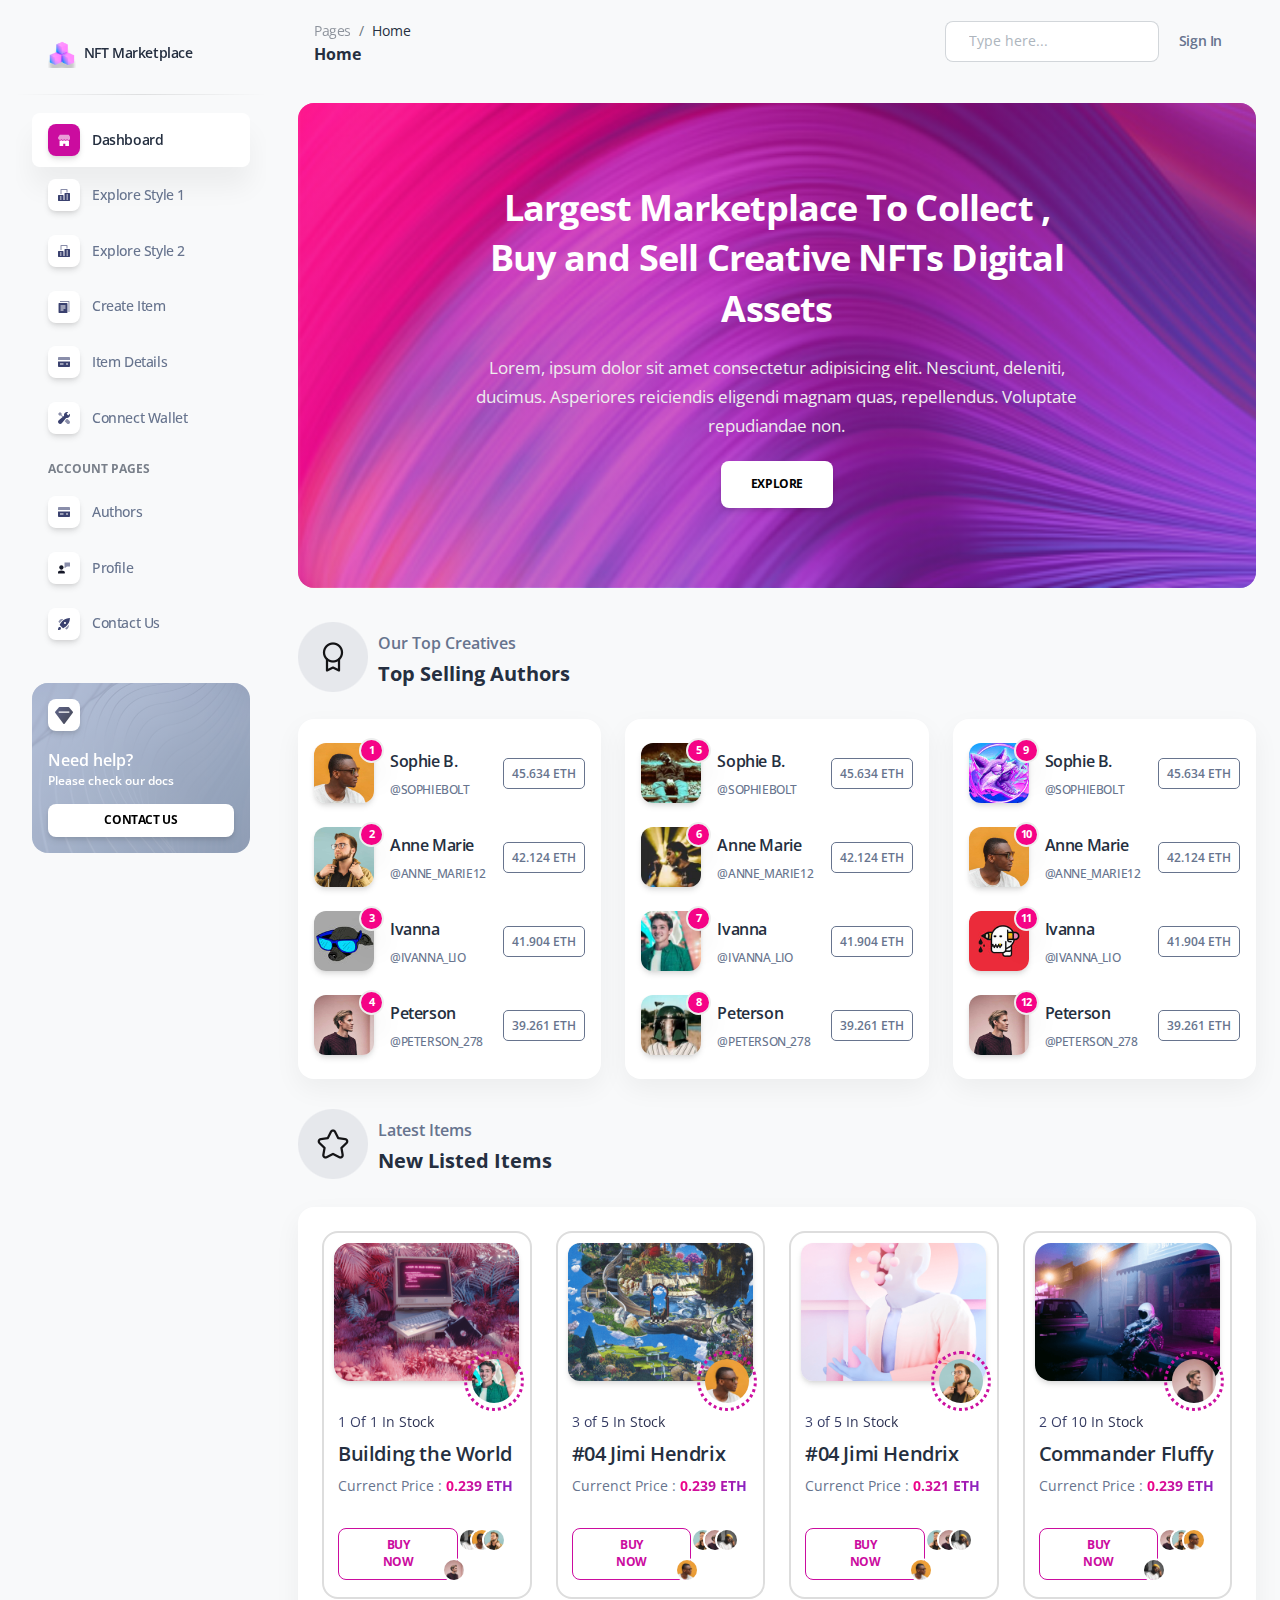
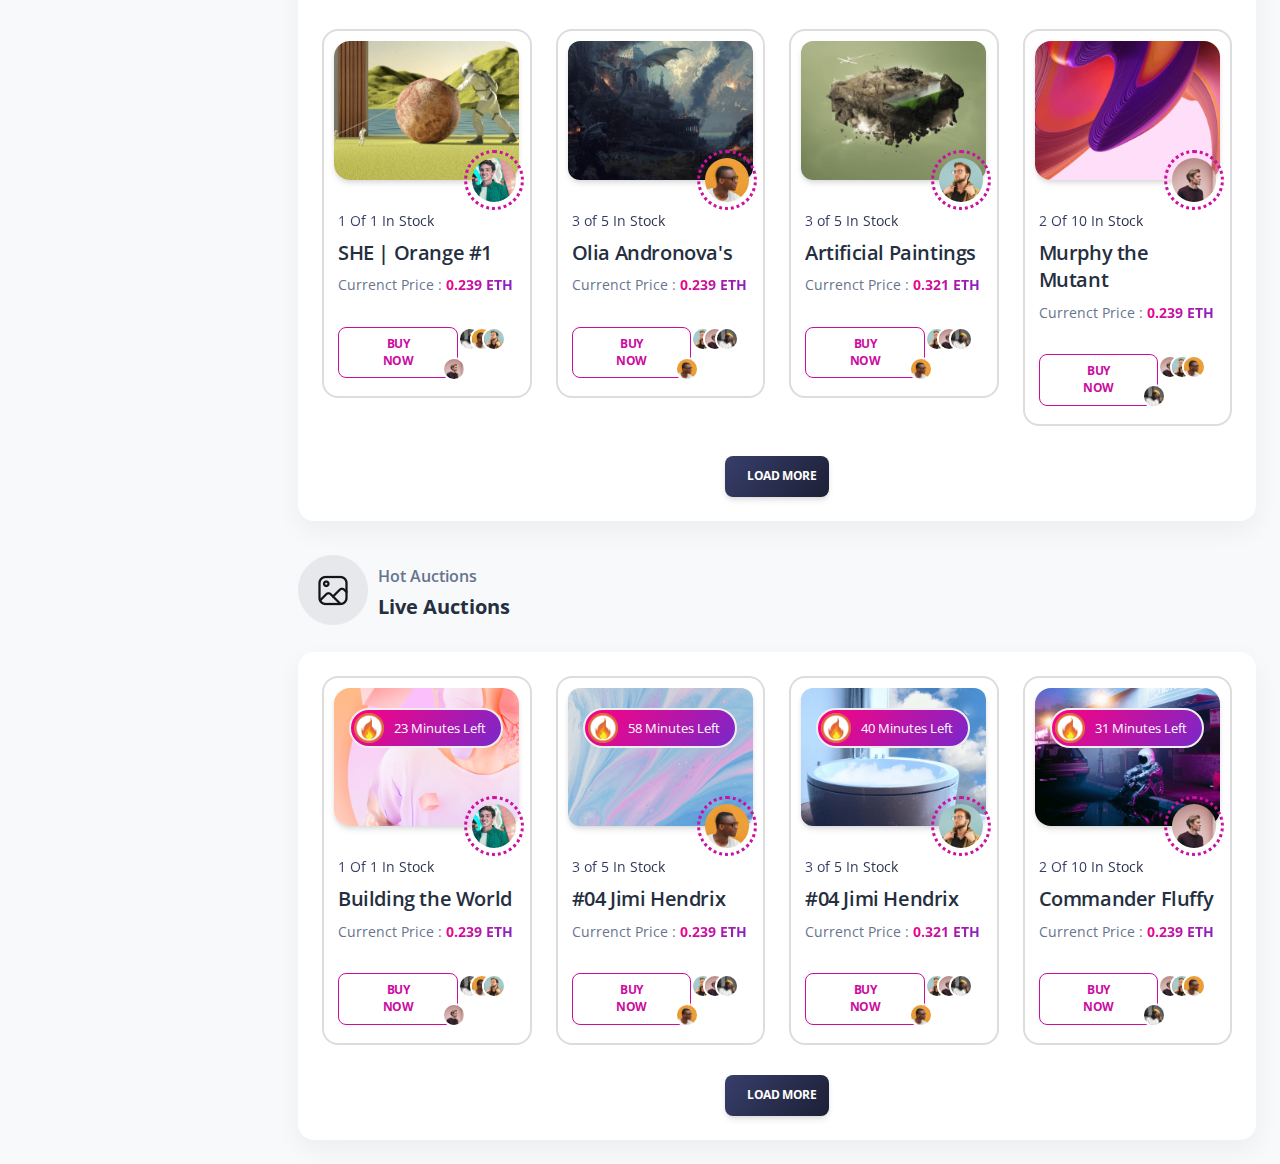
<file: index.html>
<!DOCTYPE html>
<html lang="en">

<head>
  <meta charset="utf-8" />
  <meta name="viewport" content="width=device-width, initial-scale=1, shrink-to-fit=no">
  <link rel="apple-touch-icon" sizes="76x76" href="assets/img/apple-icon.png">
  <link rel="icon" type="image/png" href="assets/img/favicon.png">
  <title>
    NFT Marketplace
  </title>
  <!--     Fonts and icons     -->
  <link href="https://fonts.googleapis.com/css?family=Open+Sans:300,400,600,700" rel="stylesheet" />
  <!-- Nucleo Icons -->
  <link href="assets/css/nucleo-icons.css" rel="stylesheet" />
  <link href="assets/css/nucleo-svg.css" rel="stylesheet" />
  <!-- Font Awesome Icons -->
  <!-- <script src="assets/js/fontawesome.js"></script> -->
  <link href="assets/css/nucleo-svg.css" rel="stylesheet" />
  <!-- CSS Files -->
  <link href="assets/css/bootstrap.css" rel="stylesheet" />
  <link href="assets/css/style.css" rel="stylesheet" />
</head>

<body class="g-sidenav-show  bg-gray-100">
  <aside class="sidenav navbar navbar-vertical navbar-expand-xs border-0 border-radius-xl my-3 fixed-left ms-3" id="sidenav-main">
    <div class="sidenav-header">
      <i class="fas fa-times p-3 cursor-pointer text-secondary opacity-5 position-absolute right-0 top-0 d-none d-xl-none" aria-hidden="true" id="iconSidenav"></i>
      <a class="navbar-brand m-0" href="index.html">
        <img src="assets/img/logo-ct.png" class="navbar-brand-img h-100 w-15" alt="...">
        <span class="ms-1 font-weight-bold">NFT Marketplace</span>
      </a>
    </div>
    <hr class="horizontal dark mt-0">
    <div class="collapse navbar-collapse  w-auto" id="sidenav-collapse-main">
      <ul class="navbar-nav">
        <li class="nav-item">
          <a class="nav-link  active" href="index.html">
            <div class="icon icon-shape icon-sm shadow border-radius-md bg-white text-center me-2 d-flex align-items-center justify-content-center">
              <svg width="12px" height="12px" viewBox="0 0 45 40" version="1.1" xmlns="http://www.w3.org/2000/svg" xmlns:xlink="http://www.w3.org/1999/xlink">
                <title>shop </title>
                <g  stroke="none" stroke-width="1" fill="none" fill-rule="evenodd">
                  <g  transform="translate(-1716.000000, -439.000000)" fill="#FFFFFF" fill-rule="nonzero">
                    <g  transform="translate(1716.000000, 291.000000)">
                      <g id="shop-" transform="translate(0.000000, 148.000000)">
                        <path class="color-background" d="M46.7199583,10.7414583 L40.8449583,0.949791667 C40.4909749,0.360605034 39.8540131,0 39.1666667,0 L7.83333333,0 C7.1459869,0 6.50902508,0.360605034 6.15504167,0.949791667 L0.280041667,10.7414583 C0.0969176761,11.0460037 -1.23209662e-05,11.3946378 -1.23209662e-05,11.75 C-0.00758042603,16.0663731 3.48367543,19.5725301 7.80004167,19.5833333 L7.81570833,19.5833333 C9.75003686,19.5882688 11.6168794,18.8726691 13.0522917,17.5760417 C16.0171492,20.2556967 20.5292675,20.2556967 23.494125,17.5760417 C26.4604562,20.2616016 30.9794188,20.2616016 33.94575,17.5760417 C36.2421905,19.6477597 39.5441143,20.1708521 42.3684437,18.9103691 C45.1927731,17.649886 47.0084685,14.8428276 47.0000295,11.75 C47.0000295,11.3946378 46.9030823,11.0460037 46.7199583,10.7414583 Z"  opacity="0.598981585"></path>
                        <path class="color-background" d="M39.198,22.4912623 C37.3776246,22.4928106 35.5817531,22.0149171 33.951625,21.0951667 L33.92225,21.1107282 C31.1430221,22.6838032 27.9255001,22.9318916 24.9844167,21.7998837 C24.4750389,21.605469 23.9777983,21.3722567 23.4960833,21.1018359 L23.4745417,21.1129513 C20.6961809,22.6871153 17.4786145,22.9344611 14.5386667,21.7998837 C14.029926,21.6054643 13.533337,21.3722507 13.0522917,21.1018359 C11.4250962,22.0190609 9.63246555,22.4947009 7.81570833,22.4912623 C7.16510551,22.4842162 6.51607673,22.4173045 5.875,22.2911849 L5.875,44.7220845 C5.875,45.9498589 6.7517757,46.9451667 7.83333333,46.9451667 L19.5833333,46.9451667 L19.5833333,33.6066734 L27.4166667,33.6066734 L27.4166667,46.9451667 L39.1666667,46.9451667 C40.2482243,46.9451667 41.125,45.9498589 41.125,44.7220845 L41.125,22.2822926 C40.4887822,22.4116582 39.8442868,22.4815492 39.198,22.4912623 Z" ></path>
                      </g>
                    </g>
                  </g>
                </g>
              </svg>
            </div>
            <span class="nav-link-text ms-1">Dashboard</span>
          </a>
        </li>
        <li class="nav-item">
          <a class="nav-link  " href="explore.html">
            <div class="icon icon-shape icon-sm shadow border-radius-md bg-white text-center me-2 d-flex align-items-center justify-content-center">
              <svg width="12px" height="12px" viewBox="0 0 42 42" version="1.1" xmlns="http://www.w3.org/2000/svg" xmlns:xlink="http://www.w3.org/1999/xlink">
                <title>office</title>
                <g  stroke="none" stroke-width="1" fill="none" fill-rule="evenodd">
                  <g  transform="translate(-1869.000000, -293.000000)" fill="#FFFFFF" fill-rule="nonzero">
                    <g  transform="translate(1716.000000, 291.000000)">
                      <g  transform="translate(153.000000, 2.000000)">
                        <path class="color-background" d="M12.25,17.5 L8.75,17.5 L8.75,1.75 C8.75,0.78225 9.53225,0 10.5,0 L31.5,0 C32.46775,0 33.25,0.78225 33.25,1.75 L33.25,12.25 L29.75,12.25 L29.75,3.5 L12.25,3.5 L12.25,17.5 Z"  opacity="0.6"></path>
                        <path class="color-background" d="M40.25,14 L24.5,14 C23.53225,14 22.75,14.78225 22.75,15.75 L22.75,38.5 L19.25,38.5 L19.25,22.75 C19.25,21.78225 18.46775,21 17.5,21 L1.75,21 C0.78225,21 0,21.78225 0,22.75 L0,40.25 C0,41.21775 0.78225,42 1.75,42 L40.25,42 C41.21775,42 42,41.21775 42,40.25 L42,15.75 C42,14.78225 41.21775,14 40.25,14 Z M12.25,36.75 L7,36.75 L7,33.25 L12.25,33.25 L12.25,36.75 Z M12.25,29.75 L7,29.75 L7,26.25 L12.25,26.25 L12.25,29.75 Z M35,36.75 L29.75,36.75 L29.75,33.25 L35,33.25 L35,36.75 Z M35,29.75 L29.75,29.75 L29.75,26.25 L35,26.25 L35,29.75 Z M35,22.75 L29.75,22.75 L29.75,19.25 L35,19.25 L35,22.75 Z" ></path>
                      </g>
                    </g>
                  </g>
                </g>
              </svg>
            </div>
            <span class="nav-link-text ms-1">Explore Style 1</span>
          </a>
        </li>
        <li class="nav-item">
          <a class="nav-link " href="explore-2.html">
            <div class="icon icon-shape icon-sm shadow border-radius-md bg-white text-center me-2 d-flex align-items-center justify-content-center">
              <svg width="12px" height="12px" viewBox="0 0 42 42" version="1.1" xmlns="http://www.w3.org/2000/svg" xmlns:xlink="http://www.w3.org/1999/xlink">
                <title>office</title>
                <g  stroke="none" stroke-width="1" fill="none" fill-rule="evenodd">
                  <g  transform="translate(-1869.000000, -293.000000)" fill="#FFFFFF" fill-rule="nonzero">
                    <g  transform="translate(1716.000000, 291.000000)">
                      <g  transform="translate(153.000000, 2.000000)">
                        <path class="color-background" d="M12.25,17.5 L8.75,17.5 L8.75,1.75 C8.75,0.78225 9.53225,0 10.5,0 L31.5,0 C32.46775,0 33.25,0.78225 33.25,1.75 L33.25,12.25 L29.75,12.25 L29.75,3.5 L12.25,3.5 L12.25,17.5 Z"  opacity="0.6"></path>
                        <path class="color-background" d="M40.25,14 L24.5,14 C23.53225,14 22.75,14.78225 22.75,15.75 L22.75,38.5 L19.25,38.5 L19.25,22.75 C19.25,21.78225 18.46775,21 17.5,21 L1.75,21 C0.78225,21 0,21.78225 0,22.75 L0,40.25 C0,41.21775 0.78225,42 1.75,42 L40.25,42 C41.21775,42 42,41.21775 42,40.25 L42,15.75 C42,14.78225 41.21775,14 40.25,14 Z M12.25,36.75 L7,36.75 L7,33.25 L12.25,33.25 L12.25,36.75 Z M12.25,29.75 L7,29.75 L7,26.25 L12.25,26.25 L12.25,29.75 Z M35,36.75 L29.75,36.75 L29.75,33.25 L35,33.25 L35,36.75 Z M35,29.75 L29.75,29.75 L29.75,26.25 L35,26.25 L35,29.75 Z M35,22.75 L29.75,22.75 L29.75,19.25 L35,19.25 L35,22.75 Z" ></path>
                      </g>
                    </g>
                  </g>
                </g>
              </svg>
            </div>
            <span class="nav-link-text ms-1">Explore Style 2</span>
          </a>
        </li>
        <li class="nav-item">
          <a class="nav-link  " href="create-item.html">
            <div class="icon icon-shape icon-sm shadow border-radius-md bg-white text-center me-2 d-flex align-items-center justify-content-center">
              <svg width="12px" height="12px" viewBox="0 0 40 44" version="1.1" xmlns="http://www.w3.org/2000/svg" xmlns:xlink="http://www.w3.org/1999/xlink">
                <title>document</title>
                <g  stroke="none" stroke-width="1" fill="none" fill-rule="evenodd">
                  <g  transform="translate(-1870.000000, -591.000000)" fill="#FFFFFF" fill-rule="nonzero">
                    <g  transform="translate(1716.000000, 291.000000)">
                      <g  transform="translate(154.000000, 300.000000)">
                        <path class="color-background" d="M40,40 L36.3636364,40 L36.3636364,3.63636364 L5.45454545,3.63636364 L5.45454545,0 L38.1818182,0 C39.1854545,0 40,0.814545455 40,1.81818182 L40,40 Z"  opacity="0.603585379"></path>
                        <path class="color-background" d="M30.9090909,7.27272727 L1.81818182,7.27272727 C0.814545455,7.27272727 0,8.08727273 0,9.09090909 L0,41.8181818 C0,42.8218182 0.814545455,43.6363636 1.81818182,43.6363636 L30.9090909,43.6363636 C31.9127273,43.6363636 32.7272727,42.8218182 32.7272727,41.8181818 L32.7272727,9.09090909 C32.7272727,8.08727273 31.9127273,7.27272727 30.9090909,7.27272727 Z M18.1818182,34.5454545 L7.27272727,34.5454545 L7.27272727,30.9090909 L18.1818182,30.9090909 L18.1818182,34.5454545 Z M25.4545455,27.2727273 L7.27272727,27.2727273 L7.27272727,23.6363636 L25.4545455,23.6363636 L25.4545455,27.2727273 Z M25.4545455,20 L7.27272727,20 L7.27272727,16.3636364 L25.4545455,16.3636364 L25.4545455,20 Z" ></path>
                      </g>
                    </g>
                  </g>
                </g>
              </svg>
            </div>
            <span class="nav-link-text ms-1">Create Item</span>
          </a>
        </li>
        <li class="nav-item">
          <a class="nav-link " href="item-details.html">
            <div class="icon icon-shape icon-sm shadow border-radius-md bg-white text-center me-2 d-flex align-items-center justify-content-center">
              <svg width="12px" height="12px" viewBox="0 0 43 36" version="1.1" xmlns="http://www.w3.org/2000/svg" xmlns:xlink="http://www.w3.org/1999/xlink">
                <title>credit-card</title>
                <g  stroke="none" stroke-width="1" fill="none" fill-rule="evenodd">
                  <g  transform="translate(-2169.000000, -745.000000)" fill="#FFFFFF" fill-rule="nonzero">
                    <g  transform="translate(1716.000000, 291.000000)">
                      <g  transform="translate(453.000000, 454.000000)">
                        <path class="color-background" d="M43,10.7482083 L43,3.58333333 C43,1.60354167 41.3964583,0 39.4166667,0 L3.58333333,0 C1.60354167,0 0,1.60354167 0,3.58333333 L0,10.7482083 L43,10.7482083 Z"  opacity="0.593633743"></path>
                        <path class="color-background" d="M0,16.125 L0,32.25 C0,34.2297917 1.60354167,35.8333333 3.58333333,35.8333333 L39.4166667,35.8333333 C41.3964583,35.8333333 43,34.2297917 43,32.25 L43,16.125 L0,16.125 Z M19.7083333,26.875 L7.16666667,26.875 L7.16666667,23.2916667 L19.7083333,23.2916667 L19.7083333,26.875 Z M35.8333333,26.875 L28.6666667,26.875 L28.6666667,23.2916667 L35.8333333,23.2916667 L35.8333333,26.875 Z" ></path>
                      </g>
                    </g>
                  </g>
                </g>
              </svg>
            </div>
            <span class="nav-link-text ms-1">Item Details</span>
          </a>
        </li>
        <li class="nav-item">
          <a class="nav-link  " href="connect-wallet.html">
            <div class="icon icon-shape icon-sm shadow border-radius-md bg-white text-center me-2 d-flex align-items-center justify-content-center">
              <svg width="12px" height="12px" viewBox="0 0 40 40" version="1.1" xmlns="http://www.w3.org/2000/svg" xmlns:xlink="http://www.w3.org/1999/xlink">
                <title>settings</title>
                <g  stroke="none" stroke-width="1" fill="none" fill-rule="evenodd">
                  <g  transform="translate(-2020.000000, -442.000000)" fill="#FFFFFF" fill-rule="nonzero">
                    <g  transform="translate(1716.000000, 291.000000)">
                      <g id="settings" transform="translate(304.000000, 151.000000)">
                        <polygon class="color-background"  opacity="0.596981957" points="18.0883333 15.7316667 11.1783333 8.82166667 13.3333333 6.66666667 6.66666667 0 0 6.66666667 6.66666667 13.3333333 8.82166667 11.1783333 15.315 17.6716667"></polygon>
                        <path class="color-background" d="M31.5666667,23.2333333 C31.0516667,23.2933333 30.53,23.3333333 30,23.3333333 C29.4916667,23.3333333 28.9866667,23.3033333 28.48,23.245 L22.4116667,30.7433333 L29.9416667,38.2733333 C32.2433333,40.575 35.9733333,40.575 38.275,38.2733333 L38.275,38.2733333 C40.5766667,35.9716667 40.5766667,32.2416667 38.275,29.94 L31.5666667,23.2333333 Z"  opacity="0.596981957"></path>
                        <path class="color-background" d="M33.785,11.285 L28.715,6.215 L34.0616667,0.868333333 C32.82,0.315 31.4483333,0 30,0 C24.4766667,0 20,4.47666667 20,10 C20,10.99 20.1483333,11.9433333 20.4166667,12.8466667 L2.435,27.3966667 C0.95,28.7083333 0.0633333333,30.595 0.00333333333,32.5733333 C-0.0583333333,34.5533333 0.71,36.4916667 2.11,37.89 C3.47,39.2516667 5.27833333,40 7.20166667,40 C9.26666667,40 11.2366667,39.1133333 12.6033333,37.565 L27.1533333,19.5833333 C28.0566667,19.8516667 29.01,20 30,20 C35.5233333,20 40,15.5233333 40,10 C40,8.55166667 39.685,7.18 39.1316667,5.93666667 L33.785,11.285 Z" ></path>
                      </g>
                    </g>
                  </g>
                </g>
              </svg>
            </div>
            <span class="nav-link-text ms-1">Connect Wallet</span>
          </a>
        </li>
        <li class="nav-item mt-3">
          <h6 class="ps-4 ms-2 text-uppercase text-xs font-weight-bolder opacity-6">Account pages</h6>
        </li>
        <li class="nav-item">
          <a class="nav-link " href="authors.html">
            <div class="icon icon-shape icon-sm shadow border-radius-md bg-white text-center me-2 d-flex align-items-center justify-content-center">
              <svg width="12px" height="12px" viewBox="0 0 43 36" version="1.1" xmlns="http://www.w3.org/2000/svg" xmlns:xlink="http://www.w3.org/1999/xlink">
                <title>credit-card</title>
                <g  stroke="none" stroke-width="1" fill="none" fill-rule="evenodd">
                  <g  transform="translate(-2169.000000, -745.000000)" fill="#FFFFFF" fill-rule="nonzero">
                    <g  transform="translate(1716.000000, 291.000000)">
                      <g  transform="translate(453.000000, 454.000000)">
                        <path class="color-background" d="M43,10.7482083 L43,3.58333333 C43,1.60354167 41.3964583,0 39.4166667,0 L3.58333333,0 C1.60354167,0 0,1.60354167 0,3.58333333 L0,10.7482083 L43,10.7482083 Z"  opacity="0.593633743"></path>
                        <path class="color-background" d="M0,16.125 L0,32.25 C0,34.2297917 1.60354167,35.8333333 3.58333333,35.8333333 L39.4166667,35.8333333 C41.3964583,35.8333333 43,34.2297917 43,32.25 L43,16.125 L0,16.125 Z M19.7083333,26.875 L7.16666667,26.875 L7.16666667,23.2916667 L19.7083333,23.2916667 L19.7083333,26.875 Z M35.8333333,26.875 L28.6666667,26.875 L28.6666667,23.2916667 L35.8333333,23.2916667 L35.8333333,26.875 Z" ></path>
                      </g>
                    </g>
                  </g>
                </g>
              </svg>
            </div>
            <span class="nav-link-text ms-1">Authors</span>
          </a>
        </li>
        <li class="nav-item">
          <a class="nav-link  " href="profile.html">
            <div class="icon icon-shape icon-sm shadow border-radius-md bg-white text-center me-2 d-flex align-items-center justify-content-center">
              <svg width="12px" height="12px" viewBox="0 0 46 42" version="1.1" xmlns="http://www.w3.org/2000/svg" xmlns:xlink="http://www.w3.org/1999/xlink">
                <title>customer-support</title>
                <g  stroke="none" stroke-width="1" fill="none" fill-rule="evenodd">
                  <g  transform="translate(-1717.000000, -291.000000)" fill="#FFFFFF" fill-rule="nonzero">
                    <g  transform="translate(1716.000000, 291.000000)">
                      <g id="customer-support" transform="translate(1.000000, 0.000000)">
                        <path class="color-background" d="M45,0 L26,0 C25.447,0 25,0.447 25,1 L25,20 C25,20.379 25.214,20.725 25.553,20.895 C25.694,20.965 25.848,21 26,21 C26.212,21 26.424,20.933 26.6,20.8 L34.333,15 L45,15 C45.553,15 46,14.553 46,14 L46,1 C46,0.447 45.553,0 45,0 Z"  opacity="0.59858631"></path>
                        <path class="color-foreground" d="M22.883,32.86 C20.761,32.012 17.324,31 13,31 C8.676,31 5.239,32.012 3.116,32.86 C1.224,33.619 0,35.438 0,37.494 L0,41 C0,41.553 0.447,42 1,42 L25,42 C25.553,42 26,41.553 26,41 L26,37.494 C26,35.438 24.776,33.619 22.883,32.86 Z" ></path>
                        <path class="color-foreground" d="M13,28 C17.432,28 21,22.529 21,18 C21,13.589 17.411,10 13,10 C8.589,10 5,13.589 5,18 C5,22.529 8.568,28 13,28 Z" ></path>
                      </g>
                    </g>
                  </g>
                </g>
              </svg>
            </div>
            <span class="nav-link-text ms-1">Profile</span>
          </a>
        </li>
        <li class="nav-item">
          <a class="nav-link  " href="contact.html">
            <div class="icon icon-shape icon-sm shadow border-radius-md bg-white text-center me-2 d-flex align-items-center justify-content-center">
              <svg width="12px" height="20px" viewBox="0 0 40 40" version="1.1" xmlns="http://www.w3.org/2000/svg" xmlns:xlink="http://www.w3.org/1999/xlink">
                <title>spaceship</title>
                <g  stroke="none" stroke-width="1" fill="none" fill-rule="evenodd">
                  <g  transform="translate(-1720.000000, -592.000000)" fill="#FFFFFF" fill-rule="nonzero">
                    <g  transform="translate(1716.000000, 291.000000)">
                      <g  transform="translate(4.000000, 301.000000)">
                        <path class="color-background" d="M39.3,0.706666667 C38.9660984,0.370464027 38.5048767,0.192278529 38.0316667,0.216666667 C14.6516667,1.43666667 6.015,22.2633333 5.93166667,22.4733333 C5.68236407,23.0926189 5.82664679,23.8009159 6.29833333,24.2733333 L15.7266667,33.7016667 C16.2013871,34.1756798 16.9140329,34.3188658 17.535,34.065 C17.7433333,33.98 38.4583333,25.2466667 39.7816667,1.97666667 C39.8087196,1.50414529 39.6335979,1.04240574 39.3,0.706666667 Z M25.69,19.0233333 C24.7367525,19.9768687 23.3029475,20.2622391 22.0572426,19.7463614 C20.8115377,19.2304837 19.9992882,18.0149658 19.9992882,16.6666667 C19.9992882,15.3183676 20.8115377,14.1028496 22.0572426,13.5869719 C23.3029475,13.0710943 24.7367525,13.3564646 25.69,14.31 C26.9912731,15.6116662 26.9912731,17.7216672 25.69,19.0233333 L25.69,19.0233333 Z" ></path>
                        <path class="color-background" d="M1.855,31.4066667 C3.05106558,30.2024182 4.79973884,29.7296005 6.43969145,30.1670277 C8.07964407,30.6044549 9.36054508,31.8853559 9.7979723,33.5253085 C10.2353995,35.1652612 9.76258177,36.9139344 8.55833333,38.11 C6.70666667,39.9616667 0,40 0,40 C0,40 0,33.2566667 1.855,31.4066667 Z" ></path>
                        <path class="color-background" d="M17.2616667,3.90166667 C12.4943643,3.07192755 7.62174065,4.61673894 4.20333333,8.04166667 C3.31200265,8.94126033 2.53706177,9.94913142 1.89666667,11.0416667 C1.5109569,11.6966059 1.61721591,12.5295394 2.155,13.0666667 L5.47,16.3833333 C8.55036617,11.4946947 12.5559074,7.25476565 17.2616667,3.90166667 L17.2616667,3.90166667 Z"  opacity="0.598539807"></path>
                        <path class="color-background" d="M36.0983333,22.7383333 C36.9280725,27.5056357 35.3832611,32.3782594 31.9583333,35.7966667 C31.0587397,36.6879974 30.0508686,37.4629382 28.9583333,38.1033333 C28.3033941,38.4890431 27.4704606,38.3827841 26.9333333,37.845 L23.6166667,34.53 C28.5053053,31.4496338 32.7452344,27.4440926 36.0983333,22.7383333 L36.0983333,22.7383333 Z"  opacity="0.598539807"></path>
                      </g>
                    </g>
                  </g>
                </g>
              </svg>
            </div>
            <span class="nav-link-text ms-1">Contact Us</span>
          </a>
        </li>
        <li class="nav-item">
          <a class="nav-link  " href="sign-in.html">
            <div class="icon icon-shape icon-sm shadow border-radius-md bg-white text-center me-2 d-flex align-items-center justify-content-center">
              <svg width="12px" height="12px" viewBox="0 0 40 44" version="1.1" xmlns="http://www.w3.org/2000/svg" xmlns:xlink="http://www.w3.org/1999/xlink">
                <title>document</title>
                <g  stroke="none" stroke-width="1" fill="none" fill-rule="evenodd">
                  <g  transform="translate(-1870.000000, -591.000000)" fill="#FFFFFF" fill-rule="nonzero">
                    <g  transform="translate(1716.000000, 291.000000)">
                      <g  transform="translate(154.000000, 300.000000)">
                        <path class="color-background" d="M40,40 L36.3636364,40 L36.3636364,3.63636364 L5.45454545,3.63636364 L5.45454545,0 L38.1818182,0 C39.1854545,0 40,0.814545455 40,1.81818182 L40,40 Z"  opacity="0.603585379"></path>
                        <path class="color-background" d="M30.9090909,7.27272727 L1.81818182,7.27272727 C0.814545455,7.27272727 0,8.08727273 0,9.09090909 L0,41.8181818 C0,42.8218182 0.814545455,43.6363636 1.81818182,43.6363636 L30.9090909,43.6363636 C31.9127273,43.6363636 32.7272727,42.8218182 32.7272727,41.8181818 L32.7272727,9.09090909 C32.7272727,8.08727273 31.9127273,7.27272727 30.9090909,7.27272727 Z M18.1818182,34.5454545 L7.27272727,34.5454545 L7.27272727,30.9090909 L18.1818182,30.9090909 L18.1818182,34.5454545 Z M25.4545455,27.2727273 L7.27272727,27.2727273 L7.27272727,23.6363636 L25.4545455,23.6363636 L25.4545455,27.2727273 Z M25.4545455,20 L7.27272727,20 L7.27272727,16.3636364 L25.4545455,16.3636364 L25.4545455,20 Z" ></path>
                      </g>
                    </g>
                  </g>
                </g>
              </svg>
            </div>
            <span class="nav-link-text ms-1">Sign In</span>
          </a>
        </li>
        <li class="nav-item">
          <a class="nav-link  " href="sign-up.html">
            <div class="icon icon-shape icon-sm shadow border-radius-md bg-white text-center me-2 d-flex align-items-center justify-content-center">
              <svg width="12px" height="20px" viewBox="0 0 40 40" version="1.1" xmlns="http://www.w3.org/2000/svg" xmlns:xlink="http://www.w3.org/1999/xlink">
                <title>spaceship</title>
                <g  stroke="none" stroke-width="1" fill="none" fill-rule="evenodd">
                  <g  transform="translate(-1720.000000, -592.000000)" fill="#FFFFFF" fill-rule="nonzero">
                    <g  transform="translate(1716.000000, 291.000000)">
                      <g  transform="translate(4.000000, 301.000000)">
                        <path class="color-background" d="M39.3,0.706666667 C38.9660984,0.370464027 38.5048767,0.192278529 38.0316667,0.216666667 C14.6516667,1.43666667 6.015,22.2633333 5.93166667,22.4733333 C5.68236407,23.0926189 5.82664679,23.8009159 6.29833333,24.2733333 L15.7266667,33.7016667 C16.2013871,34.1756798 16.9140329,34.3188658 17.535,34.065 C17.7433333,33.98 38.4583333,25.2466667 39.7816667,1.97666667 C39.8087196,1.50414529 39.6335979,1.04240574 39.3,0.706666667 Z M25.69,19.0233333 C24.7367525,19.9768687 23.3029475,20.2622391 22.0572426,19.7463614 C20.8115377,19.2304837 19.9992882,18.0149658 19.9992882,16.6666667 C19.9992882,15.3183676 20.8115377,14.1028496 22.0572426,13.5869719 C23.3029475,13.0710943 24.7367525,13.3564646 25.69,14.31 C26.9912731,15.6116662 26.9912731,17.7216672 25.69,19.0233333 L25.69,19.0233333 Z" ></path>
                        <path class="color-background" d="M1.855,31.4066667 C3.05106558,30.2024182 4.79973884,29.7296005 6.43969145,30.1670277 C8.07964407,30.6044549 9.36054508,31.8853559 9.7979723,33.5253085 C10.2353995,35.1652612 9.76258177,36.9139344 8.55833333,38.11 C6.70666667,39.9616667 0,40 0,40 C0,40 0,33.2566667 1.855,31.4066667 Z" ></path>
                        <path class="color-background" d="M17.2616667,3.90166667 C12.4943643,3.07192755 7.62174065,4.61673894 4.20333333,8.04166667 C3.31200265,8.94126033 2.53706177,9.94913142 1.89666667,11.0416667 C1.5109569,11.6966059 1.61721591,12.5295394 2.155,13.0666667 L5.47,16.3833333 C8.55036617,11.4946947 12.5559074,7.25476565 17.2616667,3.90166667 L17.2616667,3.90166667 Z"  opacity="0.598539807"></path>
                        <path class="color-background" d="M36.0983333,22.7383333 C36.9280725,27.5056357 35.3832611,32.3782594 31.9583333,35.7966667 C31.0587397,36.6879974 30.0508686,37.4629382 28.9583333,38.1033333 C28.3033941,38.4890431 27.4704606,38.3827841 26.9333333,37.845 L23.6166667,34.53 C28.5053053,31.4496338 32.7452344,27.4440926 36.0983333,22.7383333 L36.0983333,22.7383333 Z"  opacity="0.598539807"></path>
                      </g>
                    </g>
                  </g>
                </g>
              </svg>
            </div>
            <span class="nav-link-text ms-1">Sign Up</span>
          </a>
        </li>
      </ul>
    </div>
    <div class="sidenav-footer mx-3 mt-3 pt-3">
      <div class="card card-background shadow-none card-background-mask-secondary" id="sidenavCard">
        <div class="full-background" style="background-image: url('assets/img/curved-images/white-curved.jpeg')"></div>
        <div class="card-body text-left p-3 w-100">
          <div class="icon icon-shape icon-sm bg-white shadow text-center mb-3 d-flex align-items-center justify-content-center border-radius-md">
            <i class="ni ni-diamond text-dark text-gradient text-lg top-0" aria-hidden="true" ></i>
          </div>
          <h6 class="text-white up mb-0">Need help?</h6>
          <p class="text-xs font-weight-bold">Please check our docs</p>
          <a href="contact.html" class="btn btn-white btn-sm w-100 mb-0">Contact Us</a>
        </div>
      </div>
    </div>
  </aside>

  <main class="main-content mt-1 border-radius-lg">
    <!-- Navbar -->
    <nav class="navbar navbar-main navbar-expand-lg px-0 mx-4 shadow-none border-radius-xl" id="navbarBlur" >
      <div class="container-fluid py-1 px-3">
        <nav aria-label="breadcrumb">
          <ol class="breadcrumb bg-transparent mb-0 pb-0 pt-1 px-0 me-sm-6 me-5">
            <li class="breadcrumb-item text-sm"><a class="opacity-5 text-dark" href="javascript:;">Pages</a></li>
            <li class="breadcrumb-item text-sm text-dark active" aria-current="page">Home</li>
          </ol>
          <h6 class="font-weight-bolder mb-0">Home</h6>
        </nav>
        <div class="collapse navbar-collapse mt-sm-0 mt-2 me-md-0 me-sm-4" id="navbar">
          <div class="ms-md-auto pe-md-3 d-flex align-items-center">
            <div class="input-group">
              <span class="input-group-text text-body"><i class="fas fa-search" aria-hidden="true"></i></span>
              <input type="text" class="form-control" placeholder="Type here...">
            </div>
          </div>
          <ul class="navbar-nav  justify-content-end">
            <li class="nav-item d-flex align-items-center">
              <a href="sign-in.html" class="nav-link text-body font-weight-bold px-0">
                <i class="fa fa-user me-sm-1"></i>
                <span class="d-sm-inline d-none mr-10">Sign In</span>
              </a>
            </li>
            <li class="nav-item d-xl-none px-3 d-flex align-items-center">
              <a href="javascript:;" class="nav-link text-body p-0" id="iconNavbarSidenav">
                <div class="sidenav-toggler-inner">
                  <i class="sidenav-toggler-line"></i>
                  <i class="sidenav-toggler-line"></i>
                  <i class="sidenav-toggler-line"></i>
                </div>
              </a>
            </li>
            
            <li class="nav-item dropdown pe-2 d-flex align-items-center">
              <a href="javascript:;" class="nav-link text-body p-0" id="dropdownMenuButton" data-bs-toggle="dropdown" aria-expanded="false">
                <i class="fa fa-bell cursor-pointer"></i>
              </a>
              <ul class="dropdown-menu dropdown-menu-end px-2 py-3 me-sm-n4" aria-labelledby="dropdownMenuButton">
                <li class="mb-2">
                  <a class="dropdown-item border-radius-md" href="javascript:;">
                    <div class="d-flex py-1">
                      <div class="my-auto">
                        <img src="assets/img/team-2.jpg" alt="img" class="avatar avatar-sm  me-3 ">
                      </div>
                      <div class="d-flex flex-column justify-content-center">
                        <h6 class="text-sm font-weight-normal mb-1">
                          <span class="font-weight-bold">New message</span> from Laur
                        </h6>
                        <p class="text-xs text-secondary mb-0">
                          <i class="fa fa-clock me-1"></i>
                          13 minutes ago
                        </p>
                      </div>
                    </div>
                  </a>
                </li>
                <li class="mb-2">
                  <a class="dropdown-item border-radius-md" href="javascript:;">
                    <div class="d-flex py-1">
                      <div class="my-auto">
                        <img src="assets/img/small-logos/logo-spotify.svg" alt="img" class="avatar avatar-sm bg-gradient-dark  me-3 ">
                      </div>
                      <div class="d-flex flex-column justify-content-center">
                        <h6 class="text-sm font-weight-normal mb-1">
                          <span class="font-weight-bold">New album</span> by Travis Scott
                        </h6>
                        <p class="text-xs text-secondary mb-0">
                          <i class="fa fa-clock me-1"></i>
                          1 day
                        </p>
                      </div>
                    </div>
                  </a>
                </li>
                <li>
                  <a class="dropdown-item border-radius-md" href="javascript:;">
                    <div class="d-flex py-1">
                      <div class="avatar avatar-sm bg-gradient-secondary  me-3  my-auto">
                        <svg width="12px" height="12px" viewBox="0 0 43 36" version="1.1" xmlns="http://www.w3.org/2000/svg" xmlns:xlink="http://www.w3.org/1999/xlink">
                          <title>credit-card</title>
                          <g  stroke="none" stroke-width="1" fill="none" fill-rule="evenodd">
                            <g  transform="translate(-2169.000000, -745.000000)" fill="#FFFFFF" fill-rule="nonzero">
                              <g  transform="translate(1716.000000, 291.000000)">
                                <g  transform="translate(453.000000, 454.000000)">
                                  <path class="color-background" d="M43,10.7482083 L43,3.58333333 C43,1.60354167 41.3964583,0 39.4166667,0 L3.58333333,0 C1.60354167,0 0,1.60354167 0,3.58333333 L0,10.7482083 L43,10.7482083 Z"  opacity="0.593633743"></path>
                                  <path class="color-background" d="M0,16.125 L0,32.25 C0,34.2297917 1.60354167,35.8333333 3.58333333,35.8333333 L39.4166667,35.8333333 C41.3964583,35.8333333 43,34.2297917 43,32.25 L43,16.125 L0,16.125 Z M19.7083333,26.875 L7.16666667,26.875 L7.16666667,23.2916667 L19.7083333,23.2916667 L19.7083333,26.875 Z M35.8333333,26.875 L28.6666667,26.875 L28.6666667,23.2916667 L35.8333333,23.2916667 L35.8333333,26.875 Z" ></path>
                                </g>
                              </g>
                            </g>
                          </g>
                        </svg>
                      </div>
                      <div class="d-flex flex-column justify-content-center">
                        <h6 class="text-sm font-weight-normal mb-1">
                          Payment successfully completed
                        </h6>
                        <p class="text-xs text-secondary mb-0">
                          <i class="fa fa-clock me-1"></i>
                          2 days
                        </p>
                      </div>
                    </div>
                  </a>
                </li>
              </ul>
            </li>
          </ul>
        </div>
      </div>
    </nav>
    <!-- End Navbar -->
    <div class="container-fluid py-4">
      <div class="main-header">
        <div class="row">
          <div class="col-xl-8 offset-xl-2 col-lg-10 offset-lg-1 col-md-12">
            <div class="header-content">
              <h1>Largest Marketplace To Collect , Buy and Sell Creative NFTs Digital Assets</h1>
              <p>Lorem, ipsum dolor sit amet consectetur adipisicing elit. Nesciunt, deleniti, ducimus. Asperiores reiciendis eligendi magnam quas, repellendus. Voluptate repudiandae non.</p>
              <a href="explore.html" class="btn btn-white mb-0">Explore</a>
            </div>
          </div>
        </div>
      </div>
    </div>

    <div class="container-fluid">
      <div class="section-heading d-flex mt-10p">
        <div class="img-div mr-10"><img src="assets/img/icons/1.png" alt=""></div>
        <div class="d-flex flex-column h-100">
          <p class="mb-1 pt-2 text-bold">Our Top Creatives</p>
          <h5 class="font-weight-bolder">Top Selling Authors</h5>
        </div>
      </div>
    </div>

    <div class="container-fluid py-4 pb-0">
      <div class="row">
        
        <div class="col-12 col-xl-4 col-md-6 mb-30">
          <div class="card h-100">
            <div class="card-body p-3">
              <ul class="list-group">
                <li class="list-group-item border-0 d-flex align-items-center px-0 mb-2">
                  <a href="profile.html" class="avatar v2 me-3">
                    <span class="author-num">1</span>
                    <img src="assets/img/team-2.jpg" alt="kal" class="border-radius-lg shadow">
                  </a>
                  <div class="d-flex align-items-start flex-column justify-content-center">
                    <a href="profile.html"><h6 class="author-name">Sophie B.</h6></a>
                    <a class="btn btn-link autho-link" href="profile.html">@SophieBolt</a>
                  </div>
                  <span class="auth-earning ms-auto">45.634 ETH</span>
                </li>
                <li class="list-group-item border-0 d-flex align-items-center px-0 mb-2">
                  <a href="profile.html" class="avatar v2 me-3">
                    <span class="author-num">2</span>
                    <img src="assets/img/team-3.jpg" alt="kal" class="border-radius-lg shadow">
                  </a>
                  <div class="d-flex align-items-start flex-column justify-content-center">
                    <a href="profile.html"><h6 class="author-name">Anne Marie</h6></a>
                    <a class="btn btn-link autho-link" href="profile.html">@Anne_Marie12</a>
                  </div>
                  <span class="auth-earning ms-auto">42.124 ETH</span>
                </li>
                <li class="list-group-item border-0 d-flex align-items-center px-0 mb-2">
                  <a href="profile.html" class="avatar v2 me-3">
                    <span class="author-num">3</span>
                    <img src="assets/img/authors/5.jpg" alt="kal" class="border-radius-lg shadow">
                  </a>
                  <div class="d-flex align-items-start flex-column justify-content-center">
                    <a href="profile.html"><h6 class="author-name">Ivanna</h6></a>
                    <a class="btn btn-link autho-link" href="profile.html">@Ivanna_lio</a>
                  </div>
                  <span class="auth-earning ms-auto">41.904 ETH</span>
                </li>
                <li class="list-group-item border-0 d-flex align-items-center px-0 mb-0">
                  <a href="profile.html" class="avatar v2 me-3">
                    <span class="author-num">4</span>
                    <img src="assets/img/team-4.jpg" alt="kal" class="border-radius-lg shadow">
                  </a>
                  <div class="d-flex align-items-start flex-column justify-content-center">
                    <a href="profile.html"><h6 class="author-name">Peterson</h6></a>
                    <a class="btn btn-link autho-link" href="profile.html">@Peterson_278</a>
                  </div>
                  <span class="auth-earning ms-auto">39.261 ETH</span>
                </li>
                
              </ul>
            </div>
          </div>
        </div>
        <div class="col-12 col-xl-4 col-md-6 mb-30">
          <div class="card h-100">
            <div class="card-body p-3">
              <ul class="list-group">
                <li class="list-group-item border-0 d-flex align-items-center px-0 mb-2">
                  <a href="profile.html" class="avatar v2 me-3">
                    <span class="author-num">5</span>
                    <img src="assets/img/authors/1.jpg" alt="kal" class="border-radius-lg shadow">
                  </a>
                  <div class="d-flex align-items-start flex-column justify-content-center">
                    <a href="profile.html"><h6 class="author-name">Sophie B.</h6></a>
                    <a class="btn btn-link autho-link" href="profile.html">@SophieBolt</a>
                  </div>
                  <span class="auth-earning ms-auto">45.634 ETH</span>
                </li>
                <li class="list-group-item border-0 d-flex align-items-center px-0 mb-2">
                  <a href="profile.html" class="avatar v2 me-3">
                    <span class="author-num">6</span>
                    <img src="assets/img/authors/2.jpg" alt="kal" class="border-radius-lg shadow">
                  </a>
                  <div class="d-flex align-items-start flex-column justify-content-center">
                    <a href="profile.html"><h6 class="author-name">Anne Marie</h6></a>
                    <a class="btn btn-link autho-link" href="profile.html">@Anne_Marie12</a>
                  </div>
                  <span class="auth-earning ms-auto">42.124 ETH</span>
                </li>
                <li class="list-group-item border-0 d-flex align-items-center px-0 mb-2">
                  <a href="profile.html" class="avatar v2 me-3">
                    <span class="author-num">7</span>
                    <img src="assets/img/authors/3.jpg" alt="kal" class="border-radius-lg shadow">
                  </a>
                  <div class="d-flex align-items-start flex-column justify-content-center">
                    <a href="profile.html"><h6 class="author-name">Ivanna</h6></a>
                    <a class="btn btn-link autho-link" href="profile.html">@Ivanna_lio</a>
                  </div>
                  <span class="auth-earning ms-auto">41.904 ETH</span>
                </li>
                <li class="list-group-item border-0 d-flex align-items-center px-0 mb-0">
                  <a href="profile.html" class="avatar v2 me-3">
                    <span class="author-num">8</span>
                    <img src="assets/img/authors/4.jpg" alt="kal" class="border-radius-lg shadow">
                  </a>
                  <div class="d-flex align-items-start flex-column justify-content-center">
                    <a href="profile.html"><h6 class="author-name">Peterson</h6></a>
                    <a class="btn btn-link autho-link" href="profile.html">@Peterson_278</a>
                  </div>
                  <span class="auth-earning ms-auto">39.261 ETH</span>
                </li>
                
              </ul>
            </div>
          </div>
        </div>
        <div class="col-12 col-xl-4 col-md-6 mb-30">
          <div class="card h-100">
            <div class="card-body p-3">
              <ul class="list-group">
                <li class="list-group-item border-0 d-flex align-items-center px-0 mb-2">
                  <a href="profile.html" class="avatar v2 me-3">
                    <span class="author-num">9</span>
                    <img src="assets/img/kal-visuals-square.jpg" alt="kal" class="border-radius-lg shadow">
                  </a>
                  <div class="d-flex align-items-start flex-column justify-content-center">
                    <a href="profile.html"><h6 class="author-name">Sophie B.</h6></a>
                    <a class="btn btn-link autho-link" href="profile.html">@SophieBolt</a>
                  </div>
                  <span class="auth-earning ms-auto">45.634 ETH</span>
                </li>
                <li class="list-group-item border-0 d-flex align-items-center px-0 mb-2">
                  <a href="profile.html" class="avatar v2 me-3">
                    <span class="author-num">10</span>
                    <img src="assets/img/team-2.jpg" alt="kal" class="border-radius-lg shadow">
                  </a>
                  <div class="d-flex align-items-start flex-column justify-content-center">
                    <a href="profile.html"><h6 class="author-name">Anne Marie</h6></a>
                    <a class="btn btn-link autho-link" href="profile.html">@Anne_Marie12</a>
                  </div>
                  <span class="auth-earning ms-auto">42.124 ETH</span>
                </li>
                <li class="list-group-item border-0 d-flex align-items-center px-0 mb-2">
                  <a href="profile.html" class="avatar v2 me-3">
                    <span class="author-num">11</span>
                    <img src="assets/img/authors/6.jpg" alt="kal" class="border-radius-lg shadow">
                  </a>
                  <div class="d-flex align-items-start flex-column justify-content-center">
                    <a href="profile.html"><h6 class="author-name">Ivanna</h6></a>
                    <a class="btn btn-link autho-link" href="profile.html">@Ivanna_lio</a>
                  </div>
                  <span class="auth-earning ms-auto">41.904 ETH</span>
                </li>
                <li class="list-group-item border-0 d-flex align-items-center px-0 mb-0">
                  <a href="profile.html" class="avatar v2 me-3">
                    <span class="author-num">12</span>
                    <img src="assets/img/team-4.jpg" alt="kal" class="border-radius-lg shadow">
                  </a>
                  <div class="d-flex align-items-start flex-column justify-content-center">
                    <a href="profile.html"><h6 class="author-name">Peterson</h6></a>
                    <a class="btn btn-link autho-link" href="profile.html">@Peterson_278</a>
                  </div>
                  <span class="auth-earning ms-auto">39.261 ETH</span>
                </li>
                
              </ul>
            </div>
          </div>
        </div>
      </div>
    </div>

    <div class="container-fluid">
      <div class="section-heading d-flex">
        <div class="img-div mr-10"><img src="assets/img/icons/2.png" alt=""></div>
        <div class="d-flex flex-column h-100">
          <p class="mb-1 pt-2 text-bold">Latest Items</p>
          <h5 class="font-weight-bolder">New Listed Items</h5>
        </div>
      </div>
    </div>


    <div class="container-fluid">
      <div class="col-12 py-4">
        <div class="card">
          
          <div class="card-body">
            <div class="row">
              <div class="col-xl-3 col-md-6 mb-xl-0">
                <div class="card card-blog card-plain">
                  <div class="position-relative">
                    <a class="d-block border-radius-xl">
                      <img src="assets/img/art/1.png" alt="img-blur-shadow" class="img-fluid shadow border-radius-xl">
                    </a>
                  </div>
                  <a href="profile.html" class="item-owner" data-bs-toggle="tooltip" data-bs-placement="bottom" title="" data-bs-original-title="view profile">
                    <img alt="Image placeholder" src="assets/img/authors/3.jpg">
                  </a>
                  <div class="item-cont card-body px-1 pb-0">
                    <p class="text-gradient text-dark mb-2 text-sm">1 Of 1 In Stock</p>
                    <a href="item-details.html">
                      <h5>
                        Building the World
                      </h5>
                    </a>
                    <p class="mb-4 text-sm">
                      Currenct Price : <span class="gradient-text">0.239 ETH</span>
                    </p>
                    <div class="d-flex align-items-center justify-content-between">
                      <a href="item-details.html"  class="btn btn-outline-primary btn-sm mb-0">Buy Now</a>
                      <div class="avatar-group mt-2">
                        <a href="javascript:;" class="avatar avatar-xs rounded-circle" data-bs-toggle="tooltip" data-bs-placement="bottom" title="" data-bs-original-title="Elena Morison">
                          <img alt="Image placeholder" src="assets/img/bruce-mars.jpg">
                        </a>
                        <a href="javascript:;" class="avatar avatar-xs rounded-circle" data-bs-toggle="tooltip" data-bs-placement="bottom" title="" data-bs-original-title="Ryan Milly">
                          <img alt="Image placeholder" src="assets/img/team-2.jpg">
                        </a>
                        <a href="javascript:;" class="avatar avatar-xs rounded-circle" data-bs-toggle="tooltip" data-bs-placement="bottom" title="" data-bs-original-title="Nick Daniel">
                          <img alt="Image placeholder" src="assets/img/team-3.jpg">
                        </a>
                        <a href="javascript:;" class="avatar avatar-xs rounded-circle" data-bs-toggle="tooltip" data-bs-placement="bottom" title="" data-bs-original-title="Peterson">
                          <img alt="Image placeholder" src="assets/img/team-4.jpg">
                        </a>
                      </div>
                    </div>
                  </div>
                </div>
              </div>
              <div class="col-xl-3 col-md-6 mb-xl-0">
                <div class="card card-blog card-plain">
                  <div class="position-relative">
                    <a class="d-block border-radius-xl">
                      <img src="assets/img/art/2.png" alt="img-blur-shadow" class="img-fluid shadow border-radius-lg">
                    </a>
                  </div>
                  <a href="profile.html" class="item-owner" data-bs-toggle="tooltip" data-bs-placement="bottom" title="" data-bs-original-title="view profile">
                    <img alt="Image placeholder" src="assets/img/team-2.jpg">
                  </a>
                  <div class="item-cont card-body px-1 pb-0">
                    <p class="text-gradient text-dark mb-2 text-sm">3 of 5 In Stock</p>
                    <a href="item-details.html">
                      <h5>
                        #04 Jimi Hendrix
                      </h5>
                    </a>
                    <p class="mb-4 text-sm">
                      Currenct Price : <span class="gradient-text">0.239 ETH</span>
                    </p>
                    <div class="d-flex align-items-center justify-content-between">
                      <a href="item-details.html"  class="btn btn-outline-primary btn-sm mb-0">Buy Now</a>
                      <div class="avatar-group mt-2">
                        <a href="javascript:;" class="avatar avatar-xs rounded-circle" data-bs-toggle="tooltip" data-bs-placement="bottom" title="" data-bs-original-title="Nick Daniel">
                          <img alt="Image placeholder" src="assets/img/team-3.jpg">
                        </a>
                        <a href="javascript:;" class="avatar avatar-xs rounded-circle" data-bs-toggle="tooltip" data-bs-placement="bottom" title="" data-bs-original-title="Peterson">
                          <img alt="Image placeholder" src="assets/img/team-4.jpg">
                        </a>
                        <a href="javascript:;" class="avatar avatar-xs rounded-circle" data-bs-toggle="tooltip" data-bs-placement="bottom" title="" data-bs-original-title="Elena Morison">
                          <img alt="Image placeholder" src="assets/img/bruce-mars.jpg">
                        </a>
                        <a href="javascript:;" class="avatar avatar-xs rounded-circle" data-bs-toggle="tooltip" data-bs-placement="bottom" title="" data-bs-original-title="Ryan Milly">
                          <img alt="Image placeholder" src="assets/img/team-2.jpg">
                        </a>
                      </div>
                    </div>
                  </div>
                </div>
              </div>
              <div class="col-xl-3 col-md-6 mb-xl-0">
                <div class="card card-blog card-plain">
                  <div class="position-relative">
                    <a class="d-block border-radius-xl">
                      <img src="assets/img/art/3.png" alt="img-blur-shadow" class="img-fluid shadow border-radius-lg">
                    </a>
                  </div>
                  <a href="profile.html" class="item-owner" data-bs-toggle="tooltip" data-bs-placement="bottom" title="" data-bs-original-title="view profile">
                    <img alt="Image placeholder" src="assets/img/team-3.jpg">
                  </a>
                  <div class="item-cont card-body px-1 pb-0">
                    <p class="text-gradient text-dark mb-2 text-sm">3 of 5 In Stock</p>
                    <a href="item-details.html">
                      <h5>
                        #04 Jimi Hendrix
                      </h5>
                    </a>
                    <p class="mb-4 text-sm">
                      Currenct Price : <span class="gradient-text">0.321 ETH</span>
                    </p>
                    <div class="d-flex align-items-center justify-content-between">
                      <a href="item-details.html"  class="btn btn-outline-primary btn-sm mb-0">Buy Now</a>
                      <div class="avatar-group mt-2">
                        <a href="javascript:;" class="avatar avatar-xs rounded-circle" data-bs-toggle="tooltip" data-bs-placement="bottom" title="" data-bs-original-title="Nick Daniel">
                          <img alt="Image placeholder" src="assets/img/team-3.jpg">
                        </a>
                        <a href="javascript:;" class="avatar avatar-xs rounded-circle" data-bs-toggle="tooltip" data-bs-placement="bottom" title="" data-bs-original-title="Peterson">
                          <img alt="Image placeholder" src="assets/img/team-4.jpg">
                        </a>
                        <a href="javascript:;" class="avatar avatar-xs rounded-circle" data-bs-toggle="tooltip" data-bs-placement="bottom" title="" data-bs-original-title="Elena Morison">
                          <img alt="Image placeholder" src="assets/img/bruce-mars.jpg">
                        </a>
                        <a href="javascript:;" class="avatar avatar-xs rounded-circle" data-bs-toggle="tooltip" data-bs-placement="bottom" title="" data-bs-original-title="Ryan Milly">
                          <img alt="Image placeholder" src="assets/img/team-2.jpg">
                        </a>
                      </div>
                    </div>
                  </div>
                </div>
              </div>
              <div class="col-xl-3 col-md-6 mb-xl-0">
                <div class="card card-blog card-plain">
                  <div class="position-relative">
                    <a class="d-block border-radius-xl">
                      <img src="assets/img/art/4.png" alt="img-blur-shadow" class="img-fluid shadow border-radius-xl">
                    </a>
                  </div>
                  <a href="profile.html" class="item-owner" data-bs-toggle="tooltip" data-bs-placement="bottom" title="" data-bs-original-title="view profile">
                    <img alt="Image placeholder" src="assets/img/team-4.jpg">
                  </a>
                  <div class="item-cont card-body px-1 pb-0">
                    <p class="text-gradient text-dark mb-2 text-sm">2 Of 10 In Stock</p>
                    <a href="item-details.html">
                      <h5>
                        Commander Fluffy
                      </h5>
                    </a>
                    <p class="mb-4 text-sm">
                      Currenct Price : <span class="gradient-text">0.239 ETH</span>
                    </p>
                    <div class="d-flex align-items-center justify-content-between">
                      <a href="item-details.html"  class="btn btn-outline-primary btn-sm mb-0">Buy Now</a>
                      <div class="avatar-group mt-2">
                        <a href="javascript:;" class="avatar avatar-xs rounded-circle" data-bs-toggle="tooltip" data-bs-placement="bottom" title="" data-bs-original-title="Peterson">
                          <img alt="Image placeholder" src="assets/img/team-4.jpg">
                        </a>
                        <a href="javascript:;" class="avatar avatar-xs rounded-circle" data-bs-toggle="tooltip" data-bs-placement="bottom" title="" data-bs-original-title="Nick Daniel">
                          <img alt="Image placeholder" src="assets/img/team-3.jpg">
                        </a>
                        <a href="javascript:;" class="avatar avatar-xs rounded-circle" data-bs-toggle="tooltip" data-bs-placement="bottom" title="" data-bs-original-title="Ryan Milly">
                          <img alt="Image placeholder" src="assets/img/team-2.jpg">
                        </a>
                        <a href="javascript:;" class="avatar avatar-xs rounded-circle" data-bs-toggle="tooltip" data-bs-placement="bottom" title="" data-bs-original-title="Elena Morison">
                          <img alt="Image placeholder" src="assets/img/bruce-mars.jpg">
                        </a>
                      </div>
                    </div>
                  </div>
                </div>
              </div>
              <div class="col-xl-3 col-md-6 mb-xl-0">
                <div class="card card-blog card-plain">
                  <div class="position-relative">
                    <a class="d-block border-radius-xl">
                      <img src="assets/img/art/5.png" alt="img-blur-shadow" class="img-fluid shadow border-radius-xl">
                    </a>
                  </div>
                  <a href="profile.html" class="item-owner" data-bs-toggle="tooltip" data-bs-placement="bottom" title="" data-bs-original-title="view profile">
                    <img alt="Image placeholder" src="assets/img/authors/3.jpg">
                  </a>
                  <div class="item-cont card-body px-1 pb-0">
                    <p class="text-gradient text-dark mb-2 text-sm">1 Of 1 In Stock</p>
                    <a href="item-details.html">
                      <h5>
                        SHE | Orange #1
                      </h5>
                    </a>
                    <p class="mb-4 text-sm">
                      Currenct Price : <span class="gradient-text">0.239 ETH</span>
                    </p>
                    <div class="d-flex align-items-center justify-content-between">
                      <a href="item-details.html"  class="btn btn-outline-primary btn-sm mb-0">Buy Now</a>
                      <div class="avatar-group mt-2">
                        <a href="javascript:;" class="avatar avatar-xs rounded-circle" data-bs-toggle="tooltip" data-bs-placement="bottom" title="" data-bs-original-title="Elena Morison">
                          <img alt="Image placeholder" src="assets/img/bruce-mars.jpg">
                        </a>
                        <a href="javascript:;" class="avatar avatar-xs rounded-circle" data-bs-toggle="tooltip" data-bs-placement="bottom" title="" data-bs-original-title="Ryan Milly">
                          <img alt="Image placeholder" src="assets/img/team-2.jpg">
                        </a>
                        <a href="javascript:;" class="avatar avatar-xs rounded-circle" data-bs-toggle="tooltip" data-bs-placement="bottom" title="" data-bs-original-title="Nick Daniel">
                          <img alt="Image placeholder" src="assets/img/team-3.jpg">
                        </a>
                        <a href="javascript:;" class="avatar avatar-xs rounded-circle" data-bs-toggle="tooltip" data-bs-placement="bottom" title="" data-bs-original-title="Peterson">
                          <img alt="Image placeholder" src="assets/img/team-4.jpg">
                        </a>
                      </div>
                    </div>
                  </div>
                </div>
              </div>
              <div class="col-xl-3 col-md-6 mb-xl-0">
                <div class="card card-blog card-plain">
                  <div class="position-relative">
                    <a class="d-block border-radius-xl">
                      <img src="assets/img/art/6.png" alt="img-blur-shadow" class="img-fluid shadow border-radius-lg">
                    </a>
                  </div>
                  <a href="profile.html" class="item-owner" data-bs-toggle="tooltip" data-bs-placement="bottom" title="" data-bs-original-title="view profile">
                    <img alt="Image placeholder" src="assets/img/team-2.jpg">
                  </a>
                  <div class="item-cont card-body px-1 pb-0">
                    <p class="text-gradient text-dark mb-2 text-sm">3 of 5 In Stock</p>
                    <a href="item-details.html">
                      <h5>
                        Olia Andronova's
                      </h5>
                    </a>
                    <p class="mb-4 text-sm">
                      Currenct Price : <span class="gradient-text">0.239 ETH</span>
                    </p>
                    <div class="d-flex align-items-center justify-content-between">
                      <a href="item-details.html"  class="btn btn-outline-primary btn-sm mb-0">Buy Now</a>
                      <div class="avatar-group mt-2">
                        <a href="javascript:;" class="avatar avatar-xs rounded-circle" data-bs-toggle="tooltip" data-bs-placement="bottom" title="" data-bs-original-title="Nick Daniel">
                          <img alt="Image placeholder" src="assets/img/team-3.jpg">
                        </a>
                        <a href="javascript:;" class="avatar avatar-xs rounded-circle" data-bs-toggle="tooltip" data-bs-placement="bottom" title="" data-bs-original-title="Peterson">
                          <img alt="Image placeholder" src="assets/img/team-4.jpg">
                        </a>
                        <a href="javascript:;" class="avatar avatar-xs rounded-circle" data-bs-toggle="tooltip" data-bs-placement="bottom" title="" data-bs-original-title="Elena Morison">
                          <img alt="Image placeholder" src="assets/img/bruce-mars.jpg">
                        </a>
                        <a href="javascript:;" class="avatar avatar-xs rounded-circle" data-bs-toggle="tooltip" data-bs-placement="bottom" title="" data-bs-original-title="Ryan Milly">
                          <img alt="Image placeholder" src="assets/img/team-2.jpg">
                        </a>
                      </div>
                    </div>
                  </div>
                </div>
              </div>
              <div class="col-xl-3 col-md-6 mb-xl-0">
                <div class="card card-blog card-plain">
                  <div class="position-relative">
                    <a class="d-block border-radius-xl">
                      <img src="assets/img/art/7.png" alt="img-blur-shadow" class="img-fluid shadow border-radius-lg">
                    </a>
                  </div>
                  <a href="profile.html" class="item-owner" data-bs-toggle="tooltip" data-bs-placement="bottom" title="" data-bs-original-title="view profile">
                    <img alt="Image placeholder" src="assets/img/team-3.jpg">
                  </a>
                  <div class="item-cont card-body px-1 pb-0">
                    <p class="text-gradient text-dark mb-2 text-sm">3 of 5 In Stock</p>
                    <a href="item-details.html">
                      <h5>
                        Artificial Paintings
                      </h5>
                    </a>
                    <p class="mb-4 text-sm">
                      Currenct Price : <span class="gradient-text">0.321 ETH</span>
                    </p>
                    <div class="d-flex align-items-center justify-content-between">
                      <a href="item-details.html"  class="btn btn-outline-primary btn-sm mb-0">Buy Now</a>
                      <div class="avatar-group mt-2">
                        <a href="javascript:;" class="avatar avatar-xs rounded-circle" data-bs-toggle="tooltip" data-bs-placement="bottom" title="" data-bs-original-title="Nick Daniel">
                          <img alt="Image placeholder" src="assets/img/team-3.jpg">
                        </a>
                        <a href="javascript:;" class="avatar avatar-xs rounded-circle" data-bs-toggle="tooltip" data-bs-placement="bottom" title="" data-bs-original-title="Peterson">
                          <img alt="Image placeholder" src="assets/img/team-4.jpg">
                        </a>
                        <a href="javascript:;" class="avatar avatar-xs rounded-circle" data-bs-toggle="tooltip" data-bs-placement="bottom" title="" data-bs-original-title="Elena Morison">
                          <img alt="Image placeholder" src="assets/img/bruce-mars.jpg">
                        </a>
                        <a href="javascript:;" class="avatar avatar-xs rounded-circle" data-bs-toggle="tooltip" data-bs-placement="bottom" title="" data-bs-original-title="Ryan Milly">
                          <img alt="Image placeholder" src="assets/img/team-2.jpg">
                        </a>
                      </div>
                    </div>
                  </div>
                </div>
              </div>
              <div class="col-xl-3 col-md-6 mb-xl-0">
                <div class="card card-blog card-plain">
                  <div class="position-relative">
                    <a class="d-block border-radius-xl">
                      <img src="assets/img/art/8.png" alt="img-blur-shadow" class="img-fluid shadow border-radius-xl">
                    </a>
                  </div>
                  <a href="profile.html" class="item-owner" data-bs-toggle="tooltip" data-bs-placement="bottom" title="" data-bs-original-title="view profile">
                    <img alt="Image placeholder" src="assets/img/team-4.jpg">
                  </a>
                  <div class="item-cont card-body px-1 pb-0">
                    <p class="text-gradient text-dark mb-2 text-sm">2 Of 10 In Stock</p>
                    <a href="item-details.html">
                      <h5>
                        Murphy the Mutant
                      </h5>
                    </a>
                    <p class="mb-4 text-sm">
                      Currenct Price : <span class="gradient-text">0.239 ETH</span>
                    </p>
                    <div class="d-flex align-items-center justify-content-between">
                      <a href="item-details.html"  class="btn btn-outline-primary btn-sm mb-0">Buy Now</a>
                      <div class="avatar-group mt-2">
                        <a href="javascript:;" class="avatar avatar-xs rounded-circle" data-bs-toggle="tooltip" data-bs-placement="bottom" title="" data-bs-original-title="Peterson">
                          <img alt="Image placeholder" src="assets/img/team-4.jpg">
                        </a>
                        <a href="javascript:;" class="avatar avatar-xs rounded-circle" data-bs-toggle="tooltip" data-bs-placement="bottom" title="" data-bs-original-title="Nick Daniel">
                          <img alt="Image placeholder" src="assets/img/team-3.jpg">
                        </a>
                        <a href="javascript:;" class="avatar avatar-xs rounded-circle" data-bs-toggle="tooltip" data-bs-placement="bottom" title="" data-bs-original-title="Ryan Milly">
                          <img alt="Image placeholder" src="assets/img/team-2.jpg">
                        </a>
                        <a href="javascript:;" class="avatar avatar-xs rounded-circle" data-bs-toggle="tooltip" data-bs-placement="bottom" title="" data-bs-original-title="Elena Morison">
                          <img alt="Image placeholder" src="assets/img/bruce-mars.jpg">
                        </a>
                      </div>
                    </div>
                  </div>
                </div>
              </div>
              <div class="col-md-12 text-center">
                <a class="btn bg-gradient-dark mb-0" href="explore.html"><i class="fas fa-plus mr-10" aria-hidden="true"></i>Load More</a>
              </div>
            </div>
          </div>
        </div>
      </div>
    </div>

    <div class="container-fluid">
      <div class="section-heading d-flex mt-10p">
        <div class="img-div mr-10"><img src="assets/img/icons/3.png" alt=""></div>
        <div class="d-flex flex-column h-100">
          <p class="mb-1 pt-2 text-bold">Hot Auctions</p>
          <h5 class="font-weight-bolder">Live Auctions</h5>
        </div>
      </div>
    </div>

    <div class="container-fluid">
      <div class="col-12 py-4">
        <div class="card">
          
          <div class="card-body">
            <div class="row">
              <div class="col-xl-3 col-md-6 mb-xl-0">
                <div class="card card-blog card-plain">
                  <div class="position-relative">
                    <a class="d-block border-radius-xl">
                      <img src="assets/img/art/9.png" alt="img-blur-shadow" class="img-fluid shadow border-radius-xl">
                    </a>
                  </div>
                  <div class="auction-timer">
                    <img src="assets/img/icons/fire.png" width="30" alt="">
                    <p>23 Minutes Left</p>
                  </div>
                  <a href="profile.html" class="item-owner" data-bs-toggle="tooltip" data-bs-placement="bottom" title="" data-bs-original-title="view profile">
                    <img alt="Image placeholder" src="assets/img/authors/3.jpg">
                  </a>
                  <div class="item-cont card-body px-1 pb-0">
                    <p class="text-gradient text-dark mb-2 text-sm">1 Of 1 In Stock</p>
                    <a href="item-details.html">
                      <h5>
                        Building the World
                      </h5>
                    </a>
                    <p class="mb-4 text-sm">
                      Currenct Price : <span class="gradient-text">0.239 ETH</span>
                    </p>
                    <div class="d-flex align-items-center justify-content-between">
                      <a href="item-details.html"  class="btn btn-outline-primary btn-sm mb-0">Buy Now</a>
                      <div class="avatar-group mt-2">
                        <a href="javascript:;" class="avatar avatar-xs rounded-circle" data-bs-toggle="tooltip" data-bs-placement="bottom" title="" data-bs-original-title="Elena Morison">
                          <img alt="Image placeholder" src="assets/img/bruce-mars.jpg">
                        </a>
                        <a href="javascript:;" class="avatar avatar-xs rounded-circle" data-bs-toggle="tooltip" data-bs-placement="bottom" title="" data-bs-original-title="Ryan Milly">
                          <img alt="Image placeholder" src="assets/img/team-2.jpg">
                        </a>
                        <a href="javascript:;" class="avatar avatar-xs rounded-circle" data-bs-toggle="tooltip" data-bs-placement="bottom" title="" data-bs-original-title="Nick Daniel">
                          <img alt="Image placeholder" src="assets/img/team-3.jpg">
                        </a>
                        <a href="javascript:;" class="avatar avatar-xs rounded-circle" data-bs-toggle="tooltip" data-bs-placement="bottom" title="" data-bs-original-title="Peterson">
                          <img alt="Image placeholder" src="assets/img/team-4.jpg">
                        </a>
                      </div>
                    </div>
                  </div>
                </div>
              </div>
              <div class="col-xl-3 col-md-6 mb-xl-0">
                <div class="card card-blog card-plain">
                  <div class="position-relative">
                    <a class="d-block border-radius-xl">
                      <img src="assets/img/art/10.png" alt="img-blur-shadow" class="img-fluid shadow border-radius-lg">
                    </a>
                  </div>
                  <div class="auction-timer">
                    <img src="assets/img/icons/fire.png" width="30" alt="">
                    <p>58 Minutes Left</p>
                  </div>
                  <a href="profile.html" class="item-owner" data-bs-toggle="tooltip" data-bs-placement="bottom" title="" data-bs-original-title="view profile">
                    <img alt="Image placeholder" src="assets/img/team-2.jpg">
                  </a>
                  <div class="item-cont card-body px-1 pb-0">
                    <p class="text-gradient text-dark mb-2 text-sm">3 of 5 In Stock</p>
                    <a href="item-details.html">
                      <h5>
                        #04 Jimi Hendrix
                      </h5>
                    </a>
                    <p class="mb-4 text-sm">
                      Currenct Price : <span class="gradient-text">0.239 ETH</span>
                    </p>
                    <div class="d-flex align-items-center justify-content-between">
                      <a href="item-details.html"  class="btn btn-outline-primary btn-sm mb-0">Buy Now</a>
                      <div class="avatar-group mt-2">
                        <a href="javascript:;" class="avatar avatar-xs rounded-circle" data-bs-toggle="tooltip" data-bs-placement="bottom" title="" data-bs-original-title="Nick Daniel">
                          <img alt="Image placeholder" src="assets/img/team-3.jpg">
                        </a>
                        <a href="javascript:;" class="avatar avatar-xs rounded-circle" data-bs-toggle="tooltip" data-bs-placement="bottom" title="" data-bs-original-title="Peterson">
                          <img alt="Image placeholder" src="assets/img/team-4.jpg">
                        </a>
                        <a href="javascript:;" class="avatar avatar-xs rounded-circle" data-bs-toggle="tooltip" data-bs-placement="bottom" title="" data-bs-original-title="Elena Morison">
                          <img alt="Image placeholder" src="assets/img/bruce-mars.jpg">
                        </a>
                        <a href="javascript:;" class="avatar avatar-xs rounded-circle" data-bs-toggle="tooltip" data-bs-placement="bottom" title="" data-bs-original-title="Ryan Milly">
                          <img alt="Image placeholder" src="assets/img/team-2.jpg">
                        </a>
                      </div>
                    </div>
                  </div>
                </div>
              </div>
              <div class="col-xl-3 col-md-6 mb-xl-0">
                <div class="card card-blog card-plain">
                  <div class="position-relative">
                    <a class="d-block border-radius-xl">
                      <img src="assets/img/art/11.png" alt="img-blur-shadow" class="img-fluid shadow border-radius-lg">
                    </a>
                  </div>
                  <div class="auction-timer">
                    <img src="assets/img/icons/fire.png" width="30" alt="">
                    <p>40 Minutes Left</p>
                  </div>
                  <a href="profile.html" class="item-owner" data-bs-toggle="tooltip" data-bs-placement="bottom" title="" data-bs-original-title="view profile">
                    <img alt="Image placeholder" src="assets/img/team-3.jpg">
                  </a>
                  <div class="item-cont card-body px-1 pb-0">
                    <p class="text-gradient text-dark mb-2 text-sm">3 of 5 In Stock</p>
                    <a href="item-details.html">
                      <h5>
                        #04 Jimi Hendrix
                      </h5>
                    </a>
                    <p class="mb-4 text-sm">
                      Currenct Price : <span class="gradient-text">0.321 ETH</span>
                    </p>
                    <div class="d-flex align-items-center justify-content-between">
                      <a href="item-details.html"  class="btn btn-outline-primary btn-sm mb-0">Buy Now</a>
                      <div class="avatar-group mt-2">
                        <a href="javascript:;" class="avatar avatar-xs rounded-circle" data-bs-toggle="tooltip" data-bs-placement="bottom" title="" data-bs-original-title="Nick Daniel">
                          <img alt="Image placeholder" src="assets/img/team-3.jpg">
                        </a>
                        <a href="javascript:;" class="avatar avatar-xs rounded-circle" data-bs-toggle="tooltip" data-bs-placement="bottom" title="" data-bs-original-title="Peterson">
                          <img alt="Image placeholder" src="assets/img/team-4.jpg">
                        </a>
                        <a href="javascript:;" class="avatar avatar-xs rounded-circle" data-bs-toggle="tooltip" data-bs-placement="bottom" title="" data-bs-original-title="Elena Morison">
                          <img alt="Image placeholder" src="assets/img/bruce-mars.jpg">
                        </a>
                        <a href="javascript:;" class="avatar avatar-xs rounded-circle" data-bs-toggle="tooltip" data-bs-placement="bottom" title="" data-bs-original-title="Ryan Milly">
                          <img alt="Image placeholder" src="assets/img/team-2.jpg">
                        </a>
                      </div>
                    </div>
                  </div>
                </div>
              </div>
              <div class="col-xl-3 col-md-6 mb-xl-0">
                <div class="card card-blog card-plain">
                  <div class="position-relative">
                    <a class="d-block border-radius-xl">
                      <img src="assets/img/art/4.png" alt="img-blur-shadow" class="img-fluid shadow border-radius-xl">
                    </a>
                  </div>
                  <div class="auction-timer">
                    <img src="assets/img/icons/fire.png" width="30" alt="">
                    <p>31 Minutes Left</p>
                  </div>
                  <a href="profile.html" class="item-owner" data-bs-toggle="tooltip" data-bs-placement="bottom" title="" data-bs-original-title="view profile">
                    <img alt="Image placeholder" src="assets/img/team-4.jpg">
                  </a>
                  <div class="item-cont card-body px-1 pb-0">
                    <p class="text-gradient text-dark mb-2 text-sm">2 Of 10 In Stock</p>
                    <a href="item-details.html">
                      <h5>
                        Commander Fluffy
                      </h5>
                    </a>
                    <p class="mb-4 text-sm">
                      Currenct Price : <span class="gradient-text">0.239 ETH</span>
                    </p>
                    <div class="d-flex align-items-center justify-content-between">
                      <a href="item-details.html"  class="btn btn-outline-primary btn-sm mb-0">Buy Now</a>
                      <div class="avatar-group mt-2">
                        <a href="javascript:;" class="avatar avatar-xs rounded-circle" data-bs-toggle="tooltip" data-bs-placement="bottom" title="" data-bs-original-title="Peterson">
                          <img alt="Image placeholder" src="assets/img/team-4.jpg">
                        </a>
                        <a href="javascript:;" class="avatar avatar-xs rounded-circle" data-bs-toggle="tooltip" data-bs-placement="bottom" title="" data-bs-original-title="Nick Daniel">
                          <img alt="Image placeholder" src="assets/img/team-3.jpg">
                        </a>
                        <a href="javascript:;" class="avatar avatar-xs rounded-circle" data-bs-toggle="tooltip" data-bs-placement="bottom" title="" data-bs-original-title="Ryan Milly">
                          <img alt="Image placeholder" src="assets/img/team-2.jpg">
                        </a>
                        <a href="javascript:;" class="avatar avatar-xs rounded-circle" data-bs-toggle="tooltip" data-bs-placement="bottom" title="" data-bs-original-title="Elena Morison">
                          <img alt="Image placeholder" src="assets/img/bruce-mars.jpg">
                        </a>
                      </div>
                    </div>
                  </div>
                </div>
              </div>
             
              <div class="col-md-12 text-center">
                <a class="btn bg-gradient-dark mb-0" href="explore.html"><i class="fas fa-plus mr-10" aria-hidden="true"></i>Load More</a>
              </div>
            </div>
          </div>
        </div>
      </div>
    </div>

  </main>

  <!--   Core JS Files   -->
  <script src="assets/js/core/popper.min.js"></script>
  <script src="assets/js/core/bootstrap.min.js"></script>
  <script src="assets/js/plugins/smooth-scrollbar.min.js"></script>
  <!--  parallax effects, scripts for the example pages etc -->
  <script src="assets/js/scripts.js"></script>
  
</body>

</html>
</file>
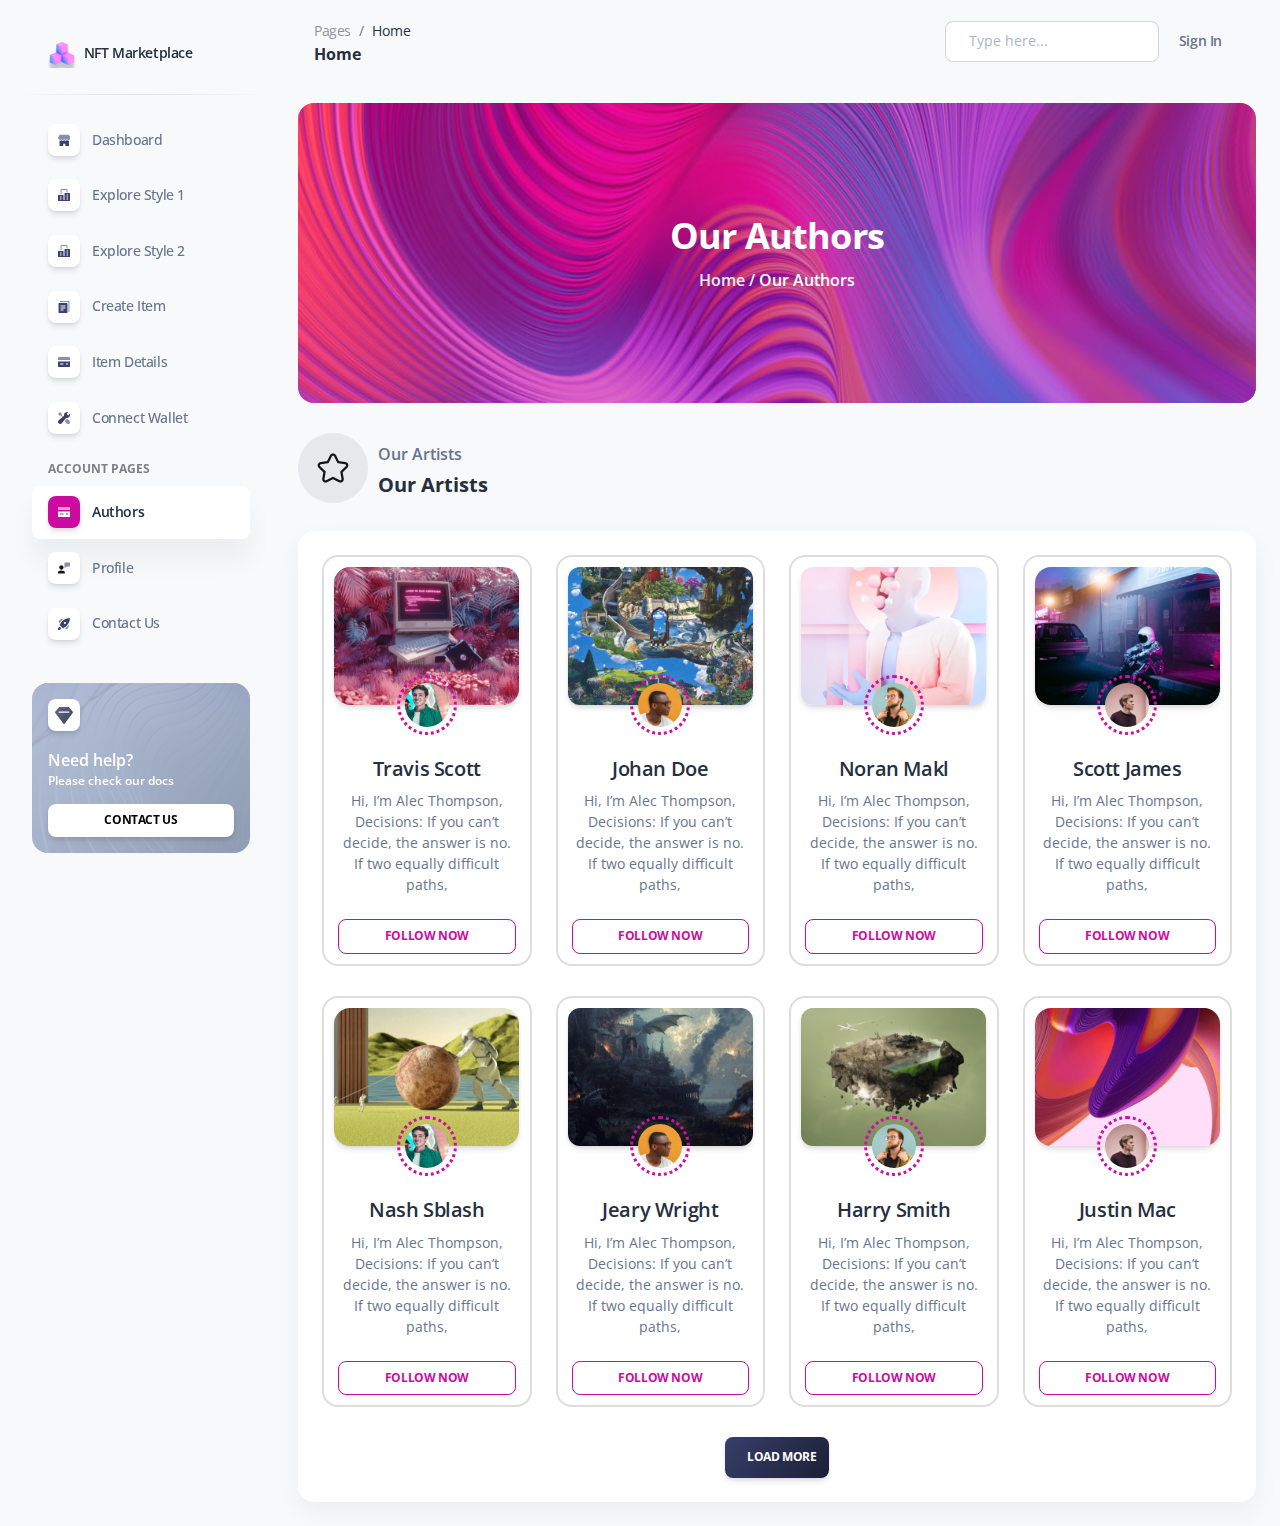
<file: authors.html>
<!DOCTYPE html>
<html lang="en">

<head>
  <meta charset="utf-8" />
  <meta name="viewport" content="width=device-width, initial-scale=1, shrink-to-fit=no">
  <link rel="apple-touch-icon" sizes="76x76" href="assets/img/apple-icon.png">
  <link rel="icon" type="image/png" href="assets/img/favicon.png">
  <title>
    NFT Marketplace
  </title>
  <!--     Fonts and icons     -->
  <link href="https://fonts.googleapis.com/css?family=Open+Sans:300,400,600,700" rel="stylesheet" />
  <!-- Nucleo Icons -->
  <link href="assets/css/nucleo-icons.css" rel="stylesheet" />
  <link href="assets/css/nucleo-svg.css" rel="stylesheet" />
  <!-- Font Awesome Icons -->
  <script src="assets/js/fontawesome.js"></script>
  <link href="assets/css/nucleo-svg.css" rel="stylesheet" />
  <!-- CSS Files -->
  <link href="assets/css/bootstrap.css" rel="stylesheet" />
  <link href="assets/css/style.css" rel="stylesheet" />
</head>

<body class="g-sidenav-show  bg-gray-100">
  <aside class="sidenav navbar navbar-vertical navbar-expand-xs border-0 border-radius-xl my-3 fixed-left ms-3" id="sidenav-main">
    <div class="sidenav-header">
      <i class="fas fa-times p-3 cursor-pointer text-secondary opacity-5 position-absolute right-0 top-0 d-none d-xl-none" aria-hidden="true" id="iconSidenav"></i>
      <a class="navbar-brand m-0" href="index.html">
        <img src="assets/img/logo-ct.png" class="navbar-brand-img h-100 w-15" alt="...">
        <span class="ms-1 font-weight-bold">NFT Marketplace</span>
      </a>
    </div>
    <hr class="horizontal dark mt-0">
    <div class="collapse navbar-collapse  w-auto" id="sidenav-collapse-main">
      <ul class="navbar-nav">
        <li class="nav-item">
          <a class="nav-link" href="index.html">
            <div class="icon icon-shape icon-sm shadow border-radius-md bg-white text-center me-2 d-flex align-items-center justify-content-center">
              <svg width="12px" height="12px" viewBox="0 0 45 40" version="1.1" xmlns="http://www.w3.org/2000/svg" xmlns:xlink="http://www.w3.org/1999/xlink">
                <title>shop </title>
                <g stroke="none" stroke-width="1" fill="none" fill-rule="evenodd">
                  <g  transform="translate(-1716.000000, -439.000000)" fill="#FFFFFF" fill-rule="nonzero">
                    <g  transform="translate(1716.000000, 291.000000)">
                      <g id="shop-" transform="translate(0.000000, 148.000000)">
                        <path class="color-background" d="M46.7199583,10.7414583 L40.8449583,0.949791667 C40.4909749,0.360605034 39.8540131,0 39.1666667,0 L7.83333333,0 C7.1459869,0 6.50902508,0.360605034 6.15504167,0.949791667 L0.280041667,10.7414583 C0.0969176761,11.0460037 -1.23209662e-05,11.3946378 -1.23209662e-05,11.75 C-0.00758042603,16.0663731 3.48367543,19.5725301 7.80004167,19.5833333 L7.81570833,19.5833333 C9.75003686,19.5882688 11.6168794,18.8726691 13.0522917,17.5760417 C16.0171492,20.2556967 20.5292675,20.2556967 23.494125,17.5760417 C26.4604562,20.2616016 30.9794188,20.2616016 33.94575,17.5760417 C36.2421905,19.6477597 39.5441143,20.1708521 42.3684437,18.9103691 C45.1927731,17.649886 47.0084685,14.8428276 47.0000295,11.75 C47.0000295,11.3946378 46.9030823,11.0460037 46.7199583,10.7414583 Z"  opacity="0.598981585"></path>
                        <path class="color-background" d="M39.198,22.4912623 C37.3776246,22.4928106 35.5817531,22.0149171 33.951625,21.0951667 L33.92225,21.1107282 C31.1430221,22.6838032 27.9255001,22.9318916 24.9844167,21.7998837 C24.4750389,21.605469 23.9777983,21.3722567 23.4960833,21.1018359 L23.4745417,21.1129513 C20.6961809,22.6871153 17.4786145,22.9344611 14.5386667,21.7998837 C14.029926,21.6054643 13.533337,21.3722507 13.0522917,21.1018359 C11.4250962,22.0190609 9.63246555,22.4947009 7.81570833,22.4912623 C7.16510551,22.4842162 6.51607673,22.4173045 5.875,22.2911849 L5.875,44.7220845 C5.875,45.9498589 6.7517757,46.9451667 7.83333333,46.9451667 L19.5833333,46.9451667 L19.5833333,33.6066734 L27.4166667,33.6066734 L27.4166667,46.9451667 L39.1666667,46.9451667 C40.2482243,46.9451667 41.125,45.9498589 41.125,44.7220845 L41.125,22.2822926 C40.4887822,22.4116582 39.8442868,22.4815492 39.198,22.4912623 Z" ></path>
                      </g>
                    </g>
                  </g>
                </g>
              </svg>
            </div>
            <span class="nav-link-text ms-1">Dashboard</span>
          </a>
        </li>
        <li class="nav-item">
          <a class="nav-link  " href="explore.html">
            <div class="icon icon-shape icon-sm shadow border-radius-md bg-white text-center me-2 d-flex align-items-center justify-content-center">
              <svg width="12px" height="12px" viewBox="0 0 42 42" version="1.1" xmlns="http://www.w3.org/2000/svg" xmlns:xlink="http://www.w3.org/1999/xlink">
                <title>office</title>
                <g stroke="none" stroke-width="1" fill="none" fill-rule="evenodd">
                  <g  transform="translate(-1869.000000, -293.000000)" fill="#FFFFFF" fill-rule="nonzero">
                    <g  transform="translate(1716.000000, 291.000000)">
                      <g  transform="translate(153.000000, 2.000000)">
                        <path class="color-background" d="M12.25,17.5 L8.75,17.5 L8.75,1.75 C8.75,0.78225 9.53225,0 10.5,0 L31.5,0 C32.46775,0 33.25,0.78225 33.25,1.75 L33.25,12.25 L29.75,12.25 L29.75,3.5 L12.25,3.5 L12.25,17.5 Z"  opacity="0.6"></path>
                        <path class="color-background" d="M40.25,14 L24.5,14 C23.53225,14 22.75,14.78225 22.75,15.75 L22.75,38.5 L19.25,38.5 L19.25,22.75 C19.25,21.78225 18.46775,21 17.5,21 L1.75,21 C0.78225,21 0,21.78225 0,22.75 L0,40.25 C0,41.21775 0.78225,42 1.75,42 L40.25,42 C41.21775,42 42,41.21775 42,40.25 L42,15.75 C42,14.78225 41.21775,14 40.25,14 Z M12.25,36.75 L7,36.75 L7,33.25 L12.25,33.25 L12.25,36.75 Z M12.25,29.75 L7,29.75 L7,26.25 L12.25,26.25 L12.25,29.75 Z M35,36.75 L29.75,36.75 L29.75,33.25 L35,33.25 L35,36.75 Z M35,29.75 L29.75,29.75 L29.75,26.25 L35,26.25 L35,29.75 Z M35,22.75 L29.75,22.75 L29.75,19.25 L35,19.25 L35,22.75 Z" ></path>
                      </g>
                    </g>
                  </g>
                </g>
              </svg>
            </div>
            <span class="nav-link-text ms-1">Explore Style 1</span>
          </a>
        </li>
        <li class="nav-item">
          <a class="nav-link " href="explore-2.html">
            <div class="icon icon-shape icon-sm shadow border-radius-md bg-white text-center me-2 d-flex align-items-center justify-content-center">
              <svg width="12px" height="12px" viewBox="0 0 42 42" version="1.1" xmlns="http://www.w3.org/2000/svg" xmlns:xlink="http://www.w3.org/1999/xlink">
                <title>office</title>
                <g stroke="none" stroke-width="1" fill="none" fill-rule="evenodd">
                  <g  transform="translate(-1869.000000, -293.000000)" fill="#FFFFFF" fill-rule="nonzero">
                    <g  transform="translate(1716.000000, 291.000000)">
                      <g  transform="translate(153.000000, 2.000000)">
                        <path class="color-background" d="M12.25,17.5 L8.75,17.5 L8.75,1.75 C8.75,0.78225 9.53225,0 10.5,0 L31.5,0 C32.46775,0 33.25,0.78225 33.25,1.75 L33.25,12.25 L29.75,12.25 L29.75,3.5 L12.25,3.5 L12.25,17.5 Z"  opacity="0.6"></path>
                        <path class="color-background" d="M40.25,14 L24.5,14 C23.53225,14 22.75,14.78225 22.75,15.75 L22.75,38.5 L19.25,38.5 L19.25,22.75 C19.25,21.78225 18.46775,21 17.5,21 L1.75,21 C0.78225,21 0,21.78225 0,22.75 L0,40.25 C0,41.21775 0.78225,42 1.75,42 L40.25,42 C41.21775,42 42,41.21775 42,40.25 L42,15.75 C42,14.78225 41.21775,14 40.25,14 Z M12.25,36.75 L7,36.75 L7,33.25 L12.25,33.25 L12.25,36.75 Z M12.25,29.75 L7,29.75 L7,26.25 L12.25,26.25 L12.25,29.75 Z M35,36.75 L29.75,36.75 L29.75,33.25 L35,33.25 L35,36.75 Z M35,29.75 L29.75,29.75 L29.75,26.25 L35,26.25 L35,29.75 Z M35,22.75 L29.75,22.75 L29.75,19.25 L35,19.25 L35,22.75 Z" ></path>
                      </g>
                    </g>
                  </g>
                </g>
              </svg>
            </div>
            <span class="nav-link-text ms-1">Explore Style 2</span>
          </a>
        </li>
        <li class="nav-item">
          <a class="nav-link  " href="create-item.html">
            <div class="icon icon-shape icon-sm shadow border-radius-md bg-white text-center me-2 d-flex align-items-center justify-content-center">
              <svg width="12px" height="12px" viewBox="0 0 40 44" version="1.1" xmlns="http://www.w3.org/2000/svg" xmlns:xlink="http://www.w3.org/1999/xlink">
                <title>document</title>
                <g stroke="none" stroke-width="1" fill="none" fill-rule="evenodd">
                  <g  transform="translate(-1870.000000, -591.000000)" fill="#FFFFFF" fill-rule="nonzero">
                    <g  transform="translate(1716.000000, 291.000000)">
                      <g  transform="translate(154.000000, 300.000000)">
                        <path class="color-background" d="M40,40 L36.3636364,40 L36.3636364,3.63636364 L5.45454545,3.63636364 L5.45454545,0 L38.1818182,0 C39.1854545,0 40,0.814545455 40,1.81818182 L40,40 Z"  opacity="0.603585379"></path>
                        <path class="color-background" d="M30.9090909,7.27272727 L1.81818182,7.27272727 C0.814545455,7.27272727 0,8.08727273 0,9.09090909 L0,41.8181818 C0,42.8218182 0.814545455,43.6363636 1.81818182,43.6363636 L30.9090909,43.6363636 C31.9127273,43.6363636 32.7272727,42.8218182 32.7272727,41.8181818 L32.7272727,9.09090909 C32.7272727,8.08727273 31.9127273,7.27272727 30.9090909,7.27272727 Z M18.1818182,34.5454545 L7.27272727,34.5454545 L7.27272727,30.9090909 L18.1818182,30.9090909 L18.1818182,34.5454545 Z M25.4545455,27.2727273 L7.27272727,27.2727273 L7.27272727,23.6363636 L25.4545455,23.6363636 L25.4545455,27.2727273 Z M25.4545455,20 L7.27272727,20 L7.27272727,16.3636364 L25.4545455,16.3636364 L25.4545455,20 Z" ></path>
                      </g>
                    </g>
                  </g>
                </g>
              </svg>
            </div>
            <span class="nav-link-text ms-1">Create Item</span>
          </a>
        </li>
        <li class="nav-item">
          <a class="nav-link  " href="item-details.html">
            <div class="icon icon-shape icon-sm shadow border-radius-md bg-white text-center me-2 d-flex align-items-center justify-content-center">
              <svg width="12px" height="12px" viewBox="0 0 43 36" version="1.1" xmlns="http://www.w3.org/2000/svg" xmlns:xlink="http://www.w3.org/1999/xlink">
                <title>credit-card</title>
                <g stroke="none" stroke-width="1" fill="none" fill-rule="evenodd">
                  <g  transform="translate(-2169.000000, -745.000000)" fill="#FFFFFF" fill-rule="nonzero">
                    <g  transform="translate(1716.000000, 291.000000)">
                      <g  transform="translate(453.000000, 454.000000)">
                        <path class="color-background" d="M43,10.7482083 L43,3.58333333 C43,1.60354167 41.3964583,0 39.4166667,0 L3.58333333,0 C1.60354167,0 0,1.60354167 0,3.58333333 L0,10.7482083 L43,10.7482083 Z"  opacity="0.593633743"></path>
                        <path class="color-background" d="M0,16.125 L0,32.25 C0,34.2297917 1.60354167,35.8333333 3.58333333,35.8333333 L39.4166667,35.8333333 C41.3964583,35.8333333 43,34.2297917 43,32.25 L43,16.125 L0,16.125 Z M19.7083333,26.875 L7.16666667,26.875 L7.16666667,23.2916667 L19.7083333,23.2916667 L19.7083333,26.875 Z M35.8333333,26.875 L28.6666667,26.875 L28.6666667,23.2916667 L35.8333333,23.2916667 L35.8333333,26.875 Z" ></path>
                      </g>
                    </g>
                  </g>
                </g>
              </svg>
            </div>
            <span class="nav-link-text ms-1">Item Details</span>
          </a>
        </li>
        <li class="nav-item">
          <a class="nav-link  " href="connect-wallet.html">
            <div class="icon icon-shape icon-sm shadow border-radius-md bg-white text-center me-2 d-flex align-items-center justify-content-center">
              <svg width="12px" height="12px" viewBox="0 0 40 40" version="1.1" xmlns="http://www.w3.org/2000/svg" xmlns:xlink="http://www.w3.org/1999/xlink">
                <title>settings</title>
                <g stroke="none" stroke-width="1" fill="none" fill-rule="evenodd">
                  <g  transform="translate(-2020.000000, -442.000000)" fill="#FFFFFF" fill-rule="nonzero">
                    <g  transform="translate(1716.000000, 291.000000)">
                      <g id="settings" transform="translate(304.000000, 151.000000)">
                        <polygon class="color-background"  opacity="0.596981957" points="18.0883333 15.7316667 11.1783333 8.82166667 13.3333333 6.66666667 6.66666667 0 0 6.66666667 6.66666667 13.3333333 8.82166667 11.1783333 15.315 17.6716667"></polygon>
                        <path class="color-background" d="M31.5666667,23.2333333 C31.0516667,23.2933333 30.53,23.3333333 30,23.3333333 C29.4916667,23.3333333 28.9866667,23.3033333 28.48,23.245 L22.4116667,30.7433333 L29.9416667,38.2733333 C32.2433333,40.575 35.9733333,40.575 38.275,38.2733333 L38.275,38.2733333 C40.5766667,35.9716667 40.5766667,32.2416667 38.275,29.94 L31.5666667,23.2333333 Z"  opacity="0.596981957"></path>
                        <path class="color-background" d="M33.785,11.285 L28.715,6.215 L34.0616667,0.868333333 C32.82,0.315 31.4483333,0 30,0 C24.4766667,0 20,4.47666667 20,10 C20,10.99 20.1483333,11.9433333 20.4166667,12.8466667 L2.435,27.3966667 C0.95,28.7083333 0.0633333333,30.595 0.00333333333,32.5733333 C-0.0583333333,34.5533333 0.71,36.4916667 2.11,37.89 C3.47,39.2516667 5.27833333,40 7.20166667,40 C9.26666667,40 11.2366667,39.1133333 12.6033333,37.565 L27.1533333,19.5833333 C28.0566667,19.8516667 29.01,20 30,20 C35.5233333,20 40,15.5233333 40,10 C40,8.55166667 39.685,7.18 39.1316667,5.93666667 L33.785,11.285 Z" ></path>
                      </g>
                    </g>
                  </g>
                </g>
              </svg>
            </div>
            <span class="nav-link-text ms-1">Connect Wallet</span>
          </a>
        </li>
        <li class="nav-item mt-3">
          <h6 class="ps-4 ms-2 text-uppercase text-xs font-weight-bolder opacity-6">Account pages</h6>
        </li>
        <li class="nav-item">
          <a class="nav-link active" href="authors.html">
            <div class="icon icon-shape icon-sm shadow border-radius-md bg-white text-center me-2 d-flex align-items-center justify-content-center">
              <svg width="12px" height="12px" viewBox="0 0 43 36" version="1.1" xmlns="http://www.w3.org/2000/svg" xmlns:xlink="http://www.w3.org/1999/xlink">
                <title>credit-card</title>
                <g stroke="none" stroke-width="1" fill="none" fill-rule="evenodd">
                  <g  transform="translate(-2169.000000, -745.000000)" fill="#FFFFFF" fill-rule="nonzero">
                    <g  transform="translate(1716.000000, 291.000000)">
                      <g  transform="translate(453.000000, 454.000000)">
                        <path class="color-background" d="M43,10.7482083 L43,3.58333333 C43,1.60354167 41.3964583,0 39.4166667,0 L3.58333333,0 C1.60354167,0 0,1.60354167 0,3.58333333 L0,10.7482083 L43,10.7482083 Z"  opacity="0.593633743"></path>
                        <path class="color-background" d="M0,16.125 L0,32.25 C0,34.2297917 1.60354167,35.8333333 3.58333333,35.8333333 L39.4166667,35.8333333 C41.3964583,35.8333333 43,34.2297917 43,32.25 L43,16.125 L0,16.125 Z M19.7083333,26.875 L7.16666667,26.875 L7.16666667,23.2916667 L19.7083333,23.2916667 L19.7083333,26.875 Z M35.8333333,26.875 L28.6666667,26.875 L28.6666667,23.2916667 L35.8333333,23.2916667 L35.8333333,26.875 Z" ></path>
                      </g>
                    </g>
                  </g>
                </g>
              </svg>
            </div>
            <span class="nav-link-text ms-1">Authors</span>
          </a>
        </li>
        <li class="nav-item">
          <a class="nav-link  " href="profile.html">
            <div class="icon icon-shape icon-sm shadow border-radius-md bg-white text-center me-2 d-flex align-items-center justify-content-center">
              <svg width="12px" height="12px" viewBox="0 0 46 42" version="1.1" xmlns="http://www.w3.org/2000/svg" xmlns:xlink="http://www.w3.org/1999/xlink">
                <title>customer-support</title>
                <g stroke="none" stroke-width="1" fill="none" fill-rule="evenodd">
                  <g  transform="translate(-1717.000000, -291.000000)" fill="#FFFFFF" fill-rule="nonzero">
                    <g  transform="translate(1716.000000, 291.000000)">
                      <g id="customer-support" transform="translate(1.000000, 0.000000)">
                        <path class="color-background" d="M45,0 L26,0 C25.447,0 25,0.447 25,1 L25,20 C25,20.379 25.214,20.725 25.553,20.895 C25.694,20.965 25.848,21 26,21 C26.212,21 26.424,20.933 26.6,20.8 L34.333,15 L45,15 C45.553,15 46,14.553 46,14 L46,1 C46,0.447 45.553,0 45,0 Z"  opacity="0.59858631"></path>
                        <path class="color-foreground" d="M22.883,32.86 C20.761,32.012 17.324,31 13,31 C8.676,31 5.239,32.012 3.116,32.86 C1.224,33.619 0,35.438 0,37.494 L0,41 C0,41.553 0.447,42 1,42 L25,42 C25.553,42 26,41.553 26,41 L26,37.494 C26,35.438 24.776,33.619 22.883,32.86 Z" ></path>
                        <path class="color-foreground" d="M13,28 C17.432,28 21,22.529 21,18 C21,13.589 17.411,10 13,10 C8.589,10 5,13.589 5,18 C5,22.529 8.568,28 13,28 Z" ></path>
                      </g>
                    </g>
                  </g>
                </g>
              </svg>
            </div>
            <span class="nav-link-text ms-1">Profile</span>
          </a>
        </li>
        <li class="nav-item">
          <a class="nav-link  " href="contact.html">
            <div class="icon icon-shape icon-sm shadow border-radius-md bg-white text-center me-2 d-flex align-items-center justify-content-center">
              <svg width="12px" height="20px" viewBox="0 0 40 40" version="1.1" xmlns="http://www.w3.org/2000/svg" xmlns:xlink="http://www.w3.org/1999/xlink">
                <title>spaceship</title>
                <g stroke="none" stroke-width="1" fill="none" fill-rule="evenodd">
                  <g  transform="translate(-1720.000000, -592.000000)" fill="#FFFFFF" fill-rule="nonzero">
                    <g  transform="translate(1716.000000, 291.000000)">
                      <g  transform="translate(4.000000, 301.000000)">
                        <path class="color-background" d="M39.3,0.706666667 C38.9660984,0.370464027 38.5048767,0.192278529 38.0316667,0.216666667 C14.6516667,1.43666667 6.015,22.2633333 5.93166667,22.4733333 C5.68236407,23.0926189 5.82664679,23.8009159 6.29833333,24.2733333 L15.7266667,33.7016667 C16.2013871,34.1756798 16.9140329,34.3188658 17.535,34.065 C17.7433333,33.98 38.4583333,25.2466667 39.7816667,1.97666667 C39.8087196,1.50414529 39.6335979,1.04240574 39.3,0.706666667 Z M25.69,19.0233333 C24.7367525,19.9768687 23.3029475,20.2622391 22.0572426,19.7463614 C20.8115377,19.2304837 19.9992882,18.0149658 19.9992882,16.6666667 C19.9992882,15.3183676 20.8115377,14.1028496 22.0572426,13.5869719 C23.3029475,13.0710943 24.7367525,13.3564646 25.69,14.31 C26.9912731,15.6116662 26.9912731,17.7216672 25.69,19.0233333 L25.69,19.0233333 Z" ></path>
                        <path class="color-background" d="M1.855,31.4066667 C3.05106558,30.2024182 4.79973884,29.7296005 6.43969145,30.1670277 C8.07964407,30.6044549 9.36054508,31.8853559 9.7979723,33.5253085 C10.2353995,35.1652612 9.76258177,36.9139344 8.55833333,38.11 C6.70666667,39.9616667 0,40 0,40 C0,40 0,33.2566667 1.855,31.4066667 Z" ></path>
                        <path class="color-background" d="M17.2616667,3.90166667 C12.4943643,3.07192755 7.62174065,4.61673894 4.20333333,8.04166667 C3.31200265,8.94126033 2.53706177,9.94913142 1.89666667,11.0416667 C1.5109569,11.6966059 1.61721591,12.5295394 2.155,13.0666667 L5.47,16.3833333 C8.55036617,11.4946947 12.5559074,7.25476565 17.2616667,3.90166667 L17.2616667,3.90166667 Z"  opacity="0.598539807"></path>
                        <path class="color-background" d="M36.0983333,22.7383333 C36.9280725,27.5056357 35.3832611,32.3782594 31.9583333,35.7966667 C31.0587397,36.6879974 30.0508686,37.4629382 28.9583333,38.1033333 C28.3033941,38.4890431 27.4704606,38.3827841 26.9333333,37.845 L23.6166667,34.53 C28.5053053,31.4496338 32.7452344,27.4440926 36.0983333,22.7383333 L36.0983333,22.7383333 Z"  opacity="0.598539807"></path>
                      </g>
                    </g>
                  </g>
                </g>
              </svg>
            </div>
            <span class="nav-link-text ms-1">Contact Us</span>
          </a>
        </li>
        <li class="nav-item">
          <a class="nav-link  " href="sign-in.html">
            <div class="icon icon-shape icon-sm shadow border-radius-md bg-white text-center me-2 d-flex align-items-center justify-content-center">
              <svg width="12px" height="12px" viewBox="0 0 40 44" version="1.1" xmlns="http://www.w3.org/2000/svg" xmlns:xlink="http://www.w3.org/1999/xlink">
                <title>document</title>
                <g stroke="none" stroke-width="1" fill="none" fill-rule="evenodd">
                  <g  transform="translate(-1870.000000, -591.000000)" fill="#FFFFFF" fill-rule="nonzero">
                    <g  transform="translate(1716.000000, 291.000000)">
                      <g  transform="translate(154.000000, 300.000000)">
                        <path class="color-background" d="M40,40 L36.3636364,40 L36.3636364,3.63636364 L5.45454545,3.63636364 L5.45454545,0 L38.1818182,0 C39.1854545,0 40,0.814545455 40,1.81818182 L40,40 Z"  opacity="0.603585379"></path>
                        <path class="color-background" d="M30.9090909,7.27272727 L1.81818182,7.27272727 C0.814545455,7.27272727 0,8.08727273 0,9.09090909 L0,41.8181818 C0,42.8218182 0.814545455,43.6363636 1.81818182,43.6363636 L30.9090909,43.6363636 C31.9127273,43.6363636 32.7272727,42.8218182 32.7272727,41.8181818 L32.7272727,9.09090909 C32.7272727,8.08727273 31.9127273,7.27272727 30.9090909,7.27272727 Z M18.1818182,34.5454545 L7.27272727,34.5454545 L7.27272727,30.9090909 L18.1818182,30.9090909 L18.1818182,34.5454545 Z M25.4545455,27.2727273 L7.27272727,27.2727273 L7.27272727,23.6363636 L25.4545455,23.6363636 L25.4545455,27.2727273 Z M25.4545455,20 L7.27272727,20 L7.27272727,16.3636364 L25.4545455,16.3636364 L25.4545455,20 Z" ></path>
                      </g>
                    </g>
                  </g>
                </g>
              </svg>
            </div>
            <span class="nav-link-text ms-1">Sign In</span>
          </a>
        </li>
        <li class="nav-item">
          <a class="nav-link  " href="sign-up.html">
            <div class="icon icon-shape icon-sm shadow border-radius-md bg-white text-center me-2 d-flex align-items-center justify-content-center">
              <svg width="12px" height="20px" viewBox="0 0 40 40" version="1.1" xmlns="http://www.w3.org/2000/svg" xmlns:xlink="http://www.w3.org/1999/xlink">
                <title>spaceship</title>
                <g stroke="none" stroke-width="1" fill="none" fill-rule="evenodd">
                  <g  transform="translate(-1720.000000, -592.000000)" fill="#FFFFFF" fill-rule="nonzero">
                    <g  transform="translate(1716.000000, 291.000000)">
                      <g  transform="translate(4.000000, 301.000000)">
                        <path class="color-background" d="M39.3,0.706666667 C38.9660984,0.370464027 38.5048767,0.192278529 38.0316667,0.216666667 C14.6516667,1.43666667 6.015,22.2633333 5.93166667,22.4733333 C5.68236407,23.0926189 5.82664679,23.8009159 6.29833333,24.2733333 L15.7266667,33.7016667 C16.2013871,34.1756798 16.9140329,34.3188658 17.535,34.065 C17.7433333,33.98 38.4583333,25.2466667 39.7816667,1.97666667 C39.8087196,1.50414529 39.6335979,1.04240574 39.3,0.706666667 Z M25.69,19.0233333 C24.7367525,19.9768687 23.3029475,20.2622391 22.0572426,19.7463614 C20.8115377,19.2304837 19.9992882,18.0149658 19.9992882,16.6666667 C19.9992882,15.3183676 20.8115377,14.1028496 22.0572426,13.5869719 C23.3029475,13.0710943 24.7367525,13.3564646 25.69,14.31 C26.9912731,15.6116662 26.9912731,17.7216672 25.69,19.0233333 L25.69,19.0233333 Z" ></path>
                        <path class="color-background" d="M1.855,31.4066667 C3.05106558,30.2024182 4.79973884,29.7296005 6.43969145,30.1670277 C8.07964407,30.6044549 9.36054508,31.8853559 9.7979723,33.5253085 C10.2353995,35.1652612 9.76258177,36.9139344 8.55833333,38.11 C6.70666667,39.9616667 0,40 0,40 C0,40 0,33.2566667 1.855,31.4066667 Z" ></path>
                        <path class="color-background" d="M17.2616667,3.90166667 C12.4943643,3.07192755 7.62174065,4.61673894 4.20333333,8.04166667 C3.31200265,8.94126033 2.53706177,9.94913142 1.89666667,11.0416667 C1.5109569,11.6966059 1.61721591,12.5295394 2.155,13.0666667 L5.47,16.3833333 C8.55036617,11.4946947 12.5559074,7.25476565 17.2616667,3.90166667 L17.2616667,3.90166667 Z"  opacity="0.598539807"></path>
                        <path class="color-background" d="M36.0983333,22.7383333 C36.9280725,27.5056357 35.3832611,32.3782594 31.9583333,35.7966667 C31.0587397,36.6879974 30.0508686,37.4629382 28.9583333,38.1033333 C28.3033941,38.4890431 27.4704606,38.3827841 26.9333333,37.845 L23.6166667,34.53 C28.5053053,31.4496338 32.7452344,27.4440926 36.0983333,22.7383333 L36.0983333,22.7383333 Z"  opacity="0.598539807"></path>
                      </g>
                    </g>
                  </g>
                </g>
              </svg>
            </div>
            <span class="nav-link-text ms-1">Sign Up</span>
          </a>
        </li>
      </ul>
    </div>
    <div class="sidenav-footer mx-3 mt-3 pt-3">
      <div class="card card-background shadow-none card-background-mask-secondary" id="sidenavCard">
        <div class="full-background" style="background-image: url('assets/img/curved-images/white-curved.jpeg')"></div>
        <div class="card-body text-left p-3 w-100">
          <div class="icon icon-shape icon-sm bg-white shadow text-center mb-3 d-flex align-items-center justify-content-center border-radius-md">
            <i class="ni ni-diamond text-dark text-gradient text-lg top-0" aria-hidden="true" ></i>
          </div>
          <h6 class="text-white up mb-0">Need help?</h6>
          <p class="text-xs font-weight-bold">Please check our docs</p>
          <a href="contact.html" class="btn btn-white btn-sm w-100 mb-0">Contact Us</a>
        </div>
      </div>
    </div>
  </aside>

  <main class="main-content mt-1 border-radius-lg">
    <!-- Navbar -->
    <nav class="navbar navbar-main navbar-expand-lg px-0 mx-4 shadow-none border-radius-xl" id="navbarBlur">
      <div class="container-fluid py-1 px-3">
        <nav aria-label="breadcrumb">
          <ol class="breadcrumb bg-transparent mb-0 pb-0 pt-1 px-0 me-sm-6 me-5">
            <li class="breadcrumb-item text-sm"><a class="opacity-5 text-dark" href="javascript:;">Pages</a></li>
            <li class="breadcrumb-item text-sm text-dark active" aria-current="page">Home</li>
          </ol>
          <h6 class="font-weight-bolder mb-0">Home</h6>
        </nav>
        <div class="collapse navbar-collapse mt-sm-0 mt-2 me-md-0 me-sm-4" id="navbar">
          <div class="ms-md-auto pe-md-3 d-flex align-items-center">
            <div class="input-group">
              <span class="input-group-text text-body"><i class="fas fa-search" aria-hidden="true"></i></span>
              <input type="text" class="form-control" placeholder="Type here...">
            </div>
          </div>
          <ul class="navbar-nav  justify-content-end">
            <li class="nav-item d-flex align-items-center">
              <a href="sign-in.html" class="nav-link text-body font-weight-bold px-0">
                <i class="fa fa-user me-sm-1"></i>
                <span class="d-sm-inline d-none mr-10">Sign In</span>
              </a>
            </li>
            <li class="nav-item d-xl-none px-3 d-flex align-items-center">
              <a href="javascript:;" class="nav-link text-body p-0" id="iconNavbarSidenav">
                <div class="sidenav-toggler-inner">
                  <i class="sidenav-toggler-line"></i>
                  <i class="sidenav-toggler-line"></i>
                  <i class="sidenav-toggler-line"></i>
                </div>
              </a>
            </li>
            
            <li class="nav-item dropdown pe-2 d-flex align-items-center">
              <a href="javascript:;" class="nav-link text-body p-0" id="dropdownMenuButton" data-bs-toggle="dropdown" aria-expanded="false">
                <i class="fa fa-bell cursor-pointer"></i>
              </a>
              <ul class="dropdown-menu dropdown-menu-end px-2 py-3 me-sm-n4" aria-labelledby="dropdownMenuButton">
                <li class="mb-2">
                  <a class="dropdown-item border-radius-md" href="javascript:;">
                    <div class="d-flex py-1">
                      <div class="my-auto">
                        <img src="assets/img/team-2.jpg" alt="img" class="avatar avatar-sm  me-3 ">
                      </div>
                      <div class="d-flex flex-column justify-content-center">
                        <h6 class="text-sm font-weight-normal mb-1">
                          <span class="font-weight-bold">New message</span> from Laur
                        </h6>
                        <p class="text-xs text-secondary mb-0">
                          <i class="fa fa-clock me-1"></i>
                          13 minutes ago
                        </p>
                      </div>
                    </div>
                  </a>
                </li>
                <li class="mb-2">
                  <a class="dropdown-item border-radius-md" href="javascript:;">
                    <div class="d-flex py-1">
                      <div class="my-auto">
                        <img src="assets/img/small-logos/logo-spotify.svg" alt="img" class="avatar avatar-sm bg-gradient-dark  me-3 ">
                      </div>
                      <div class="d-flex flex-column justify-content-center">
                        <h6 class="text-sm font-weight-normal mb-1">
                          <span class="font-weight-bold">New album</span> by Travis Scott
                        </h6>
                        <p class="text-xs text-secondary mb-0">
                          <i class="fa fa-clock me-1"></i>
                          1 day
                        </p>
                      </div>
                    </div>
                  </a>
                </li>
                <li>
                  <a class="dropdown-item border-radius-md" href="javascript:;">
                    <div class="d-flex py-1">
                      <div class="avatar avatar-sm bg-gradient-secondary  me-3  my-auto">
                        <svg width="12px" height="12px" viewBox="0 0 43 36" version="1.1" xmlns="http://www.w3.org/2000/svg" xmlns:xlink="http://www.w3.org/1999/xlink">
                          <title>credit-card</title>
                          <g stroke="none" stroke-width="1" fill="none" fill-rule="evenodd">
                            <g  transform="translate(-2169.000000, -745.000000)" fill="#FFFFFF" fill-rule="nonzero">
                              <g  transform="translate(1716.000000, 291.000000)">
                                <g  transform="translate(453.000000, 454.000000)">
                                  <path class="color-background" d="M43,10.7482083 L43,3.58333333 C43,1.60354167 41.3964583,0 39.4166667,0 L3.58333333,0 C1.60354167,0 0,1.60354167 0,3.58333333 L0,10.7482083 L43,10.7482083 Z"  opacity="0.593633743"></path>
                                  <path class="color-background" d="M0,16.125 L0,32.25 C0,34.2297917 1.60354167,35.8333333 3.58333333,35.8333333 L39.4166667,35.8333333 C41.3964583,35.8333333 43,34.2297917 43,32.25 L43,16.125 L0,16.125 Z M19.7083333,26.875 L7.16666667,26.875 L7.16666667,23.2916667 L19.7083333,23.2916667 L19.7083333,26.875 Z M35.8333333,26.875 L28.6666667,26.875 L28.6666667,23.2916667 L35.8333333,23.2916667 L35.8333333,26.875 Z" ></path>
                                </g>
                              </g>
                            </g>
                          </g>
                        </svg>
                      </div>
                      <div class="d-flex flex-column justify-content-center">
                        <h6 class="text-sm font-weight-normal mb-1">
                          Payment successfully completed
                        </h6>
                        <p class="text-xs text-secondary mb-0">
                          <i class="fa fa-clock me-1"></i>
                          2 days
                        </p>
                      </div>
                    </div>
                  </a>
                </li>
              </ul>
            </li>
          </ul>
        </div>
      </div>
    </nav>
    <!-- End Navbar -->

    <div class="container-fluid">
      <div class="page-header breadcrumb-header min-height-300 border-radius-xl mt-4 mb-30" style="background-image: url('assets/img/curved-images/curved6.jpg'); background-size: cover;">
        <span class="mask bg-gradient-primary opacity-6"></span>
        <div class="con-wrapper">
          <h2>Our Authors</h2>
          <p>Home / <span>Our Authors</span></p>
        </div>
      </div>
      
    </div>
    
    <div class="container-fluid">
      <div class="section-heading d-flex">
        <div class="img-div mr-10"><img src="assets/img/icons/2.png" alt=""></div>
        <div class="d-flex flex-column h-100">
          <p class="mb-1 pt-2 text-bold">Our Artists</p>
          <h5 class="font-weight-bolder">Our Artists</h5>
        </div>
      </div>
    </div>
    
    <div class="container-fluid">
      <div class="col-12 py-4">
        <div class="card">
          
          <div class="card-body">
            <div class="row">
              <div class="col-xl-3 col-md-6 mb-xl-0 ">
                <div class="card card-blog card-plain">
                  <div class="position-relative">
                    <a class="d-block border-radius-xl">
                      <img src="assets/img/art/1.png" alt="img-blur-shadow" class="img-fluid shadow border-radius-xl">
                    </a>
                  </div>
                  <a href="profile.html" class="item-owner v2" data-bs-toggle="tooltip" data-bs-placement="bottom" title="" data-bs-original-title="view profile">
                    <img alt="Image placeholder" src="assets/img/authors/3.jpg">
                  </a>
                  <div class="item-cont card-body px-1 pb-0 text-center">
                    <a href="profile.html">
                      <h5 class="mt-20">
                        Travis Scott
                      </h5>
                    </a>
                    <p class="mb-4 text-sm">
                      Hi, I’m Alec Thompson, Decisions: If you can’t decide, the answer is no. If two equally difficult paths,
                    </p>
                    <div class="d-flex align-items-center justify-content-between">
                      <a href="profile.html" class="btn btn-outline-primary btn-sm mb-0 w-100">Follow Now</a>

                    </div>
                  </div>
                </div>
              </div>
              <div class="col-xl-3 col-md-6 mb-xl-0 ">
                <div class="card card-blog card-plain">
                  <div class="position-relative">
                    <a class="d-block border-radius-xl">
                      <img src="assets/img/art/2.png" alt="img-blur-shadow" class="img-fluid shadow border-radius-lg">
                    </a>
                  </div>
                  <a href="profile.html" class="item-owner v2" data-bs-toggle="tooltip" data-bs-placement="bottom" title="" data-bs-original-title="view profile">
                    <img alt="Image placeholder" src="assets/img/team-2.jpg">
                  </a>
                  <div class="item-cont card-body px-1 pb-0 text-center">
                    <a href="profile.html">
                      <h5 class="mt-20">
                        Johan Doe
                      </h5>
                    </a>
                    <p class="mb-4 text-sm">
                      Hi, I’m Alec Thompson, Decisions: If you can’t decide, the answer is no. If two equally difficult paths,
                    </p>
                    <div class="d-flex align-items-center justify-content-between">
                      <a href="profile.html" class="btn btn-outline-primary btn-sm mb-0 w-100">Follow Now</a>

                    </div>
                  </div>
                </div>
              </div>
              <div class="col-xl-3 col-md-6 mb-xl-0 ">
                <div class="card card-blog card-plain">
                  <div class="position-relative">
                    <a class="d-block border-radius-xl">
                      <img src="assets/img/art/3.png" alt="img-blur-shadow" class="img-fluid shadow border-radius-lg">
                    </a>
                  </div>
                  <a href="profile.html" class="item-owner v2" data-bs-toggle="tooltip" data-bs-placement="bottom" title="" data-bs-original-title="view profile">
                    <img alt="Image placeholder" src="assets/img/team-3.jpg">
                  </a>
                  <div class="item-cont card-body px-1 pb-0 text-center">
                    <a href="profile.html">
                      <h5 class="mt-20">
                        Noran Makl
                      </h5>
                    </a>
                    <p class="mb-4 text-sm">
                      Hi, I’m Alec Thompson, Decisions: If you can’t decide, the answer is no. If two equally difficult paths,
                    </p>
                    <div class="d-flex align-items-center justify-content-between">
                      <a href="profile.html" class="btn btn-outline-primary btn-sm mb-0 w-100">Follow Now</a>

                    </div>
                  </div>
                </div>
              </div>
              <div class="col-xl-3 col-md-6 mb-xl-0 ">
                <div class="card card-blog card-plain">
                  <div class="position-relative">
                    <a class="d-block border-radius-xl">
                      <img src="assets/img/art/4.png" alt="img-blur-shadow" class="img-fluid shadow border-radius-xl">
                    </a>
                  </div>
                  <a href="profile.html" class="item-owner v2" data-bs-toggle="tooltip" data-bs-placement="bottom" title="" data-bs-original-title="view profile">
                    <img alt="Image placeholder" src="assets/img/team-4.jpg">
                  </a>
                  <div class="item-cont card-body px-1 pb-0 text-center">
                    <a href="profile.html">
                      <h5 class="mt-20">
                        Scott James
                      </h5>
                    </a>
                    <p class="mb-4 text-sm">
                      Hi, I’m Alec Thompson, Decisions: If you can’t decide, the answer is no. If two equally difficult paths,
                    </p>
                    <div class="d-flex align-items-center justify-content-between">
                      <a href="profile.html" class="btn btn-outline-primary btn-sm mb-0 w-100">Follow Now</a>

                    </div>
                  </div>
                </div>
              </div>
              <div class="col-xl-3 col-md-6 mb-xl-0 ">
                <div class="card card-blog card-plain">
                  <div class="position-relative">
                    <a class="d-block border-radius-xl">
                      <img src="assets/img/art/5.png" alt="img-blur-shadow" class="img-fluid shadow border-radius-xl">
                    </a>
                  </div>
                  <a href="profile.html" class="item-owner v2" data-bs-toggle="tooltip" data-bs-placement="bottom" title="" data-bs-original-title="view profile">
                    <img alt="Image placeholder" src="assets/img/authors/3.jpg">
                  </a>
                  <div class="item-cont card-body px-1 pb-0 text-center">
                    <a href="profile.html">
                      <h5 class="mt-20">
                        Nash Sblash
                      </h5>
                    </a>
                    <p class="mb-4 text-sm">
                      Hi, I’m Alec Thompson, Decisions: If you can’t decide, the answer is no. If two equally difficult paths,
                    </p>
                    <div class="d-flex align-items-center justify-content-between">
                      <a href="profile.html" class="btn btn-outline-primary btn-sm mb-0 w-100">Follow Now</a>

                    </div>
                  </div>
                </div>
              </div>
              <div class="col-xl-3 col-md-6 mb-xl-0 ">
                <div class="card card-blog card-plain">
                  <div class="position-relative">
                    <a class="d-block border-radius-xl">
                      <img src="assets/img/art/6.png" alt="img-blur-shadow" class="img-fluid shadow border-radius-lg">
                    </a>
                  </div>
                  <a href="profile.html" class="item-owner v2" data-bs-toggle="tooltip" data-bs-placement="bottom" title="" data-bs-original-title="view profile">
                    <img alt="Image placeholder" src="assets/img/team-2.jpg">
                  </a>
                  <div class="item-cont card-body px-1 pb-0 text-center">
                    <a href="profile.html">
                      <h5 class="mt-20">
                        Jeary Wright
                      </h5>
                    </a>
                    <p class="mb-4 text-sm">
                      Hi, I’m Alec Thompson, Decisions: If you can’t decide, the answer is no. If two equally difficult paths,
                    </p>
                    <div class="d-flex align-items-center justify-content-between">
                      <a href="profile.html" class="btn btn-outline-primary btn-sm mb-0 w-100">Follow Now</a>

                    </div>
                  </div>
                </div>
              </div>
              <div class="col-xl-3 col-md-6 mb-xl-0 ">
                <div class="card card-blog card-plain">
                  <div class="position-relative">
                    <a class="d-block border-radius-xl">
                      <img src="assets/img/art/7.png" alt="img-blur-shadow" class="img-fluid shadow border-radius-lg">
                    </a>
                  </div>
                  <a href="profile.html" class="item-owner v2" data-bs-toggle="tooltip" data-bs-placement="bottom" title="" data-bs-original-title="view profile">
                    <img alt="Image placeholder" src="assets/img/team-3.jpg">
                  </a>
                  <div class="item-cont card-body px-1 pb-0 text-center">
                    <a href="profile.html">
                      <h5 class="mt-20">
                        Harry Smith
                      </h5>
                    </a>
                    <p class="mb-4 text-sm">
                      Hi, I’m Alec Thompson, Decisions: If you can’t decide, the answer is no. If two equally difficult paths,
                    </p>
                    <div class="d-flex align-items-center justify-content-between">
                      <a href="profile.html" class="btn btn-outline-primary btn-sm mb-0 w-100">Follow Now</a>

                    </div>
                  </div>
                </div>
              </div>
              <div class="col-xl-3 col-md-6 mb-xl-0 ">
                <div class="card card-blog card-plain">
                  <div class="position-relative">
                    <a class="d-block border-radius-xl">
                      <img src="assets/img/art/8.png" alt="img-blur-shadow" class="img-fluid shadow border-radius-xl">
                    </a>
                  </div>
                  <a href="profile.html" class="item-owner v2" data-bs-toggle="tooltip" data-bs-placement="bottom" title="" data-bs-original-title="view profile">
                    <img alt="Image placeholder" src="assets/img/team-4.jpg">
                  </a>
                  <div class="item-cont card-body px-1 pb-0 text-center">
                    <a href="profile.html">
                      <h5 class="mt-20">
                        Justin Mac
                      </h5>
                    </a>
                    <p class="mb-4 text-sm">
                      Hi, I’m Alec Thompson, Decisions: If you can’t decide, the answer is no. If two equally difficult paths,
                    </p>
                    <div class="d-flex align-items-center justify-content-between">
                      <a href="profile.html" class="btn btn-outline-primary btn-sm mb-0 w-100">Follow Now</a>

                    </div>
                  </div>
                </div>
              </div>
              <div class="col-md-12 text-center">
                <a class="btn bg-gradient-dark mb-0" href="explore-2.html"><i class="fas fa-plus mr-10" aria-hidden="true"></i>Load More</a>
              </div>
            </div>
          </div>
        </div>
      </div>
    </div>


  </main>

  <!--   Core JS Files   -->
  <script src="assets/js/core/popper.min.js"></script>
  <script src="assets/js/core/bootstrap.min.js"></script>
  <script src="assets/js/plugins/smooth-scrollbar.min.js"></script>
  <!--  parallax effects, scripts for the example pages etc -->
  <script src="assets/js/scripts.js"></script>
  
</body>

</html>
</file>
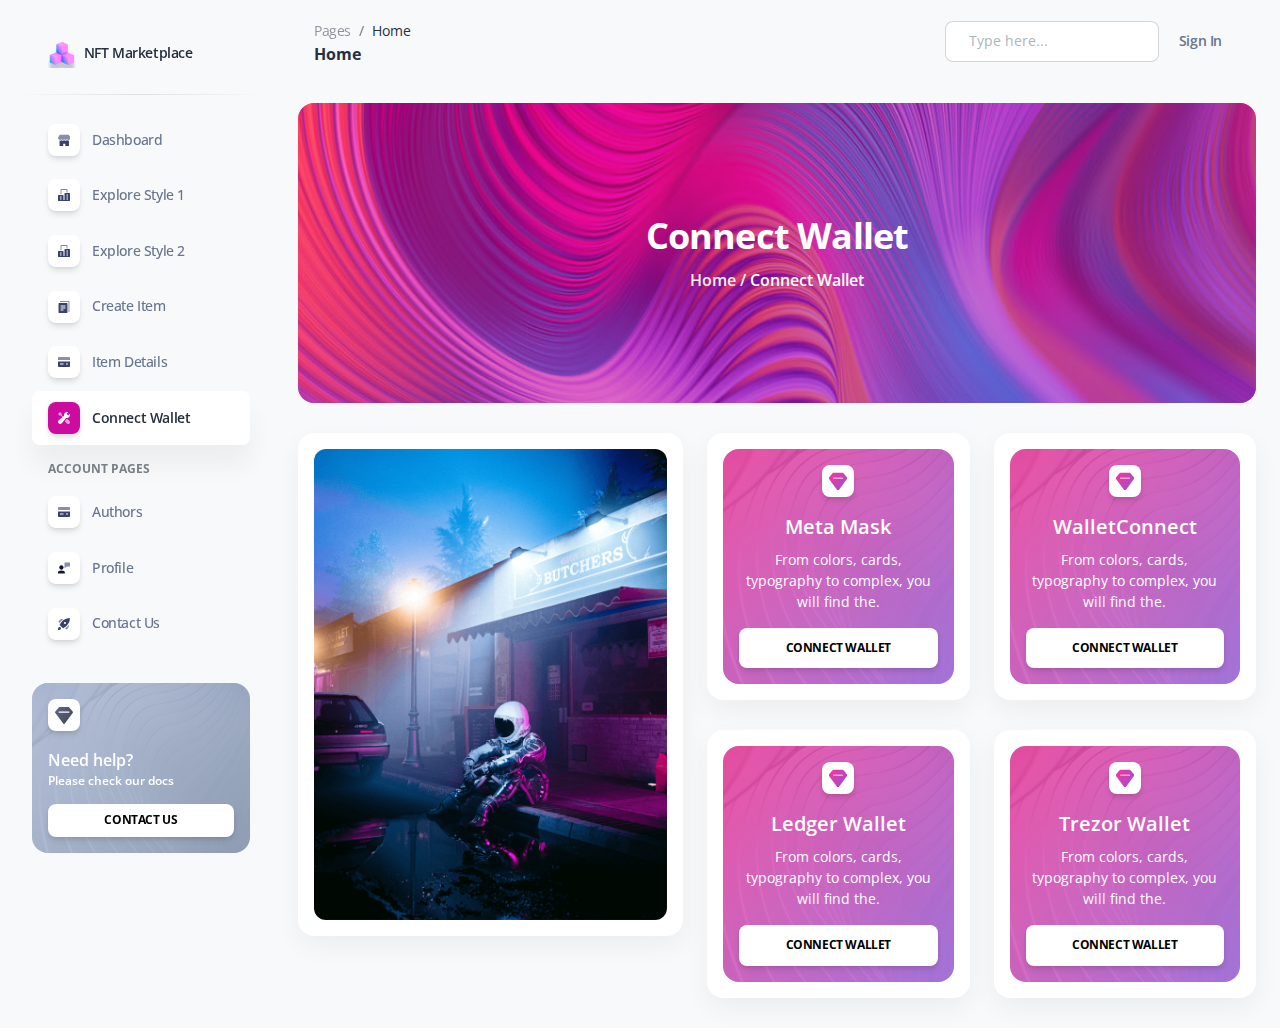
<file: connect-wallet.html>
<!DOCTYPE html>
<html lang="en">

<head>
  <meta charset="utf-8" />
  <meta name="viewport" content="width=device-width, initial-scale=1, shrink-to-fit=no">
  <link rel="apple-touch-icon" sizes="76x76" href="assets/img/apple-icon.png">
  <link rel="icon" type="image/png" href="assets/img/favicon.png">
  <title>
    NFT Marketplace
  </title>
  <!--     Fonts and icons     -->
  <link href="https://fonts.googleapis.com/css?family=Open+Sans:300,400,600,700" rel="stylesheet" />
  <!-- Nucleo Icons -->
  <link href="assets/css/nucleo-icons.css" rel="stylesheet" />
  <link href="assets/css/nucleo-svg.css" rel="stylesheet" />
  <!-- Font Awesome Icons -->
  <script src="assets/js/fontawesome.js"></script>
  <link href="assets/css/nucleo-svg.css" rel="stylesheet" />
  <!-- CSS Files -->
  <link href="assets/css/bootstrap.css" rel="stylesheet" />
  <link href="assets/css/style.css" rel="stylesheet" />
</head>

<body class="g-sidenav-show  bg-gray-100">
  <aside class="sidenav navbar navbar-vertical navbar-expand-xs border-0 border-radius-xl my-3 fixed-left ms-3" id="sidenav-main">
    <div class="sidenav-header">
      <i class="fas fa-times p-3 cursor-pointer text-secondary opacity-5 position-absolute right-0 top-0 d-none d-xl-none" aria-hidden="true" id="iconSidenav"></i>
      <a class="navbar-brand m-0" href="index.html">
        <img src="assets/img/logo-ct.png" class="navbar-brand-img h-100 w-15" alt="...">
        <span class="ms-1 font-weight-bold">NFT Marketplace</span>
      </a>
    </div>
    <hr class="horizontal dark mt-0">
    <div class="collapse navbar-collapse  w-auto" id="sidenav-collapse-main">
      <ul class="navbar-nav">
        <li class="nav-item">
          <a class="nav-link" href="index.html">
            <div class="icon icon-shape icon-sm shadow border-radius-md bg-white text-center me-2 d-flex align-items-center justify-content-center">
              <svg width="12px" height="12px" viewBox="0 0 45 40" version="1.1" xmlns="http://www.w3.org/2000/svg" xmlns:xlink="http://www.w3.org/1999/xlink">
                <title>shop </title>
                <g  stroke="none" stroke-width="1" fill="none" fill-rule="evenodd">
                  <g  transform="translate(-1716.000000, -439.000000)" fill="#FFFFFF" fill-rule="nonzero">
                    <g  transform="translate(1716.000000, 291.000000)">
                      <g id="shop-" transform="translate(0.000000, 148.000000)">
                        <path class="color-background" d="M46.7199583,10.7414583 L40.8449583,0.949791667 C40.4909749,0.360605034 39.8540131,0 39.1666667,0 L7.83333333,0 C7.1459869,0 6.50902508,0.360605034 6.15504167,0.949791667 L0.280041667,10.7414583 C0.0969176761,11.0460037 -1.23209662e-05,11.3946378 -1.23209662e-05,11.75 C-0.00758042603,16.0663731 3.48367543,19.5725301 7.80004167,19.5833333 L7.81570833,19.5833333 C9.75003686,19.5882688 11.6168794,18.8726691 13.0522917,17.5760417 C16.0171492,20.2556967 20.5292675,20.2556967 23.494125,17.5760417 C26.4604562,20.2616016 30.9794188,20.2616016 33.94575,17.5760417 C36.2421905,19.6477597 39.5441143,20.1708521 42.3684437,18.9103691 C45.1927731,17.649886 47.0084685,14.8428276 47.0000295,11.75 C47.0000295,11.3946378 46.9030823,11.0460037 46.7199583,10.7414583 Z"  opacity="0.598981585"></path>
                        <path class="color-background" d="M39.198,22.4912623 C37.3776246,22.4928106 35.5817531,22.0149171 33.951625,21.0951667 L33.92225,21.1107282 C31.1430221,22.6838032 27.9255001,22.9318916 24.9844167,21.7998837 C24.4750389,21.605469 23.9777983,21.3722567 23.4960833,21.1018359 L23.4745417,21.1129513 C20.6961809,22.6871153 17.4786145,22.9344611 14.5386667,21.7998837 C14.029926,21.6054643 13.533337,21.3722507 13.0522917,21.1018359 C11.4250962,22.0190609 9.63246555,22.4947009 7.81570833,22.4912623 C7.16510551,22.4842162 6.51607673,22.4173045 5.875,22.2911849 L5.875,44.7220845 C5.875,45.9498589 6.7517757,46.9451667 7.83333333,46.9451667 L19.5833333,46.9451667 L19.5833333,33.6066734 L27.4166667,33.6066734 L27.4166667,46.9451667 L39.1666667,46.9451667 C40.2482243,46.9451667 41.125,45.9498589 41.125,44.7220845 L41.125,22.2822926 C40.4887822,22.4116582 39.8442868,22.4815492 39.198,22.4912623 Z" ></path>
                      </g>
                    </g>
                  </g>
                </g>
              </svg>
            </div>
            <span class="nav-link-text ms-1">Dashboard</span>
          </a>
        </li>
        <li class="nav-item">
          <a class="nav-link " href="explore.html">
            <div class="icon icon-shape icon-sm shadow border-radius-md bg-white text-center me-2 d-flex align-items-center justify-content-center">
              <svg width="12px" height="12px" viewBox="0 0 42 42" version="1.1" xmlns="http://www.w3.org/2000/svg" xmlns:xlink="http://www.w3.org/1999/xlink">
                <title>office</title>
                <g  stroke="none" stroke-width="1" fill="none" fill-rule="evenodd">
                  <g  transform="translate(-1869.000000, -293.000000)" fill="#FFFFFF" fill-rule="nonzero">
                    <g  transform="translate(1716.000000, 291.000000)">
                      <g  transform="translate(153.000000, 2.000000)">
                        <path class="color-background" d="M12.25,17.5 L8.75,17.5 L8.75,1.75 C8.75,0.78225 9.53225,0 10.5,0 L31.5,0 C32.46775,0 33.25,0.78225 33.25,1.75 L33.25,12.25 L29.75,12.25 L29.75,3.5 L12.25,3.5 L12.25,17.5 Z"  opacity="0.6"></path>
                        <path class="color-background" d="M40.25,14 L24.5,14 C23.53225,14 22.75,14.78225 22.75,15.75 L22.75,38.5 L19.25,38.5 L19.25,22.75 C19.25,21.78225 18.46775,21 17.5,21 L1.75,21 C0.78225,21 0,21.78225 0,22.75 L0,40.25 C0,41.21775 0.78225,42 1.75,42 L40.25,42 C41.21775,42 42,41.21775 42,40.25 L42,15.75 C42,14.78225 41.21775,14 40.25,14 Z M12.25,36.75 L7,36.75 L7,33.25 L12.25,33.25 L12.25,36.75 Z M12.25,29.75 L7,29.75 L7,26.25 L12.25,26.25 L12.25,29.75 Z M35,36.75 L29.75,36.75 L29.75,33.25 L35,33.25 L35,36.75 Z M35,29.75 L29.75,29.75 L29.75,26.25 L35,26.25 L35,29.75 Z M35,22.75 L29.75,22.75 L29.75,19.25 L35,19.25 L35,22.75 Z" ></path>
                      </g>
                    </g>
                  </g>
                </g>
              </svg>
            </div>
            <span class="nav-link-text ms-1">Explore Style 1</span>
          </a>
        </li>
        <li class="nav-item">
          <a class="nav-link " href="explore-2.html">
            <div class="icon icon-shape icon-sm shadow border-radius-md bg-white text-center me-2 d-flex align-items-center justify-content-center">
              <svg width="12px" height="12px" viewBox="0 0 42 42" version="1.1" xmlns="http://www.w3.org/2000/svg" xmlns:xlink="http://www.w3.org/1999/xlink">
                <title>office</title>
                <g  stroke="none" stroke-width="1" fill="none" fill-rule="evenodd">
                  <g  transform="translate(-1869.000000, -293.000000)" fill="#FFFFFF" fill-rule="nonzero">
                    <g  transform="translate(1716.000000, 291.000000)">
                      <g  transform="translate(153.000000, 2.000000)">
                        <path class="color-background" d="M12.25,17.5 L8.75,17.5 L8.75,1.75 C8.75,0.78225 9.53225,0 10.5,0 L31.5,0 C32.46775,0 33.25,0.78225 33.25,1.75 L33.25,12.25 L29.75,12.25 L29.75,3.5 L12.25,3.5 L12.25,17.5 Z"  opacity="0.6"></path>
                        <path class="color-background" d="M40.25,14 L24.5,14 C23.53225,14 22.75,14.78225 22.75,15.75 L22.75,38.5 L19.25,38.5 L19.25,22.75 C19.25,21.78225 18.46775,21 17.5,21 L1.75,21 C0.78225,21 0,21.78225 0,22.75 L0,40.25 C0,41.21775 0.78225,42 1.75,42 L40.25,42 C41.21775,42 42,41.21775 42,40.25 L42,15.75 C42,14.78225 41.21775,14 40.25,14 Z M12.25,36.75 L7,36.75 L7,33.25 L12.25,33.25 L12.25,36.75 Z M12.25,29.75 L7,29.75 L7,26.25 L12.25,26.25 L12.25,29.75 Z M35,36.75 L29.75,36.75 L29.75,33.25 L35,33.25 L35,36.75 Z M35,29.75 L29.75,29.75 L29.75,26.25 L35,26.25 L35,29.75 Z M35,22.75 L29.75,22.75 L29.75,19.25 L35,19.25 L35,22.75 Z" ></path>
                      </g>
                    </g>
                  </g>
                </g>
              </svg>
            </div>
            <span class="nav-link-text ms-1">Explore Style 2</span>
          </a>
        </li>
        <li class="nav-item">
          <a class="nav-link  " href="create-item.html">
            <div class="icon icon-shape icon-sm shadow border-radius-md bg-white text-center me-2 d-flex align-items-center justify-content-center">
              <svg width="12px" height="12px" viewBox="0 0 40 44" version="1.1" xmlns="http://www.w3.org/2000/svg" xmlns:xlink="http://www.w3.org/1999/xlink">
                <title>document</title>
                <g  stroke="none" stroke-width="1" fill="none" fill-rule="evenodd">
                  <g  transform="translate(-1870.000000, -591.000000)" fill="#FFFFFF" fill-rule="nonzero">
                    <g  transform="translate(1716.000000, 291.000000)">
                      <g  transform="translate(154.000000, 300.000000)">
                        <path class="color-background" d="M40,40 L36.3636364,40 L36.3636364,3.63636364 L5.45454545,3.63636364 L5.45454545,0 L38.1818182,0 C39.1854545,0 40,0.814545455 40,1.81818182 L40,40 Z"  opacity="0.603585379"></path>
                        <path class="color-background" d="M30.9090909,7.27272727 L1.81818182,7.27272727 C0.814545455,7.27272727 0,8.08727273 0,9.09090909 L0,41.8181818 C0,42.8218182 0.814545455,43.6363636 1.81818182,43.6363636 L30.9090909,43.6363636 C31.9127273,43.6363636 32.7272727,42.8218182 32.7272727,41.8181818 L32.7272727,9.09090909 C32.7272727,8.08727273 31.9127273,7.27272727 30.9090909,7.27272727 Z M18.1818182,34.5454545 L7.27272727,34.5454545 L7.27272727,30.9090909 L18.1818182,30.9090909 L18.1818182,34.5454545 Z M25.4545455,27.2727273 L7.27272727,27.2727273 L7.27272727,23.6363636 L25.4545455,23.6363636 L25.4545455,27.2727273 Z M25.4545455,20 L7.27272727,20 L7.27272727,16.3636364 L25.4545455,16.3636364 L25.4545455,20 Z" ></path>
                      </g>
                    </g>
                  </g>
                </g>
              </svg>
            </div>
            <span class="nav-link-text ms-1">Create Item</span>
          </a>
        </li>
        <li class="nav-item">
          <a class="nav-link " href="item-details.html">
            <div class="icon icon-shape icon-sm shadow border-radius-md bg-white text-center me-2 d-flex align-items-center justify-content-center">
              <svg width="12px" height="12px" viewBox="0 0 43 36" version="1.1" xmlns="http://www.w3.org/2000/svg" xmlns:xlink="http://www.w3.org/1999/xlink">
                <title>credit-card</title>
                <g  stroke="none" stroke-width="1" fill="none" fill-rule="evenodd">
                  <g  transform="translate(-2169.000000, -745.000000)" fill="#FFFFFF" fill-rule="nonzero">
                    <g  transform="translate(1716.000000, 291.000000)">
                      <g  transform="translate(453.000000, 454.000000)">
                        <path class="color-background" d="M43,10.7482083 L43,3.58333333 C43,1.60354167 41.3964583,0 39.4166667,0 L3.58333333,0 C1.60354167,0 0,1.60354167 0,3.58333333 L0,10.7482083 L43,10.7482083 Z"  opacity="0.593633743"></path>
                        <path class="color-background" d="M0,16.125 L0,32.25 C0,34.2297917 1.60354167,35.8333333 3.58333333,35.8333333 L39.4166667,35.8333333 C41.3964583,35.8333333 43,34.2297917 43,32.25 L43,16.125 L0,16.125 Z M19.7083333,26.875 L7.16666667,26.875 L7.16666667,23.2916667 L19.7083333,23.2916667 L19.7083333,26.875 Z M35.8333333,26.875 L28.6666667,26.875 L28.6666667,23.2916667 L35.8333333,23.2916667 L35.8333333,26.875 Z" ></path>
                      </g>
                    </g>
                  </g>
                </g>
              </svg>
            </div>
            <span class="nav-link-text ms-1">Item Details</span>
          </a>
        </li>
        <li class="nav-item">
          <a class="nav-link  active" href="connect-wallet.html">
            <div class="icon icon-shape icon-sm shadow border-radius-md bg-white text-center me-2 d-flex align-items-center justify-content-center">
              <svg width="12px" height="12px" viewBox="0 0 40 40" version="1.1" xmlns="http://www.w3.org/2000/svg" xmlns:xlink="http://www.w3.org/1999/xlink">
                <title>settings</title>
                <g  stroke="none" stroke-width="1" fill="none" fill-rule="evenodd">
                  <g  transform="translate(-2020.000000, -442.000000)" fill="#FFFFFF" fill-rule="nonzero">
                    <g  transform="translate(1716.000000, 291.000000)">
                      <g id="settings" transform="translate(304.000000, 151.000000)">
                        <polygon class="color-background"  opacity="0.596981957" points="18.0883333 15.7316667 11.1783333 8.82166667 13.3333333 6.66666667 6.66666667 0 0 6.66666667 6.66666667 13.3333333 8.82166667 11.1783333 15.315 17.6716667"></polygon>
                        <path class="color-background" d="M31.5666667,23.2333333 C31.0516667,23.2933333 30.53,23.3333333 30,23.3333333 C29.4916667,23.3333333 28.9866667,23.3033333 28.48,23.245 L22.4116667,30.7433333 L29.9416667,38.2733333 C32.2433333,40.575 35.9733333,40.575 38.275,38.2733333 L38.275,38.2733333 C40.5766667,35.9716667 40.5766667,32.2416667 38.275,29.94 L31.5666667,23.2333333 Z"  opacity="0.596981957"></path>
                        <path class="color-background" d="M33.785,11.285 L28.715,6.215 L34.0616667,0.868333333 C32.82,0.315 31.4483333,0 30,0 C24.4766667,0 20,4.47666667 20,10 C20,10.99 20.1483333,11.9433333 20.4166667,12.8466667 L2.435,27.3966667 C0.95,28.7083333 0.0633333333,30.595 0.00333333333,32.5733333 C-0.0583333333,34.5533333 0.71,36.4916667 2.11,37.89 C3.47,39.2516667 5.27833333,40 7.20166667,40 C9.26666667,40 11.2366667,39.1133333 12.6033333,37.565 L27.1533333,19.5833333 C28.0566667,19.8516667 29.01,20 30,20 C35.5233333,20 40,15.5233333 40,10 C40,8.55166667 39.685,7.18 39.1316667,5.93666667 L33.785,11.285 Z" ></path>
                      </g>
                    </g>
                  </g>
                </g>
              </svg>
            </div>
            <span class="nav-link-text ms-1">Connect Wallet</span>
          </a>
        </li>
        <li class="nav-item mt-3">
          <h6 class="ps-4 ms-2 text-uppercase text-xs font-weight-bolder opacity-6">Account pages</h6>
        </li>
        <li class="nav-item">
          <a class="nav-link " href="authors.html">
            <div class="icon icon-shape icon-sm shadow border-radius-md bg-white text-center me-2 d-flex align-items-center justify-content-center">
              <svg width="12px" height="12px" viewBox="0 0 43 36" version="1.1" xmlns="http://www.w3.org/2000/svg" xmlns:xlink="http://www.w3.org/1999/xlink">
                <title>credit-card</title>
                <g  stroke="none" stroke-width="1" fill="none" fill-rule="evenodd">
                  <g  transform="translate(-2169.000000, -745.000000)" fill="#FFFFFF" fill-rule="nonzero">
                    <g  transform="translate(1716.000000, 291.000000)">
                      <g  transform="translate(453.000000, 454.000000)">
                        <path class="color-background" d="M43,10.7482083 L43,3.58333333 C43,1.60354167 41.3964583,0 39.4166667,0 L3.58333333,0 C1.60354167,0 0,1.60354167 0,3.58333333 L0,10.7482083 L43,10.7482083 Z"  opacity="0.593633743"></path>
                        <path class="color-background" d="M0,16.125 L0,32.25 C0,34.2297917 1.60354167,35.8333333 3.58333333,35.8333333 L39.4166667,35.8333333 C41.3964583,35.8333333 43,34.2297917 43,32.25 L43,16.125 L0,16.125 Z M19.7083333,26.875 L7.16666667,26.875 L7.16666667,23.2916667 L19.7083333,23.2916667 L19.7083333,26.875 Z M35.8333333,26.875 L28.6666667,26.875 L28.6666667,23.2916667 L35.8333333,23.2916667 L35.8333333,26.875 Z" ></path>
                      </g>
                    </g>
                  </g>
                </g>
              </svg>
            </div>
            <span class="nav-link-text ms-1">Authors</span>
          </a>
        </li>
        <li class="nav-item">
          <a class="nav-link  " href="profile.html">
            <div class="icon icon-shape icon-sm shadow border-radius-md bg-white text-center me-2 d-flex align-items-center justify-content-center">
              <svg width="12px" height="12px" viewBox="0 0 46 42" version="1.1" xmlns="http://www.w3.org/2000/svg" xmlns:xlink="http://www.w3.org/1999/xlink">
                <title>customer-support</title>
                <g  stroke="none" stroke-width="1" fill="none" fill-rule="evenodd">
                  <g  transform="translate(-1717.000000, -291.000000)" fill="#FFFFFF" fill-rule="nonzero">
                    <g  transform="translate(1716.000000, 291.000000)">
                      <g id="customer-support" transform="translate(1.000000, 0.000000)">
                        <path class="color-background" d="M45,0 L26,0 C25.447,0 25,0.447 25,1 L25,20 C25,20.379 25.214,20.725 25.553,20.895 C25.694,20.965 25.848,21 26,21 C26.212,21 26.424,20.933 26.6,20.8 L34.333,15 L45,15 C45.553,15 46,14.553 46,14 L46,1 C46,0.447 45.553,0 45,0 Z"  opacity="0.59858631"></path>
                        <path class="color-foreground" d="M22.883,32.86 C20.761,32.012 17.324,31 13,31 C8.676,31 5.239,32.012 3.116,32.86 C1.224,33.619 0,35.438 0,37.494 L0,41 C0,41.553 0.447,42 1,42 L25,42 C25.553,42 26,41.553 26,41 L26,37.494 C26,35.438 24.776,33.619 22.883,32.86 Z" ></path>
                        <path class="color-foreground" d="M13,28 C17.432,28 21,22.529 21,18 C21,13.589 17.411,10 13,10 C8.589,10 5,13.589 5,18 C5,22.529 8.568,28 13,28 Z" ></path>
                      </g>
                    </g>
                  </g>
                </g>
              </svg>
            </div>
            <span class="nav-link-text ms-1">Profile</span>
          </a>
        </li>
        <li class="nav-item">
          <a class="nav-link  " href="contact.html">
            <div class="icon icon-shape icon-sm shadow border-radius-md bg-white text-center me-2 d-flex align-items-center justify-content-center">
              <svg width="12px" height="20px" viewBox="0 0 40 40" version="1.1" xmlns="http://www.w3.org/2000/svg" xmlns:xlink="http://www.w3.org/1999/xlink">
                <title>spaceship</title>
                <g  stroke="none" stroke-width="1" fill="none" fill-rule="evenodd">
                  <g  transform="translate(-1720.000000, -592.000000)" fill="#FFFFFF" fill-rule="nonzero">
                    <g  transform="translate(1716.000000, 291.000000)">
                      <g  transform="translate(4.000000, 301.000000)">
                        <path class="color-background" d="M39.3,0.706666667 C38.9660984,0.370464027 38.5048767,0.192278529 38.0316667,0.216666667 C14.6516667,1.43666667 6.015,22.2633333 5.93166667,22.4733333 C5.68236407,23.0926189 5.82664679,23.8009159 6.29833333,24.2733333 L15.7266667,33.7016667 C16.2013871,34.1756798 16.9140329,34.3188658 17.535,34.065 C17.7433333,33.98 38.4583333,25.2466667 39.7816667,1.97666667 C39.8087196,1.50414529 39.6335979,1.04240574 39.3,0.706666667 Z M25.69,19.0233333 C24.7367525,19.9768687 23.3029475,20.2622391 22.0572426,19.7463614 C20.8115377,19.2304837 19.9992882,18.0149658 19.9992882,16.6666667 C19.9992882,15.3183676 20.8115377,14.1028496 22.0572426,13.5869719 C23.3029475,13.0710943 24.7367525,13.3564646 25.69,14.31 C26.9912731,15.6116662 26.9912731,17.7216672 25.69,19.0233333 L25.69,19.0233333 Z" ></path>
                        <path class="color-background" d="M1.855,31.4066667 C3.05106558,30.2024182 4.79973884,29.7296005 6.43969145,30.1670277 C8.07964407,30.6044549 9.36054508,31.8853559 9.7979723,33.5253085 C10.2353995,35.1652612 9.76258177,36.9139344 8.55833333,38.11 C6.70666667,39.9616667 0,40 0,40 C0,40 0,33.2566667 1.855,31.4066667 Z" ></path>
                        <path class="color-background" d="M17.2616667,3.90166667 C12.4943643,3.07192755 7.62174065,4.61673894 4.20333333,8.04166667 C3.31200265,8.94126033 2.53706177,9.94913142 1.89666667,11.0416667 C1.5109569,11.6966059 1.61721591,12.5295394 2.155,13.0666667 L5.47,16.3833333 C8.55036617,11.4946947 12.5559074,7.25476565 17.2616667,3.90166667 L17.2616667,3.90166667 Z"  opacity="0.598539807"></path>
                        <path class="color-background" d="M36.0983333,22.7383333 C36.9280725,27.5056357 35.3832611,32.3782594 31.9583333,35.7966667 C31.0587397,36.6879974 30.0508686,37.4629382 28.9583333,38.1033333 C28.3033941,38.4890431 27.4704606,38.3827841 26.9333333,37.845 L23.6166667,34.53 C28.5053053,31.4496338 32.7452344,27.4440926 36.0983333,22.7383333 L36.0983333,22.7383333 Z"  opacity="0.598539807"></path>
                      </g>
                    </g>
                  </g>
                </g>
              </svg>
            </div>
            <span class="nav-link-text ms-1">Contact Us</span>
          </a>
        </li>
        <li class="nav-item">
          <a class="nav-link  " href="sign-in.html">
            <div class="icon icon-shape icon-sm shadow border-radius-md bg-white text-center me-2 d-flex align-items-center justify-content-center">
              <svg width="12px" height="12px" viewBox="0 0 40 44" version="1.1" xmlns="http://www.w3.org/2000/svg" xmlns:xlink="http://www.w3.org/1999/xlink">
                <title>document</title>
                <g  stroke="none" stroke-width="1" fill="none" fill-rule="evenodd">
                  <g  transform="translate(-1870.000000, -591.000000)" fill="#FFFFFF" fill-rule="nonzero">
                    <g  transform="translate(1716.000000, 291.000000)">
                      <g  transform="translate(154.000000, 300.000000)">
                        <path class="color-background" d="M40,40 L36.3636364,40 L36.3636364,3.63636364 L5.45454545,3.63636364 L5.45454545,0 L38.1818182,0 C39.1854545,0 40,0.814545455 40,1.81818182 L40,40 Z"  opacity="0.603585379"></path>
                        <path class="color-background" d="M30.9090909,7.27272727 L1.81818182,7.27272727 C0.814545455,7.27272727 0,8.08727273 0,9.09090909 L0,41.8181818 C0,42.8218182 0.814545455,43.6363636 1.81818182,43.6363636 L30.9090909,43.6363636 C31.9127273,43.6363636 32.7272727,42.8218182 32.7272727,41.8181818 L32.7272727,9.09090909 C32.7272727,8.08727273 31.9127273,7.27272727 30.9090909,7.27272727 Z M18.1818182,34.5454545 L7.27272727,34.5454545 L7.27272727,30.9090909 L18.1818182,30.9090909 L18.1818182,34.5454545 Z M25.4545455,27.2727273 L7.27272727,27.2727273 L7.27272727,23.6363636 L25.4545455,23.6363636 L25.4545455,27.2727273 Z M25.4545455,20 L7.27272727,20 L7.27272727,16.3636364 L25.4545455,16.3636364 L25.4545455,20 Z" ></path>
                      </g>
                    </g>
                  </g>
                </g>
              </svg>
            </div>
            <span class="nav-link-text ms-1">Sign In</span>
          </a>
        </li>
        <li class="nav-item">
          <a class="nav-link  " href="sign-up.html">
            <div class="icon icon-shape icon-sm shadow border-radius-md bg-white text-center me-2 d-flex align-items-center justify-content-center">
              <svg width="12px" height="20px" viewBox="0 0 40 40" version="1.1" xmlns="http://www.w3.org/2000/svg" xmlns:xlink="http://www.w3.org/1999/xlink">
                <title>spaceship</title>
                <g  stroke="none" stroke-width="1" fill="none" fill-rule="evenodd">
                  <g  transform="translate(-1720.000000, -592.000000)" fill="#FFFFFF" fill-rule="nonzero">
                    <g  transform="translate(1716.000000, 291.000000)">
                      <g  transform="translate(4.000000, 301.000000)">
                        <path class="color-background" d="M39.3,0.706666667 C38.9660984,0.370464027 38.5048767,0.192278529 38.0316667,0.216666667 C14.6516667,1.43666667 6.015,22.2633333 5.93166667,22.4733333 C5.68236407,23.0926189 5.82664679,23.8009159 6.29833333,24.2733333 L15.7266667,33.7016667 C16.2013871,34.1756798 16.9140329,34.3188658 17.535,34.065 C17.7433333,33.98 38.4583333,25.2466667 39.7816667,1.97666667 C39.8087196,1.50414529 39.6335979,1.04240574 39.3,0.706666667 Z M25.69,19.0233333 C24.7367525,19.9768687 23.3029475,20.2622391 22.0572426,19.7463614 C20.8115377,19.2304837 19.9992882,18.0149658 19.9992882,16.6666667 C19.9992882,15.3183676 20.8115377,14.1028496 22.0572426,13.5869719 C23.3029475,13.0710943 24.7367525,13.3564646 25.69,14.31 C26.9912731,15.6116662 26.9912731,17.7216672 25.69,19.0233333 L25.69,19.0233333 Z" ></path>
                        <path class="color-background" d="M1.855,31.4066667 C3.05106558,30.2024182 4.79973884,29.7296005 6.43969145,30.1670277 C8.07964407,30.6044549 9.36054508,31.8853559 9.7979723,33.5253085 C10.2353995,35.1652612 9.76258177,36.9139344 8.55833333,38.11 C6.70666667,39.9616667 0,40 0,40 C0,40 0,33.2566667 1.855,31.4066667 Z" ></path>
                        <path class="color-background" d="M17.2616667,3.90166667 C12.4943643,3.07192755 7.62174065,4.61673894 4.20333333,8.04166667 C3.31200265,8.94126033 2.53706177,9.94913142 1.89666667,11.0416667 C1.5109569,11.6966059 1.61721591,12.5295394 2.155,13.0666667 L5.47,16.3833333 C8.55036617,11.4946947 12.5559074,7.25476565 17.2616667,3.90166667 L17.2616667,3.90166667 Z"  opacity="0.598539807"></path>
                        <path class="color-background" d="M36.0983333,22.7383333 C36.9280725,27.5056357 35.3832611,32.3782594 31.9583333,35.7966667 C31.0587397,36.6879974 30.0508686,37.4629382 28.9583333,38.1033333 C28.3033941,38.4890431 27.4704606,38.3827841 26.9333333,37.845 L23.6166667,34.53 C28.5053053,31.4496338 32.7452344,27.4440926 36.0983333,22.7383333 L36.0983333,22.7383333 Z"  opacity="0.598539807"></path>
                      </g>
                    </g>
                  </g>
                </g>
              </svg>
            </div>
            <span class="nav-link-text ms-1">Sign Up</span>
          </a>
        </li>
      </ul>
    </div>
    <div class="sidenav-footer mx-3 mt-3 pt-3">
      <div class="card card-background shadow-none card-background-mask-secondary" id="sidenavCard">
        <div class="full-background" style="background-image: url('assets/img/curved-images/white-curved.jpeg')"></div>
        <div class="card-body text-left p-3 w-100">
          <div class="icon icon-shape icon-sm bg-white shadow text-center mb-3 d-flex align-items-center justify-content-center border-radius-md">
            <i class="ni ni-diamond text-dark text-gradient text-lg top-0" aria-hidden="true" ></i>
          </div>
          <h6 class="text-white up mb-0">Need help?</h6>
          <p class="text-xs font-weight-bold">Please check our docs</p>
          <a href="contact.html" class="btn btn-white btn-sm w-100 mb-0">Contact Us</a>
        </div>
      </div>
    </div>
  </aside>

  <main class="main-content mt-1 border-radius-lg">
    <!-- Navbar -->
    <nav class="navbar navbar-main navbar-expand-lg px-0 mx-4 shadow-none border-radius-xl" id="navbarBlur" >
      <div class="container-fluid py-1 px-3">
        <nav aria-label="breadcrumb">
          <ol class="breadcrumb bg-transparent mb-0 pb-0 pt-1 px-0 me-sm-6 me-5">
            <li class="breadcrumb-item text-sm"><a class="opacity-5 text-dark" href="javascript:;">Pages</a></li>
            <li class="breadcrumb-item text-sm text-dark active" aria-current="page">Home</li>
          </ol>
          <h6 class="font-weight-bolder mb-0">Home</h6>
        </nav>
        <div class="collapse navbar-collapse mt-sm-0 mt-2 me-md-0 me-sm-4" id="navbar">
          <div class="ms-md-auto pe-md-3 d-flex align-items-center">
            <div class="input-group">
              <span class="input-group-text text-body"><i class="fas fa-search" aria-hidden="true"></i></span>
              <input type="text" class="form-control" placeholder="Type here...">
            </div>
          </div>
          <ul class="navbar-nav  justify-content-end">
            <li class="nav-item d-flex align-items-center">
              <a href="sign-in.html" class="nav-link text-body font-weight-bold px-0">
                <i class="fa fa-user me-sm-1"></i>
                <span class="d-sm-inline d-none mr-10">Sign In</span>
              </a>
            </li>
            <li class="nav-item d-xl-none px-3 d-flex align-items-center">
              <a href="javascript:;" class="nav-link text-body p-0" id="iconNavbarSidenav">
                <div class="sidenav-toggler-inner">
                  <i class="sidenav-toggler-line"></i>
                  <i class="sidenav-toggler-line"></i>
                  <i class="sidenav-toggler-line"></i>
                </div>
              </a>
            </li>
            
            <li class="nav-item dropdown pe-2 d-flex align-items-center">
              <a href="javascript:;" class="nav-link text-body p-0" id="dropdownMenuButton" data-bs-toggle="dropdown" aria-expanded="false">
                <i class="fa fa-bell cursor-pointer"></i>
              </a>
              <ul class="dropdown-menu dropdown-menu-end px-2 py-3 me-sm-n4" aria-labelledby="dropdownMenuButton">
                <li class="mb-2">
                  <a class="dropdown-item border-radius-md" href="javascript:;">
                    <div class="d-flex py-1">
                      <div class="my-auto">
                        <img src="assets/img/team-2.jpg" alt="img" class="avatar avatar-sm  me-3 ">
                      </div>
                      <div class="d-flex flex-column justify-content-center">
                        <h6 class="text-sm font-weight-normal mb-1">
                          <span class="font-weight-bold">New message</span> from Laur
                        </h6>
                        <p class="text-xs text-secondary mb-0">
                          <i class="fa fa-clock me-1"></i>
                          13 minutes ago
                        </p>
                      </div>
                    </div>
                  </a>
                </li>
                <li class="mb-2">
                  <a class="dropdown-item border-radius-md" href="javascript:;">
                    <div class="d-flex py-1">
                      <div class="my-auto">
                        <img src="assets/img/small-logos/logo-spotify.svg" alt="img" class="avatar avatar-sm bg-gradient-dark  me-3 ">
                      </div>
                      <div class="d-flex flex-column justify-content-center">
                        <h6 class="text-sm font-weight-normal mb-1">
                          <span class="font-weight-bold">New album</span> by Travis Scott
                        </h6>
                        <p class="text-xs text-secondary mb-0">
                          <i class="fa fa-clock me-1"></i>
                          1 day
                        </p>
                      </div>
                    </div>
                  </a>
                </li>
                <li>
                  <a class="dropdown-item border-radius-md" href="javascript:;">
                    <div class="d-flex py-1">
                      <div class="avatar avatar-sm bg-gradient-secondary  me-3  my-auto">
                        <svg width="12px" height="12px" viewBox="0 0 43 36" version="1.1" xmlns="http://www.w3.org/2000/svg" xmlns:xlink="http://www.w3.org/1999/xlink">
                          <title>credit-card</title>
                          <g  stroke="none" stroke-width="1" fill="none" fill-rule="evenodd">
                            <g  transform="translate(-2169.000000, -745.000000)" fill="#FFFFFF" fill-rule="nonzero">
                              <g  transform="translate(1716.000000, 291.000000)">
                                <g  transform="translate(453.000000, 454.000000)">
                                  <path class="color-background" d="M43,10.7482083 L43,3.58333333 C43,1.60354167 41.3964583,0 39.4166667,0 L3.58333333,0 C1.60354167,0 0,1.60354167 0,3.58333333 L0,10.7482083 L43,10.7482083 Z"  opacity="0.593633743"></path>
                                  <path class="color-background" d="M0,16.125 L0,32.25 C0,34.2297917 1.60354167,35.8333333 3.58333333,35.8333333 L39.4166667,35.8333333 C41.3964583,35.8333333 43,34.2297917 43,32.25 L43,16.125 L0,16.125 Z M19.7083333,26.875 L7.16666667,26.875 L7.16666667,23.2916667 L19.7083333,23.2916667 L19.7083333,26.875 Z M35.8333333,26.875 L28.6666667,26.875 L28.6666667,23.2916667 L35.8333333,23.2916667 L35.8333333,26.875 Z" ></path>
                                </g>
                              </g>
                            </g>
                          </g>
                        </svg>
                      </div>
                      <div class="d-flex flex-column justify-content-center">
                        <h6 class="text-sm font-weight-normal mb-1">
                          Payment successfully completed
                        </h6>
                        <p class="text-xs text-secondary mb-0">
                          <i class="fa fa-clock me-1"></i>
                          2 days
                        </p>
                      </div>
                    </div>
                  </a>
                </li>
              </ul>
            </li>
          </ul>
        </div>
      </div>
    </nav>
    <!-- End Navbar -->

    <div class="container-fluid">
      <div class="page-header breadcrumb-header min-height-300 border-radius-xl mt-4 mb-30" style="background-image: url('assets/img/curved-images/curved6.jpg'); background-size: cover;">
        <span class="mask bg-gradient-primary opacity-6"></span>
        <div class="con-wrapper">
          <h2>Connect Wallet</h2>
          <p>Home / <span>Connect Wallet</span></p>
        </div>
      </div>
      
    </div>
    
    
    <div class="container-fluid">
      <div class="row">
        <div class="col-lg-5 me-auto mt-lg-0 mb-30">
          <div class="card">
            <div class="card-body p-3">
              <img src="assets/img/art/item-details.png" class="w-100 border-radius-lg" alt="">
            </div>
          </div>
        </div>
        <div class="col-lg-7">
          <div class="row">
            <div class="col-lg-6 mb-30">
              <div class="card">
                <div class="card-body p-3">
                  <div class="card card-background shadow-none card-background-mask-primary">
                    <div class="full-background" style="background-image: url('assets/img/curved-images/white-curved.jpeg')"></div>
                    <div class="card-body text-center p-3 w-100">
                      <div class="icon icon-shape icon-sm bg-white shadow mx-auto mb-3 d-flex align-items-center justify-content-center border-radius-md">
                        <i class="ni ni-diamond gradient-text text-lg top-0" aria-hidden="true" ></i>
                      </div>
                      <h5 class="text-white up mb-10p">Meta Mask</h5>
                      <p class="text-sm">From colors, cards, typography to complex, you will find the.</p>
                      <a href="#" class="btn btn-white mb-0 w-100">Connect Wallet</a>
                    </div>
                  </div>
                </div>
              </div>
            </div>
            <div class="col-lg-6 mb-30">
              <div class="card">
                <div class="card-body p-3">
                  <div class="card card-background shadow-none card-background-mask-primary">
                    <div class="full-background" style="background-image: url('assets/img/curved-images/white-curved.jpeg')"></div>
                    <div class="card-body text-center p-3 w-100">
                      <div class="icon icon-shape icon-sm bg-white shadow mx-auto mb-3 d-flex align-items-center justify-content-center border-radius-md">
                        <i class="ni ni-diamond gradient-text text-lg top-0" aria-hidden="true" ></i>
                      </div>
                      <h5 class="text-white up mb-10p">WalletConnect</h5>
                      <p class="text-sm">From colors, cards, typography to complex, you will find the.</p>
                      <a href="#" class="btn btn-white mb-0 w-100">Connect Wallet</a>
                    </div>
                  </div>
                </div>
              </div>
            </div>
            <div class="col-lg-6 mb-30">
              <div class="card">
                <div class="card-body p-3">
                  <div class="card card-background shadow-none card-background-mask-primary">
                    <div class="full-background" style="background-image: url('assets/img/curved-images/white-curved.jpeg')"></div>
                    <div class="card-body text-center p-3 w-100">
                      <div class="icon icon-shape icon-sm bg-white shadow mx-auto mb-3 d-flex align-items-center justify-content-center border-radius-md">
                        <i class="ni ni-diamond gradient-text text-lg top-0" aria-hidden="true" ></i>
                      </div>
                      <h5 class="text-white up mb-10p">Ledger Wallet</h5>
                      <p class="text-sm">From colors, cards, typography to complex, you will find the.</p>
                      <a href="#" class="btn btn-white mb-0 w-100">Connect Wallet</a>
                    </div>
                  </div>
                </div>
              </div>
            </div>
            <div class="col-lg-6 mb-30">
              <div class="card">
                <div class="card-body p-3">
                  <div class="card card-background shadow-none card-background-mask-primary">
                    <div class="full-background" style="background-image: url('assets/img/curved-images/white-curved.jpeg')"></div>
                    <div class="card-body text-center p-3 w-100">
                      <div class="icon icon-shape icon-sm bg-white shadow mx-auto mb-3 d-flex align-items-center justify-content-center border-radius-md">
                        <i class="ni ni-diamond gradient-text text-lg top-0" aria-hidden="true" ></i>
                      </div>
                      <h5 class="text-white up mb-10p">Trezor Wallet</h5>
                      <p class="text-sm">From colors, cards, typography to complex, you will find the.</p>
                      <a href="#" class="btn btn-white mb-0 w-100">Connect Wallet</a>
                    </div>
                  </div>
                </div>
              </div>
            </div>
          </div>
          
        </div>
      </div>
    </div>

  </main>

  <!--   Core JS Files   -->
  <script src="assets/js/core/popper.min.js"></script>
  <script src="assets/js/core/bootstrap.min.js"></script>
  <script src="assets/js/plugins/smooth-scrollbar.min.js"></script>
  <!--  parallax effects, scripts for the example pages etc -->
  <script src="assets/js/scripts.js"></script>
  
</body>

</html>
</file>
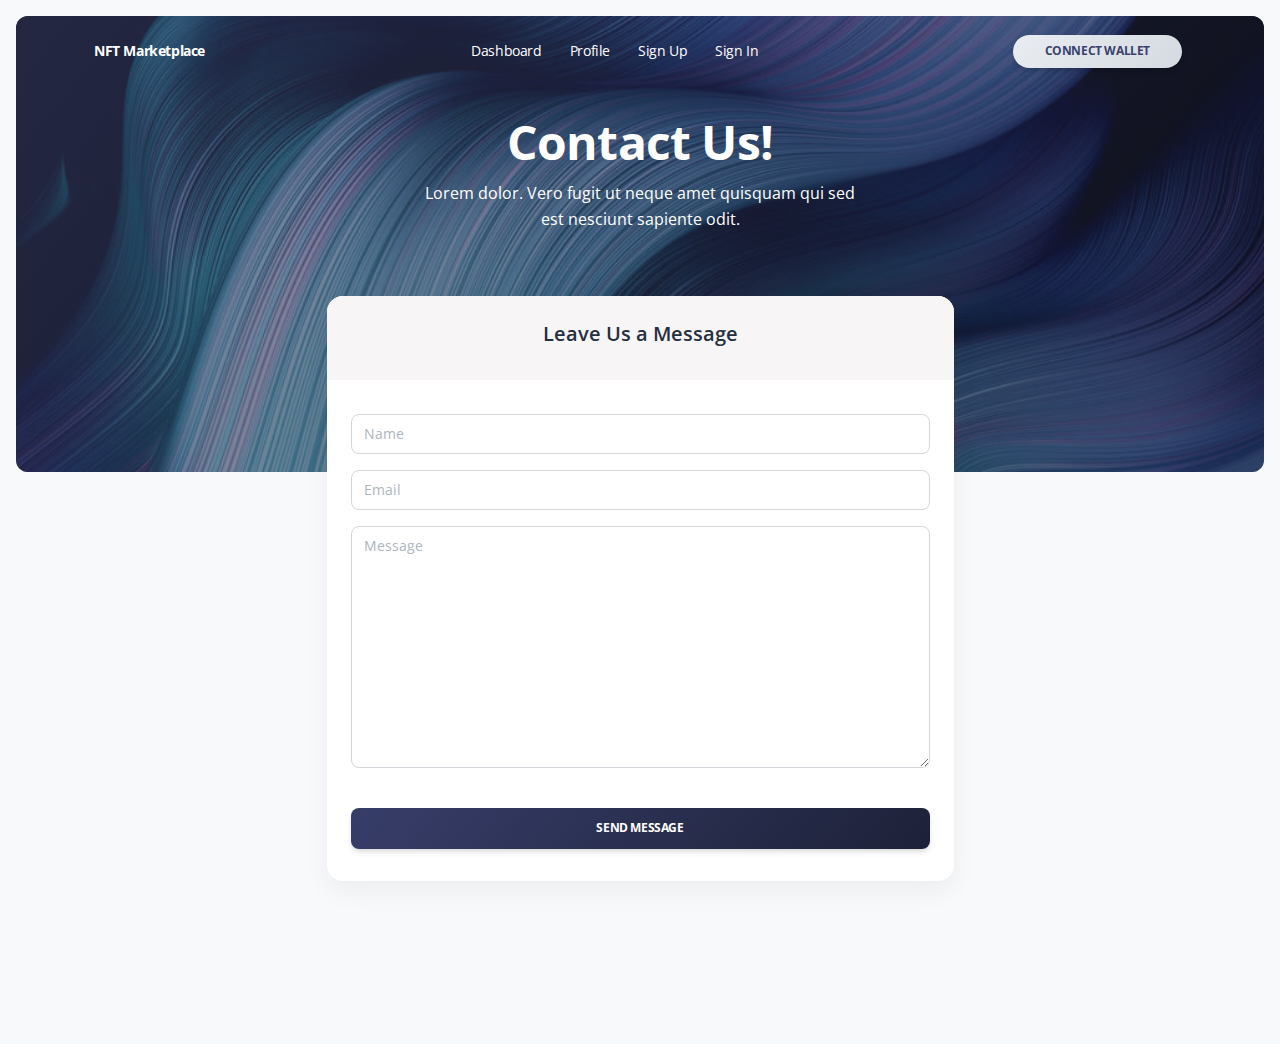
<file: contact.html>
<!DOCTYPE html>
<html lang="en">

<head>
  <meta charset="utf-8" />
  <meta name="viewport" content="width=device-width, initial-scale=1, shrink-to-fit=no">
  <link rel="apple-touch-icon" sizes="76x76" href="assets/img/apple-icon.png">
  <link rel="icon" type="image/png" href="assets/img/favicon.png">
  <title>
    NFT Marketplace
  </title>
  <!--     Fonts and icons     -->
  <link href="https://fonts.googleapis.com/css?family=Open+Sans:300,400,600,700" rel="stylesheet" />
  <!-- Nucleo Icons -->
  <link href="assets/css/nucleo-icons.css" rel="stylesheet" />
  <link href="assets/css/nucleo-svg.css" rel="stylesheet" />
  <!-- Font Awesome Icons -->
  <script src="assets/js/fontawesome.js"></script>
  <link href="assets/css/nucleo-svg.css" rel="stylesheet" />
  <!-- CSS Files -->
  <link href="assets/css/bootstrap.css" rel="stylesheet" />
  <link href="assets/css/style.css" rel="stylesheet" />
</head>

<body class="g-sidenav-show  bg-gray-100">
  <!-- Navbar -->
  <nav class="navbar navbar-expand-lg position-absolute top-0 z-index-3 w-100 shadow-none my-3  navbar-transparent mt-4">
    <div class="container">
      <a class="navbar-brand font-weight-bolder ms-lg-0 ms-3 text-white" href="index.html">
        NFT Marketplace
      </a>
      <button class="navbar-toggler shadow-none ms-2"  data-bs-toggle="collapse" data-bs-target="#navigation" aria-controls="navigation" aria-expanded="false" aria-label="Toggle navigation">
        <span class="navbar-toggler-icon mt-2">
          <span class="navbar-toggler-bar bar1"></span>
          <span class="navbar-toggler-bar bar2"></span>
          <span class="navbar-toggler-bar bar3"></span>
        </span>
      </button>
      <div class="collapse navbar-collapse" id="navigation">
        <ul class="navbar-nav mx-auto">
          <li class="nav-item">
            <a class="nav-link d-flex align-items-center me-2 active" aria-current="page" href="index.html">
              <i class="fa fa-chart-pie opacity-6  me-1"></i>
              Dashboard
            </a>
          </li>
          <li class="nav-item">
            <a class="nav-link me-2" href="profile.html">
              <i class="fa fa-user opacity-6  me-1"></i>
              Profile
            </a>
          </li>
          <li class="nav-item">
            <a class="nav-link me-2" href="sign-up.html">
              <i class="fas fa-user-circle opacity-6  me-1"></i>
              Sign Up
            </a>
          </li>
          <li class="nav-item">
            <a class="nav-link me-2" href="sign-in.html">
              <i class="fas fa-key opacity-6  me-1"></i>
              Sign In
            </a>
          </li>
        </ul>
        <ul class="navbar-nav d-lg-block d-none">
          <li class="nav-item">
            <a href="connect-wallet.html" class="btn btn-sm btn-round mb-0 me-1 bg-gradient-light">Connect Wallet</a>
          </li>
        </ul>
      </div>
    </div>
  </nav>
  <!-- End Navbar -->
  <section class="h-100-vh mb-8">
    <div class="page-header align-items-start section-height-50 pt-5 pb-11 m-3 border-radius-lg" style="background-image: url('assets/img/curved-images/curved14.jpg');">
      <span class="mask bg-gradient-dark opacity-6"></span>
      <div class="container">
        <div class="row justify-content-center">
          <div class="col-lg-5 text-center mx-auto">
            <h1 class="text-white mb-2 mt-5">Contact Us!</h1>
            <p class="text-lead text-white">Lorem dolor. Vero fugit ut neque amet quisquam qui sed est nesciunt sapiente odit.</p>
          </div>
        </div>
      </div>
    </div>
    <div class="container">
      <div class="row mt-lg-n10 mt-md-n11 mt-n10">
        <div class="col-md-7 mx-auto mb-30">
          <div class="card z-index-0">
            <div class="card-header gray-bg text-center pt-4">
              <h5>Leave Us a Message</h5>
            </div>
            
            <div class="card-body">
              <form action="post">
                <div class="mb-3 mt-10p">
                  <input type="text" class="form-control" placeholder="Name" aria-label="Name" >
                </div>
                <div class="mb-3">
                  <input type="email" class="form-control" placeholder="Email" aria-label="Email" >
                </div>
                <div class="mb-3">
                  
                  <textarea name="Message" class="form-control" id="Message" placeholder="Message" cols="30" rows="10"></textarea>
                </div>
                
                <div class="text-center">
                  <button  class="btn bg-gradient-dark w-100 my-4 mb-2">Send Message</button>
                </div>
                
              </form>
            </div>
          </div>
        </div>
      </div>
    </div>
  </section>
  

  <!--   Core JS Files   -->
  <script src="assets/js/core/popper.min.js"></script>
  <script src="assets/js/core/bootstrap.min.js"></script>
  <script src="assets/js/plugins/smooth-scrollbar.min.js"></script>
  <!--  parallax effects, scripts for the example pages etc -->
  <script src="assets/js/scripts.js"></script>
  
</body>

</html>
</file>
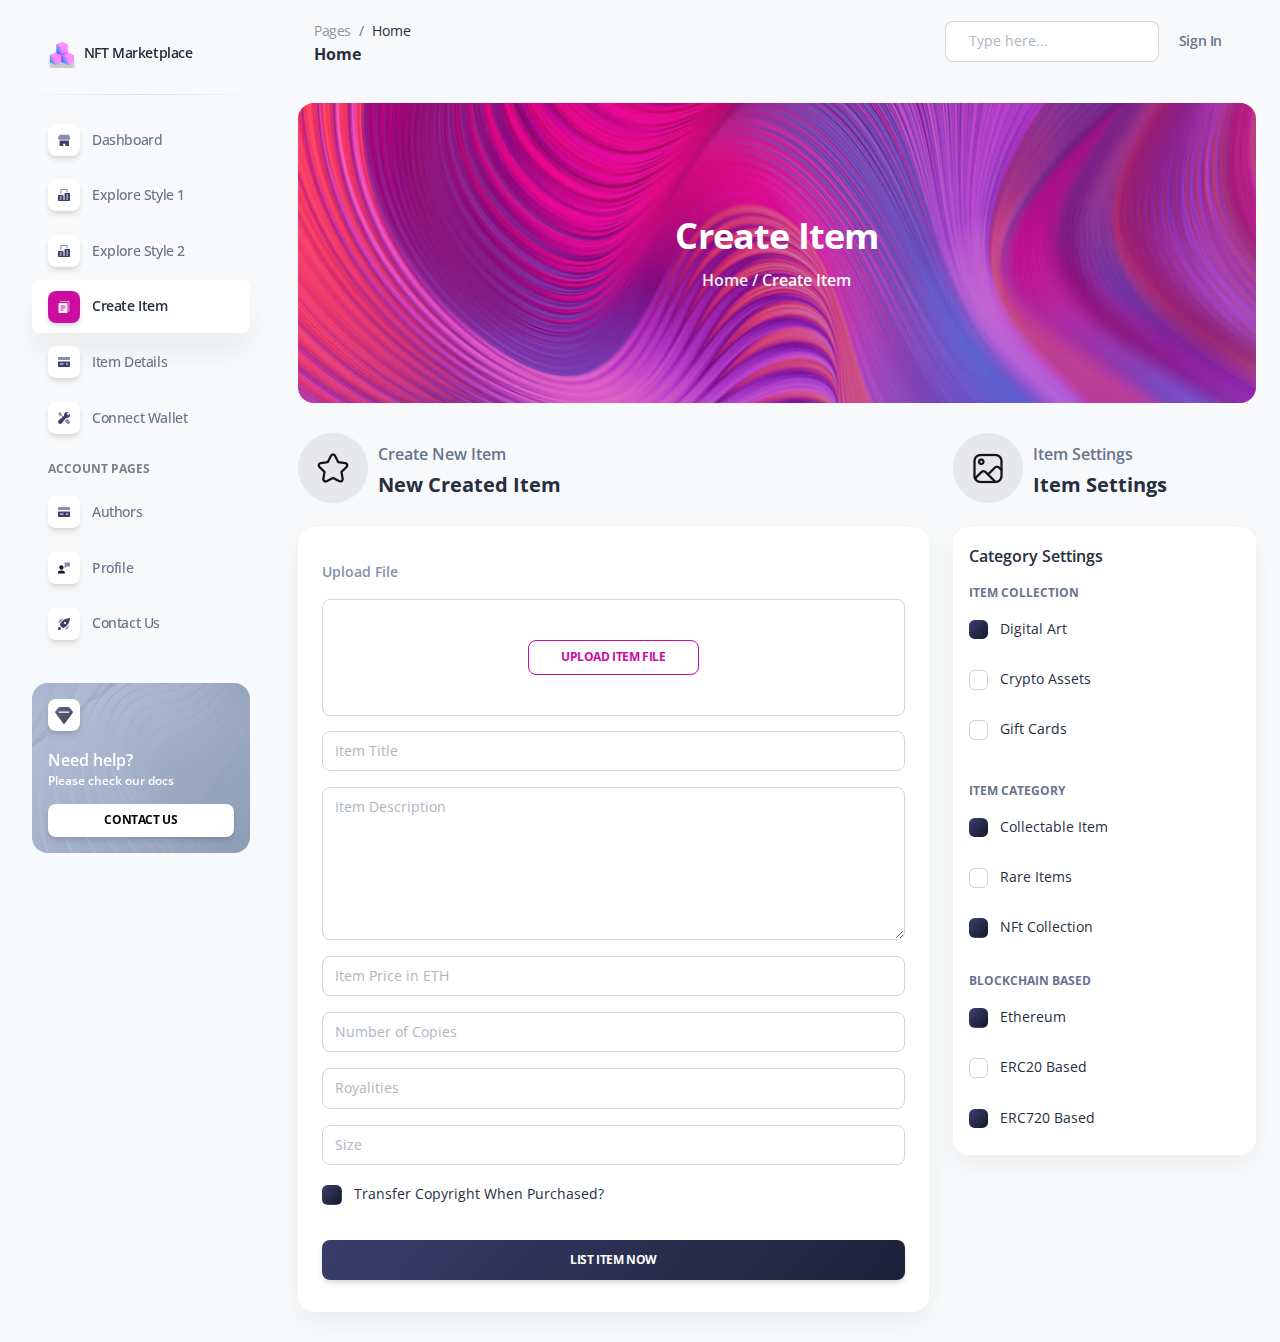
<file: create-item.html>
<!DOCTYPE html>
<html lang="en">

<head>
  <meta charset="utf-8" />
  <meta name="viewport" content="width=device-width, initial-scale=1, shrink-to-fit=no">
  <link rel="apple-touch-icon" sizes="76x76" href="assets/img/apple-icon.png">
  <link rel="icon" type="image/png" href="assets/img/favicon.png">
  <title>
    NFT Marketplace
  </title>
  <!--     Fonts and icons     -->
  <link href="https://fonts.googleapis.com/css?family=Open+Sans:300,400,600,700" rel="stylesheet" />
  <!-- Nucleo Icons -->
  <link href="assets/css/nucleo-icons.css" rel="stylesheet" />
  <link href="assets/css/nucleo-svg.css" rel="stylesheet" />
  <!-- Font Awesome Icons -->
  <script src="assets/js/fontawesome.js"></script>
  <link href="assets/css/nucleo-svg.css" rel="stylesheet" />
  <!-- CSS Files -->
  <link href="assets/css/bootstrap.css" rel="stylesheet" />
  <link href="assets/css/style.css" rel="stylesheet" />
</head>

<body class="g-sidenav-show  bg-gray-100">
  <aside class="sidenav navbar navbar-vertical navbar-expand-xs border-0 border-radius-xl my-3 fixed-left ms-3" id="sidenav-main">
    <div class="sidenav-header">
      <i class="fas fa-times p-3 cursor-pointer text-secondary opacity-5 position-absolute right-0 top-0 d-none d-xl-none" aria-hidden="true" id="iconSidenav"></i>
      <a class="navbar-brand m-0" href="index.html">
        <img src="assets/img/logo-ct.png" class="navbar-brand-img h-100 w-15" alt="...">
        <span class="ms-1 font-weight-bold">NFT Marketplace</span>
      </a>
    </div>
    <hr class="horizontal dark mt-0">
    <div class="collapse navbar-collapse  w-auto" id="sidenav-collapse-main">
      <ul class="navbar-nav">
        <li class="nav-item">
          <a class="nav-link" href="index.html">
            <div class="icon icon-shape icon-sm shadow border-radius-md bg-white text-center me-2 d-flex align-items-center justify-content-center">
              <svg width="12px" height="12px" viewBox="0 0 45 40" version="1.1" xmlns="http://www.w3.org/2000/svg" xmlns:xlink="http://www.w3.org/1999/xlink">
                <title>shop </title>
                <g  stroke="none" stroke-width="1" fill="none" fill-rule="evenodd">
                  <g  transform="translate(-1716.000000, -439.000000)" fill="#FFFFFF" fill-rule="nonzero">
                    <g  transform="translate(1716.000000, 291.000000)">
                      <g id="shop-" transform="translate(0.000000, 148.000000)">
                        <path class="color-background" d="M46.7199583,10.7414583 L40.8449583,0.949791667 C40.4909749,0.360605034 39.8540131,0 39.1666667,0 L7.83333333,0 C7.1459869,0 6.50902508,0.360605034 6.15504167,0.949791667 L0.280041667,10.7414583 C0.0969176761,11.0460037 -1.23209662e-05,11.3946378 -1.23209662e-05,11.75 C-0.00758042603,16.0663731 3.48367543,19.5725301 7.80004167,19.5833333 L7.81570833,19.5833333 C9.75003686,19.5882688 11.6168794,18.8726691 13.0522917,17.5760417 C16.0171492,20.2556967 20.5292675,20.2556967 23.494125,17.5760417 C26.4604562,20.2616016 30.9794188,20.2616016 33.94575,17.5760417 C36.2421905,19.6477597 39.5441143,20.1708521 42.3684437,18.9103691 C45.1927731,17.649886 47.0084685,14.8428276 47.0000295,11.75 C47.0000295,11.3946378 46.9030823,11.0460037 46.7199583,10.7414583 Z"  opacity="0.598981585"></path>
                        <path class="color-background" d="M39.198,22.4912623 C37.3776246,22.4928106 35.5817531,22.0149171 33.951625,21.0951667 L33.92225,21.1107282 C31.1430221,22.6838032 27.9255001,22.9318916 24.9844167,21.7998837 C24.4750389,21.605469 23.9777983,21.3722567 23.4960833,21.1018359 L23.4745417,21.1129513 C20.6961809,22.6871153 17.4786145,22.9344611 14.5386667,21.7998837 C14.029926,21.6054643 13.533337,21.3722507 13.0522917,21.1018359 C11.4250962,22.0190609 9.63246555,22.4947009 7.81570833,22.4912623 C7.16510551,22.4842162 6.51607673,22.4173045 5.875,22.2911849 L5.875,44.7220845 C5.875,45.9498589 6.7517757,46.9451667 7.83333333,46.9451667 L19.5833333,46.9451667 L19.5833333,33.6066734 L27.4166667,33.6066734 L27.4166667,46.9451667 L39.1666667,46.9451667 C40.2482243,46.9451667 41.125,45.9498589 41.125,44.7220845 L41.125,22.2822926 C40.4887822,22.4116582 39.8442868,22.4815492 39.198,22.4912623 Z" ></path>
                      </g>
                    </g>
                  </g>
                </g>
              </svg>
            </div>
            <span class="nav-link-text ms-1">Dashboard</span>
          </a>
        </li>
        <li class="nav-item">
          <a class="nav-link " href="explore.html">
            <div class="icon icon-shape icon-sm shadow border-radius-md bg-white text-center me-2 d-flex align-items-center justify-content-center">
              <svg width="12px" height="12px" viewBox="0 0 42 42" version="1.1" xmlns="http://www.w3.org/2000/svg" xmlns:xlink="http://www.w3.org/1999/xlink">
                <title>office</title>
                <g  stroke="none" stroke-width="1" fill="none" fill-rule="evenodd">
                  <g  transform="translate(-1869.000000, -293.000000)" fill="#FFFFFF" fill-rule="nonzero">
                    <g  transform="translate(1716.000000, 291.000000)">
                      <g  transform="translate(153.000000, 2.000000)">
                        <path class="color-background" d="M12.25,17.5 L8.75,17.5 L8.75,1.75 C8.75,0.78225 9.53225,0 10.5,0 L31.5,0 C32.46775,0 33.25,0.78225 33.25,1.75 L33.25,12.25 L29.75,12.25 L29.75,3.5 L12.25,3.5 L12.25,17.5 Z"  opacity="0.6"></path>
                        <path class="color-background" d="M40.25,14 L24.5,14 C23.53225,14 22.75,14.78225 22.75,15.75 L22.75,38.5 L19.25,38.5 L19.25,22.75 C19.25,21.78225 18.46775,21 17.5,21 L1.75,21 C0.78225,21 0,21.78225 0,22.75 L0,40.25 C0,41.21775 0.78225,42 1.75,42 L40.25,42 C41.21775,42 42,41.21775 42,40.25 L42,15.75 C42,14.78225 41.21775,14 40.25,14 Z M12.25,36.75 L7,36.75 L7,33.25 L12.25,33.25 L12.25,36.75 Z M12.25,29.75 L7,29.75 L7,26.25 L12.25,26.25 L12.25,29.75 Z M35,36.75 L29.75,36.75 L29.75,33.25 L35,33.25 L35,36.75 Z M35,29.75 L29.75,29.75 L29.75,26.25 L35,26.25 L35,29.75 Z M35,22.75 L29.75,22.75 L29.75,19.25 L35,19.25 L35,22.75 Z" ></path>
                      </g>
                    </g>
                  </g>
                </g>
              </svg>
            </div>
            <span class="nav-link-text ms-1">Explore Style 1</span>
          </a>
        </li>
        <li class="nav-item">
          <a class="nav-link " href="explore-2.html">
            <div class="icon icon-shape icon-sm shadow border-radius-md bg-white text-center me-2 d-flex align-items-center justify-content-center">
              <svg width="12px" height="12px" viewBox="0 0 42 42" version="1.1" xmlns="http://www.w3.org/2000/svg" xmlns:xlink="http://www.w3.org/1999/xlink">
                <title>office</title>
                <g  stroke="none" stroke-width="1" fill="none" fill-rule="evenodd">
                  <g  transform="translate(-1869.000000, -293.000000)" fill="#FFFFFF" fill-rule="nonzero">
                    <g  transform="translate(1716.000000, 291.000000)">
                      <g  transform="translate(153.000000, 2.000000)">
                        <path class="color-background" d="M12.25,17.5 L8.75,17.5 L8.75,1.75 C8.75,0.78225 9.53225,0 10.5,0 L31.5,0 C32.46775,0 33.25,0.78225 33.25,1.75 L33.25,12.25 L29.75,12.25 L29.75,3.5 L12.25,3.5 L12.25,17.5 Z"  opacity="0.6"></path>
                        <path class="color-background" d="M40.25,14 L24.5,14 C23.53225,14 22.75,14.78225 22.75,15.75 L22.75,38.5 L19.25,38.5 L19.25,22.75 C19.25,21.78225 18.46775,21 17.5,21 L1.75,21 C0.78225,21 0,21.78225 0,22.75 L0,40.25 C0,41.21775 0.78225,42 1.75,42 L40.25,42 C41.21775,42 42,41.21775 42,40.25 L42,15.75 C42,14.78225 41.21775,14 40.25,14 Z M12.25,36.75 L7,36.75 L7,33.25 L12.25,33.25 L12.25,36.75 Z M12.25,29.75 L7,29.75 L7,26.25 L12.25,26.25 L12.25,29.75 Z M35,36.75 L29.75,36.75 L29.75,33.25 L35,33.25 L35,36.75 Z M35,29.75 L29.75,29.75 L29.75,26.25 L35,26.25 L35,29.75 Z M35,22.75 L29.75,22.75 L29.75,19.25 L35,19.25 L35,22.75 Z" ></path>
                      </g>
                    </g>
                  </g>
                </g>
              </svg>
            </div>
            <span class="nav-link-text ms-1">Explore Style 2</span>
          </a>
        </li>
        <li class="nav-item">
          <a class="nav-link  active" href="create-item.html">
            <div class="icon icon-shape icon-sm shadow border-radius-md bg-white text-center me-2 d-flex align-items-center justify-content-center">
              <svg width="12px" height="12px" viewBox="0 0 40 44" version="1.1" xmlns="http://www.w3.org/2000/svg" xmlns:xlink="http://www.w3.org/1999/xlink">
                <title>document</title>
                <g  stroke="none" stroke-width="1" fill="none" fill-rule="evenodd">
                  <g  transform="translate(-1870.000000, -591.000000)" fill="#FFFFFF" fill-rule="nonzero">
                    <g  transform="translate(1716.000000, 291.000000)">
                      <g  transform="translate(154.000000, 300.000000)">
                        <path class="color-background" d="M40,40 L36.3636364,40 L36.3636364,3.63636364 L5.45454545,3.63636364 L5.45454545,0 L38.1818182,0 C39.1854545,0 40,0.814545455 40,1.81818182 L40,40 Z"  opacity="0.603585379"></path>
                        <path class="color-background" d="M30.9090909,7.27272727 L1.81818182,7.27272727 C0.814545455,7.27272727 0,8.08727273 0,9.09090909 L0,41.8181818 C0,42.8218182 0.814545455,43.6363636 1.81818182,43.6363636 L30.9090909,43.6363636 C31.9127273,43.6363636 32.7272727,42.8218182 32.7272727,41.8181818 L32.7272727,9.09090909 C32.7272727,8.08727273 31.9127273,7.27272727 30.9090909,7.27272727 Z M18.1818182,34.5454545 L7.27272727,34.5454545 L7.27272727,30.9090909 L18.1818182,30.9090909 L18.1818182,34.5454545 Z M25.4545455,27.2727273 L7.27272727,27.2727273 L7.27272727,23.6363636 L25.4545455,23.6363636 L25.4545455,27.2727273 Z M25.4545455,20 L7.27272727,20 L7.27272727,16.3636364 L25.4545455,16.3636364 L25.4545455,20 Z" ></path>
                      </g>
                    </g>
                  </g>
                </g>
              </svg>
            </div>
            <span class="nav-link-text ms-1">Create Item</span>
          </a>
        </li>
        <li class="nav-item">
          <a class="nav-link  " href="item-details.html">
            <div class="icon icon-shape icon-sm shadow border-radius-md bg-white text-center me-2 d-flex align-items-center justify-content-center">
              <svg width="12px" height="12px" viewBox="0 0 43 36" version="1.1" xmlns="http://www.w3.org/2000/svg" xmlns:xlink="http://www.w3.org/1999/xlink">
                <title>credit-card</title>
                <g  stroke="none" stroke-width="1" fill="none" fill-rule="evenodd">
                  <g  transform="translate(-2169.000000, -745.000000)" fill="#FFFFFF" fill-rule="nonzero">
                    <g  transform="translate(1716.000000, 291.000000)">
                      <g  transform="translate(453.000000, 454.000000)">
                        <path class="color-background" d="M43,10.7482083 L43,3.58333333 C43,1.60354167 41.3964583,0 39.4166667,0 L3.58333333,0 C1.60354167,0 0,1.60354167 0,3.58333333 L0,10.7482083 L43,10.7482083 Z"  opacity="0.593633743"></path>
                        <path class="color-background" d="M0,16.125 L0,32.25 C0,34.2297917 1.60354167,35.8333333 3.58333333,35.8333333 L39.4166667,35.8333333 C41.3964583,35.8333333 43,34.2297917 43,32.25 L43,16.125 L0,16.125 Z M19.7083333,26.875 L7.16666667,26.875 L7.16666667,23.2916667 L19.7083333,23.2916667 L19.7083333,26.875 Z M35.8333333,26.875 L28.6666667,26.875 L28.6666667,23.2916667 L35.8333333,23.2916667 L35.8333333,26.875 Z" ></path>
                      </g>
                    </g>
                  </g>
                </g>
              </svg>
            </div>
            <span class="nav-link-text ms-1">Item Details</span>
          </a>
        </li>
        <li class="nav-item">
          <a class="nav-link  " href="connect-wallet.html">
            <div class="icon icon-shape icon-sm shadow border-radius-md bg-white text-center me-2 d-flex align-items-center justify-content-center">
              <svg width="12px" height="12px" viewBox="0 0 40 40" version="1.1" xmlns="http://www.w3.org/2000/svg" xmlns:xlink="http://www.w3.org/1999/xlink">
                <title>settings</title>
                <g  stroke="none" stroke-width="1" fill="none" fill-rule="evenodd">
                  <g  transform="translate(-2020.000000, -442.000000)" fill="#FFFFFF" fill-rule="nonzero">
                    <g  transform="translate(1716.000000, 291.000000)">
                      <g id="settings" transform="translate(304.000000, 151.000000)">
                        <polygon class="color-background"  opacity="0.596981957" points="18.0883333 15.7316667 11.1783333 8.82166667 13.3333333 6.66666667 6.66666667 0 0 6.66666667 6.66666667 13.3333333 8.82166667 11.1783333 15.315 17.6716667"></polygon>
                        <path class="color-background" d="M31.5666667,23.2333333 C31.0516667,23.2933333 30.53,23.3333333 30,23.3333333 C29.4916667,23.3333333 28.9866667,23.3033333 28.48,23.245 L22.4116667,30.7433333 L29.9416667,38.2733333 C32.2433333,40.575 35.9733333,40.575 38.275,38.2733333 L38.275,38.2733333 C40.5766667,35.9716667 40.5766667,32.2416667 38.275,29.94 L31.5666667,23.2333333 Z"  opacity="0.596981957"></path>
                        <path class="color-background" d="M33.785,11.285 L28.715,6.215 L34.0616667,0.868333333 C32.82,0.315 31.4483333,0 30,0 C24.4766667,0 20,4.47666667 20,10 C20,10.99 20.1483333,11.9433333 20.4166667,12.8466667 L2.435,27.3966667 C0.95,28.7083333 0.0633333333,30.595 0.00333333333,32.5733333 C-0.0583333333,34.5533333 0.71,36.4916667 2.11,37.89 C3.47,39.2516667 5.27833333,40 7.20166667,40 C9.26666667,40 11.2366667,39.1133333 12.6033333,37.565 L27.1533333,19.5833333 C28.0566667,19.8516667 29.01,20 30,20 C35.5233333,20 40,15.5233333 40,10 C40,8.55166667 39.685,7.18 39.1316667,5.93666667 L33.785,11.285 Z" ></path>
                      </g>
                    </g>
                  </g>
                </g>
              </svg>
            </div>
            <span class="nav-link-text ms-1">Connect Wallet</span>
          </a>
        </li>
        <li class="nav-item mt-3">
          <h6 class="ps-4 ms-2 text-uppercase text-xs font-weight-bolder opacity-6">Account pages</h6>
        </li>
        <li class="nav-item">
          <a class="nav-link " href="authors.html">
            <div class="icon icon-shape icon-sm shadow border-radius-md bg-white text-center me-2 d-flex align-items-center justify-content-center">
              <svg width="12px" height="12px" viewBox="0 0 43 36" version="1.1" xmlns="http://www.w3.org/2000/svg" xmlns:xlink="http://www.w3.org/1999/xlink">
                <title>credit-card</title>
                <g  stroke="none" stroke-width="1" fill="none" fill-rule="evenodd">
                  <g  transform="translate(-2169.000000, -745.000000)" fill="#FFFFFF" fill-rule="nonzero">
                    <g  transform="translate(1716.000000, 291.000000)">
                      <g  transform="translate(453.000000, 454.000000)">
                        <path class="color-background" d="M43,10.7482083 L43,3.58333333 C43,1.60354167 41.3964583,0 39.4166667,0 L3.58333333,0 C1.60354167,0 0,1.60354167 0,3.58333333 L0,10.7482083 L43,10.7482083 Z"  opacity="0.593633743"></path>
                        <path class="color-background" d="M0,16.125 L0,32.25 C0,34.2297917 1.60354167,35.8333333 3.58333333,35.8333333 L39.4166667,35.8333333 C41.3964583,35.8333333 43,34.2297917 43,32.25 L43,16.125 L0,16.125 Z M19.7083333,26.875 L7.16666667,26.875 L7.16666667,23.2916667 L19.7083333,23.2916667 L19.7083333,26.875 Z M35.8333333,26.875 L28.6666667,26.875 L28.6666667,23.2916667 L35.8333333,23.2916667 L35.8333333,26.875 Z" ></path>
                      </g>
                    </g>
                  </g>
                </g>
              </svg>
            </div>
            <span class="nav-link-text ms-1">Authors</span>
          </a>
        </li>
        <li class="nav-item">
          <a class="nav-link  " href="profile.html">
            <div class="icon icon-shape icon-sm shadow border-radius-md bg-white text-center me-2 d-flex align-items-center justify-content-center">
              <svg width="12px" height="12px" viewBox="0 0 46 42" version="1.1" xmlns="http://www.w3.org/2000/svg" xmlns:xlink="http://www.w3.org/1999/xlink">
                <title>customer-support</title>
                <g  stroke="none" stroke-width="1" fill="none" fill-rule="evenodd">
                  <g  transform="translate(-1717.000000, -291.000000)" fill="#FFFFFF" fill-rule="nonzero">
                    <g  transform="translate(1716.000000, 291.000000)">
                      <g id="customer-support" transform="translate(1.000000, 0.000000)">
                        <path class="color-background" d="M45,0 L26,0 C25.447,0 25,0.447 25,1 L25,20 C25,20.379 25.214,20.725 25.553,20.895 C25.694,20.965 25.848,21 26,21 C26.212,21 26.424,20.933 26.6,20.8 L34.333,15 L45,15 C45.553,15 46,14.553 46,14 L46,1 C46,0.447 45.553,0 45,0 Z"  opacity="0.59858631"></path>
                        <path class="color-foreground" d="M22.883,32.86 C20.761,32.012 17.324,31 13,31 C8.676,31 5.239,32.012 3.116,32.86 C1.224,33.619 0,35.438 0,37.494 L0,41 C0,41.553 0.447,42 1,42 L25,42 C25.553,42 26,41.553 26,41 L26,37.494 C26,35.438 24.776,33.619 22.883,32.86 Z" ></path>
                        <path class="color-foreground" d="M13,28 C17.432,28 21,22.529 21,18 C21,13.589 17.411,10 13,10 C8.589,10 5,13.589 5,18 C5,22.529 8.568,28 13,28 Z" ></path>
                      </g>
                    </g>
                  </g>
                </g>
              </svg>
            </div>
            <span class="nav-link-text ms-1">Profile</span>
          </a>
        </li>
        <li class="nav-item">
          <a class="nav-link  " href="contact.html">
            <div class="icon icon-shape icon-sm shadow border-radius-md bg-white text-center me-2 d-flex align-items-center justify-content-center">
              <svg width="12px" height="20px" viewBox="0 0 40 40" version="1.1" xmlns="http://www.w3.org/2000/svg" xmlns:xlink="http://www.w3.org/1999/xlink">
                <title>spaceship</title>
                <g  stroke="none" stroke-width="1" fill="none" fill-rule="evenodd">
                  <g  transform="translate(-1720.000000, -592.000000)" fill="#FFFFFF" fill-rule="nonzero">
                    <g  transform="translate(1716.000000, 291.000000)">
                      <g  transform="translate(4.000000, 301.000000)">
                        <path class="color-background" d="M39.3,0.706666667 C38.9660984,0.370464027 38.5048767,0.192278529 38.0316667,0.216666667 C14.6516667,1.43666667 6.015,22.2633333 5.93166667,22.4733333 C5.68236407,23.0926189 5.82664679,23.8009159 6.29833333,24.2733333 L15.7266667,33.7016667 C16.2013871,34.1756798 16.9140329,34.3188658 17.535,34.065 C17.7433333,33.98 38.4583333,25.2466667 39.7816667,1.97666667 C39.8087196,1.50414529 39.6335979,1.04240574 39.3,0.706666667 Z M25.69,19.0233333 C24.7367525,19.9768687 23.3029475,20.2622391 22.0572426,19.7463614 C20.8115377,19.2304837 19.9992882,18.0149658 19.9992882,16.6666667 C19.9992882,15.3183676 20.8115377,14.1028496 22.0572426,13.5869719 C23.3029475,13.0710943 24.7367525,13.3564646 25.69,14.31 C26.9912731,15.6116662 26.9912731,17.7216672 25.69,19.0233333 L25.69,19.0233333 Z" ></path>
                        <path class="color-background" d="M1.855,31.4066667 C3.05106558,30.2024182 4.79973884,29.7296005 6.43969145,30.1670277 C8.07964407,30.6044549 9.36054508,31.8853559 9.7979723,33.5253085 C10.2353995,35.1652612 9.76258177,36.9139344 8.55833333,38.11 C6.70666667,39.9616667 0,40 0,40 C0,40 0,33.2566667 1.855,31.4066667 Z" ></path>
                        <path class="color-background" d="M17.2616667,3.90166667 C12.4943643,3.07192755 7.62174065,4.61673894 4.20333333,8.04166667 C3.31200265,8.94126033 2.53706177,9.94913142 1.89666667,11.0416667 C1.5109569,11.6966059 1.61721591,12.5295394 2.155,13.0666667 L5.47,16.3833333 C8.55036617,11.4946947 12.5559074,7.25476565 17.2616667,3.90166667 L17.2616667,3.90166667 Z"  opacity="0.598539807"></path>
                        <path class="color-background" d="M36.0983333,22.7383333 C36.9280725,27.5056357 35.3832611,32.3782594 31.9583333,35.7966667 C31.0587397,36.6879974 30.0508686,37.4629382 28.9583333,38.1033333 C28.3033941,38.4890431 27.4704606,38.3827841 26.9333333,37.845 L23.6166667,34.53 C28.5053053,31.4496338 32.7452344,27.4440926 36.0983333,22.7383333 L36.0983333,22.7383333 Z"  opacity="0.598539807"></path>
                      </g>
                    </g>
                  </g>
                </g>
              </svg>
            </div>
            <span class="nav-link-text ms-1">Contact Us</span>
          </a>
        </li>
        <li class="nav-item">
          <a class="nav-link  " href="sign-in.html">
            <div class="icon icon-shape icon-sm shadow border-radius-md bg-white text-center me-2 d-flex align-items-center justify-content-center">
              <svg width="12px" height="12px" viewBox="0 0 40 44" version="1.1" xmlns="http://www.w3.org/2000/svg" xmlns:xlink="http://www.w3.org/1999/xlink">
                <title>document</title>
                <g  stroke="none" stroke-width="1" fill="none" fill-rule="evenodd">
                  <g  transform="translate(-1870.000000, -591.000000)" fill="#FFFFFF" fill-rule="nonzero">
                    <g  transform="translate(1716.000000, 291.000000)">
                      <g  transform="translate(154.000000, 300.000000)">
                        <path class="color-background" d="M40,40 L36.3636364,40 L36.3636364,3.63636364 L5.45454545,3.63636364 L5.45454545,0 L38.1818182,0 C39.1854545,0 40,0.814545455 40,1.81818182 L40,40 Z"  opacity="0.603585379"></path>
                        <path class="color-background" d="M30.9090909,7.27272727 L1.81818182,7.27272727 C0.814545455,7.27272727 0,8.08727273 0,9.09090909 L0,41.8181818 C0,42.8218182 0.814545455,43.6363636 1.81818182,43.6363636 L30.9090909,43.6363636 C31.9127273,43.6363636 32.7272727,42.8218182 32.7272727,41.8181818 L32.7272727,9.09090909 C32.7272727,8.08727273 31.9127273,7.27272727 30.9090909,7.27272727 Z M18.1818182,34.5454545 L7.27272727,34.5454545 L7.27272727,30.9090909 L18.1818182,30.9090909 L18.1818182,34.5454545 Z M25.4545455,27.2727273 L7.27272727,27.2727273 L7.27272727,23.6363636 L25.4545455,23.6363636 L25.4545455,27.2727273 Z M25.4545455,20 L7.27272727,20 L7.27272727,16.3636364 L25.4545455,16.3636364 L25.4545455,20 Z" ></path>
                      </g>
                    </g>
                  </g>
                </g>
              </svg>
            </div>
            <span class="nav-link-text ms-1">Sign In</span>
          </a>
        </li>
        <li class="nav-item">
          <a class="nav-link  " href="sign-up.html">
            <div class="icon icon-shape icon-sm shadow border-radius-md bg-white text-center me-2 d-flex align-items-center justify-content-center">
              <svg width="12px" height="20px" viewBox="0 0 40 40" version="1.1" xmlns="http://www.w3.org/2000/svg" xmlns:xlink="http://www.w3.org/1999/xlink">
                <title>spaceship</title>
                <g  stroke="none" stroke-width="1" fill="none" fill-rule="evenodd">
                  <g  transform="translate(-1720.000000, -592.000000)" fill="#FFFFFF" fill-rule="nonzero">
                    <g  transform="translate(1716.000000, 291.000000)">
                      <g  transform="translate(4.000000, 301.000000)">
                        <path class="color-background" d="M39.3,0.706666667 C38.9660984,0.370464027 38.5048767,0.192278529 38.0316667,0.216666667 C14.6516667,1.43666667 6.015,22.2633333 5.93166667,22.4733333 C5.68236407,23.0926189 5.82664679,23.8009159 6.29833333,24.2733333 L15.7266667,33.7016667 C16.2013871,34.1756798 16.9140329,34.3188658 17.535,34.065 C17.7433333,33.98 38.4583333,25.2466667 39.7816667,1.97666667 C39.8087196,1.50414529 39.6335979,1.04240574 39.3,0.706666667 Z M25.69,19.0233333 C24.7367525,19.9768687 23.3029475,20.2622391 22.0572426,19.7463614 C20.8115377,19.2304837 19.9992882,18.0149658 19.9992882,16.6666667 C19.9992882,15.3183676 20.8115377,14.1028496 22.0572426,13.5869719 C23.3029475,13.0710943 24.7367525,13.3564646 25.69,14.31 C26.9912731,15.6116662 26.9912731,17.7216672 25.69,19.0233333 L25.69,19.0233333 Z" ></path>
                        <path class="color-background" d="M1.855,31.4066667 C3.05106558,30.2024182 4.79973884,29.7296005 6.43969145,30.1670277 C8.07964407,30.6044549 9.36054508,31.8853559 9.7979723,33.5253085 C10.2353995,35.1652612 9.76258177,36.9139344 8.55833333,38.11 C6.70666667,39.9616667 0,40 0,40 C0,40 0,33.2566667 1.855,31.4066667 Z" ></path>
                        <path class="color-background" d="M17.2616667,3.90166667 C12.4943643,3.07192755 7.62174065,4.61673894 4.20333333,8.04166667 C3.31200265,8.94126033 2.53706177,9.94913142 1.89666667,11.0416667 C1.5109569,11.6966059 1.61721591,12.5295394 2.155,13.0666667 L5.47,16.3833333 C8.55036617,11.4946947 12.5559074,7.25476565 17.2616667,3.90166667 L17.2616667,3.90166667 Z"  opacity="0.598539807"></path>
                        <path class="color-background" d="M36.0983333,22.7383333 C36.9280725,27.5056357 35.3832611,32.3782594 31.9583333,35.7966667 C31.0587397,36.6879974 30.0508686,37.4629382 28.9583333,38.1033333 C28.3033941,38.4890431 27.4704606,38.3827841 26.9333333,37.845 L23.6166667,34.53 C28.5053053,31.4496338 32.7452344,27.4440926 36.0983333,22.7383333 L36.0983333,22.7383333 Z"  opacity="0.598539807"></path>
                      </g>
                    </g>
                  </g>
                </g>
              </svg>
            </div>
            <span class="nav-link-text ms-1">Sign Up</span>
          </a>
        </li>
      </ul>
    </div>
    <div class="sidenav-footer mx-3 mt-3 pt-3">
      <div class="card card-background shadow-none card-background-mask-secondary" id="sidenavCard">
        <div class="full-background" style="background-image: url('assets/img/curved-images/white-curved.jpeg')"></div>
        <div class="card-body text-left p-3 w-100">
          <div class="icon icon-shape icon-sm bg-white shadow text-center mb-3 d-flex align-items-center justify-content-center border-radius-md">
            <i class="ni ni-diamond text-dark text-gradient text-lg top-0" aria-hidden="true" ></i>
          </div>
          <h6 class="text-white up mb-0">Need help?</h6>
          <p class="text-xs font-weight-bold">Please check our docs</p>
          <a href="contact.html" class="btn btn-white btn-sm w-100 mb-0">Contact Us</a>
        </div>
      </div>
    </div>
  </aside>

  <main class="main-content mt-1 border-radius-lg">
    <!-- Navbar -->
    <nav class="navbar navbar-main navbar-expand-lg px-0 mx-4 shadow-none border-radius-xl" id="navbarBlur" >
      <div class="container-fluid py-1 px-3">
        <nav aria-label="breadcrumb">
          <ol class="breadcrumb bg-transparent mb-0 pb-0 pt-1 px-0 me-sm-6 me-5">
            <li class="breadcrumb-item text-sm"><a class="opacity-5 text-dark" href="javascript:;">Pages</a></li>
            <li class="breadcrumb-item text-sm text-dark active" aria-current="page">Home</li>
          </ol>
          <h6 class="font-weight-bolder mb-0">Home</h6>
        </nav>
        <div class="collapse navbar-collapse mt-sm-0 mt-2 me-md-0 me-sm-4" id="navbar">
          <div class="ms-md-auto pe-md-3 d-flex align-items-center">
            <div class="input-group">
              <span class="input-group-text text-body"><i class="fas fa-search" aria-hidden="true"></i></span>
              <input type="text" class="form-control" placeholder="Type here...">
            </div>
          </div>
          <ul class="navbar-nav  justify-content-end">
            <li class="nav-item d-flex align-items-center">
              <a href="sign-in.html" class="nav-link text-body font-weight-bold px-0">
                <i class="fa fa-user me-sm-1"></i>
                <span class="d-sm-inline d-none mr-10">Sign In</span>
              </a>
            </li>
            <li class="nav-item d-xl-none px-3 d-flex align-items-center">
              <a href="javascript:;" class="nav-link text-body p-0" id="iconNavbarSidenav">
                <div class="sidenav-toggler-inner">
                  <i class="sidenav-toggler-line"></i>
                  <i class="sidenav-toggler-line"></i>
                  <i class="sidenav-toggler-line"></i>
                </div>
              </a>
            </li>
            
            <li class="nav-item dropdown pe-2 d-flex align-items-center">
              <a href="javascript:;" class="nav-link text-body p-0" id="dropdownMenuButton" data-bs-toggle="dropdown" aria-expanded="false">
                <i class="fa fa-bell cursor-pointer"></i>
              </a>
              <ul class="dropdown-menu dropdown-menu-end px-2 py-3 me-sm-n4" aria-labelledby="dropdownMenuButton">
                <li class="mb-2">
                  <a class="dropdown-item border-radius-md" href="javascript:;">
                    <div class="d-flex py-1">
                      <div class="my-auto">
                        <img src="assets/img/team-2.jpg" alt="img" class="avatar avatar-sm  me-3 ">
                      </div>
                      <div class="d-flex flex-column justify-content-center">
                        <h6 class="text-sm font-weight-normal mb-1">
                          <span class="font-weight-bold">New message</span> from Laur
                        </h6>
                        <p class="text-xs text-secondary mb-0">
                          <i class="fa fa-clock me-1"></i>
                          13 minutes ago
                        </p>
                      </div>
                    </div>
                  </a>
                </li>
                <li class="mb-2">
                  <a class="dropdown-item border-radius-md" href="javascript:;">
                    <div class="d-flex py-1">
                      <div class="my-auto">
                        <img src="assets/img/small-logos/logo-spotify.svg" alt="img" class="avatar avatar-sm bg-gradient-dark  me-3 ">
                      </div>
                      <div class="d-flex flex-column justify-content-center">
                        <h6 class="text-sm font-weight-normal mb-1">
                          <span class="font-weight-bold">New album</span> by Travis Scott
                        </h6>
                        <p class="text-xs text-secondary mb-0">
                          <i class="fa fa-clock me-1"></i>
                          1 day
                        </p>
                      </div>
                    </div>
                  </a>
                </li>
                <li>
                  <a class="dropdown-item border-radius-md" href="javascript:;">
                    <div class="d-flex py-1">
                      <div class="avatar avatar-sm bg-gradient-secondary  me-3  my-auto">
                        <svg width="12px" height="12px" viewBox="0 0 43 36" version="1.1" xmlns="http://www.w3.org/2000/svg" xmlns:xlink="http://www.w3.org/1999/xlink">
                          <title>credit-card</title>
                          <g  stroke="none" stroke-width="1" fill="none" fill-rule="evenodd">
                            <g  transform="translate(-2169.000000, -745.000000)" fill="#FFFFFF" fill-rule="nonzero">
                              <g  transform="translate(1716.000000, 291.000000)">
                                <g  transform="translate(453.000000, 454.000000)">
                                  <path class="color-background" d="M43,10.7482083 L43,3.58333333 C43,1.60354167 41.3964583,0 39.4166667,0 L3.58333333,0 C1.60354167,0 0,1.60354167 0,3.58333333 L0,10.7482083 L43,10.7482083 Z"  opacity="0.593633743"></path>
                                  <path class="color-background" d="M0,16.125 L0,32.25 C0,34.2297917 1.60354167,35.8333333 3.58333333,35.8333333 L39.4166667,35.8333333 C41.3964583,35.8333333 43,34.2297917 43,32.25 L43,16.125 L0,16.125 Z M19.7083333,26.875 L7.16666667,26.875 L7.16666667,23.2916667 L19.7083333,23.2916667 L19.7083333,26.875 Z M35.8333333,26.875 L28.6666667,26.875 L28.6666667,23.2916667 L35.8333333,23.2916667 L35.8333333,26.875 Z" ></path>
                                </g>
                              </g>
                            </g>
                          </g>
                        </svg>
                      </div>
                      <div class="d-flex flex-column justify-content-center">
                        <h6 class="text-sm font-weight-normal mb-1">
                          Payment successfully completed
                        </h6>
                        <p class="text-xs text-secondary mb-0">
                          <i class="fa fa-clock me-1"></i>
                          2 days
                        </p>
                      </div>
                    </div>
                  </a>
                </li>
              </ul>
            </li>
          </ul>
        </div>
      </div>
    </nav>
    <!-- End Navbar -->

    <div class="container-fluid">
      <div class="page-header breadcrumb-header min-height-300 border-radius-xl mt-4 mb-30" style="background-image: url('assets/img/curved-images/curved6.jpg'); background-size: cover;">
        <span class="mask bg-gradient-primary opacity-6"></span>
        <div class="con-wrapper">
          <h2>Create Item</h2>
          <p>Home / <span>Create Item</span></p>
        </div>
      </div>
      
    </div>
    
    
    <div class="container-fluid">
      <div class="row">
        <div class="col-lg-8">
          <div class="section-heading d-flex mb-20">
            <div class="img-div mr-10"><img src="assets/img/icons/2.png" alt=""></div>
            <div class="d-flex flex-column h-100">
              <p class="mb-1 pt-2 text-bold">Create New Item</p>
              <h5 class="font-weight-bolder">New Created Item</h5>
            </div>
          </div>
          
          <div class="col-12 mb-30">
            <div class="card z-index-0">
            
                    
            <div class="card-body">
              <form action="post">
                <div class="mt-2 position-relative">
                  <p class="text-sm font-weight-bold mb-15 text-secondary text-border d-inline z-index-2 bg-white">Upload File</p>  
                </div>
                <div class="upload-div">
                  <a href="javascript:;"  class="btn btn-outline-primary btn-sm mb-0">Upload Item File</a>
                </div>

                <div class="mb-3">
                  <input type="text" class="form-control" placeholder="Item Title" aria-label="Name" >
                </div>
                <div class="mb-3">
                  <textarea name="desc" id="desc" cols="30" class="form-control" placeholder="Item Description" rows="6"></textarea>
                  
                </div>
                <div class="mb-3">
                  <input type="text" class="form-control" placeholder="Item Price in ETH" aria-label="price">
                </div>
                <div class="mb-3">
                  <input type="text" class="form-control" placeholder="Number of Copies" aria-label="Copies">
                </div>
                <div class="mb-3">
                  <input type="text" class="form-control" placeholder="Royalities" aria-label="Royalities">
                </div>
                <div class="mb-3">
                  <input type="text" class="form-control" placeholder="Size" aria-label="Size">
                </div>
                <div class="form-check form-check-info text-left">
                  <input class="form-check-input" type="checkbox" value=""  checked="">
                  <label class="form-check-label" >
                    Transfer Copyright When Purchased?
                  </label>
                </div>
                <div class="text-center">
                  <button  class="btn bg-gradient-dark w-100 my-4 mb-2">List Item Now</button>
                </div>
              </form>
            </div>
          </div>
          </div>
        </div>
        <div class="col-lg-4">
          
          <div class="col-12">
            <div class="section-heading d-flex mb-20 mt-s">
              <div class="img-div mr-10"><img src="assets/img/icons/3.png" alt=""></div>
              <div class="d-flex flex-column h-100">
                <p class="mb-1 pt-2 text-bold">Item Settings</p>
                <h5 class="font-weight-bolder">Item Settings</h5>
              </div>
            </div>
            <div class="card h-100 mb-30">
            <div class="card-header pb-0 p-3">
              <h6 class="mb-0">Category Settings</h6>
            </div>
            <div class="card-body p-3">
              <h6 class="text-uppercase text-body text-xs font-weight-bolder">Item Collection</h6>
              <ul class="list-group">
                <li class="list-group-item border-0 px-0">
                  <div class="form-check form-check-info text-left">
                    <input class="form-check-input" type="checkbox" value=""  checked>
                    <label class="form-check-label" >
                      Digital Art
                    </label>
                  </div>
                </li>
                <li class="list-group-item border-0 px-0">
                  <div class="form-check form-check-info text-left">
                    <input class="form-check-input" type="checkbox" value="" >
                    <label class="form-check-label" >
                      Crypto Assets
                    </label>
                  </div>
                </li>
                <li class="list-group-item border-0 px-0">
                  <div class="form-check form-check-info text-left">
                    <input class="form-check-input" type="checkbox" value="" >
                    <label class="form-check-label" >
                      Gift Cards
                    </label>
                  </div>
                </li>
              </ul>
              <h6 class="text-uppercase text-body text-xs font-weight-bolder mt-4">Item Category</h6>
              <ul class="list-group">
                <li class="list-group-item border-0 px-0">
                  <div class="form-check form-check-info text-left">
                    <input class="form-check-input" type="checkbox" value=""  checked>
                    <label class="form-check-label" >
                      Collectable Item
                    </label>
                  </div>
                </li>
                <li class="list-group-item border-0 px-0">
                  <div class="form-check form-check-info text-left">
                    <input class="form-check-input" type="checkbox" value="" >
                    <label class="form-check-label" >
                      Rare Items
                    </label>
                  </div>
                </li>
                <li class="list-group-item border-0 px-0 pb-0">
                  <div class="form-check form-check-info text-left">
                    <input class="form-check-input" type="checkbox" value=""  checked>
                    <label class="form-check-label" >
                      NFt Collection
                    </label>
                  </div>
                </li>
              </ul>
              <h6 class="text-uppercase text-body text-xs font-weight-bolder mt-4">Blockchain Based </h6>
              <ul class="list-group">
                <li class="list-group-item border-0 px-0">
                  <div class="form-check form-check-info text-left">
                    <input class="form-check-input" type="checkbox" value=""  checked>
                    <label class="form-check-label" >
                      Ethereum
                    </label>
                  </div>
                </li>
                <li class="list-group-item border-0 px-0">
                  <div class="form-check form-check-info text-left">
                    <input class="form-check-input" type="checkbox" value="" >
                    <label class="form-check-label" >
                      ERC20 Based
                    </label>
                  </div>
                </li>
                <li class="list-group-item border-0 px-0 pb-0">
                  <div class="form-check form-check-info text-left">
                    <input class="form-check-input" type="checkbox" value=""  checked>
                    <label class="form-check-label" >
                      ERC720 Based
                    </label>
                  </div>
                </li>
              </ul>
            </div>
          </div>
          </div>
          
        </div>
      </div>
    </div>

  </main>

  <!--   Core JS Files   -->
  <script src="assets/js/core/popper.min.js"></script>
  <script src="assets/js/core/bootstrap.min.js"></script>
  <script src="assets/js/plugins/smooth-scrollbar.min.js"></script>
  <!--  parallax effects, scripts for the example pages etc -->
  <script src="assets/js/scripts.js"></script>
  
</body>

</html>
</file>
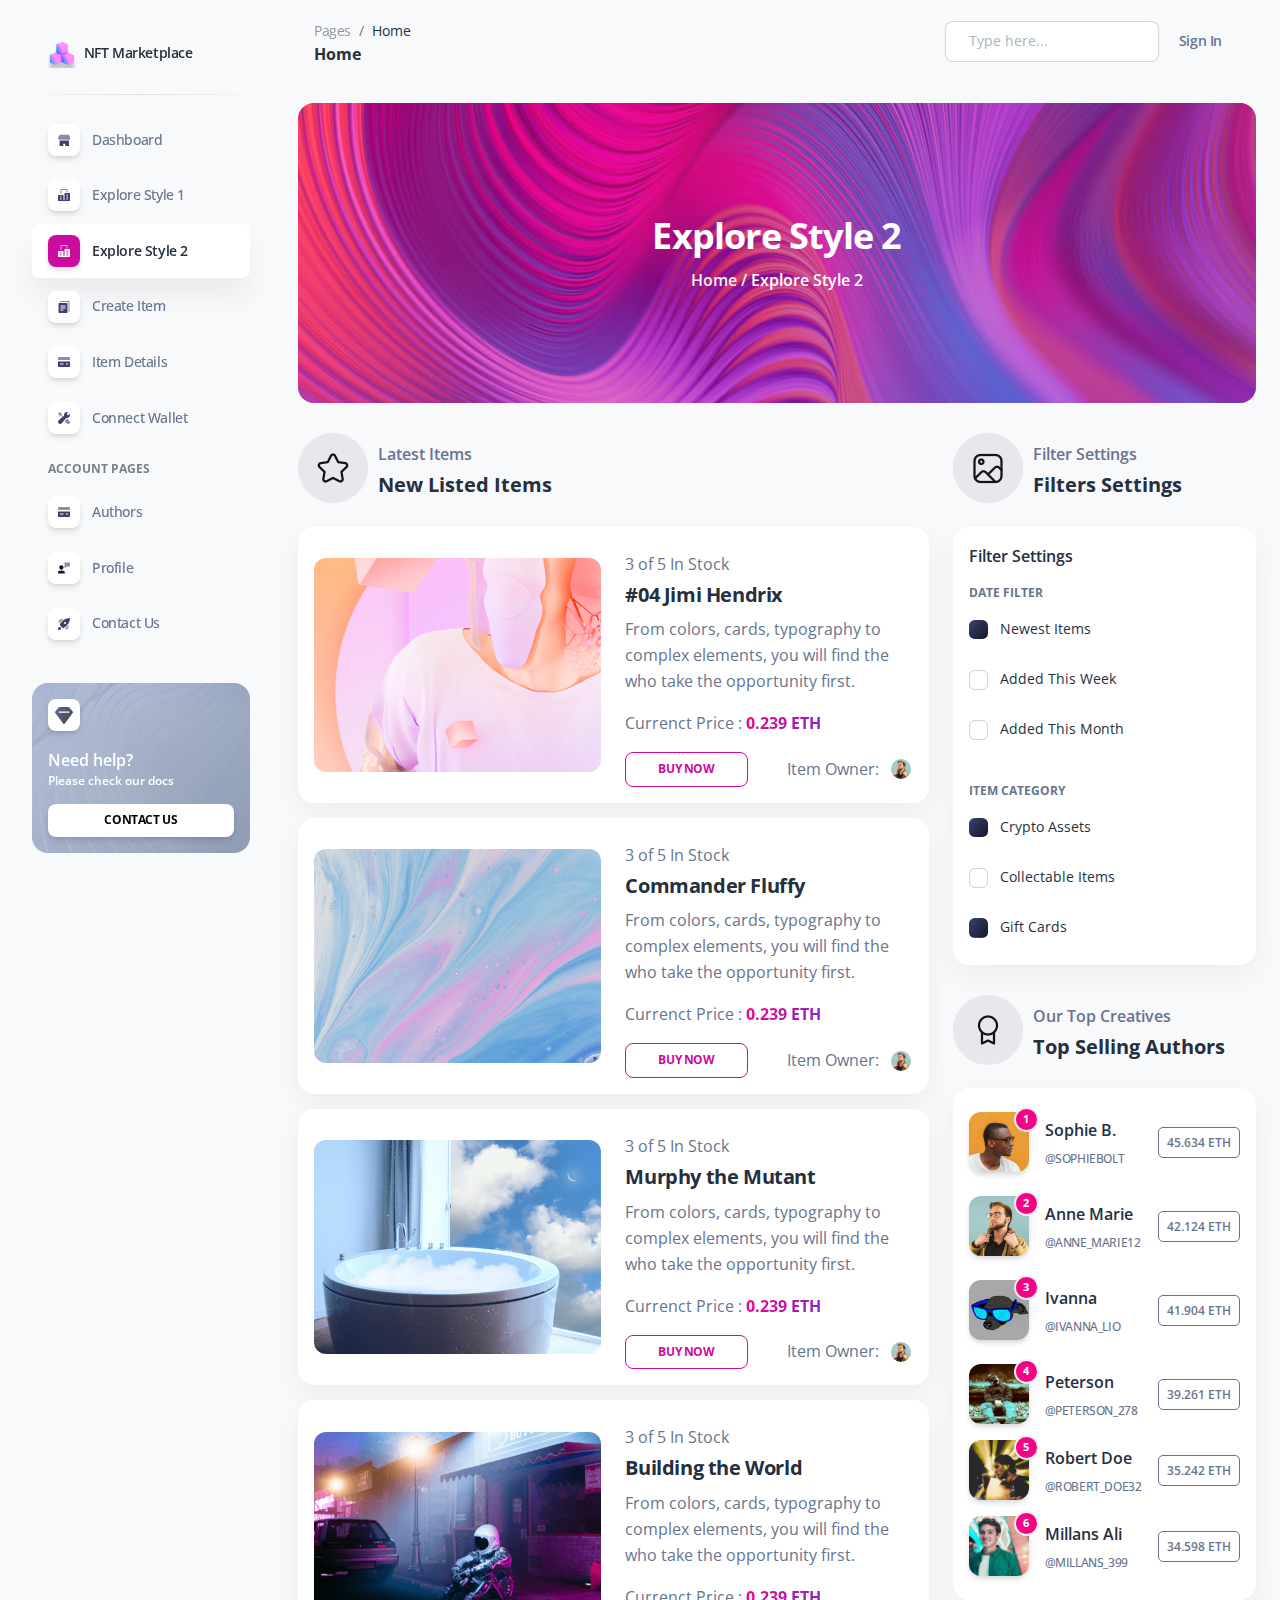
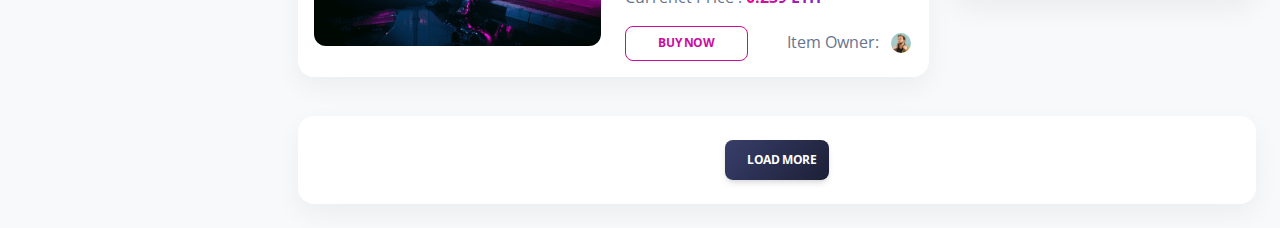
<file: explore-2.html>
<!DOCTYPE html>
<html lang="en">

<head>
  <meta charset="utf-8" />
  <meta name="viewport" content="width=device-width, initial-scale=1, shrink-to-fit=no">
  <link rel="apple-touch-icon" sizes="76x76" href="assets/img/apple-icon.png">
  <link rel="icon" type="image/png" href="assets/img/favicon.png">
  <title>
    NFT Marketplace
  </title>
  <!--     Fonts and icons     -->
  <link href="https://fonts.googleapis.com/css?family=Open+Sans:300,400,600,700" rel="stylesheet" />
  <!-- Nucleo Icons -->
  <link href="assets/css/nucleo-icons.css" rel="stylesheet" />
  <link href="assets/css/nucleo-svg.css" rel="stylesheet" />
  <!-- Font Awesome Icons -->
  <script src="assets/js/fontawesome.js"></script>
  <link href="assets/css/nucleo-svg.css" rel="stylesheet" />
  <!-- CSS Files -->
  <link href="assets/css/bootstrap.css" rel="stylesheet" />
  <link href="assets/css/style.css" rel="stylesheet" />
</head>

<body class="g-sidenav-show  bg-gray-100">
  <aside class="sidenav navbar navbar-vertical navbar-expand-xs border-0 border-radius-xl my-3 fixed-left ms-3" id="sidenav-main">
    <div class="sidenav-header">
      <i class="fas fa-times p-3 cursor-pointer text-secondary opacity-5 position-absolute right-0 top-0 d-none d-xl-none" aria-hidden="true" id="iconSidenav"></i>
      <a class="navbar-brand m-0" href="index.html">
        <img src="assets/img/logo-ct.png" class="navbar-brand-img h-100 w-15" alt="...">
        <span class="ms-1 font-weight-bold">NFT Marketplace</span>
      </a>
    </div>
    <hr class="horizontal dark mt-0">
    <div class="collapse navbar-collapse  w-auto" id="sidenav-collapse-main">
      <ul class="navbar-nav">
        <li class="nav-item">
          <a class="nav-link" href="index.html">
            <div class="icon icon-shape icon-sm shadow border-radius-md bg-white text-center me-2 d-flex align-items-center justify-content-center">
              <svg width="12px" height="12px" viewBox="0 0 45 40" version="1.1" xmlns="http://www.w3.org/2000/svg" xmlns:xlink="http://www.w3.org/1999/xlink">
                <title>shop </title>
                <g  stroke="none" stroke-width="1" fill="none" fill-rule="evenodd">
                  <g  transform="translate(-1716.000000, -439.000000)" fill="#FFFFFF" fill-rule="nonzero">
                    <g  transform="translate(1716.000000, 291.000000)">
                      <g id="shop-" transform="translate(0.000000, 148.000000)">
                        <path class="color-background" d="M46.7199583,10.7414583 L40.8449583,0.949791667 C40.4909749,0.360605034 39.8540131,0 39.1666667,0 L7.83333333,0 C7.1459869,0 6.50902508,0.360605034 6.15504167,0.949791667 L0.280041667,10.7414583 C0.0969176761,11.0460037 -1.23209662e-05,11.3946378 -1.23209662e-05,11.75 C-0.00758042603,16.0663731 3.48367543,19.5725301 7.80004167,19.5833333 L7.81570833,19.5833333 C9.75003686,19.5882688 11.6168794,18.8726691 13.0522917,17.5760417 C16.0171492,20.2556967 20.5292675,20.2556967 23.494125,17.5760417 C26.4604562,20.2616016 30.9794188,20.2616016 33.94575,17.5760417 C36.2421905,19.6477597 39.5441143,20.1708521 42.3684437,18.9103691 C45.1927731,17.649886 47.0084685,14.8428276 47.0000295,11.75 C47.0000295,11.3946378 46.9030823,11.0460037 46.7199583,10.7414583 Z"  opacity="0.598981585"></path>
                        <path class="color-background" d="M39.198,22.4912623 C37.3776246,22.4928106 35.5817531,22.0149171 33.951625,21.0951667 L33.92225,21.1107282 C31.1430221,22.6838032 27.9255001,22.9318916 24.9844167,21.7998837 C24.4750389,21.605469 23.9777983,21.3722567 23.4960833,21.1018359 L23.4745417,21.1129513 C20.6961809,22.6871153 17.4786145,22.9344611 14.5386667,21.7998837 C14.029926,21.6054643 13.533337,21.3722507 13.0522917,21.1018359 C11.4250962,22.0190609 9.63246555,22.4947009 7.81570833,22.4912623 C7.16510551,22.4842162 6.51607673,22.4173045 5.875,22.2911849 L5.875,44.7220845 C5.875,45.9498589 6.7517757,46.9451667 7.83333333,46.9451667 L19.5833333,46.9451667 L19.5833333,33.6066734 L27.4166667,33.6066734 L27.4166667,46.9451667 L39.1666667,46.9451667 C40.2482243,46.9451667 41.125,45.9498589 41.125,44.7220845 L41.125,22.2822926 C40.4887822,22.4116582 39.8442868,22.4815492 39.198,22.4912623 Z" ></path>
                      </g>
                    </g>
                  </g>
                </g>
              </svg>
            </div>
            <span class="nav-link-text ms-1">Dashboard</span>
          </a>
        </li>
        <li class="nav-item">
          <a class="nav-link " href="explore.html">
            <div class="icon icon-shape icon-sm shadow border-radius-md bg-white text-center me-2 d-flex align-items-center justify-content-center">
              <svg width="12px" height="12px" viewBox="0 0 42 42" version="1.1" xmlns="http://www.w3.org/2000/svg" xmlns:xlink="http://www.w3.org/1999/xlink">
                <title>office</title>
                <g  stroke="none" stroke-width="1" fill="none" fill-rule="evenodd">
                  <g  transform="translate(-1869.000000, -293.000000)" fill="#FFFFFF" fill-rule="nonzero">
                    <g  transform="translate(1716.000000, 291.000000)">
                      <g  transform="translate(153.000000, 2.000000)">
                        <path class="color-background" d="M12.25,17.5 L8.75,17.5 L8.75,1.75 C8.75,0.78225 9.53225,0 10.5,0 L31.5,0 C32.46775,0 33.25,0.78225 33.25,1.75 L33.25,12.25 L29.75,12.25 L29.75,3.5 L12.25,3.5 L12.25,17.5 Z"  opacity="0.6"></path>
                        <path class="color-background" d="M40.25,14 L24.5,14 C23.53225,14 22.75,14.78225 22.75,15.75 L22.75,38.5 L19.25,38.5 L19.25,22.75 C19.25,21.78225 18.46775,21 17.5,21 L1.75,21 C0.78225,21 0,21.78225 0,22.75 L0,40.25 C0,41.21775 0.78225,42 1.75,42 L40.25,42 C41.21775,42 42,41.21775 42,40.25 L42,15.75 C42,14.78225 41.21775,14 40.25,14 Z M12.25,36.75 L7,36.75 L7,33.25 L12.25,33.25 L12.25,36.75 Z M12.25,29.75 L7,29.75 L7,26.25 L12.25,26.25 L12.25,29.75 Z M35,36.75 L29.75,36.75 L29.75,33.25 L35,33.25 L35,36.75 Z M35,29.75 L29.75,29.75 L29.75,26.25 L35,26.25 L35,29.75 Z M35,22.75 L29.75,22.75 L29.75,19.25 L35,19.25 L35,22.75 Z" ></path>
                      </g>
                    </g>
                  </g>
                </g>
              </svg>
            </div>
            <span class="nav-link-text ms-1">Explore Style 1</span>
          </a>
        </li>
        <li class="nav-item">
          <a class="nav-link active" href="explore-2.html">
            <div class="icon icon-shape icon-sm shadow border-radius-md bg-white text-center me-2 d-flex align-items-center justify-content-center">
              <svg width="12px" height="12px" viewBox="0 0 42 42" version="1.1" xmlns="http://www.w3.org/2000/svg" xmlns:xlink="http://www.w3.org/1999/xlink">
                <title>office</title>
                <g  stroke="none" stroke-width="1" fill="none" fill-rule="evenodd">
                  <g  transform="translate(-1869.000000, -293.000000)" fill="#FFFFFF" fill-rule="nonzero">
                    <g  transform="translate(1716.000000, 291.000000)">
                      <g  transform="translate(153.000000, 2.000000)">
                        <path class="color-background" d="M12.25,17.5 L8.75,17.5 L8.75,1.75 C8.75,0.78225 9.53225,0 10.5,0 L31.5,0 C32.46775,0 33.25,0.78225 33.25,1.75 L33.25,12.25 L29.75,12.25 L29.75,3.5 L12.25,3.5 L12.25,17.5 Z"  opacity="0.6"></path>
                        <path class="color-background" d="M40.25,14 L24.5,14 C23.53225,14 22.75,14.78225 22.75,15.75 L22.75,38.5 L19.25,38.5 L19.25,22.75 C19.25,21.78225 18.46775,21 17.5,21 L1.75,21 C0.78225,21 0,21.78225 0,22.75 L0,40.25 C0,41.21775 0.78225,42 1.75,42 L40.25,42 C41.21775,42 42,41.21775 42,40.25 L42,15.75 C42,14.78225 41.21775,14 40.25,14 Z M12.25,36.75 L7,36.75 L7,33.25 L12.25,33.25 L12.25,36.75 Z M12.25,29.75 L7,29.75 L7,26.25 L12.25,26.25 L12.25,29.75 Z M35,36.75 L29.75,36.75 L29.75,33.25 L35,33.25 L35,36.75 Z M35,29.75 L29.75,29.75 L29.75,26.25 L35,26.25 L35,29.75 Z M35,22.75 L29.75,22.75 L29.75,19.25 L35,19.25 L35,22.75 Z" ></path>
                      </g>
                    </g>
                  </g>
                </g>
              </svg>
            </div>
            <span class="nav-link-text ms-1">Explore Style 2</span>
          </a>
        </li>
        <li class="nav-item">
          <a class="nav-link  " href="create-item.html">
            <div class="icon icon-shape icon-sm shadow border-radius-md bg-white text-center me-2 d-flex align-items-center justify-content-center">
              <svg width="12px" height="12px" viewBox="0 0 40 44" version="1.1" xmlns="http://www.w3.org/2000/svg" xmlns:xlink="http://www.w3.org/1999/xlink">
                <title>document</title>
                <g  stroke="none" stroke-width="1" fill="none" fill-rule="evenodd">
                  <g  transform="translate(-1870.000000, -591.000000)" fill="#FFFFFF" fill-rule="nonzero">
                    <g  transform="translate(1716.000000, 291.000000)">
                      <g  transform="translate(154.000000, 300.000000)">
                        <path class="color-background" d="M40,40 L36.3636364,40 L36.3636364,3.63636364 L5.45454545,3.63636364 L5.45454545,0 L38.1818182,0 C39.1854545,0 40,0.814545455 40,1.81818182 L40,40 Z"  opacity="0.603585379"></path>
                        <path class="color-background" d="M30.9090909,7.27272727 L1.81818182,7.27272727 C0.814545455,7.27272727 0,8.08727273 0,9.09090909 L0,41.8181818 C0,42.8218182 0.814545455,43.6363636 1.81818182,43.6363636 L30.9090909,43.6363636 C31.9127273,43.6363636 32.7272727,42.8218182 32.7272727,41.8181818 L32.7272727,9.09090909 C32.7272727,8.08727273 31.9127273,7.27272727 30.9090909,7.27272727 Z M18.1818182,34.5454545 L7.27272727,34.5454545 L7.27272727,30.9090909 L18.1818182,30.9090909 L18.1818182,34.5454545 Z M25.4545455,27.2727273 L7.27272727,27.2727273 L7.27272727,23.6363636 L25.4545455,23.6363636 L25.4545455,27.2727273 Z M25.4545455,20 L7.27272727,20 L7.27272727,16.3636364 L25.4545455,16.3636364 L25.4545455,20 Z" ></path>
                      </g>
                    </g>
                  </g>
                </g>
              </svg>
            </div>
            <span class="nav-link-text ms-1">Create Item</span>
          </a>
        </li>
        <li class="nav-item">
          <a class="nav-link  " href="item-details.html">
            <div class="icon icon-shape icon-sm shadow border-radius-md bg-white text-center me-2 d-flex align-items-center justify-content-center">
              <svg width="12px" height="12px" viewBox="0 0 43 36" version="1.1" xmlns="http://www.w3.org/2000/svg" xmlns:xlink="http://www.w3.org/1999/xlink">
                <title>credit-card</title>
                <g  stroke="none" stroke-width="1" fill="none" fill-rule="evenodd">
                  <g  transform="translate(-2169.000000, -745.000000)" fill="#FFFFFF" fill-rule="nonzero">
                    <g  transform="translate(1716.000000, 291.000000)">
                      <g  transform="translate(453.000000, 454.000000)">
                        <path class="color-background" d="M43,10.7482083 L43,3.58333333 C43,1.60354167 41.3964583,0 39.4166667,0 L3.58333333,0 C1.60354167,0 0,1.60354167 0,3.58333333 L0,10.7482083 L43,10.7482083 Z"  opacity="0.593633743"></path>
                        <path class="color-background" d="M0,16.125 L0,32.25 C0,34.2297917 1.60354167,35.8333333 3.58333333,35.8333333 L39.4166667,35.8333333 C41.3964583,35.8333333 43,34.2297917 43,32.25 L43,16.125 L0,16.125 Z M19.7083333,26.875 L7.16666667,26.875 L7.16666667,23.2916667 L19.7083333,23.2916667 L19.7083333,26.875 Z M35.8333333,26.875 L28.6666667,26.875 L28.6666667,23.2916667 L35.8333333,23.2916667 L35.8333333,26.875 Z" ></path>
                      </g>
                    </g>
                  </g>
                </g>
              </svg>
            </div>
            <span class="nav-link-text ms-1">Item Details</span>
          </a>
        </li>
        <li class="nav-item">
          <a class="nav-link  " href="connect-wallet.html">
            <div class="icon icon-shape icon-sm shadow border-radius-md bg-white text-center me-2 d-flex align-items-center justify-content-center">
              <svg width="12px" height="12px" viewBox="0 0 40 40" version="1.1" xmlns="http://www.w3.org/2000/svg" xmlns:xlink="http://www.w3.org/1999/xlink">
                <title>settings</title>
                <g  stroke="none" stroke-width="1" fill="none" fill-rule="evenodd">
                  <g  transform="translate(-2020.000000, -442.000000)" fill="#FFFFFF" fill-rule="nonzero">
                    <g  transform="translate(1716.000000, 291.000000)">
                      <g id="settings" transform="translate(304.000000, 151.000000)">
                        <polygon class="color-background"  opacity="0.596981957" points="18.0883333 15.7316667 11.1783333 8.82166667 13.3333333 6.66666667 6.66666667 0 0 6.66666667 6.66666667 13.3333333 8.82166667 11.1783333 15.315 17.6716667"></polygon>
                        <path class="color-background" d="M31.5666667,23.2333333 C31.0516667,23.2933333 30.53,23.3333333 30,23.3333333 C29.4916667,23.3333333 28.9866667,23.3033333 28.48,23.245 L22.4116667,30.7433333 L29.9416667,38.2733333 C32.2433333,40.575 35.9733333,40.575 38.275,38.2733333 L38.275,38.2733333 C40.5766667,35.9716667 40.5766667,32.2416667 38.275,29.94 L31.5666667,23.2333333 Z"  opacity="0.596981957"></path>
                        <path class="color-background" d="M33.785,11.285 L28.715,6.215 L34.0616667,0.868333333 C32.82,0.315 31.4483333,0 30,0 C24.4766667,0 20,4.47666667 20,10 C20,10.99 20.1483333,11.9433333 20.4166667,12.8466667 L2.435,27.3966667 C0.95,28.7083333 0.0633333333,30.595 0.00333333333,32.5733333 C-0.0583333333,34.5533333 0.71,36.4916667 2.11,37.89 C3.47,39.2516667 5.27833333,40 7.20166667,40 C9.26666667,40 11.2366667,39.1133333 12.6033333,37.565 L27.1533333,19.5833333 C28.0566667,19.8516667 29.01,20 30,20 C35.5233333,20 40,15.5233333 40,10 C40,8.55166667 39.685,7.18 39.1316667,5.93666667 L33.785,11.285 Z" ></path>
                      </g>
                    </g>
                  </g>
                </g>
              </svg>
            </div>
            <span class="nav-link-text ms-1">Connect Wallet</span>
          </a>
        </li>
        <li class="nav-item mt-3">
          <h6 class="ps-4 ms-2 text-uppercase text-xs font-weight-bolder opacity-6">Account pages</h6>
        </li>
        <li class="nav-item">
          <a class="nav-link " href="authors.html">
            <div class="icon icon-shape icon-sm shadow border-radius-md bg-white text-center me-2 d-flex align-items-center justify-content-center">
              <svg width="12px" height="12px" viewBox="0 0 43 36" version="1.1" xmlns="http://www.w3.org/2000/svg" xmlns:xlink="http://www.w3.org/1999/xlink">
                <title>credit-card</title>
                <g  stroke="none" stroke-width="1" fill="none" fill-rule="evenodd">
                  <g  transform="translate(-2169.000000, -745.000000)" fill="#FFFFFF" fill-rule="nonzero">
                    <g  transform="translate(1716.000000, 291.000000)">
                      <g  transform="translate(453.000000, 454.000000)">
                        <path class="color-background" d="M43,10.7482083 L43,3.58333333 C43,1.60354167 41.3964583,0 39.4166667,0 L3.58333333,0 C1.60354167,0 0,1.60354167 0,3.58333333 L0,10.7482083 L43,10.7482083 Z"  opacity="0.593633743"></path>
                        <path class="color-background" d="M0,16.125 L0,32.25 C0,34.2297917 1.60354167,35.8333333 3.58333333,35.8333333 L39.4166667,35.8333333 C41.3964583,35.8333333 43,34.2297917 43,32.25 L43,16.125 L0,16.125 Z M19.7083333,26.875 L7.16666667,26.875 L7.16666667,23.2916667 L19.7083333,23.2916667 L19.7083333,26.875 Z M35.8333333,26.875 L28.6666667,26.875 L28.6666667,23.2916667 L35.8333333,23.2916667 L35.8333333,26.875 Z" ></path>
                      </g>
                    </g>
                  </g>
                </g>
              </svg>
            </div>
            <span class="nav-link-text ms-1">Authors</span>
          </a>
        </li>
        <li class="nav-item">
          <a class="nav-link  " href="profile.html">
            <div class="icon icon-shape icon-sm shadow border-radius-md bg-white text-center me-2 d-flex align-items-center justify-content-center">
              <svg width="12px" height="12px" viewBox="0 0 46 42" version="1.1" xmlns="http://www.w3.org/2000/svg" xmlns:xlink="http://www.w3.org/1999/xlink">
                <title>customer-support</title>
                <g  stroke="none" stroke-width="1" fill="none" fill-rule="evenodd">
                  <g  transform="translate(-1717.000000, -291.000000)" fill="#FFFFFF" fill-rule="nonzero">
                    <g  transform="translate(1716.000000, 291.000000)">
                      <g id="customer-support" transform="translate(1.000000, 0.000000)">
                        <path class="color-background" d="M45,0 L26,0 C25.447,0 25,0.447 25,1 L25,20 C25,20.379 25.214,20.725 25.553,20.895 C25.694,20.965 25.848,21 26,21 C26.212,21 26.424,20.933 26.6,20.8 L34.333,15 L45,15 C45.553,15 46,14.553 46,14 L46,1 C46,0.447 45.553,0 45,0 Z"  opacity="0.59858631"></path>
                        <path class="color-foreground" d="M22.883,32.86 C20.761,32.012 17.324,31 13,31 C8.676,31 5.239,32.012 3.116,32.86 C1.224,33.619 0,35.438 0,37.494 L0,41 C0,41.553 0.447,42 1,42 L25,42 C25.553,42 26,41.553 26,41 L26,37.494 C26,35.438 24.776,33.619 22.883,32.86 Z" ></path>
                        <path class="color-foreground" d="M13,28 C17.432,28 21,22.529 21,18 C21,13.589 17.411,10 13,10 C8.589,10 5,13.589 5,18 C5,22.529 8.568,28 13,28 Z" ></path>
                      </g>
                    </g>
                  </g>
                </g>
              </svg>
            </div>
            <span class="nav-link-text ms-1">Profile</span>
          </a>
        </li>
        <li class="nav-item">
          <a class="nav-link  " href="contact.html">
            <div class="icon icon-shape icon-sm shadow border-radius-md bg-white text-center me-2 d-flex align-items-center justify-content-center">
              <svg width="12px" height="20px" viewBox="0 0 40 40" version="1.1" xmlns="http://www.w3.org/2000/svg" xmlns:xlink="http://www.w3.org/1999/xlink">
                <title>spaceship</title>
                <g  stroke="none" stroke-width="1" fill="none" fill-rule="evenodd">
                  <g  transform="translate(-1720.000000, -592.000000)" fill="#FFFFFF" fill-rule="nonzero">
                    <g  transform="translate(1716.000000, 291.000000)">
                      <g  transform="translate(4.000000, 301.000000)">
                        <path class="color-background" d="M39.3,0.706666667 C38.9660984,0.370464027 38.5048767,0.192278529 38.0316667,0.216666667 C14.6516667,1.43666667 6.015,22.2633333 5.93166667,22.4733333 C5.68236407,23.0926189 5.82664679,23.8009159 6.29833333,24.2733333 L15.7266667,33.7016667 C16.2013871,34.1756798 16.9140329,34.3188658 17.535,34.065 C17.7433333,33.98 38.4583333,25.2466667 39.7816667,1.97666667 C39.8087196,1.50414529 39.6335979,1.04240574 39.3,0.706666667 Z M25.69,19.0233333 C24.7367525,19.9768687 23.3029475,20.2622391 22.0572426,19.7463614 C20.8115377,19.2304837 19.9992882,18.0149658 19.9992882,16.6666667 C19.9992882,15.3183676 20.8115377,14.1028496 22.0572426,13.5869719 C23.3029475,13.0710943 24.7367525,13.3564646 25.69,14.31 C26.9912731,15.6116662 26.9912731,17.7216672 25.69,19.0233333 L25.69,19.0233333 Z" ></path>
                        <path class="color-background" d="M1.855,31.4066667 C3.05106558,30.2024182 4.79973884,29.7296005 6.43969145,30.1670277 C8.07964407,30.6044549 9.36054508,31.8853559 9.7979723,33.5253085 C10.2353995,35.1652612 9.76258177,36.9139344 8.55833333,38.11 C6.70666667,39.9616667 0,40 0,40 C0,40 0,33.2566667 1.855,31.4066667 Z" ></path>
                        <path class="color-background" d="M17.2616667,3.90166667 C12.4943643,3.07192755 7.62174065,4.61673894 4.20333333,8.04166667 C3.31200265,8.94126033 2.53706177,9.94913142 1.89666667,11.0416667 C1.5109569,11.6966059 1.61721591,12.5295394 2.155,13.0666667 L5.47,16.3833333 C8.55036617,11.4946947 12.5559074,7.25476565 17.2616667,3.90166667 L17.2616667,3.90166667 Z"  opacity="0.598539807"></path>
                        <path class="color-background" d="M36.0983333,22.7383333 C36.9280725,27.5056357 35.3832611,32.3782594 31.9583333,35.7966667 C31.0587397,36.6879974 30.0508686,37.4629382 28.9583333,38.1033333 C28.3033941,38.4890431 27.4704606,38.3827841 26.9333333,37.845 L23.6166667,34.53 C28.5053053,31.4496338 32.7452344,27.4440926 36.0983333,22.7383333 L36.0983333,22.7383333 Z"  opacity="0.598539807"></path>
                      </g>
                    </g>
                  </g>
                </g>
              </svg>
            </div>
            <span class="nav-link-text ms-1">Contact Us</span>
          </a>
        </li>
        <li class="nav-item">
          <a class="nav-link  " href="sign-in.html">
            <div class="icon icon-shape icon-sm shadow border-radius-md bg-white text-center me-2 d-flex align-items-center justify-content-center">
              <svg width="12px" height="12px" viewBox="0 0 40 44" version="1.1" xmlns="http://www.w3.org/2000/svg" xmlns:xlink="http://www.w3.org/1999/xlink">
                <title>document</title>
                <g  stroke="none" stroke-width="1" fill="none" fill-rule="evenodd">
                  <g  transform="translate(-1870.000000, -591.000000)" fill="#FFFFFF" fill-rule="nonzero">
                    <g  transform="translate(1716.000000, 291.000000)">
                      <g  transform="translate(154.000000, 300.000000)">
                        <path class="color-background" d="M40,40 L36.3636364,40 L36.3636364,3.63636364 L5.45454545,3.63636364 L5.45454545,0 L38.1818182,0 C39.1854545,0 40,0.814545455 40,1.81818182 L40,40 Z"  opacity="0.603585379"></path>
                        <path class="color-background" d="M30.9090909,7.27272727 L1.81818182,7.27272727 C0.814545455,7.27272727 0,8.08727273 0,9.09090909 L0,41.8181818 C0,42.8218182 0.814545455,43.6363636 1.81818182,43.6363636 L30.9090909,43.6363636 C31.9127273,43.6363636 32.7272727,42.8218182 32.7272727,41.8181818 L32.7272727,9.09090909 C32.7272727,8.08727273 31.9127273,7.27272727 30.9090909,7.27272727 Z M18.1818182,34.5454545 L7.27272727,34.5454545 L7.27272727,30.9090909 L18.1818182,30.9090909 L18.1818182,34.5454545 Z M25.4545455,27.2727273 L7.27272727,27.2727273 L7.27272727,23.6363636 L25.4545455,23.6363636 L25.4545455,27.2727273 Z M25.4545455,20 L7.27272727,20 L7.27272727,16.3636364 L25.4545455,16.3636364 L25.4545455,20 Z" ></path>
                      </g>
                    </g>
                  </g>
                </g>
              </svg>
            </div>
            <span class="nav-link-text ms-1">Sign In</span>
          </a>
        </li>
        <li class="nav-item">
          <a class="nav-link  " href="sign-up.html">
            <div class="icon icon-shape icon-sm shadow border-radius-md bg-white text-center me-2 d-flex align-items-center justify-content-center">
              <svg width="12px" height="20px" viewBox="0 0 40 40" version="1.1" xmlns="http://www.w3.org/2000/svg" xmlns:xlink="http://www.w3.org/1999/xlink">
                <title>spaceship</title>
                <g  stroke="none" stroke-width="1" fill="none" fill-rule="evenodd">
                  <g  transform="translate(-1720.000000, -592.000000)" fill="#FFFFFF" fill-rule="nonzero">
                    <g  transform="translate(1716.000000, 291.000000)">
                      <g  transform="translate(4.000000, 301.000000)">
                        <path class="color-background" d="M39.3,0.706666667 C38.9660984,0.370464027 38.5048767,0.192278529 38.0316667,0.216666667 C14.6516667,1.43666667 6.015,22.2633333 5.93166667,22.4733333 C5.68236407,23.0926189 5.82664679,23.8009159 6.29833333,24.2733333 L15.7266667,33.7016667 C16.2013871,34.1756798 16.9140329,34.3188658 17.535,34.065 C17.7433333,33.98 38.4583333,25.2466667 39.7816667,1.97666667 C39.8087196,1.50414529 39.6335979,1.04240574 39.3,0.706666667 Z M25.69,19.0233333 C24.7367525,19.9768687 23.3029475,20.2622391 22.0572426,19.7463614 C20.8115377,19.2304837 19.9992882,18.0149658 19.9992882,16.6666667 C19.9992882,15.3183676 20.8115377,14.1028496 22.0572426,13.5869719 C23.3029475,13.0710943 24.7367525,13.3564646 25.69,14.31 C26.9912731,15.6116662 26.9912731,17.7216672 25.69,19.0233333 L25.69,19.0233333 Z" ></path>
                        <path class="color-background" d="M1.855,31.4066667 C3.05106558,30.2024182 4.79973884,29.7296005 6.43969145,30.1670277 C8.07964407,30.6044549 9.36054508,31.8853559 9.7979723,33.5253085 C10.2353995,35.1652612 9.76258177,36.9139344 8.55833333,38.11 C6.70666667,39.9616667 0,40 0,40 C0,40 0,33.2566667 1.855,31.4066667 Z" ></path>
                        <path class="color-background" d="M17.2616667,3.90166667 C12.4943643,3.07192755 7.62174065,4.61673894 4.20333333,8.04166667 C3.31200265,8.94126033 2.53706177,9.94913142 1.89666667,11.0416667 C1.5109569,11.6966059 1.61721591,12.5295394 2.155,13.0666667 L5.47,16.3833333 C8.55036617,11.4946947 12.5559074,7.25476565 17.2616667,3.90166667 L17.2616667,3.90166667 Z"  opacity="0.598539807"></path>
                        <path class="color-background" d="M36.0983333,22.7383333 C36.9280725,27.5056357 35.3832611,32.3782594 31.9583333,35.7966667 C31.0587397,36.6879974 30.0508686,37.4629382 28.9583333,38.1033333 C28.3033941,38.4890431 27.4704606,38.3827841 26.9333333,37.845 L23.6166667,34.53 C28.5053053,31.4496338 32.7452344,27.4440926 36.0983333,22.7383333 L36.0983333,22.7383333 Z"  opacity="0.598539807"></path>
                      </g>
                    </g>
                  </g>
                </g>
              </svg>
            </div>
            <span class="nav-link-text ms-1">Sign Up</span>
          </a>
        </li>
      </ul>
    </div>
    <div class="sidenav-footer mx-3 mt-3 pt-3">
      <div class="card card-background shadow-none card-background-mask-secondary" id="sidenavCard">
        <div class="full-background" style="background-image: url('assets/img/curved-images/white-curved.jpeg')"></div>
        <div class="card-body text-left p-3 w-100">
          <div class="icon icon-shape icon-sm bg-white shadow text-center mb-3 d-flex align-items-center justify-content-center border-radius-md">
            <i class="ni ni-diamond text-dark text-gradient text-lg top-0" aria-hidden="true" ></i>
          </div>
          <h6 class="text-white up mb-0">Need help?</h6>
          <p class="text-xs font-weight-bold">Please check our docs</p>
          <a href="contact.html" class="btn btn-white btn-sm w-100 mb-0">Contact Us</a>
        </div>
      </div>
    </div>
  </aside>

  <main class="main-content mt-1 border-radius-lg">
    <!-- Navbar -->
    <nav class="navbar navbar-main navbar-expand-lg px-0 mx-4 shadow-none border-radius-xl" id="navbarBlur" >
      <div class="container-fluid py-1 px-3">
        <nav aria-label="breadcrumb">
          <ol class="breadcrumb bg-transparent mb-0 pb-0 pt-1 px-0 me-sm-6 me-5">
            <li class="breadcrumb-item text-sm"><a class="opacity-5 text-dark" href="javascript:;">Pages</a></li>
            <li class="breadcrumb-item text-sm text-dark active" aria-current="page">Home</li>
          </ol>
          <h6 class="font-weight-bolder mb-0">Home</h6>
        </nav>
        <div class="collapse navbar-collapse mt-sm-0 mt-2 me-md-0 me-sm-4" id="navbar">
          <div class="ms-md-auto pe-md-3 d-flex align-items-center">
            <div class="input-group">
              <span class="input-group-text text-body"><i class="fas fa-search" aria-hidden="true"></i></span>
              <input type="text" class="form-control" placeholder="Type here...">
            </div>
          </div>
          <ul class="navbar-nav  justify-content-end">
            <li class="nav-item d-flex align-items-center">
              <a href="sign-in.html" class="nav-link text-body font-weight-bold px-0">
                <i class="fa fa-user me-sm-1"></i>
                <span class="d-sm-inline d-none mr-10">Sign In</span>
              </a>
            </li>
            <li class="nav-item d-xl-none px-3 d-flex align-items-center">
              <a href="javascript:;" class="nav-link text-body p-0" id="iconNavbarSidenav">
                <div class="sidenav-toggler-inner">
                  <i class="sidenav-toggler-line"></i>
                  <i class="sidenav-toggler-line"></i>
                  <i class="sidenav-toggler-line"></i>
                </div>
              </a>
            </li>
            
            <li class="nav-item dropdown pe-2 d-flex align-items-center">
              <a href="javascript:;" class="nav-link text-body p-0" id="dropdownMenuButton" data-bs-toggle="dropdown" aria-expanded="false">
                <i class="fa fa-bell cursor-pointer"></i>
              </a>
              <ul class="dropdown-menu dropdown-menu-end px-2 py-3 me-sm-n4" aria-labelledby="dropdownMenuButton">
                <li class="mb-2">
                  <a class="dropdown-item border-radius-md" href="javascript:;">
                    <div class="d-flex py-1">
                      <div class="my-auto">
                        <img src="assets/img/team-2.jpg" alt="img" class="avatar avatar-sm  me-3 ">
                      </div>
                      <div class="d-flex flex-column justify-content-center">
                        <h6 class="text-sm font-weight-normal mb-1">
                          <span class="font-weight-bold">New message</span> from Laur
                        </h6>
                        <p class="text-xs text-secondary mb-0">
                          <i class="fa fa-clock me-1"></i>
                          13 minutes ago
                        </p>
                      </div>
                    </div>
                  </a>
                </li>
                <li class="mb-2">
                  <a class="dropdown-item border-radius-md" href="javascript:;">
                    <div class="d-flex py-1">
                      <div class="my-auto">
                        <img src="assets/img/small-logos/logo-spotify.svg" alt="img" class="avatar avatar-sm bg-gradient-dark  me-3 ">
                      </div>
                      <div class="d-flex flex-column justify-content-center">
                        <h6 class="text-sm font-weight-normal mb-1">
                          <span class="font-weight-bold">New album</span> by Travis Scott
                        </h6>
                        <p class="text-xs text-secondary mb-0">
                          <i class="fa fa-clock me-1"></i>
                          1 day
                        </p>
                      </div>
                    </div>
                  </a>
                </li>
                <li>
                  <a class="dropdown-item border-radius-md" href="javascript:;">
                    <div class="d-flex py-1">
                      <div class="avatar avatar-sm bg-gradient-secondary  me-3  my-auto">
                        <svg width="12px" height="12px" viewBox="0 0 43 36" version="1.1" xmlns="http://www.w3.org/2000/svg" xmlns:xlink="http://www.w3.org/1999/xlink">
                          <title>credit-card</title>
                          <g  stroke="none" stroke-width="1" fill="none" fill-rule="evenodd">
                            <g  transform="translate(-2169.000000, -745.000000)" fill="#FFFFFF" fill-rule="nonzero">
                              <g  transform="translate(1716.000000, 291.000000)">
                                <g  transform="translate(453.000000, 454.000000)">
                                  <path class="color-background" d="M43,10.7482083 L43,3.58333333 C43,1.60354167 41.3964583,0 39.4166667,0 L3.58333333,0 C1.60354167,0 0,1.60354167 0,3.58333333 L0,10.7482083 L43,10.7482083 Z"  opacity="0.593633743"></path>
                                  <path class="color-background" d="M0,16.125 L0,32.25 C0,34.2297917 1.60354167,35.8333333 3.58333333,35.8333333 L39.4166667,35.8333333 C41.3964583,35.8333333 43,34.2297917 43,32.25 L43,16.125 L0,16.125 Z M19.7083333,26.875 L7.16666667,26.875 L7.16666667,23.2916667 L19.7083333,23.2916667 L19.7083333,26.875 Z M35.8333333,26.875 L28.6666667,26.875 L28.6666667,23.2916667 L35.8333333,23.2916667 L35.8333333,26.875 Z" ></path>
                                </g>
                              </g>
                            </g>
                          </g>
                        </svg>
                      </div>
                      <div class="d-flex flex-column justify-content-center">
                        <h6 class="text-sm font-weight-normal mb-1">
                          Payment successfully completed
                        </h6>
                        <p class="text-xs text-secondary mb-0">
                          <i class="fa fa-clock me-1"></i>
                          2 days
                        </p>
                      </div>
                    </div>
                  </a>
                </li>
              </ul>
            </li>
          </ul>
        </div>
      </div>
    </nav>
    <!-- End Navbar -->

    <div class="container-fluid">
      <div class="page-header breadcrumb-header min-height-300 border-radius-xl mt-4 mb-30" style="background-image: url('assets/img/curved-images/curved6.jpg'); background-size: cover;">
        <span class="mask bg-gradient-primary opacity-6"></span>
        <div class="con-wrapper">
          <h2>Explore Style 2</h2>
          <p>Home / <span>Explore Style 2</span></p>
        </div>
      </div>
      
    </div>
    
    
    <div class="container-fluid">
      <div class="row">
        <div class="col-lg-8">
          <div class="section-heading d-flex mb-20">
            <div class="img-div mr-10"><img src="assets/img/icons/2.png" alt=""></div>
            <div class="d-flex flex-column h-100">
              <p class="mb-1 pt-2 text-bold">Latest Items</p>
              <h5 class="font-weight-bolder">New Listed Items</h5>
            </div>
          </div>
          <div class="col-12 mb-15">
            <div class="card">
              <div class="card-body p-3">
                <div class="row">
                  <div class="col-lg-6 text-center mt-lg-0">
                    <div class="border-radius-lg h-100">
                      
                      <div class="position-relative d-flex align-items-center justify-content-center h-100">
                        <img class="w-100 position-relative z-index-2 border-radius-lg" alt="" src="assets/img/art/9.png">
                      </div>
                    </div>
                  </div>
                  <div class="col-lg-6">
                    <div class="d-flex flex-column h-100">
                      <p class="mb-1 pt-2">3 of 5 In Stock</p>
                      <a href="item-details.html"><h5 class="font-weight-bolder">#04 Jimi Hendrix</h5></a>
                      <p>From colors, cards, typography to complex elements, you will find the who take the opportunity first.</p>
                      <p>
                        Currenct Price : <span class="gradient-text">0.239 ETH</span>
                      </p>
                      <div class="d-flex align-items-center justify-content-between">
                        <a href="item-details.html"  class="btn btn-outline-primary btn-sm mb-0">Buy Now</a>
                        <div class="avatar-group d-flex align-items-center">
                          <span class="mr-10 ">Item Owner:</span>
                          <a href="profile.html" class="avatar avatar-xs rounded-circle" data-bs-toggle="tooltip" data-bs-placement="bottom" title="" data-bs-original-title="Nick Daniel">
                            <img alt="Image placeholder" src="assets/img/team-3.jpg">
                          </a>
                          
                        </div>
                      </div>
                    </div>
                  </div>
                </div>
              </div>
            </div>
          </div>
          <div class="col-12 mb-15">
            <div class="card">
              <div class="card-body p-3">
                <div class="row">
                  <div class="col-lg-6 text-center mt-lg-0">
                    <div class="border-radius-lg h-100">
                      
                      <div class="position-relative d-flex align-items-center justify-content-center h-100">
                        <img class="w-100 position-relative z-index-2 border-radius-lg" alt="" src="assets/img/art/10.png">
                      </div>
                    </div>
                  </div>
                  <div class="col-lg-6">
                    <div class="d-flex flex-column h-100">
                      <p class="mb-1 pt-2">3 of 5 In Stock</p>
                      <a href="item-details.html"><h5 class="font-weight-bolder">Commander Fluffy</h5></a>
                      <p>From colors, cards, typography to complex elements, you will find the who take the opportunity first.</p>
                      <p>
                        Currenct Price : <span class="gradient-text">0.239 ETH</span>
                      </p>
                      <div class="d-flex align-items-center justify-content-between">
                        <a href="item-details.html"  class="btn btn-outline-primary btn-sm mb-0">Buy Now</a>
                        <div class="avatar-group d-flex align-items-center">
                          <span class="mr-10 ">Item Owner:</span>
                          <a href="profile.html" class="avatar avatar-xs rounded-circle" data-bs-toggle="tooltip" data-bs-placement="bottom" title="" data-bs-original-title="Nick Daniel">
                            <img alt="Image placeholder" src="assets/img/team-3.jpg">
                          </a>
                          
                        </div>
                      </div>
                    </div>
                  </div>
                </div>
              </div>
            </div>
          </div>
          <div class="col-12 mb-15">
            <div class="card">
              <div class="card-body p-3">
                <div class="row">
                  <div class="col-lg-6 text-center mt-lg-0">
                    <div class="border-radius-lg h-100">
                      
                      <div class="position-relative d-flex align-items-center justify-content-center h-100">
                        <img class="w-100 position-relative z-index-2 border-radius-lg" alt="" src="assets/img/art/11.png">
                      </div>
                    </div>
                  </div>
                  <div class="col-lg-6">
                    <div class="d-flex flex-column h-100">
                      <p class="mb-1 pt-2">3 of 5 In Stock</p>
                      <a href="item-details.html"><h5 class="font-weight-bolder">Murphy the Mutant</h5></a>
                      <p>From colors, cards, typography to complex elements, you will find the who take the opportunity first.</p>
                      <p>
                        Currenct Price : <span class="gradient-text">0.239 ETH</span>
                      </p>
                      <div class="d-flex align-items-center justify-content-between">
                        <a href="item-details.html"  class="btn btn-outline-primary btn-sm mb-0">Buy Now</a>
                        <div class="avatar-group d-flex align-items-center">
                          <span class="mr-10 ">Item Owner:</span>
                          <a href="profile.html" class="avatar avatar-xs rounded-circle" data-bs-toggle="tooltip" data-bs-placement="bottom" title="" data-bs-original-title="Nick Daniel">
                            <img alt="Image placeholder" src="assets/img/team-3.jpg">
                          </a>
                          
                        </div>
                      </div>
                    </div>
                  </div>
                </div>
              </div>
            </div>
          </div>
          <div class="col-12 mb-15">
            <div class="card">
              <div class="card-body p-3">
                <div class="row">
                  <div class="col-lg-6 text-center mt-lg-0">
                    <div class="border-radius-lg h-100">
                      
                      <div class="position-relative d-flex align-items-center justify-content-center h-100">
                        <img class="w-100 position-relative z-index-2 border-radius-lg" alt="" src="assets/img/art/4.png">
                      </div>
                    </div>
                  </div>
                  <div class="col-lg-6">
                    <div class="d-flex flex-column h-100">
                      <p class="mb-1 pt-2">3 of 5 In Stock</p>
                      <a href="item-details.html"><h5 class="font-weight-bolder">Building the World</h5></a>
                      <p>From colors, cards, typography to complex elements, you will find the who take the opportunity first.</p>
                      <p>
                        Currenct Price : <span class="gradient-text">0.239 ETH</span>
                      </p>
                      <div class="d-flex align-items-center justify-content-between">
                        <a href="item-details.html"  class="btn btn-outline-primary btn-sm mb-0">Buy Now</a>
                        <div class="avatar-group d-flex align-items-center">
                          <span class="mr-10 ">Item Owner:</span>
                          <a href="profile.html" class="avatar avatar-xs rounded-circle" data-bs-toggle="tooltip" data-bs-placement="bottom" title="" data-bs-original-title="Nick Daniel">
                            <img alt="Image placeholder" src="assets/img/team-3.jpg">
                          </a>
                          
                        </div>
                      </div>
                    </div>
                  </div>
                </div>
              </div>
            </div>
          </div>
        </div>
        <div class="col-lg-4">
          
          <div class="col-12">
            <div class="section-heading d-flex mb-20 mt-s">
              <div class="img-div mr-10"><img src="assets/img/icons/3.png" alt=""></div>
              <div class="d-flex flex-column h-100">
                <p class="mb-1 pt-2 text-bold">Filter Settings</p>
                <h5 class="font-weight-bolder">Filters Settings</h5>
              </div>
            </div>
            <div class="card h-100 mb-30">
            <div class="card-header pb-0 p-3">
              <h6 class="mb-0">Filter Settings</h6>
            </div>
            <div class="card-body p-3">
              <h6 class="text-uppercase text-body text-xs font-weight-bolder">Date Filter</h6>
              <ul class="list-group">
                <li class="list-group-item border-0 px-0">
                  <div class="form-check form-check-info text-left">
                    <input class="form-check-input" type="checkbox" value=""  checked>
                    <label class="form-check-label" >
                      Newest Items
                    </label>
                  </div>
                </li>
                <li class="list-group-item border-0 px-0">
                  <div class="form-check form-check-info text-left">
                    <input class="form-check-input" type="checkbox" value="" >
                    <label class="form-check-label" >
                      Added This Week
                    </label>
                  </div>
                </li>
                <li class="list-group-item border-0 px-0">
                  <div class="form-check form-check-info text-left">
                    <input class="form-check-input" type="checkbox" value="" >
                    <label class="form-check-label" >
                      Added This Month
                    </label>
                  </div>
                </li>
              </ul>
              <h6 class="text-uppercase text-body text-xs font-weight-bolder mt-4">Item Category</h6>
              <ul class="list-group">
                <li class="list-group-item border-0 px-0">
                  <div class="form-check form-check-info text-left">
                    <input class="form-check-input" type="checkbox" value=""  checked>
                    <label class="form-check-label" >
                      Crypto Assets
                    </label>
                  </div>
                </li>
                <li class="list-group-item border-0 px-0">
                  <div class="form-check form-check-info text-left">
                    <input class="form-check-input" type="checkbox" value="" >
                    <label class="form-check-label" >
                      Collectable Items
                    </label>
                  </div>
                </li>
                <li class="list-group-item border-0 px-0 pb-0">
                  <div class="form-check form-check-info text-left">
                    <input class="form-check-input" type="checkbox" value=""  checked>
                    <label class="form-check-label" >
                      Gift Cards
                    </label>
                  </div>
                </li>
              </ul>
            </div>
          </div>
          </div>
          <div class="col-12">
            <div class="section-heading d-flex mb-20 mt-s">
              <div class="img-div mr-10"><img src="assets/img/icons/1.png" alt=""></div>
              <div class="d-flex flex-column h-100">
                <p class="mb-1 pt-2 text-bold">Our Top Creatives</p>
                <h5 class="font-weight-bolder">Top Selling Authors</h5>
              </div>
            </div>
            <div class="card h-100">
              <div class="card-body p-3">
                <ul class="list-group">
                  <li class="list-group-item border-0 d-flex align-items-center px-0 mb-2">
                    <a href="profile.html" class="avatar v2 me-3">
                      <span class="author-num">1</span>
                      <img src="assets/img/team-2.jpg" alt="kal" class="border-radius-lg shadow">
                    </a>
                    <div class="d-flex align-items-start flex-column justify-content-center">
                      <h6 class="author-name">Sophie B.</h6>
                      <a class="btn btn-link autho-link" href="profile.html">@SophieBolt</a>
                    </div>
                    <span class="auth-earning ms-auto">45.634 ETH</span>
                  </li>
                  <li class="list-group-item border-0 d-flex align-items-center px-0 mb-2">
                    <a href="profile.html" class="avatar v2 me-3">
                      <span class="author-num">2</span>
                      <img src="assets/img/team-3.jpg" alt="kal" class="border-radius-lg shadow">
                    </a>
                    <div class="d-flex align-items-start flex-column justify-content-center">
                      <h6 class="author-name">Anne Marie</h6>
                      <a class="btn btn-link autho-link" href="profile.html">@Anne_Marie12</a>
                    </div>
                    <span class="auth-earning ms-auto">42.124 ETH</span>
                  </li>
                  <li class="list-group-item border-0 d-flex align-items-center px-0 mb-2">
                    <a href="profile.html" class="avatar v2 me-3">
                      <span class="author-num">3</span>
                      <img src="assets/img/authors/5.jpg" alt="kal" class="border-radius-lg shadow">
                    </a>
                    <div class="d-flex align-items-start flex-column justify-content-center">
                      <h6 class="author-name">Ivanna</h6>
                      <a class="btn btn-link autho-link" href="profile.html">@Ivanna_lio</a>
                    </div>
                    <span class="auth-earning ms-auto">41.904 ETH</span>
                  </li>
                  <li class="list-group-item border-0 d-flex align-items-center px-0 mb-0">
                    <a href="profile.html" class="avatar v2 me-3">
                      <span class="author-num">4</span>
                      <img src="assets/img/authors/1.jpg" alt="kal" class="border-radius-lg shadow">
                    </a>
                    <div class="d-flex align-items-start flex-column justify-content-center">
                      <h6 class="author-name">Peterson</h6>
                      <a class="btn btn-link autho-link" href="profile.html">@Peterson_278</a>
                    </div>
                    <span class="auth-earning ms-auto">39.261 ETH</span>
                  </li>
                  <li class="list-group-item border-0 d-flex align-items-center px-0 mb-0">
                    <a href="profile.html" class="avatar v2 me-3">
                      <span class="author-num">5</span>
                      <img src="assets/img/authors/2.jpg" alt="kal" class="border-radius-lg shadow">
                    </a>
                    <div class="d-flex align-items-start flex-column justify-content-center">
                      <h6 class="author-name">Robert Doe</h6>
                      <a class="btn btn-link autho-link" href="profile.html">@Robert_Doe32</a>
                    </div>
                    <span class="auth-earning ms-auto">35.242 ETH</span>
                  </li>
                  <li class="list-group-item border-0 d-flex align-items-center px-0 mb-0">
                    <a href="profile.html" class="avatar v2 me-3">
                      <span class="author-num">6</span>
                      <img src="assets/img/authors/3.jpg" alt="kal" class="border-radius-lg shadow">
                    </a>
                    <div class="d-flex align-items-start flex-column justify-content-center">
                      <h6 class="author-name">Millans Ali</h6>
                      <a class="btn btn-link autho-link" href="profile.html">@Millans_399</a>
                    </div>
                    <span class="auth-earning ms-auto">34.598 ETH</span>
                  </li>
                  
                  
                </ul>
              </div>
            </div>
          </div>
        </div>
      </div>
    </div>

    <div class="container-fluid">
      
    </div>

    <div class="container-fluid">
      <div class="col-12 py-4">
        <div class="card">
          
          <div class="card-body">
            <div class="row">
             
             
              <div class="col-md-12 text-center">
                <a class="btn bg-gradient-dark mb-0" href="explore.html"><i class="fas fa-plus mr-10" aria-hidden="true"></i>Load More</a>
              </div>
            </div>
          </div>
        </div>
      </div>
    </div>

  </main>

  <!--   Core JS Files   -->
  <script src="assets/js/core/popper.min.js"></script>
  <script src="assets/js/core/bootstrap.min.js"></script>
  <script src="assets/js/plugins/smooth-scrollbar.min.js"></script>
  <!--  parallax effects, scripts for the example pages etc -->
  <script src="assets/js/scripts.js"></script>
  
</body>

</html>
</file>
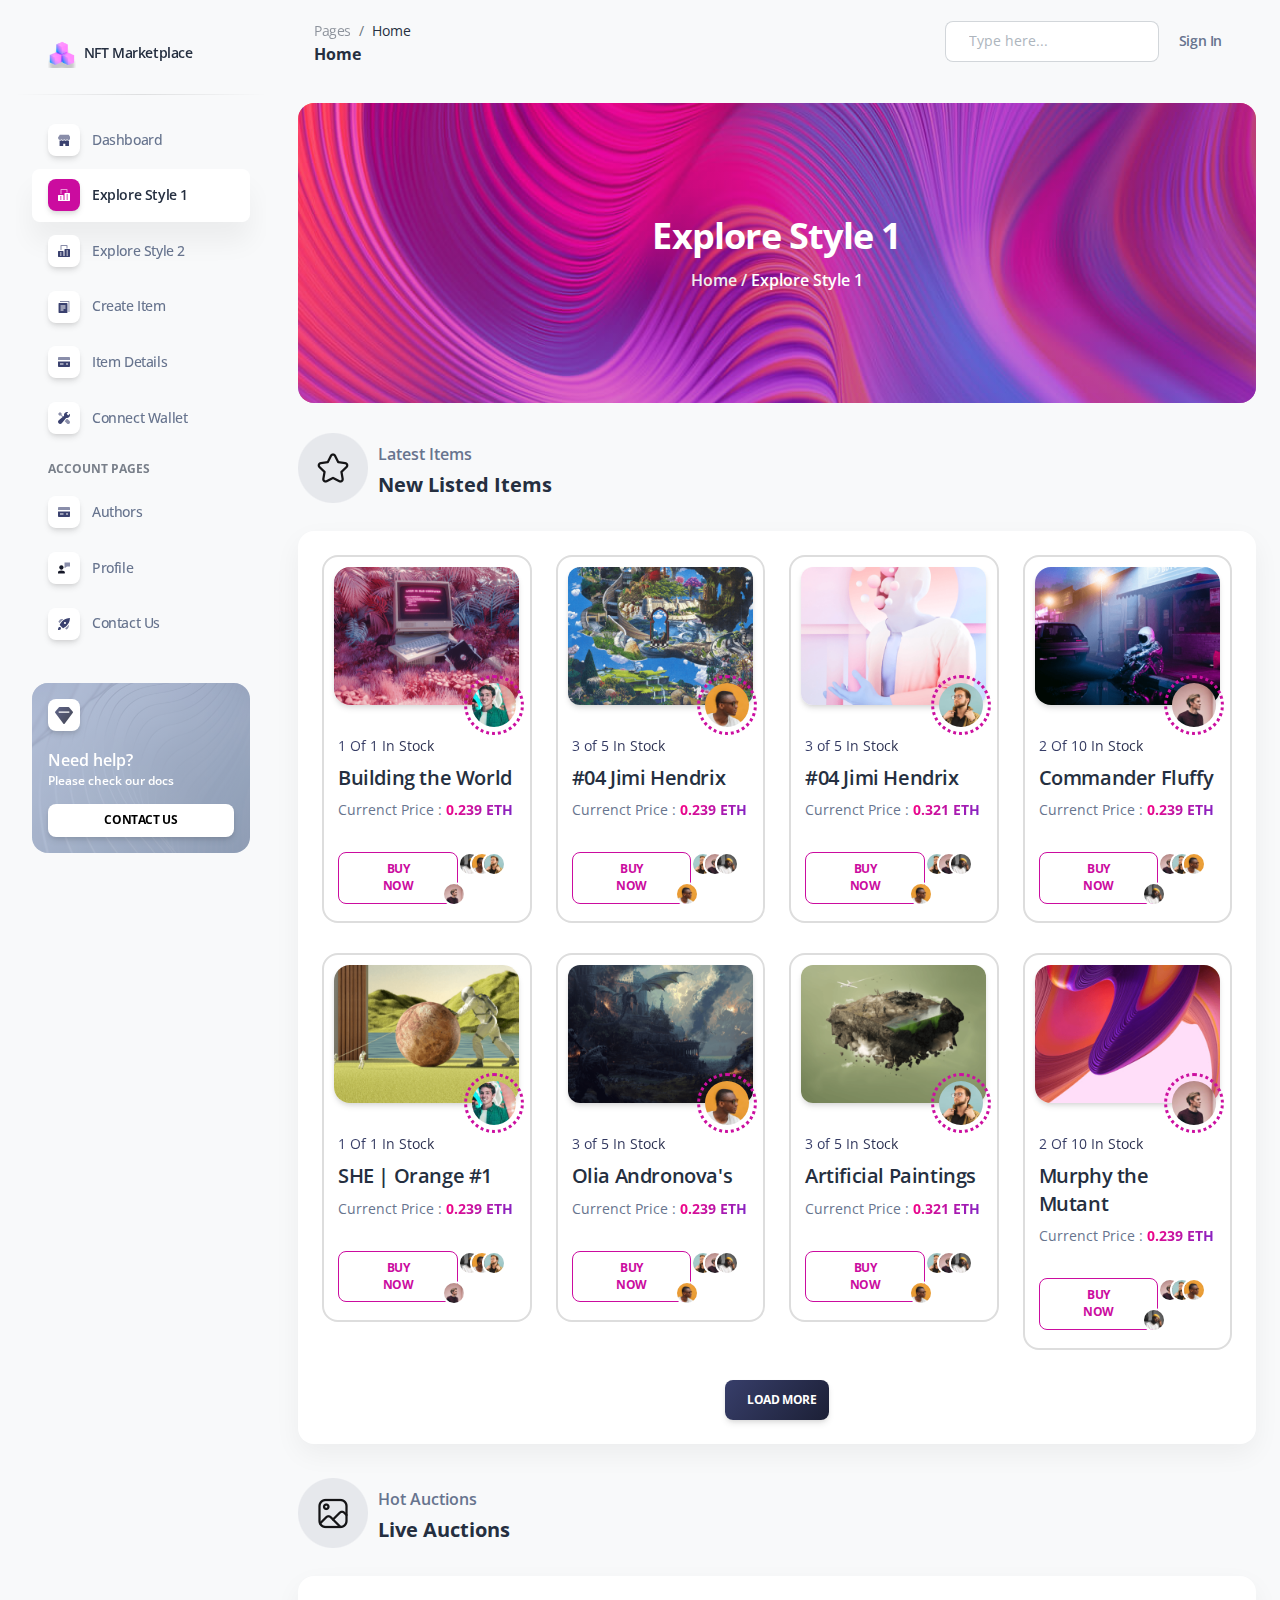
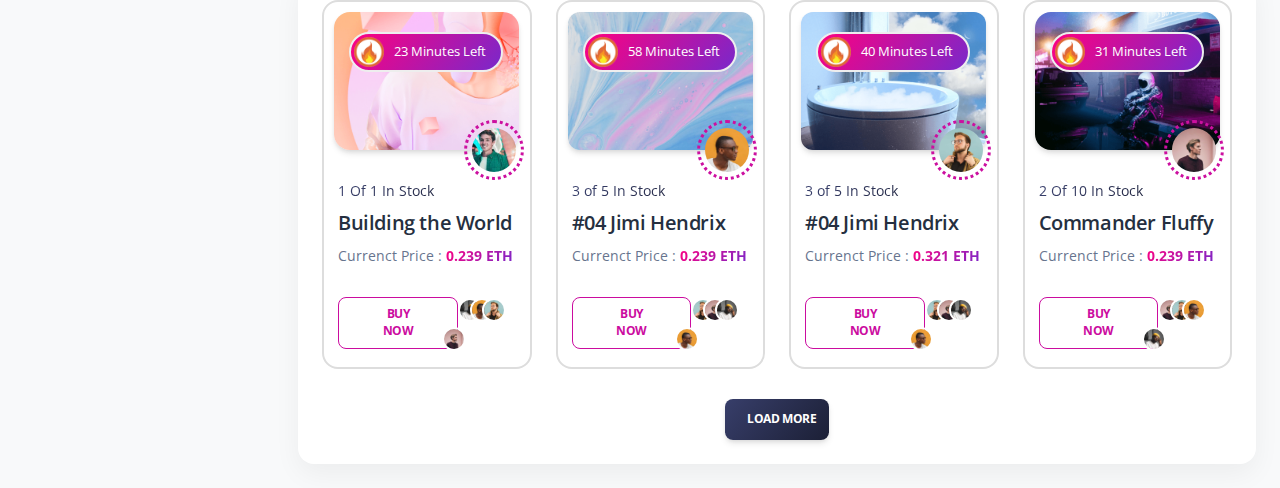
<file: explore.html>
<!DOCTYPE html>
<html lang="en">

<head>
  <meta charset="utf-8" />
  <meta name="viewport" content="width=device-width, initial-scale=1, shrink-to-fit=no">
  <link rel="apple-touch-icon" sizes="76x76" href="assets/img/apple-icon.png">
  <link rel="icon" type="image/png" href="assets/img/favicon.png">
  <title>
    NFT Marketplace
  </title>
  <!--     Fonts and icons     -->
  <link href="https://fonts.googleapis.com/css?family=Open+Sans:300,400,600,700" rel="stylesheet" />
  <!-- Nucleo Icons -->
  <link href="assets/css/nucleo-icons.css" rel="stylesheet" />
  <link href="assets/css/nucleo-svg.css" rel="stylesheet" />
  <!-- Font Awesome Icons -->
  <script src="assets/js/fontawesome.js"></script>
  <link href="assets/css/nucleo-svg.css" rel="stylesheet" />
  <!-- CSS Files -->
  <link href="assets/css/bootstrap.css" rel="stylesheet" />
  <link href="assets/css/style.css" rel="stylesheet" />
</head>

<body class="g-sidenav-show  bg-gray-100">
  <aside class="sidenav navbar navbar-vertical navbar-expand-xs border-0 border-radius-xl my-3 fixed-left ms-3" id="sidenav-main">
    <div class="sidenav-header">
      <i class="fas fa-times p-3 cursor-pointer text-secondary opacity-5 position-absolute right-0 top-0 d-none d-xl-none" aria-hidden="true" id="iconSidenav"></i>
      <a class="navbar-brand m-0" href="index.html">
        <img src="assets/img/logo-ct.png" class="navbar-brand-img h-100 w-15" alt="...">
        <span class="ms-1 font-weight-bold">NFT Marketplace</span>
      </a>
    </div>
    <hr class="horizontal dark mt-0">
    <div class="collapse navbar-collapse  w-auto" id="sidenav-collapse-main">
      <ul class="navbar-nav">
        <li class="nav-item">
          <a class="nav-link" href="index.html">
            <div class="icon icon-shape icon-sm shadow border-radius-md bg-white text-center me-2 d-flex align-items-center justify-content-center">
              <svg width="12px" height="12px" viewBox="0 0 45 40" version="1.1" xmlns="http://www.w3.org/2000/svg" xmlns:xlink="http://www.w3.org/1999/xlink">
                <title>shop </title>
                <g  stroke="none" stroke-width="1" fill="none" fill-rule="evenodd">
                  <g  transform="translate(-1716.000000, -439.000000)" fill="#FFFFFF" fill-rule="nonzero">
                    <g  transform="translate(1716.000000, 291.000000)">
                      <g id="shop-" transform="translate(0.000000, 148.000000)">
                        <path class="color-background" d="M46.7199583,10.7414583 L40.8449583,0.949791667 C40.4909749,0.360605034 39.8540131,0 39.1666667,0 L7.83333333,0 C7.1459869,0 6.50902508,0.360605034 6.15504167,0.949791667 L0.280041667,10.7414583 C0.0969176761,11.0460037 -1.23209662e-05,11.3946378 -1.23209662e-05,11.75 C-0.00758042603,16.0663731 3.48367543,19.5725301 7.80004167,19.5833333 L7.81570833,19.5833333 C9.75003686,19.5882688 11.6168794,18.8726691 13.0522917,17.5760417 C16.0171492,20.2556967 20.5292675,20.2556967 23.494125,17.5760417 C26.4604562,20.2616016 30.9794188,20.2616016 33.94575,17.5760417 C36.2421905,19.6477597 39.5441143,20.1708521 42.3684437,18.9103691 C45.1927731,17.649886 47.0084685,14.8428276 47.0000295,11.75 C47.0000295,11.3946378 46.9030823,11.0460037 46.7199583,10.7414583 Z"  opacity="0.598981585"></path>
                        <path class="color-background" d="M39.198,22.4912623 C37.3776246,22.4928106 35.5817531,22.0149171 33.951625,21.0951667 L33.92225,21.1107282 C31.1430221,22.6838032 27.9255001,22.9318916 24.9844167,21.7998837 C24.4750389,21.605469 23.9777983,21.3722567 23.4960833,21.1018359 L23.4745417,21.1129513 C20.6961809,22.6871153 17.4786145,22.9344611 14.5386667,21.7998837 C14.029926,21.6054643 13.533337,21.3722507 13.0522917,21.1018359 C11.4250962,22.0190609 9.63246555,22.4947009 7.81570833,22.4912623 C7.16510551,22.4842162 6.51607673,22.4173045 5.875,22.2911849 L5.875,44.7220845 C5.875,45.9498589 6.7517757,46.9451667 7.83333333,46.9451667 L19.5833333,46.9451667 L19.5833333,33.6066734 L27.4166667,33.6066734 L27.4166667,46.9451667 L39.1666667,46.9451667 C40.2482243,46.9451667 41.125,45.9498589 41.125,44.7220845 L41.125,22.2822926 C40.4887822,22.4116582 39.8442868,22.4815492 39.198,22.4912623 Z" ></path>
                      </g>
                    </g>
                  </g>
                </g>
              </svg>
            </div>
            <span class="nav-link-text ms-1">Dashboard</span>
          </a>
        </li>
        <li class="nav-item">
          <a class="nav-link  active" href="explore.html">
            <div class="icon icon-shape icon-sm shadow border-radius-md bg-white text-center me-2 d-flex align-items-center justify-content-center">
              <svg width="12px" height="12px" viewBox="0 0 42 42" version="1.1" xmlns="http://www.w3.org/2000/svg" xmlns:xlink="http://www.w3.org/1999/xlink">
                <title>office</title>
                <g  stroke="none" stroke-width="1" fill="none" fill-rule="evenodd">
                  <g  transform="translate(-1869.000000, -293.000000)" fill="#FFFFFF" fill-rule="nonzero">
                    <g  transform="translate(1716.000000, 291.000000)">
                      <g  transform="translate(153.000000, 2.000000)">
                        <path class="color-background" d="M12.25,17.5 L8.75,17.5 L8.75,1.75 C8.75,0.78225 9.53225,0 10.5,0 L31.5,0 C32.46775,0 33.25,0.78225 33.25,1.75 L33.25,12.25 L29.75,12.25 L29.75,3.5 L12.25,3.5 L12.25,17.5 Z"  opacity="0.6"></path>
                        <path class="color-background" d="M40.25,14 L24.5,14 C23.53225,14 22.75,14.78225 22.75,15.75 L22.75,38.5 L19.25,38.5 L19.25,22.75 C19.25,21.78225 18.46775,21 17.5,21 L1.75,21 C0.78225,21 0,21.78225 0,22.75 L0,40.25 C0,41.21775 0.78225,42 1.75,42 L40.25,42 C41.21775,42 42,41.21775 42,40.25 L42,15.75 C42,14.78225 41.21775,14 40.25,14 Z M12.25,36.75 L7,36.75 L7,33.25 L12.25,33.25 L12.25,36.75 Z M12.25,29.75 L7,29.75 L7,26.25 L12.25,26.25 L12.25,29.75 Z M35,36.75 L29.75,36.75 L29.75,33.25 L35,33.25 L35,36.75 Z M35,29.75 L29.75,29.75 L29.75,26.25 L35,26.25 L35,29.75 Z M35,22.75 L29.75,22.75 L29.75,19.25 L35,19.25 L35,22.75 Z" ></path>
                      </g>
                    </g>
                  </g>
                </g>
              </svg>
            </div>
            <span class="nav-link-text ms-1">Explore Style 1</span>
          </a>
        </li>
        <li class="nav-item">
          <a class="nav-link " href="explore-2.html">
            <div class="icon icon-shape icon-sm shadow border-radius-md bg-white text-center me-2 d-flex align-items-center justify-content-center">
              <svg width="12px" height="12px" viewBox="0 0 42 42" version="1.1" xmlns="http://www.w3.org/2000/svg" xmlns:xlink="http://www.w3.org/1999/xlink">
                <title>office</title>
                <g  stroke="none" stroke-width="1" fill="none" fill-rule="evenodd">
                  <g  transform="translate(-1869.000000, -293.000000)" fill="#FFFFFF" fill-rule="nonzero">
                    <g  transform="translate(1716.000000, 291.000000)">
                      <g  transform="translate(153.000000, 2.000000)">
                        <path class="color-background" d="M12.25,17.5 L8.75,17.5 L8.75,1.75 C8.75,0.78225 9.53225,0 10.5,0 L31.5,0 C32.46775,0 33.25,0.78225 33.25,1.75 L33.25,12.25 L29.75,12.25 L29.75,3.5 L12.25,3.5 L12.25,17.5 Z"  opacity="0.6"></path>
                        <path class="color-background" d="M40.25,14 L24.5,14 C23.53225,14 22.75,14.78225 22.75,15.75 L22.75,38.5 L19.25,38.5 L19.25,22.75 C19.25,21.78225 18.46775,21 17.5,21 L1.75,21 C0.78225,21 0,21.78225 0,22.75 L0,40.25 C0,41.21775 0.78225,42 1.75,42 L40.25,42 C41.21775,42 42,41.21775 42,40.25 L42,15.75 C42,14.78225 41.21775,14 40.25,14 Z M12.25,36.75 L7,36.75 L7,33.25 L12.25,33.25 L12.25,36.75 Z M12.25,29.75 L7,29.75 L7,26.25 L12.25,26.25 L12.25,29.75 Z M35,36.75 L29.75,36.75 L29.75,33.25 L35,33.25 L35,36.75 Z M35,29.75 L29.75,29.75 L29.75,26.25 L35,26.25 L35,29.75 Z M35,22.75 L29.75,22.75 L29.75,19.25 L35,19.25 L35,22.75 Z" ></path>
                      </g>
                    </g>
                  </g>
                </g>
              </svg>
            </div>
            <span class="nav-link-text ms-1">Explore Style 2</span>
          </a>
        </li>
        <li class="nav-item">
          <a class="nav-link  " href="create-item.html">
            <div class="icon icon-shape icon-sm shadow border-radius-md bg-white text-center me-2 d-flex align-items-center justify-content-center">
              <svg width="12px" height="12px" viewBox="0 0 40 44" version="1.1" xmlns="http://www.w3.org/2000/svg" xmlns:xlink="http://www.w3.org/1999/xlink">
                <title>document</title>
                <g  stroke="none" stroke-width="1" fill="none" fill-rule="evenodd">
                  <g  transform="translate(-1870.000000, -591.000000)" fill="#FFFFFF" fill-rule="nonzero">
                    <g  transform="translate(1716.000000, 291.000000)">
                      <g  transform="translate(154.000000, 300.000000)">
                        <path class="color-background" d="M40,40 L36.3636364,40 L36.3636364,3.63636364 L5.45454545,3.63636364 L5.45454545,0 L38.1818182,0 C39.1854545,0 40,0.814545455 40,1.81818182 L40,40 Z"  opacity="0.603585379"></path>
                        <path class="color-background" d="M30.9090909,7.27272727 L1.81818182,7.27272727 C0.814545455,7.27272727 0,8.08727273 0,9.09090909 L0,41.8181818 C0,42.8218182 0.814545455,43.6363636 1.81818182,43.6363636 L30.9090909,43.6363636 C31.9127273,43.6363636 32.7272727,42.8218182 32.7272727,41.8181818 L32.7272727,9.09090909 C32.7272727,8.08727273 31.9127273,7.27272727 30.9090909,7.27272727 Z M18.1818182,34.5454545 L7.27272727,34.5454545 L7.27272727,30.9090909 L18.1818182,30.9090909 L18.1818182,34.5454545 Z M25.4545455,27.2727273 L7.27272727,27.2727273 L7.27272727,23.6363636 L25.4545455,23.6363636 L25.4545455,27.2727273 Z M25.4545455,20 L7.27272727,20 L7.27272727,16.3636364 L25.4545455,16.3636364 L25.4545455,20 Z" ></path>
                      </g>
                    </g>
                  </g>
                </g>
              </svg>
            </div>
            <span class="nav-link-text ms-1">Create Item</span>
          </a>
        </li>
        <li class="nav-item">
          <a class="nav-link  " href="item-details.html">
            <div class="icon icon-shape icon-sm shadow border-radius-md bg-white text-center me-2 d-flex align-items-center justify-content-center">
              <svg width="12px" height="12px" viewBox="0 0 43 36" version="1.1" xmlns="http://www.w3.org/2000/svg" xmlns:xlink="http://www.w3.org/1999/xlink">
                <title>credit-card</title>
                <g  stroke="none" stroke-width="1" fill="none" fill-rule="evenodd">
                  <g  transform="translate(-2169.000000, -745.000000)" fill="#FFFFFF" fill-rule="nonzero">
                    <g  transform="translate(1716.000000, 291.000000)">
                      <g  transform="translate(453.000000, 454.000000)">
                        <path class="color-background" d="M43,10.7482083 L43,3.58333333 C43,1.60354167 41.3964583,0 39.4166667,0 L3.58333333,0 C1.60354167,0 0,1.60354167 0,3.58333333 L0,10.7482083 L43,10.7482083 Z"  opacity="0.593633743"></path>
                        <path class="color-background" d="M0,16.125 L0,32.25 C0,34.2297917 1.60354167,35.8333333 3.58333333,35.8333333 L39.4166667,35.8333333 C41.3964583,35.8333333 43,34.2297917 43,32.25 L43,16.125 L0,16.125 Z M19.7083333,26.875 L7.16666667,26.875 L7.16666667,23.2916667 L19.7083333,23.2916667 L19.7083333,26.875 Z M35.8333333,26.875 L28.6666667,26.875 L28.6666667,23.2916667 L35.8333333,23.2916667 L35.8333333,26.875 Z" ></path>
                      </g>
                    </g>
                  </g>
                </g>
              </svg>
            </div>
            <span class="nav-link-text ms-1">Item Details</span>
          </a>
        </li>
        <li class="nav-item">
          <a class="nav-link  " href="connect-wallet.html">
            <div class="icon icon-shape icon-sm shadow border-radius-md bg-white text-center me-2 d-flex align-items-center justify-content-center">
              <svg width="12px" height="12px" viewBox="0 0 40 40" version="1.1" xmlns="http://www.w3.org/2000/svg" xmlns:xlink="http://www.w3.org/1999/xlink">
                <title>settings</title>
                <g  stroke="none" stroke-width="1" fill="none" fill-rule="evenodd">
                  <g  transform="translate(-2020.000000, -442.000000)" fill="#FFFFFF" fill-rule="nonzero">
                    <g  transform="translate(1716.000000, 291.000000)">
                      <g id="settings" transform="translate(304.000000, 151.000000)">
                        <polygon class="color-background"  opacity="0.596981957" points="18.0883333 15.7316667 11.1783333 8.82166667 13.3333333 6.66666667 6.66666667 0 0 6.66666667 6.66666667 13.3333333 8.82166667 11.1783333 15.315 17.6716667"></polygon>
                        <path class="color-background" d="M31.5666667,23.2333333 C31.0516667,23.2933333 30.53,23.3333333 30,23.3333333 C29.4916667,23.3333333 28.9866667,23.3033333 28.48,23.245 L22.4116667,30.7433333 L29.9416667,38.2733333 C32.2433333,40.575 35.9733333,40.575 38.275,38.2733333 L38.275,38.2733333 C40.5766667,35.9716667 40.5766667,32.2416667 38.275,29.94 L31.5666667,23.2333333 Z"  opacity="0.596981957"></path>
                        <path class="color-background" d="M33.785,11.285 L28.715,6.215 L34.0616667,0.868333333 C32.82,0.315 31.4483333,0 30,0 C24.4766667,0 20,4.47666667 20,10 C20,10.99 20.1483333,11.9433333 20.4166667,12.8466667 L2.435,27.3966667 C0.95,28.7083333 0.0633333333,30.595 0.00333333333,32.5733333 C-0.0583333333,34.5533333 0.71,36.4916667 2.11,37.89 C3.47,39.2516667 5.27833333,40 7.20166667,40 C9.26666667,40 11.2366667,39.1133333 12.6033333,37.565 L27.1533333,19.5833333 C28.0566667,19.8516667 29.01,20 30,20 C35.5233333,20 40,15.5233333 40,10 C40,8.55166667 39.685,7.18 39.1316667,5.93666667 L33.785,11.285 Z" ></path>
                      </g>
                    </g>
                  </g>
                </g>
              </svg>
            </div>
            <span class="nav-link-text ms-1">Connect Wallet</span>
          </a>
        </li>
        <li class="nav-item mt-3">
          <h6 class="ps-4 ms-2 text-uppercase text-xs font-weight-bolder opacity-6">Account pages</h6>
        </li>
        <li class="nav-item">
          <a class="nav-link " href="authors.html">
            <div class="icon icon-shape icon-sm shadow border-radius-md bg-white text-center me-2 d-flex align-items-center justify-content-center">
              <svg width="12px" height="12px" viewBox="0 0 43 36" version="1.1" xmlns="http://www.w3.org/2000/svg" xmlns:xlink="http://www.w3.org/1999/xlink">
                <title>credit-card</title>
                <g  stroke="none" stroke-width="1" fill="none" fill-rule="evenodd">
                  <g  transform="translate(-2169.000000, -745.000000)" fill="#FFFFFF" fill-rule="nonzero">
                    <g  transform="translate(1716.000000, 291.000000)">
                      <g  transform="translate(453.000000, 454.000000)">
                        <path class="color-background" d="M43,10.7482083 L43,3.58333333 C43,1.60354167 41.3964583,0 39.4166667,0 L3.58333333,0 C1.60354167,0 0,1.60354167 0,3.58333333 L0,10.7482083 L43,10.7482083 Z"  opacity="0.593633743"></path>
                        <path class="color-background" d="M0,16.125 L0,32.25 C0,34.2297917 1.60354167,35.8333333 3.58333333,35.8333333 L39.4166667,35.8333333 C41.3964583,35.8333333 43,34.2297917 43,32.25 L43,16.125 L0,16.125 Z M19.7083333,26.875 L7.16666667,26.875 L7.16666667,23.2916667 L19.7083333,23.2916667 L19.7083333,26.875 Z M35.8333333,26.875 L28.6666667,26.875 L28.6666667,23.2916667 L35.8333333,23.2916667 L35.8333333,26.875 Z" ></path>
                      </g>
                    </g>
                  </g>
                </g>
              </svg>
            </div>
            <span class="nav-link-text ms-1">Authors</span>
          </a>
        </li>
        <li class="nav-item">
          <a class="nav-link  " href="profile.html">
            <div class="icon icon-shape icon-sm shadow border-radius-md bg-white text-center me-2 d-flex align-items-center justify-content-center">
              <svg width="12px" height="12px" viewBox="0 0 46 42" version="1.1" xmlns="http://www.w3.org/2000/svg" xmlns:xlink="http://www.w3.org/1999/xlink">
                <title>customer-support</title>
                <g  stroke="none" stroke-width="1" fill="none" fill-rule="evenodd">
                  <g  transform="translate(-1717.000000, -291.000000)" fill="#FFFFFF" fill-rule="nonzero">
                    <g  transform="translate(1716.000000, 291.000000)">
                      <g id="customer-support" transform="translate(1.000000, 0.000000)">
                        <path class="color-background" d="M45,0 L26,0 C25.447,0 25,0.447 25,1 L25,20 C25,20.379 25.214,20.725 25.553,20.895 C25.694,20.965 25.848,21 26,21 C26.212,21 26.424,20.933 26.6,20.8 L34.333,15 L45,15 C45.553,15 46,14.553 46,14 L46,1 C46,0.447 45.553,0 45,0 Z"  opacity="0.59858631"></path>
                        <path class="color-foreground" d="M22.883,32.86 C20.761,32.012 17.324,31 13,31 C8.676,31 5.239,32.012 3.116,32.86 C1.224,33.619 0,35.438 0,37.494 L0,41 C0,41.553 0.447,42 1,42 L25,42 C25.553,42 26,41.553 26,41 L26,37.494 C26,35.438 24.776,33.619 22.883,32.86 Z" ></path>
                        <path class="color-foreground" d="M13,28 C17.432,28 21,22.529 21,18 C21,13.589 17.411,10 13,10 C8.589,10 5,13.589 5,18 C5,22.529 8.568,28 13,28 Z" ></path>
                      </g>
                    </g>
                  </g>
                </g>
              </svg>
            </div>
            <span class="nav-link-text ms-1">Profile</span>
          </a>
        </li>
        <li class="nav-item">
          <a class="nav-link  " href="contact.html">
            <div class="icon icon-shape icon-sm shadow border-radius-md bg-white text-center me-2 d-flex align-items-center justify-content-center">
              <svg width="12px" height="20px" viewBox="0 0 40 40" version="1.1" xmlns="http://www.w3.org/2000/svg" xmlns:xlink="http://www.w3.org/1999/xlink">
                <title>spaceship</title>
                <g  stroke="none" stroke-width="1" fill="none" fill-rule="evenodd">
                  <g  transform="translate(-1720.000000, -592.000000)" fill="#FFFFFF" fill-rule="nonzero">
                    <g  transform="translate(1716.000000, 291.000000)">
                      <g  transform="translate(4.000000, 301.000000)">
                        <path class="color-background" d="M39.3,0.706666667 C38.9660984,0.370464027 38.5048767,0.192278529 38.0316667,0.216666667 C14.6516667,1.43666667 6.015,22.2633333 5.93166667,22.4733333 C5.68236407,23.0926189 5.82664679,23.8009159 6.29833333,24.2733333 L15.7266667,33.7016667 C16.2013871,34.1756798 16.9140329,34.3188658 17.535,34.065 C17.7433333,33.98 38.4583333,25.2466667 39.7816667,1.97666667 C39.8087196,1.50414529 39.6335979,1.04240574 39.3,0.706666667 Z M25.69,19.0233333 C24.7367525,19.9768687 23.3029475,20.2622391 22.0572426,19.7463614 C20.8115377,19.2304837 19.9992882,18.0149658 19.9992882,16.6666667 C19.9992882,15.3183676 20.8115377,14.1028496 22.0572426,13.5869719 C23.3029475,13.0710943 24.7367525,13.3564646 25.69,14.31 C26.9912731,15.6116662 26.9912731,17.7216672 25.69,19.0233333 L25.69,19.0233333 Z" ></path>
                        <path class="color-background" d="M1.855,31.4066667 C3.05106558,30.2024182 4.79973884,29.7296005 6.43969145,30.1670277 C8.07964407,30.6044549 9.36054508,31.8853559 9.7979723,33.5253085 C10.2353995,35.1652612 9.76258177,36.9139344 8.55833333,38.11 C6.70666667,39.9616667 0,40 0,40 C0,40 0,33.2566667 1.855,31.4066667 Z" ></path>
                        <path class="color-background" d="M17.2616667,3.90166667 C12.4943643,3.07192755 7.62174065,4.61673894 4.20333333,8.04166667 C3.31200265,8.94126033 2.53706177,9.94913142 1.89666667,11.0416667 C1.5109569,11.6966059 1.61721591,12.5295394 2.155,13.0666667 L5.47,16.3833333 C8.55036617,11.4946947 12.5559074,7.25476565 17.2616667,3.90166667 L17.2616667,3.90166667 Z"  opacity="0.598539807"></path>
                        <path class="color-background" d="M36.0983333,22.7383333 C36.9280725,27.5056357 35.3832611,32.3782594 31.9583333,35.7966667 C31.0587397,36.6879974 30.0508686,37.4629382 28.9583333,38.1033333 C28.3033941,38.4890431 27.4704606,38.3827841 26.9333333,37.845 L23.6166667,34.53 C28.5053053,31.4496338 32.7452344,27.4440926 36.0983333,22.7383333 L36.0983333,22.7383333 Z"  opacity="0.598539807"></path>
                      </g>
                    </g>
                  </g>
                </g>
              </svg>
            </div>
            <span class="nav-link-text ms-1">Contact Us</span>
          </a>
        </li>
        <li class="nav-item">
          <a class="nav-link  " href="sign-in.html">
            <div class="icon icon-shape icon-sm shadow border-radius-md bg-white text-center me-2 d-flex align-items-center justify-content-center">
              <svg width="12px" height="12px" viewBox="0 0 40 44" version="1.1" xmlns="http://www.w3.org/2000/svg" xmlns:xlink="http://www.w3.org/1999/xlink">
                <title>document</title>
                <g  stroke="none" stroke-width="1" fill="none" fill-rule="evenodd">
                  <g  transform="translate(-1870.000000, -591.000000)" fill="#FFFFFF" fill-rule="nonzero">
                    <g  transform="translate(1716.000000, 291.000000)">
                      <g  transform="translate(154.000000, 300.000000)">
                        <path class="color-background" d="M40,40 L36.3636364,40 L36.3636364,3.63636364 L5.45454545,3.63636364 L5.45454545,0 L38.1818182,0 C39.1854545,0 40,0.814545455 40,1.81818182 L40,40 Z"  opacity="0.603585379"></path>
                        <path class="color-background" d="M30.9090909,7.27272727 L1.81818182,7.27272727 C0.814545455,7.27272727 0,8.08727273 0,9.09090909 L0,41.8181818 C0,42.8218182 0.814545455,43.6363636 1.81818182,43.6363636 L30.9090909,43.6363636 C31.9127273,43.6363636 32.7272727,42.8218182 32.7272727,41.8181818 L32.7272727,9.09090909 C32.7272727,8.08727273 31.9127273,7.27272727 30.9090909,7.27272727 Z M18.1818182,34.5454545 L7.27272727,34.5454545 L7.27272727,30.9090909 L18.1818182,30.9090909 L18.1818182,34.5454545 Z M25.4545455,27.2727273 L7.27272727,27.2727273 L7.27272727,23.6363636 L25.4545455,23.6363636 L25.4545455,27.2727273 Z M25.4545455,20 L7.27272727,20 L7.27272727,16.3636364 L25.4545455,16.3636364 L25.4545455,20 Z" ></path>
                      </g>
                    </g>
                  </g>
                </g>
              </svg>
            </div>
            <span class="nav-link-text ms-1">Sign In</span>
          </a>
        </li>
        <li class="nav-item">
          <a class="nav-link  " href="sign-up.html">
            <div class="icon icon-shape icon-sm shadow border-radius-md bg-white text-center me-2 d-flex align-items-center justify-content-center">
              <svg width="12px" height="20px" viewBox="0 0 40 40" version="1.1" xmlns="http://www.w3.org/2000/svg" xmlns:xlink="http://www.w3.org/1999/xlink">
                <title>spaceship</title>
                <g  stroke="none" stroke-width="1" fill="none" fill-rule="evenodd">
                  <g  transform="translate(-1720.000000, -592.000000)" fill="#FFFFFF" fill-rule="nonzero">
                    <g  transform="translate(1716.000000, 291.000000)">
                      <g  transform="translate(4.000000, 301.000000)">
                        <path class="color-background" d="M39.3,0.706666667 C38.9660984,0.370464027 38.5048767,0.192278529 38.0316667,0.216666667 C14.6516667,1.43666667 6.015,22.2633333 5.93166667,22.4733333 C5.68236407,23.0926189 5.82664679,23.8009159 6.29833333,24.2733333 L15.7266667,33.7016667 C16.2013871,34.1756798 16.9140329,34.3188658 17.535,34.065 C17.7433333,33.98 38.4583333,25.2466667 39.7816667,1.97666667 C39.8087196,1.50414529 39.6335979,1.04240574 39.3,0.706666667 Z M25.69,19.0233333 C24.7367525,19.9768687 23.3029475,20.2622391 22.0572426,19.7463614 C20.8115377,19.2304837 19.9992882,18.0149658 19.9992882,16.6666667 C19.9992882,15.3183676 20.8115377,14.1028496 22.0572426,13.5869719 C23.3029475,13.0710943 24.7367525,13.3564646 25.69,14.31 C26.9912731,15.6116662 26.9912731,17.7216672 25.69,19.0233333 L25.69,19.0233333 Z" ></path>
                        <path class="color-background" d="M1.855,31.4066667 C3.05106558,30.2024182 4.79973884,29.7296005 6.43969145,30.1670277 C8.07964407,30.6044549 9.36054508,31.8853559 9.7979723,33.5253085 C10.2353995,35.1652612 9.76258177,36.9139344 8.55833333,38.11 C6.70666667,39.9616667 0,40 0,40 C0,40 0,33.2566667 1.855,31.4066667 Z" ></path>
                        <path class="color-background" d="M17.2616667,3.90166667 C12.4943643,3.07192755 7.62174065,4.61673894 4.20333333,8.04166667 C3.31200265,8.94126033 2.53706177,9.94913142 1.89666667,11.0416667 C1.5109569,11.6966059 1.61721591,12.5295394 2.155,13.0666667 L5.47,16.3833333 C8.55036617,11.4946947 12.5559074,7.25476565 17.2616667,3.90166667 L17.2616667,3.90166667 Z"  opacity="0.598539807"></path>
                        <path class="color-background" d="M36.0983333,22.7383333 C36.9280725,27.5056357 35.3832611,32.3782594 31.9583333,35.7966667 C31.0587397,36.6879974 30.0508686,37.4629382 28.9583333,38.1033333 C28.3033941,38.4890431 27.4704606,38.3827841 26.9333333,37.845 L23.6166667,34.53 C28.5053053,31.4496338 32.7452344,27.4440926 36.0983333,22.7383333 L36.0983333,22.7383333 Z"  opacity="0.598539807"></path>
                      </g>
                    </g>
                  </g>
                </g>
              </svg>
            </div>
            <span class="nav-link-text ms-1">Sign Up</span>
          </a>
        </li>
      </ul>
    </div>
    <div class="sidenav-footer mx-3 mt-3 pt-3">
      <div class="card card-background shadow-none card-background-mask-secondary" id="sidenavCard">
        <div class="full-background" style="background-image: url('assets/img/curved-images/white-curved.jpeg')"></div>
        <div class="card-body text-left p-3 w-100">
          <div class="icon icon-shape icon-sm bg-white shadow text-center mb-3 d-flex align-items-center justify-content-center border-radius-md">
            <i class="ni ni-diamond text-dark text-gradient text-lg top-0" aria-hidden="true" ></i>
          </div>
          <h6 class="text-white up mb-0">Need help?</h6>
          <p class="text-xs font-weight-bold">Please check our docs</p>
          <a href="contact.html" class="btn btn-white btn-sm w-100 mb-0">Contact Us</a>
        </div>
      </div>
    </div>
  </aside>

  <main class="main-content mt-1 border-radius-lg">
    <!-- Navbar -->
    <nav class="navbar navbar-main navbar-expand-lg px-0 mx-4 shadow-none border-radius-xl" id="navbarBlur" >
      <div class="container-fluid py-1 px-3">
        <nav aria-label="breadcrumb">
          <ol class="breadcrumb bg-transparent mb-0 pb-0 pt-1 px-0 me-sm-6 me-5">
            <li class="breadcrumb-item text-sm"><a class="opacity-5 text-dark" href="javascript:;">Pages</a></li>
            <li class="breadcrumb-item text-sm text-dark active" aria-current="page">Home</li>
          </ol>
          <h6 class="font-weight-bolder mb-0">Home</h6>
        </nav>
        <div class="collapse navbar-collapse mt-sm-0 mt-2 me-md-0 me-sm-4" id="navbar">
          <div class="ms-md-auto pe-md-3 d-flex align-items-center">
            <div class="input-group">
              <span class="input-group-text text-body"><i class="fas fa-search" aria-hidden="true"></i></span>
              <input type="text" class="form-control" placeholder="Type here...">
            </div>
          </div>
          <ul class="navbar-nav  justify-content-end">
            <li class="nav-item d-flex align-items-center">
              <a href="sign-in.html" class="nav-link text-body font-weight-bold px-0">
                <i class="fa fa-user me-sm-1"></i>
                <span class="d-sm-inline d-none mr-10">Sign In</span>
              </a>
            </li>
            <li class="nav-item d-xl-none px-3 d-flex align-items-center">
              <a href="javascript:;" class="nav-link text-body p-0" id="iconNavbarSidenav">
                <div class="sidenav-toggler-inner">
                  <i class="sidenav-toggler-line"></i>
                  <i class="sidenav-toggler-line"></i>
                  <i class="sidenav-toggler-line"></i>
                </div>
              </a>
            </li>
            
            <li class="nav-item dropdown pe-2 d-flex align-items-center">
              <a href="javascript:;" class="nav-link text-body p-0" id="dropdownMenuButton" data-bs-toggle="dropdown" aria-expanded="false">
                <i class="fa fa-bell cursor-pointer"></i>
              </a>
              <ul class="dropdown-menu dropdown-menu-end px-2 py-3 me-sm-n4" aria-labelledby="dropdownMenuButton">
                <li class="mb-2">
                  <a class="dropdown-item border-radius-md" href="javascript:;">
                    <div class="d-flex py-1">
                      <div class="my-auto">
                        <img src="assets/img/team-2.jpg" alt="img" class="avatar avatar-sm  me-3 ">
                      </div>
                      <div class="d-flex flex-column justify-content-center">
                        <h6 class="text-sm font-weight-normal mb-1">
                          <span class="font-weight-bold">New message</span> from Laur
                        </h6>
                        <p class="text-xs text-secondary mb-0">
                          <i class="fa fa-clock me-1"></i>
                          13 minutes ago
                        </p>
                      </div>
                    </div>
                  </a>
                </li>
                <li class="mb-2">
                  <a class="dropdown-item border-radius-md" href="javascript:;">
                    <div class="d-flex py-1">
                      <div class="my-auto">
                        <img src="assets/img/small-logos/logo-spotify.svg" alt="img" class="avatar avatar-sm bg-gradient-dark  me-3 ">
                      </div>
                      <div class="d-flex flex-column justify-content-center">
                        <h6 class="text-sm font-weight-normal mb-1">
                          <span class="font-weight-bold">New album</span> by Travis Scott
                        </h6>
                        <p class="text-xs text-secondary mb-0">
                          <i class="fa fa-clock me-1"></i>
                          1 day
                        </p>
                      </div>
                    </div>
                  </a>
                </li>
                <li>
                  <a class="dropdown-item border-radius-md" href="javascript:;">
                    <div class="d-flex py-1">
                      <div class="avatar avatar-sm bg-gradient-secondary  me-3  my-auto">
                        <svg width="12px" height="12px" viewBox="0 0 43 36" version="1.1" xmlns="http://www.w3.org/2000/svg" xmlns:xlink="http://www.w3.org/1999/xlink">
                          <title>credit-card</title>
                          <g  stroke="none" stroke-width="1" fill="none" fill-rule="evenodd">
                            <g  transform="translate(-2169.000000, -745.000000)" fill="#FFFFFF" fill-rule="nonzero">
                              <g  transform="translate(1716.000000, 291.000000)">
                                <g  transform="translate(453.000000, 454.000000)">
                                  <path class="color-background" d="M43,10.7482083 L43,3.58333333 C43,1.60354167 41.3964583,0 39.4166667,0 L3.58333333,0 C1.60354167,0 0,1.60354167 0,3.58333333 L0,10.7482083 L43,10.7482083 Z"  opacity="0.593633743"></path>
                                  <path class="color-background" d="M0,16.125 L0,32.25 C0,34.2297917 1.60354167,35.8333333 3.58333333,35.8333333 L39.4166667,35.8333333 C41.3964583,35.8333333 43,34.2297917 43,32.25 L43,16.125 L0,16.125 Z M19.7083333,26.875 L7.16666667,26.875 L7.16666667,23.2916667 L19.7083333,23.2916667 L19.7083333,26.875 Z M35.8333333,26.875 L28.6666667,26.875 L28.6666667,23.2916667 L35.8333333,23.2916667 L35.8333333,26.875 Z" ></path>
                                </g>
                              </g>
                            </g>
                          </g>
                        </svg>
                      </div>
                      <div class="d-flex flex-column justify-content-center">
                        <h6 class="text-sm font-weight-normal mb-1">
                          Payment successfully completed
                        </h6>
                        <p class="text-xs text-secondary mb-0">
                          <i class="fa fa-clock me-1"></i>
                          2 days
                        </p>
                      </div>
                    </div>
                  </a>
                </li>
              </ul>
            </li>
          </ul>
        </div>
      </div>
    </nav>
    <!-- End Navbar -->

    <div class="container-fluid">
      <div class="page-header breadcrumb-header min-height-300 border-radius-xl mt-4 mb-30" style="background-image: url('assets/img/curved-images/curved6.jpg'); background-size: cover;">
        <span class="mask bg-gradient-primary opacity-6"></span>
        <div class="con-wrapper">
          <h2>Explore Style 1</h2>
          <p>Home / <span>Explore Style 1</span></p>
        </div>
      </div>
      
    </div>
    
    <div class="container-fluid">
      <div class="section-heading d-flex">
        <div class="img-div mr-10"><img src="assets/img/icons/2.png" alt=""></div>
        <div class="d-flex flex-column h-100">
          <p class="mb-1 pt-2 text-bold">Latest Items</p>
          <h5 class="font-weight-bolder">New Listed Items</h5>
        </div>
      </div>
    </div>
    
    <div class="container-fluid">
      <div class="col-12 py-4">
        <div class="card">
          
          <div class="card-body">
            <div class="row">
              <div class="col-xl-3 col-md-6 mb-xl-0">
                <div class="card card-blog card-plain">
                  <div class="position-relative">
                    <a class="d-block border-radius-xl">
                      <img src="assets/img/art/1.png" alt="img-blur-shadow" class="img-fluid shadow border-radius-xl">
                    </a>
                  </div>
                  <a href="profile.html" class="item-owner" data-bs-toggle="tooltip" data-bs-placement="bottom" title="" data-bs-original-title="view profile">
                    <img alt="Image placeholder" src="assets/img/authors/3.jpg">
                  </a>
                  <div class="item-cont card-body px-1 pb-0">
                    <p class="text-gradient text-dark mb-2 text-sm">1 Of 1 In Stock</p>
                    <a href="item-details.html">
                      <h5>
                        Building the World
                      </h5>
                    </a>
                    <p class="mb-4 text-sm">
                      Currenct Price : <span class="gradient-text">0.239 ETH</span>
                    </p>
                    <div class="d-flex align-items-center justify-content-between">
                      <a href="item-details.html"  class="btn btn-outline-primary btn-sm mb-0">Buy Now</a>
                      <div class="avatar-group mt-2">
                        <a href="javascript:;" class="avatar avatar-xs rounded-circle" data-bs-toggle="tooltip" data-bs-placement="bottom" title="" data-bs-original-title="Elena Morison">
                          <img alt="Image placeholder" src="assets/img/bruce-mars.jpg">
                        </a>
                        <a href="javascript:;" class="avatar avatar-xs rounded-circle" data-bs-toggle="tooltip" data-bs-placement="bottom" title="" data-bs-original-title="Ryan Milly">
                          <img alt="Image placeholder" src="assets/img/team-2.jpg">
                        </a>
                        <a href="javascript:;" class="avatar avatar-xs rounded-circle" data-bs-toggle="tooltip" data-bs-placement="bottom" title="" data-bs-original-title="Nick Daniel">
                          <img alt="Image placeholder" src="assets/img/team-3.jpg">
                        </a>
                        <a href="javascript:;" class="avatar avatar-xs rounded-circle" data-bs-toggle="tooltip" data-bs-placement="bottom" title="" data-bs-original-title="Peterson">
                          <img alt="Image placeholder" src="assets/img/team-4.jpg">
                        </a>
                      </div>
                    </div>
                  </div>
                </div>
              </div>
              <div class="col-xl-3 col-md-6 mb-xl-0">
                <div class="card card-blog card-plain">
                  <div class="position-relative">
                    <a class="d-block border-radius-xl">
                      <img src="assets/img/art/2.png" alt="img-blur-shadow" class="img-fluid shadow border-radius-lg">
                    </a>
                  </div>
                  <a href="profile.html" class="item-owner" data-bs-toggle="tooltip" data-bs-placement="bottom" title="" data-bs-original-title="view profile">
                    <img alt="Image placeholder" src="assets/img/team-2.jpg">
                  </a>
                  <div class="item-cont card-body px-1 pb-0">
                    <p class="text-gradient text-dark mb-2 text-sm">3 of 5 In Stock</p>
                    <a href="item-details.html">
                      <h5>
                        #04 Jimi Hendrix
                      </h5>
                    </a>
                    <p class="mb-4 text-sm">
                      Currenct Price : <span class="gradient-text">0.239 ETH</span>
                    </p>
                    <div class="d-flex align-items-center justify-content-between">
                      <a href="item-details.html"  class="btn btn-outline-primary btn-sm mb-0">Buy Now</a>
                      <div class="avatar-group mt-2">
                        <a href="javascript:;" class="avatar avatar-xs rounded-circle" data-bs-toggle="tooltip" data-bs-placement="bottom" title="" data-bs-original-title="Nick Daniel">
                          <img alt="Image placeholder" src="assets/img/team-3.jpg">
                        </a>
                        <a href="javascript:;" class="avatar avatar-xs rounded-circle" data-bs-toggle="tooltip" data-bs-placement="bottom" title="" data-bs-original-title="Peterson">
                          <img alt="Image placeholder" src="assets/img/team-4.jpg">
                        </a>
                        <a href="javascript:;" class="avatar avatar-xs rounded-circle" data-bs-toggle="tooltip" data-bs-placement="bottom" title="" data-bs-original-title="Elena Morison">
                          <img alt="Image placeholder" src="assets/img/bruce-mars.jpg">
                        </a>
                        <a href="javascript:;" class="avatar avatar-xs rounded-circle" data-bs-toggle="tooltip" data-bs-placement="bottom" title="" data-bs-original-title="Ryan Milly">
                          <img alt="Image placeholder" src="assets/img/team-2.jpg">
                        </a>
                      </div>
                    </div>
                  </div>
                </div>
              </div>
              <div class="col-xl-3 col-md-6 mb-xl-0">
                <div class="card card-blog card-plain">
                  <div class="position-relative">
                    <a class="d-block border-radius-xl">
                      <img src="assets/img/art/3.png" alt="img-blur-shadow" class="img-fluid shadow border-radius-lg">
                    </a>
                  </div>
                  <a href="profile.html" class="item-owner" data-bs-toggle="tooltip" data-bs-placement="bottom" title="" data-bs-original-title="view profile">
                    <img alt="Image placeholder" src="assets/img/team-3.jpg">
                  </a>
                  <div class="item-cont card-body px-1 pb-0">
                    <p class="text-gradient text-dark mb-2 text-sm">3 of 5 In Stock</p>
                    <a href="item-details.html">
                      <h5>
                        #04 Jimi Hendrix
                      </h5>
                    </a>
                    <p class="mb-4 text-sm">
                      Currenct Price : <span class="gradient-text">0.321 ETH</span>
                    </p>
                    <div class="d-flex align-items-center justify-content-between">
                      <a href="item-details.html"  class="btn btn-outline-primary btn-sm mb-0">Buy Now</a>
                      <div class="avatar-group mt-2">
                        <a href="javascript:;" class="avatar avatar-xs rounded-circle" data-bs-toggle="tooltip" data-bs-placement="bottom" title="" data-bs-original-title="Nick Daniel">
                          <img alt="Image placeholder" src="assets/img/team-3.jpg">
                        </a>
                        <a href="javascript:;" class="avatar avatar-xs rounded-circle" data-bs-toggle="tooltip" data-bs-placement="bottom" title="" data-bs-original-title="Peterson">
                          <img alt="Image placeholder" src="assets/img/team-4.jpg">
                        </a>
                        <a href="javascript:;" class="avatar avatar-xs rounded-circle" data-bs-toggle="tooltip" data-bs-placement="bottom" title="" data-bs-original-title="Elena Morison">
                          <img alt="Image placeholder" src="assets/img/bruce-mars.jpg">
                        </a>
                        <a href="javascript:;" class="avatar avatar-xs rounded-circle" data-bs-toggle="tooltip" data-bs-placement="bottom" title="" data-bs-original-title="Ryan Milly">
                          <img alt="Image placeholder" src="assets/img/team-2.jpg">
                        </a>
                      </div>
                    </div>
                  </div>
                </div>
              </div>
              <div class="col-xl-3 col-md-6 mb-xl-0">
                <div class="card card-blog card-plain">
                  <div class="position-relative">
                    <a class="d-block border-radius-xl">
                      <img src="assets/img/art/4.png" alt="img-blur-shadow" class="img-fluid shadow border-radius-xl">
                    </a>
                  </div>
                  <a href="profile.html" class="item-owner" data-bs-toggle="tooltip" data-bs-placement="bottom" title="" data-bs-original-title="view profile">
                    <img alt="Image placeholder" src="assets/img/team-4.jpg">
                  </a>
                  <div class="item-cont card-body px-1 pb-0">
                    <p class="text-gradient text-dark mb-2 text-sm">2 Of 10 In Stock</p>
                    <a href="item-details.html">
                      <h5>
                        Commander Fluffy
                      </h5>
                    </a>
                    <p class="mb-4 text-sm">
                      Currenct Price : <span class="gradient-text">0.239 ETH</span>
                    </p>
                    <div class="d-flex align-items-center justify-content-between">
                      <a href="item-details.html"  class="btn btn-outline-primary btn-sm mb-0">Buy Now</a>
                      <div class="avatar-group mt-2">
                        <a href="javascript:;" class="avatar avatar-xs rounded-circle" data-bs-toggle="tooltip" data-bs-placement="bottom" title="" data-bs-original-title="Peterson">
                          <img alt="Image placeholder" src="assets/img/team-4.jpg">
                        </a>
                        <a href="javascript:;" class="avatar avatar-xs rounded-circle" data-bs-toggle="tooltip" data-bs-placement="bottom" title="" data-bs-original-title="Nick Daniel">
                          <img alt="Image placeholder" src="assets/img/team-3.jpg">
                        </a>
                        <a href="javascript:;" class="avatar avatar-xs rounded-circle" data-bs-toggle="tooltip" data-bs-placement="bottom" title="" data-bs-original-title="Ryan Milly">
                          <img alt="Image placeholder" src="assets/img/team-2.jpg">
                        </a>
                        <a href="javascript:;" class="avatar avatar-xs rounded-circle" data-bs-toggle="tooltip" data-bs-placement="bottom" title="" data-bs-original-title="Elena Morison">
                          <img alt="Image placeholder" src="assets/img/bruce-mars.jpg">
                        </a>
                      </div>
                    </div>
                  </div>
                </div>
              </div>
              <div class="col-xl-3 col-md-6 mb-xl-0">
                <div class="card card-blog card-plain">
                  <div class="position-relative">
                    <a class="d-block border-radius-xl">
                      <img src="assets/img/art/5.png" alt="img-blur-shadow" class="img-fluid shadow border-radius-xl">
                    </a>
                  </div>
                  <a href="profile.html" class="item-owner" data-bs-toggle="tooltip" data-bs-placement="bottom" title="" data-bs-original-title="view profile">
                    <img alt="Image placeholder" src="assets/img/authors/3.jpg">
                  </a>
                  <div class="item-cont card-body px-1 pb-0">
                    <p class="text-gradient text-dark mb-2 text-sm">1 Of 1 In Stock</p>
                    <a href="item-details.html">
                      <h5>
                        SHE | Orange #1
                      </h5>
                    </a>
                    <p class="mb-4 text-sm">
                      Currenct Price : <span class="gradient-text">0.239 ETH</span>
                    </p>
                    <div class="d-flex align-items-center justify-content-between">
                      <a href="item-details.html"  class="btn btn-outline-primary btn-sm mb-0">Buy Now</a>
                      <div class="avatar-group mt-2">
                        <a href="javascript:;" class="avatar avatar-xs rounded-circle" data-bs-toggle="tooltip" data-bs-placement="bottom" title="" data-bs-original-title="Elena Morison">
                          <img alt="Image placeholder" src="assets/img/bruce-mars.jpg">
                        </a>
                        <a href="javascript:;" class="avatar avatar-xs rounded-circle" data-bs-toggle="tooltip" data-bs-placement="bottom" title="" data-bs-original-title="Ryan Milly">
                          <img alt="Image placeholder" src="assets/img/team-2.jpg">
                        </a>
                        <a href="javascript:;" class="avatar avatar-xs rounded-circle" data-bs-toggle="tooltip" data-bs-placement="bottom" title="" data-bs-original-title="Nick Daniel">
                          <img alt="Image placeholder" src="assets/img/team-3.jpg">
                        </a>
                        <a href="javascript:;" class="avatar avatar-xs rounded-circle" data-bs-toggle="tooltip" data-bs-placement="bottom" title="" data-bs-original-title="Peterson">
                          <img alt="Image placeholder" src="assets/img/team-4.jpg">
                        </a>
                      </div>
                    </div>
                  </div>
                </div>
              </div>
              <div class="col-xl-3 col-md-6 mb-xl-0">
                <div class="card card-blog card-plain">
                  <div class="position-relative">
                    <a class="d-block border-radius-xl">
                      <img src="assets/img/art/6.png" alt="img-blur-shadow" class="img-fluid shadow border-radius-lg">
                    </a>
                  </div>
                  <a href="profile.html" class="item-owner" data-bs-toggle="tooltip" data-bs-placement="bottom" title="" data-bs-original-title="view profile">
                    <img alt="Image placeholder" src="assets/img/team-2.jpg">
                  </a>
                  <div class="item-cont card-body px-1 pb-0">
                    <p class="text-gradient text-dark mb-2 text-sm">3 of 5 In Stock</p>
                    <a href="item-details.html">
                      <h5>
                        Olia Andronova's
                      </h5>
                    </a>
                    <p class="mb-4 text-sm">
                      Currenct Price : <span class="gradient-text">0.239 ETH</span>
                    </p>
                    <div class="d-flex align-items-center justify-content-between">
                      <a href="item-details.html"  class="btn btn-outline-primary btn-sm mb-0">Buy Now</a>
                      <div class="avatar-group mt-2">
                        <a href="javascript:;" class="avatar avatar-xs rounded-circle" data-bs-toggle="tooltip" data-bs-placement="bottom" title="" data-bs-original-title="Nick Daniel">
                          <img alt="Image placeholder" src="assets/img/team-3.jpg">
                        </a>
                        <a href="javascript:;" class="avatar avatar-xs rounded-circle" data-bs-toggle="tooltip" data-bs-placement="bottom" title="" data-bs-original-title="Peterson">
                          <img alt="Image placeholder" src="assets/img/team-4.jpg">
                        </a>
                        <a href="javascript:;" class="avatar avatar-xs rounded-circle" data-bs-toggle="tooltip" data-bs-placement="bottom" title="" data-bs-original-title="Elena Morison">
                          <img alt="Image placeholder" src="assets/img/bruce-mars.jpg">
                        </a>
                        <a href="javascript:;" class="avatar avatar-xs rounded-circle" data-bs-toggle="tooltip" data-bs-placement="bottom" title="" data-bs-original-title="Ryan Milly">
                          <img alt="Image placeholder" src="assets/img/team-2.jpg">
                        </a>
                      </div>
                    </div>
                  </div>
                </div>
              </div>
              <div class="col-xl-3 col-md-6 mb-xl-0">
                <div class="card card-blog card-plain">
                  <div class="position-relative">
                    <a class="d-block border-radius-xl">
                      <img src="assets/img/art/7.png" alt="img-blur-shadow" class="img-fluid shadow border-radius-lg">
                    </a>
                  </div>
                  <a href="profile.html" class="item-owner" data-bs-toggle="tooltip" data-bs-placement="bottom" title="" data-bs-original-title="view profile">
                    <img alt="Image placeholder" src="assets/img/team-3.jpg">
                  </a>
                  <div class="item-cont card-body px-1 pb-0">
                    <p class="text-gradient text-dark mb-2 text-sm">3 of 5 In Stock</p>
                    <a href="item-details.html">
                      <h5>
                        Artificial Paintings
                      </h5>
                    </a>
                    <p class="mb-4 text-sm">
                      Currenct Price : <span class="gradient-text">0.321 ETH</span>
                    </p>
                    <div class="d-flex align-items-center justify-content-between">
                      <a href="item-details.html"  class="btn btn-outline-primary btn-sm mb-0">Buy Now</a>
                      <div class="avatar-group mt-2">
                        <a href="javascript:;" class="avatar avatar-xs rounded-circle" data-bs-toggle="tooltip" data-bs-placement="bottom" title="" data-bs-original-title="Nick Daniel">
                          <img alt="Image placeholder" src="assets/img/team-3.jpg">
                        </a>
                        <a href="javascript:;" class="avatar avatar-xs rounded-circle" data-bs-toggle="tooltip" data-bs-placement="bottom" title="" data-bs-original-title="Peterson">
                          <img alt="Image placeholder" src="assets/img/team-4.jpg">
                        </a>
                        <a href="javascript:;" class="avatar avatar-xs rounded-circle" data-bs-toggle="tooltip" data-bs-placement="bottom" title="" data-bs-original-title="Elena Morison">
                          <img alt="Image placeholder" src="assets/img/bruce-mars.jpg">
                        </a>
                        <a href="javascript:;" class="avatar avatar-xs rounded-circle" data-bs-toggle="tooltip" data-bs-placement="bottom" title="" data-bs-original-title="Ryan Milly">
                          <img alt="Image placeholder" src="assets/img/team-2.jpg">
                        </a>
                      </div>
                    </div>
                  </div>
                </div>
              </div>
              <div class="col-xl-3 col-md-6 mb-xl-0">
                <div class="card card-blog card-plain">
                  <div class="position-relative">
                    <a class="d-block border-radius-xl">
                      <img src="assets/img/art/8.png" alt="img-blur-shadow" class="img-fluid shadow border-radius-xl">
                    </a>
                  </div>
                  <a href="profile.html" class="item-owner" data-bs-toggle="tooltip" data-bs-placement="bottom" title="" data-bs-original-title="view profile">
                    <img alt="Image placeholder" src="assets/img/team-4.jpg">
                  </a>
                  <div class="item-cont card-body px-1 pb-0">
                    <p class="text-gradient text-dark mb-2 text-sm">2 Of 10 In Stock</p>
                    <a href="item-details.html">
                      <h5>
                        Murphy the Mutant
                      </h5>
                    </a>
                    <p class="mb-4 text-sm">
                      Currenct Price : <span class="gradient-text">0.239 ETH</span>
                    </p>
                    <div class="d-flex align-items-center justify-content-between">
                      <a href="item-details.html"  class="btn btn-outline-primary btn-sm mb-0">Buy Now</a>
                      <div class="avatar-group mt-2">
                        <a href="javascript:;" class="avatar avatar-xs rounded-circle" data-bs-toggle="tooltip" data-bs-placement="bottom" title="" data-bs-original-title="Peterson">
                          <img alt="Image placeholder" src="assets/img/team-4.jpg">
                        </a>
                        <a href="javascript:;" class="avatar avatar-xs rounded-circle" data-bs-toggle="tooltip" data-bs-placement="bottom" title="" data-bs-original-title="Nick Daniel">
                          <img alt="Image placeholder" src="assets/img/team-3.jpg">
                        </a>
                        <a href="javascript:;" class="avatar avatar-xs rounded-circle" data-bs-toggle="tooltip" data-bs-placement="bottom" title="" data-bs-original-title="Ryan Milly">
                          <img alt="Image placeholder" src="assets/img/team-2.jpg">
                        </a>
                        <a href="javascript:;" class="avatar avatar-xs rounded-circle" data-bs-toggle="tooltip" data-bs-placement="bottom" title="" data-bs-original-title="Elena Morison">
                          <img alt="Image placeholder" src="assets/img/bruce-mars.jpg">
                        </a>
                      </div>
                    </div>
                  </div>
                </div>
              </div>
              <div class="col-md-12 text-center">
                <a class="btn bg-gradient-dark mb-0" href="explore-2.html"><i class="fas fa-plus mr-10" aria-hidden="true"></i>Load More</a>
              </div>
            </div>
          </div>
        </div>
      </div>
    </div>

    <div class="container-fluid">
      <div class="section-heading d-flex mt-10p">
        <div class="img-div mr-10"><img src="assets/img/icons/3.png" alt=""></div>
        <div class="d-flex flex-column h-100">
          <p class="mb-1 pt-2 text-bold">Hot Auctions</p>
          <h5 class="font-weight-bolder">Live Auctions</h5>
        </div>
      </div>
    </div>

    <div class="container-fluid">
      <div class="col-12 py-4">
        <div class="card">
          
          <div class="card-body">
            <div class="row">
              <div class="col-xl-3 col-md-6 mb-xl-0">
                <div class="card card-blog card-plain">
                  <div class="position-relative">
                    <a class="d-block border-radius-xl">
                      <img src="assets/img/art/9.png" alt="img-blur-shadow" class="img-fluid shadow border-radius-xl">
                    </a>
                  </div>
                  <div class="auction-timer">
                    <img src="assets/img/icons/fire.png" width="30" alt="">
                    <p>23 Minutes Left</p>
                  </div>
                  <a href="profile.html" class="item-owner" data-bs-toggle="tooltip" data-bs-placement="bottom" title="" data-bs-original-title="view profile">
                    <img alt="Image placeholder" src="assets/img/authors/3.jpg">
                  </a>
                  <div class="item-cont card-body px-1 pb-0">
                    <p class="text-gradient text-dark mb-2 text-sm">1 Of 1 In Stock</p>
                    <a href="item-details.html">
                      <h5>
                        Building the World
                      </h5>
                    </a>
                    <p class="mb-4 text-sm">
                      Currenct Price : <span class="gradient-text">0.239 ETH</span>
                    </p>
                    <div class="d-flex align-items-center justify-content-between">
                      <a href="item-details.html"  class="btn btn-outline-primary btn-sm mb-0">Buy Now</a>
                      <div class="avatar-group mt-2">
                        <a href="javascript:;" class="avatar avatar-xs rounded-circle" data-bs-toggle="tooltip" data-bs-placement="bottom" title="" data-bs-original-title="Elena Morison">
                          <img alt="Image placeholder" src="assets/img/bruce-mars.jpg">
                        </a>
                        <a href="javascript:;" class="avatar avatar-xs rounded-circle" data-bs-toggle="tooltip" data-bs-placement="bottom" title="" data-bs-original-title="Ryan Milly">
                          <img alt="Image placeholder" src="assets/img/team-2.jpg">
                        </a>
                        <a href="javascript:;" class="avatar avatar-xs rounded-circle" data-bs-toggle="tooltip" data-bs-placement="bottom" title="" data-bs-original-title="Nick Daniel">
                          <img alt="Image placeholder" src="assets/img/team-3.jpg">
                        </a>
                        <a href="javascript:;" class="avatar avatar-xs rounded-circle" data-bs-toggle="tooltip" data-bs-placement="bottom" title="" data-bs-original-title="Peterson">
                          <img alt="Image placeholder" src="assets/img/team-4.jpg">
                        </a>
                      </div>
                    </div>
                  </div>
                </div>
              </div>
              <div class="col-xl-3 col-md-6 mb-xl-0">
                <div class="card card-blog card-plain">
                  <div class="position-relative">
                    <a class="d-block border-radius-xl">
                      <img src="assets/img/art/10.png" alt="img-blur-shadow" class="img-fluid shadow border-radius-lg">
                    </a>
                  </div>
                  <div class="auction-timer">
                    <img src="assets/img/icons/fire.png" width="30" alt="">
                    <p>58 Minutes Left</p>
                  </div>
                  <a href="profile.html" class="item-owner" data-bs-toggle="tooltip" data-bs-placement="bottom" title="" data-bs-original-title="view profile">
                    <img alt="Image placeholder" src="assets/img/team-2.jpg">
                  </a>
                  <div class="item-cont card-body px-1 pb-0">
                    <p class="text-gradient text-dark mb-2 text-sm">3 of 5 In Stock</p>
                    <a href="item-details.html">
                      <h5>
                        #04 Jimi Hendrix
                      </h5>
                    </a>
                    <p class="mb-4 text-sm">
                      Currenct Price : <span class="gradient-text">0.239 ETH</span>
                    </p>
                    <div class="d-flex align-items-center justify-content-between">
                      <a href="item-details.html"  class="btn btn-outline-primary btn-sm mb-0">Buy Now</a>
                      <div class="avatar-group mt-2">
                        <a href="javascript:;" class="avatar avatar-xs rounded-circle" data-bs-toggle="tooltip" data-bs-placement="bottom" title="" data-bs-original-title="Nick Daniel">
                          <img alt="Image placeholder" src="assets/img/team-3.jpg">
                        </a>
                        <a href="javascript:;" class="avatar avatar-xs rounded-circle" data-bs-toggle="tooltip" data-bs-placement="bottom" title="" data-bs-original-title="Peterson">
                          <img alt="Image placeholder" src="assets/img/team-4.jpg">
                        </a>
                        <a href="javascript:;" class="avatar avatar-xs rounded-circle" data-bs-toggle="tooltip" data-bs-placement="bottom" title="" data-bs-original-title="Elena Morison">
                          <img alt="Image placeholder" src="assets/img/bruce-mars.jpg">
                        </a>
                        <a href="javascript:;" class="avatar avatar-xs rounded-circle" data-bs-toggle="tooltip" data-bs-placement="bottom" title="" data-bs-original-title="Ryan Milly">
                          <img alt="Image placeholder" src="assets/img/team-2.jpg">
                        </a>
                      </div>
                    </div>
                  </div>
                </div>
              </div>
              <div class="col-xl-3 col-md-6 mb-xl-0">
                <div class="card card-blog card-plain">
                  <div class="position-relative">
                    <a class="d-block border-radius-xl">
                      <img src="assets/img/art/11.png" alt="img-blur-shadow" class="img-fluid shadow border-radius-lg">
                    </a>
                  </div>
                  <div class="auction-timer">
                    <img src="assets/img/icons/fire.png" width="30" alt="">
                    <p>40 Minutes Left</p>
                  </div>
                  <a href="profile.html" class="item-owner" data-bs-toggle="tooltip" data-bs-placement="bottom" title="" data-bs-original-title="view profile">
                    <img alt="Image placeholder" src="assets/img/team-3.jpg">
                  </a>
                  <div class="item-cont card-body px-1 pb-0">
                    <p class="text-gradient text-dark mb-2 text-sm">3 of 5 In Stock</p>
                    <a href="item-details.html">
                      <h5>
                        #04 Jimi Hendrix
                      </h5>
                    </a>
                    <p class="mb-4 text-sm">
                      Currenct Price : <span class="gradient-text">0.321 ETH</span>
                    </p>
                    <div class="d-flex align-items-center justify-content-between">
                      <a href="item-details.html"  class="btn btn-outline-primary btn-sm mb-0">Buy Now</a>
                      <div class="avatar-group mt-2">
                        <a href="javascript:;" class="avatar avatar-xs rounded-circle" data-bs-toggle="tooltip" data-bs-placement="bottom" title="" data-bs-original-title="Nick Daniel">
                          <img alt="Image placeholder" src="assets/img/team-3.jpg">
                        </a>
                        <a href="javascript:;" class="avatar avatar-xs rounded-circle" data-bs-toggle="tooltip" data-bs-placement="bottom" title="" data-bs-original-title="Peterson">
                          <img alt="Image placeholder" src="assets/img/team-4.jpg">
                        </a>
                        <a href="javascript:;" class="avatar avatar-xs rounded-circle" data-bs-toggle="tooltip" data-bs-placement="bottom" title="" data-bs-original-title="Elena Morison">
                          <img alt="Image placeholder" src="assets/img/bruce-mars.jpg">
                        </a>
                        <a href="javascript:;" class="avatar avatar-xs rounded-circle" data-bs-toggle="tooltip" data-bs-placement="bottom" title="" data-bs-original-title="Ryan Milly">
                          <img alt="Image placeholder" src="assets/img/team-2.jpg">
                        </a>
                      </div>
                    </div>
                  </div>
                </div>
              </div>
              <div class="col-xl-3 col-md-6 mb-xl-0">
                <div class="card card-blog card-plain">
                  <div class="position-relative">
                    <a class="d-block border-radius-xl">
                      <img src="assets/img/art/4.png" alt="img-blur-shadow" class="img-fluid shadow border-radius-xl">
                    </a>
                  </div>
                  <div class="auction-timer">
                    <img src="assets/img/icons/fire.png" width="30" alt="">
                    <p>31 Minutes Left</p>
                  </div>
                  <a href="profile.html" class="item-owner" data-bs-toggle="tooltip" data-bs-placement="bottom" title="" data-bs-original-title="view profile">
                    <img alt="Image placeholder" src="assets/img/team-4.jpg">
                  </a>
                  <div class="item-cont card-body px-1 pb-0">
                    <p class="text-gradient text-dark mb-2 text-sm">2 Of 10 In Stock</p>
                    <a href="item-details.html">
                      <h5>
                        Commander Fluffy
                      </h5>
                    </a>
                    <p class="mb-4 text-sm">
                      Currenct Price : <span class="gradient-text">0.239 ETH</span>
                    </p>
                    <div class="d-flex align-items-center justify-content-between">
                      <a href="item-details.html"  class="btn btn-outline-primary btn-sm mb-0">Buy Now</a>
                      <div class="avatar-group mt-2">
                        <a href="javascript:;" class="avatar avatar-xs rounded-circle" data-bs-toggle="tooltip" data-bs-placement="bottom" title="" data-bs-original-title="Peterson">
                          <img alt="Image placeholder" src="assets/img/team-4.jpg">
                        </a>
                        <a href="javascript:;" class="avatar avatar-xs rounded-circle" data-bs-toggle="tooltip" data-bs-placement="bottom" title="" data-bs-original-title="Nick Daniel">
                          <img alt="Image placeholder" src="assets/img/team-3.jpg">
                        </a>
                        <a href="javascript:;" class="avatar avatar-xs rounded-circle" data-bs-toggle="tooltip" data-bs-placement="bottom" title="" data-bs-original-title="Ryan Milly">
                          <img alt="Image placeholder" src="assets/img/team-2.jpg">
                        </a>
                        <a href="javascript:;" class="avatar avatar-xs rounded-circle" data-bs-toggle="tooltip" data-bs-placement="bottom" title="" data-bs-original-title="Elena Morison">
                          <img alt="Image placeholder" src="assets/img/bruce-mars.jpg">
                        </a>
                      </div>
                    </div>
                  </div>
                </div>
              </div>
             
              <div class="col-md-12 text-center">
                <a class="btn bg-gradient-dark mb-0" href="explore-2.html"><i class="fas fa-plus mr-10" aria-hidden="true"></i>Load More</a>
              </div>
            </div>
          </div>
        </div>
      </div>
    </div>

  </main>

  <!--   Core JS Files   -->
  <script src="assets/js/core/popper.min.js"></script>
  <script src="assets/js/core/bootstrap.min.js"></script>
  <script src="assets/js/plugins/smooth-scrollbar.min.js"></script>
  <!--  parallax effects, scripts for the example pages etc -->
  <script src="assets/js/scripts.js"></script>
  
</body>

</html>
</file>
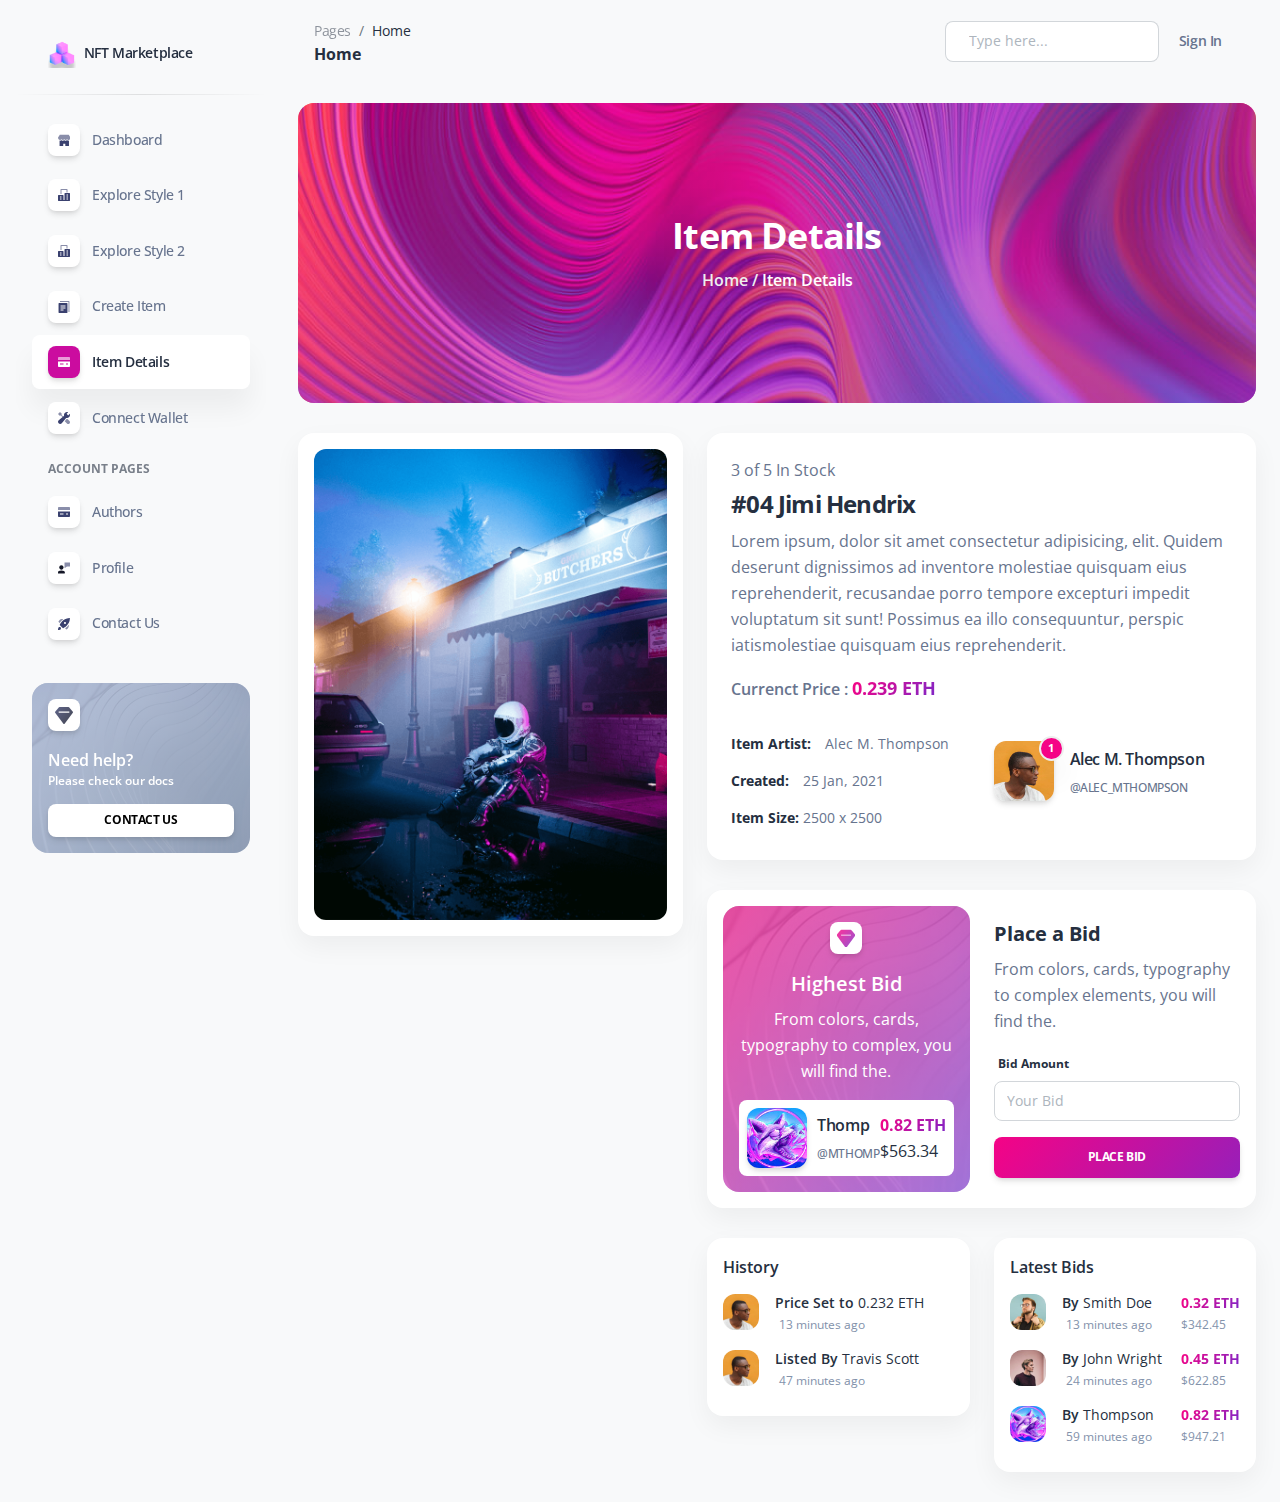
<file: item-details.html>
<!DOCTYPE html>
<html lang="en">

<head>
  <meta charset="utf-8" />
  <meta name="viewport" content="width=device-width, initial-scale=1, shrink-to-fit=no">
  <link rel="apple-touch-icon" sizes="76x76" href="assets/img/apple-icon.png">
  <link rel="icon" type="image/png" href="assets/img/favicon.png">
  <title>
    NFT Marketplace
  </title>
  <!--     Fonts and icons     -->
  <link href="https://fonts.googleapis.com/css?family=Open+Sans:300,400,600,700" rel="stylesheet" />
  <!-- Nucleo Icons -->
  <link href="assets/css/nucleo-icons.css" rel="stylesheet" />
  <link href="assets/css/nucleo-svg.css" rel="stylesheet" />
  <!-- Font Awesome Icons -->
  <script src="assets/js/fontawesome.js"></script>
  <link href="assets/css/nucleo-svg.css" rel="stylesheet" />
  <!-- CSS Files -->
  <link href="assets/css/bootstrap.css" rel="stylesheet" />
  <link href="assets/css/style.css" rel="stylesheet" />
</head>

<body class="g-sidenav-show  bg-gray-100">
  <aside class="sidenav navbar navbar-vertical navbar-expand-xs border-0 border-radius-xl my-3 fixed-left ms-3" id="sidenav-main">
    <div class="sidenav-header">
      <i class="fas fa-times p-3 cursor-pointer text-secondary opacity-5 position-absolute right-0 top-0 d-none d-xl-none" aria-hidden="true" id="iconSidenav"></i>
      <a class="navbar-brand m-0" href="index.html">
        <img src="assets/img/logo-ct.png" class="navbar-brand-img h-100 w-15" alt="...">
        <span class="ms-1 font-weight-bold">NFT Marketplace</span>
      </a>
    </div>
    <hr class="horizontal dark mt-0">
    <div class="collapse navbar-collapse  w-auto" id="sidenav-collapse-main">
      <ul class="navbar-nav">
        <li class="nav-item">
          <a class="nav-link" href="index.html">
            <div class="icon icon-shape icon-sm shadow border-radius-md bg-white text-center me-2 d-flex align-items-center justify-content-center">
              <svg width="12px" height="12px" viewBox="0 0 45 40" version="1.1" xmlns="http://www.w3.org/2000/svg" xmlns:xlink="http://www.w3.org/1999/xlink">
                <title>shop </title>
                <g  stroke="none" stroke-width="1" fill="none" fill-rule="evenodd">
                  <g  transform="translate(-1716.000000, -439.000000)" fill="#FFFFFF" fill-rule="nonzero">
                    <g  transform="translate(1716.000000, 291.000000)">
                      <g id="shop-" transform="translate(0.000000, 148.000000)">
                        <path class="color-background" d="M46.7199583,10.7414583 L40.8449583,0.949791667 C40.4909749,0.360605034 39.8540131,0 39.1666667,0 L7.83333333,0 C7.1459869,0 6.50902508,0.360605034 6.15504167,0.949791667 L0.280041667,10.7414583 C0.0969176761,11.0460037 -1.23209662e-05,11.3946378 -1.23209662e-05,11.75 C-0.00758042603,16.0663731 3.48367543,19.5725301 7.80004167,19.5833333 L7.81570833,19.5833333 C9.75003686,19.5882688 11.6168794,18.8726691 13.0522917,17.5760417 C16.0171492,20.2556967 20.5292675,20.2556967 23.494125,17.5760417 C26.4604562,20.2616016 30.9794188,20.2616016 33.94575,17.5760417 C36.2421905,19.6477597 39.5441143,20.1708521 42.3684437,18.9103691 C45.1927731,17.649886 47.0084685,14.8428276 47.0000295,11.75 C47.0000295,11.3946378 46.9030823,11.0460037 46.7199583,10.7414583 Z"  opacity="0.598981585"></path>
                        <path class="color-background" d="M39.198,22.4912623 C37.3776246,22.4928106 35.5817531,22.0149171 33.951625,21.0951667 L33.92225,21.1107282 C31.1430221,22.6838032 27.9255001,22.9318916 24.9844167,21.7998837 C24.4750389,21.605469 23.9777983,21.3722567 23.4960833,21.1018359 L23.4745417,21.1129513 C20.6961809,22.6871153 17.4786145,22.9344611 14.5386667,21.7998837 C14.029926,21.6054643 13.533337,21.3722507 13.0522917,21.1018359 C11.4250962,22.0190609 9.63246555,22.4947009 7.81570833,22.4912623 C7.16510551,22.4842162 6.51607673,22.4173045 5.875,22.2911849 L5.875,44.7220845 C5.875,45.9498589 6.7517757,46.9451667 7.83333333,46.9451667 L19.5833333,46.9451667 L19.5833333,33.6066734 L27.4166667,33.6066734 L27.4166667,46.9451667 L39.1666667,46.9451667 C40.2482243,46.9451667 41.125,45.9498589 41.125,44.7220845 L41.125,22.2822926 C40.4887822,22.4116582 39.8442868,22.4815492 39.198,22.4912623 Z" ></path>
                      </g>
                    </g>
                  </g>
                </g>
              </svg>
            </div>
            <span class="nav-link-text ms-1">Dashboard</span>
          </a>
        </li>
        <li class="nav-item">
          <a class="nav-link " href="explore.html">
            <div class="icon icon-shape icon-sm shadow border-radius-md bg-white text-center me-2 d-flex align-items-center justify-content-center">
              <svg width="12px" height="12px" viewBox="0 0 42 42" version="1.1" xmlns="http://www.w3.org/2000/svg" xmlns:xlink="http://www.w3.org/1999/xlink">
                <title>office</title>
                <g  stroke="none" stroke-width="1" fill="none" fill-rule="evenodd">
                  <g  transform="translate(-1869.000000, -293.000000)" fill="#FFFFFF" fill-rule="nonzero">
                    <g  transform="translate(1716.000000, 291.000000)">
                      <g  transform="translate(153.000000, 2.000000)">
                        <path class="color-background" d="M12.25,17.5 L8.75,17.5 L8.75,1.75 C8.75,0.78225 9.53225,0 10.5,0 L31.5,0 C32.46775,0 33.25,0.78225 33.25,1.75 L33.25,12.25 L29.75,12.25 L29.75,3.5 L12.25,3.5 L12.25,17.5 Z"  opacity="0.6"></path>
                        <path class="color-background" d="M40.25,14 L24.5,14 C23.53225,14 22.75,14.78225 22.75,15.75 L22.75,38.5 L19.25,38.5 L19.25,22.75 C19.25,21.78225 18.46775,21 17.5,21 L1.75,21 C0.78225,21 0,21.78225 0,22.75 L0,40.25 C0,41.21775 0.78225,42 1.75,42 L40.25,42 C41.21775,42 42,41.21775 42,40.25 L42,15.75 C42,14.78225 41.21775,14 40.25,14 Z M12.25,36.75 L7,36.75 L7,33.25 L12.25,33.25 L12.25,36.75 Z M12.25,29.75 L7,29.75 L7,26.25 L12.25,26.25 L12.25,29.75 Z M35,36.75 L29.75,36.75 L29.75,33.25 L35,33.25 L35,36.75 Z M35,29.75 L29.75,29.75 L29.75,26.25 L35,26.25 L35,29.75 Z M35,22.75 L29.75,22.75 L29.75,19.25 L35,19.25 L35,22.75 Z" ></path>
                      </g>
                    </g>
                  </g>
                </g>
              </svg>
            </div>
            <span class="nav-link-text ms-1">Explore Style 1</span>
          </a>
        </li>
        <li class="nav-item">
          <a class="nav-link " href="explore-2.html">
            <div class="icon icon-shape icon-sm shadow border-radius-md bg-white text-center me-2 d-flex align-items-center justify-content-center">
              <svg width="12px" height="12px" viewBox="0 0 42 42" version="1.1" xmlns="http://www.w3.org/2000/svg" xmlns:xlink="http://www.w3.org/1999/xlink">
                <title>office</title>
                <g  stroke="none" stroke-width="1" fill="none" fill-rule="evenodd">
                  <g  transform="translate(-1869.000000, -293.000000)" fill="#FFFFFF" fill-rule="nonzero">
                    <g  transform="translate(1716.000000, 291.000000)">
                      <g  transform="translate(153.000000, 2.000000)">
                        <path class="color-background" d="M12.25,17.5 L8.75,17.5 L8.75,1.75 C8.75,0.78225 9.53225,0 10.5,0 L31.5,0 C32.46775,0 33.25,0.78225 33.25,1.75 L33.25,12.25 L29.75,12.25 L29.75,3.5 L12.25,3.5 L12.25,17.5 Z"  opacity="0.6"></path>
                        <path class="color-background" d="M40.25,14 L24.5,14 C23.53225,14 22.75,14.78225 22.75,15.75 L22.75,38.5 L19.25,38.5 L19.25,22.75 C19.25,21.78225 18.46775,21 17.5,21 L1.75,21 C0.78225,21 0,21.78225 0,22.75 L0,40.25 C0,41.21775 0.78225,42 1.75,42 L40.25,42 C41.21775,42 42,41.21775 42,40.25 L42,15.75 C42,14.78225 41.21775,14 40.25,14 Z M12.25,36.75 L7,36.75 L7,33.25 L12.25,33.25 L12.25,36.75 Z M12.25,29.75 L7,29.75 L7,26.25 L12.25,26.25 L12.25,29.75 Z M35,36.75 L29.75,36.75 L29.75,33.25 L35,33.25 L35,36.75 Z M35,29.75 L29.75,29.75 L29.75,26.25 L35,26.25 L35,29.75 Z M35,22.75 L29.75,22.75 L29.75,19.25 L35,19.25 L35,22.75 Z" ></path>
                      </g>
                    </g>
                  </g>
                </g>
              </svg>
            </div>
            <span class="nav-link-text ms-1">Explore Style 2</span>
          </a>
        </li>
        <li class="nav-item">
          <a class="nav-link  " href="create-item.html">
            <div class="icon icon-shape icon-sm shadow border-radius-md bg-white text-center me-2 d-flex align-items-center justify-content-center">
              <svg width="12px" height="12px" viewBox="0 0 40 44" version="1.1" xmlns="http://www.w3.org/2000/svg" xmlns:xlink="http://www.w3.org/1999/xlink">
                <title>document</title>
                <g  stroke="none" stroke-width="1" fill="none" fill-rule="evenodd">
                  <g  transform="translate(-1870.000000, -591.000000)" fill="#FFFFFF" fill-rule="nonzero">
                    <g  transform="translate(1716.000000, 291.000000)">
                      <g  transform="translate(154.000000, 300.000000)">
                        <path class="color-background" d="M40,40 L36.3636364,40 L36.3636364,3.63636364 L5.45454545,3.63636364 L5.45454545,0 L38.1818182,0 C39.1854545,0 40,0.814545455 40,1.81818182 L40,40 Z"  opacity="0.603585379"></path>
                        <path class="color-background" d="M30.9090909,7.27272727 L1.81818182,7.27272727 C0.814545455,7.27272727 0,8.08727273 0,9.09090909 L0,41.8181818 C0,42.8218182 0.814545455,43.6363636 1.81818182,43.6363636 L30.9090909,43.6363636 C31.9127273,43.6363636 32.7272727,42.8218182 32.7272727,41.8181818 L32.7272727,9.09090909 C32.7272727,8.08727273 31.9127273,7.27272727 30.9090909,7.27272727 Z M18.1818182,34.5454545 L7.27272727,34.5454545 L7.27272727,30.9090909 L18.1818182,30.9090909 L18.1818182,34.5454545 Z M25.4545455,27.2727273 L7.27272727,27.2727273 L7.27272727,23.6363636 L25.4545455,23.6363636 L25.4545455,27.2727273 Z M25.4545455,20 L7.27272727,20 L7.27272727,16.3636364 L25.4545455,16.3636364 L25.4545455,20 Z" ></path>
                      </g>
                    </g>
                  </g>
                </g>
              </svg>
            </div>
            <span class="nav-link-text ms-1">Create Item</span>
          </a>
        </li>
        <li class="nav-item">
          <a class="nav-link  active" href="item-details.html">
            <div class="icon icon-shape icon-sm shadow border-radius-md bg-white text-center me-2 d-flex align-items-center justify-content-center">
              <svg width="12px" height="12px" viewBox="0 0 43 36" version="1.1" xmlns="http://www.w3.org/2000/svg" xmlns:xlink="http://www.w3.org/1999/xlink">
                <title>credit-card</title>
                <g  stroke="none" stroke-width="1" fill="none" fill-rule="evenodd">
                  <g  transform="translate(-2169.000000, -745.000000)" fill="#FFFFFF" fill-rule="nonzero">
                    <g  transform="translate(1716.000000, 291.000000)">
                      <g  transform="translate(453.000000, 454.000000)">
                        <path class="color-background" d="M43,10.7482083 L43,3.58333333 C43,1.60354167 41.3964583,0 39.4166667,0 L3.58333333,0 C1.60354167,0 0,1.60354167 0,3.58333333 L0,10.7482083 L43,10.7482083 Z"  opacity="0.593633743"></path>
                        <path class="color-background" d="M0,16.125 L0,32.25 C0,34.2297917 1.60354167,35.8333333 3.58333333,35.8333333 L39.4166667,35.8333333 C41.3964583,35.8333333 43,34.2297917 43,32.25 L43,16.125 L0,16.125 Z M19.7083333,26.875 L7.16666667,26.875 L7.16666667,23.2916667 L19.7083333,23.2916667 L19.7083333,26.875 Z M35.8333333,26.875 L28.6666667,26.875 L28.6666667,23.2916667 L35.8333333,23.2916667 L35.8333333,26.875 Z" ></path>
                      </g>
                    </g>
                  </g>
                </g>
              </svg>
            </div>
            <span class="nav-link-text ms-1">Item Details</span>
          </a>
        </li>
        <li class="nav-item">
          <a class="nav-link  " href="connect-wallet.html">
            <div class="icon icon-shape icon-sm shadow border-radius-md bg-white text-center me-2 d-flex align-items-center justify-content-center">
              <svg width="12px" height="12px" viewBox="0 0 40 40" version="1.1" xmlns="http://www.w3.org/2000/svg" xmlns:xlink="http://www.w3.org/1999/xlink">
                <title>settings</title>
                <g  stroke="none" stroke-width="1" fill="none" fill-rule="evenodd">
                  <g  transform="translate(-2020.000000, -442.000000)" fill="#FFFFFF" fill-rule="nonzero">
                    <g  transform="translate(1716.000000, 291.000000)">
                      <g id="settings" transform="translate(304.000000, 151.000000)">
                        <polygon class="color-background"  opacity="0.596981957" points="18.0883333 15.7316667 11.1783333 8.82166667 13.3333333 6.66666667 6.66666667 0 0 6.66666667 6.66666667 13.3333333 8.82166667 11.1783333 15.315 17.6716667"></polygon>
                        <path class="color-background" d="M31.5666667,23.2333333 C31.0516667,23.2933333 30.53,23.3333333 30,23.3333333 C29.4916667,23.3333333 28.9866667,23.3033333 28.48,23.245 L22.4116667,30.7433333 L29.9416667,38.2733333 C32.2433333,40.575 35.9733333,40.575 38.275,38.2733333 L38.275,38.2733333 C40.5766667,35.9716667 40.5766667,32.2416667 38.275,29.94 L31.5666667,23.2333333 Z"  opacity="0.596981957"></path>
                        <path class="color-background" d="M33.785,11.285 L28.715,6.215 L34.0616667,0.868333333 C32.82,0.315 31.4483333,0 30,0 C24.4766667,0 20,4.47666667 20,10 C20,10.99 20.1483333,11.9433333 20.4166667,12.8466667 L2.435,27.3966667 C0.95,28.7083333 0.0633333333,30.595 0.00333333333,32.5733333 C-0.0583333333,34.5533333 0.71,36.4916667 2.11,37.89 C3.47,39.2516667 5.27833333,40 7.20166667,40 C9.26666667,40 11.2366667,39.1133333 12.6033333,37.565 L27.1533333,19.5833333 C28.0566667,19.8516667 29.01,20 30,20 C35.5233333,20 40,15.5233333 40,10 C40,8.55166667 39.685,7.18 39.1316667,5.93666667 L33.785,11.285 Z" ></path>
                      </g>
                    </g>
                  </g>
                </g>
              </svg>
            </div>
            <span class="nav-link-text ms-1">Connect Wallet</span>
          </a>
        </li>
        <li class="nav-item mt-3">
          <h6 class="ps-4 ms-2 text-uppercase text-xs font-weight-bolder opacity-6">Account pages</h6>
        </li>
        <li class="nav-item">
          <a class="nav-link " href="authors.html">
            <div class="icon icon-shape icon-sm shadow border-radius-md bg-white text-center me-2 d-flex align-items-center justify-content-center">
              <svg width="12px" height="12px" viewBox="0 0 43 36" version="1.1" xmlns="http://www.w3.org/2000/svg" xmlns:xlink="http://www.w3.org/1999/xlink">
                <title>credit-card</title>
                <g  stroke="none" stroke-width="1" fill="none" fill-rule="evenodd">
                  <g  transform="translate(-2169.000000, -745.000000)" fill="#FFFFFF" fill-rule="nonzero">
                    <g  transform="translate(1716.000000, 291.000000)">
                      <g  transform="translate(453.000000, 454.000000)">
                        <path class="color-background" d="M43,10.7482083 L43,3.58333333 C43,1.60354167 41.3964583,0 39.4166667,0 L3.58333333,0 C1.60354167,0 0,1.60354167 0,3.58333333 L0,10.7482083 L43,10.7482083 Z"  opacity="0.593633743"></path>
                        <path class="color-background" d="M0,16.125 L0,32.25 C0,34.2297917 1.60354167,35.8333333 3.58333333,35.8333333 L39.4166667,35.8333333 C41.3964583,35.8333333 43,34.2297917 43,32.25 L43,16.125 L0,16.125 Z M19.7083333,26.875 L7.16666667,26.875 L7.16666667,23.2916667 L19.7083333,23.2916667 L19.7083333,26.875 Z M35.8333333,26.875 L28.6666667,26.875 L28.6666667,23.2916667 L35.8333333,23.2916667 L35.8333333,26.875 Z" ></path>
                      </g>
                    </g>
                  </g>
                </g>
              </svg>
            </div>
            <span class="nav-link-text ms-1">Authors</span>
          </a>
        </li>
        <li class="nav-item">
          <a class="nav-link  " href="profile.html">
            <div class="icon icon-shape icon-sm shadow border-radius-md bg-white text-center me-2 d-flex align-items-center justify-content-center">
              <svg width="12px" height="12px" viewBox="0 0 46 42" version="1.1" xmlns="http://www.w3.org/2000/svg" xmlns:xlink="http://www.w3.org/1999/xlink">
                <title>customer-support</title>
                <g  stroke="none" stroke-width="1" fill="none" fill-rule="evenodd">
                  <g  transform="translate(-1717.000000, -291.000000)" fill="#FFFFFF" fill-rule="nonzero">
                    <g  transform="translate(1716.000000, 291.000000)">
                      <g id="customer-support" transform="translate(1.000000, 0.000000)">
                        <path class="color-background" d="M45,0 L26,0 C25.447,0 25,0.447 25,1 L25,20 C25,20.379 25.214,20.725 25.553,20.895 C25.694,20.965 25.848,21 26,21 C26.212,21 26.424,20.933 26.6,20.8 L34.333,15 L45,15 C45.553,15 46,14.553 46,14 L46,1 C46,0.447 45.553,0 45,0 Z"  opacity="0.59858631"></path>
                        <path class="color-foreground" d="M22.883,32.86 C20.761,32.012 17.324,31 13,31 C8.676,31 5.239,32.012 3.116,32.86 C1.224,33.619 0,35.438 0,37.494 L0,41 C0,41.553 0.447,42 1,42 L25,42 C25.553,42 26,41.553 26,41 L26,37.494 C26,35.438 24.776,33.619 22.883,32.86 Z" ></path>
                        <path class="color-foreground" d="M13,28 C17.432,28 21,22.529 21,18 C21,13.589 17.411,10 13,10 C8.589,10 5,13.589 5,18 C5,22.529 8.568,28 13,28 Z" ></path>
                      </g>
                    </g>
                  </g>
                </g>
              </svg>
            </div>
            <span class="nav-link-text ms-1">Profile</span>
          </a>
        </li>
        <li class="nav-item">
          <a class="nav-link  " href="contact.html">
            <div class="icon icon-shape icon-sm shadow border-radius-md bg-white text-center me-2 d-flex align-items-center justify-content-center">
              <svg width="12px" height="20px" viewBox="0 0 40 40" version="1.1" xmlns="http://www.w3.org/2000/svg" xmlns:xlink="http://www.w3.org/1999/xlink">
                <title>spaceship</title>
                <g  stroke="none" stroke-width="1" fill="none" fill-rule="evenodd">
                  <g  transform="translate(-1720.000000, -592.000000)" fill="#FFFFFF" fill-rule="nonzero">
                    <g  transform="translate(1716.000000, 291.000000)">
                      <g  transform="translate(4.000000, 301.000000)">
                        <path class="color-background" d="M39.3,0.706666667 C38.9660984,0.370464027 38.5048767,0.192278529 38.0316667,0.216666667 C14.6516667,1.43666667 6.015,22.2633333 5.93166667,22.4733333 C5.68236407,23.0926189 5.82664679,23.8009159 6.29833333,24.2733333 L15.7266667,33.7016667 C16.2013871,34.1756798 16.9140329,34.3188658 17.535,34.065 C17.7433333,33.98 38.4583333,25.2466667 39.7816667,1.97666667 C39.8087196,1.50414529 39.6335979,1.04240574 39.3,0.706666667 Z M25.69,19.0233333 C24.7367525,19.9768687 23.3029475,20.2622391 22.0572426,19.7463614 C20.8115377,19.2304837 19.9992882,18.0149658 19.9992882,16.6666667 C19.9992882,15.3183676 20.8115377,14.1028496 22.0572426,13.5869719 C23.3029475,13.0710943 24.7367525,13.3564646 25.69,14.31 C26.9912731,15.6116662 26.9912731,17.7216672 25.69,19.0233333 L25.69,19.0233333 Z" ></path>
                        <path class="color-background" d="M1.855,31.4066667 C3.05106558,30.2024182 4.79973884,29.7296005 6.43969145,30.1670277 C8.07964407,30.6044549 9.36054508,31.8853559 9.7979723,33.5253085 C10.2353995,35.1652612 9.76258177,36.9139344 8.55833333,38.11 C6.70666667,39.9616667 0,40 0,40 C0,40 0,33.2566667 1.855,31.4066667 Z" ></path>
                        <path class="color-background" d="M17.2616667,3.90166667 C12.4943643,3.07192755 7.62174065,4.61673894 4.20333333,8.04166667 C3.31200265,8.94126033 2.53706177,9.94913142 1.89666667,11.0416667 C1.5109569,11.6966059 1.61721591,12.5295394 2.155,13.0666667 L5.47,16.3833333 C8.55036617,11.4946947 12.5559074,7.25476565 17.2616667,3.90166667 L17.2616667,3.90166667 Z"  opacity="0.598539807"></path>
                        <path class="color-background" d="M36.0983333,22.7383333 C36.9280725,27.5056357 35.3832611,32.3782594 31.9583333,35.7966667 C31.0587397,36.6879974 30.0508686,37.4629382 28.9583333,38.1033333 C28.3033941,38.4890431 27.4704606,38.3827841 26.9333333,37.845 L23.6166667,34.53 C28.5053053,31.4496338 32.7452344,27.4440926 36.0983333,22.7383333 L36.0983333,22.7383333 Z"  opacity="0.598539807"></path>
                      </g>
                    </g>
                  </g>
                </g>
              </svg>
            </div>
            <span class="nav-link-text ms-1">Contact Us</span>
          </a>
        </li>
        <li class="nav-item">
          <a class="nav-link  " href="sign-in.html">
            <div class="icon icon-shape icon-sm shadow border-radius-md bg-white text-center me-2 d-flex align-items-center justify-content-center">
              <svg width="12px" height="12px" viewBox="0 0 40 44" version="1.1" xmlns="http://www.w3.org/2000/svg" xmlns:xlink="http://www.w3.org/1999/xlink">
                <title>document</title>
                <g  stroke="none" stroke-width="1" fill="none" fill-rule="evenodd">
                  <g  transform="translate(-1870.000000, -591.000000)" fill="#FFFFFF" fill-rule="nonzero">
                    <g  transform="translate(1716.000000, 291.000000)">
                      <g  transform="translate(154.000000, 300.000000)">
                        <path class="color-background" d="M40,40 L36.3636364,40 L36.3636364,3.63636364 L5.45454545,3.63636364 L5.45454545,0 L38.1818182,0 C39.1854545,0 40,0.814545455 40,1.81818182 L40,40 Z"  opacity="0.603585379"></path>
                        <path class="color-background" d="M30.9090909,7.27272727 L1.81818182,7.27272727 C0.814545455,7.27272727 0,8.08727273 0,9.09090909 L0,41.8181818 C0,42.8218182 0.814545455,43.6363636 1.81818182,43.6363636 L30.9090909,43.6363636 C31.9127273,43.6363636 32.7272727,42.8218182 32.7272727,41.8181818 L32.7272727,9.09090909 C32.7272727,8.08727273 31.9127273,7.27272727 30.9090909,7.27272727 Z M18.1818182,34.5454545 L7.27272727,34.5454545 L7.27272727,30.9090909 L18.1818182,30.9090909 L18.1818182,34.5454545 Z M25.4545455,27.2727273 L7.27272727,27.2727273 L7.27272727,23.6363636 L25.4545455,23.6363636 L25.4545455,27.2727273 Z M25.4545455,20 L7.27272727,20 L7.27272727,16.3636364 L25.4545455,16.3636364 L25.4545455,20 Z" ></path>
                      </g>
                    </g>
                  </g>
                </g>
              </svg>
            </div>
            <span class="nav-link-text ms-1">Sign In</span>
          </a>
        </li>
        <li class="nav-item">
          <a class="nav-link  " href="sign-up.html">
            <div class="icon icon-shape icon-sm shadow border-radius-md bg-white text-center me-2 d-flex align-items-center justify-content-center">
              <svg width="12px" height="20px" viewBox="0 0 40 40" version="1.1" xmlns="http://www.w3.org/2000/svg" xmlns:xlink="http://www.w3.org/1999/xlink">
                <title>spaceship</title>
                <g  stroke="none" stroke-width="1" fill="none" fill-rule="evenodd">
                  <g  transform="translate(-1720.000000, -592.000000)" fill="#FFFFFF" fill-rule="nonzero">
                    <g  transform="translate(1716.000000, 291.000000)">
                      <g  transform="translate(4.000000, 301.000000)">
                        <path class="color-background" d="M39.3,0.706666667 C38.9660984,0.370464027 38.5048767,0.192278529 38.0316667,0.216666667 C14.6516667,1.43666667 6.015,22.2633333 5.93166667,22.4733333 C5.68236407,23.0926189 5.82664679,23.8009159 6.29833333,24.2733333 L15.7266667,33.7016667 C16.2013871,34.1756798 16.9140329,34.3188658 17.535,34.065 C17.7433333,33.98 38.4583333,25.2466667 39.7816667,1.97666667 C39.8087196,1.50414529 39.6335979,1.04240574 39.3,0.706666667 Z M25.69,19.0233333 C24.7367525,19.9768687 23.3029475,20.2622391 22.0572426,19.7463614 C20.8115377,19.2304837 19.9992882,18.0149658 19.9992882,16.6666667 C19.9992882,15.3183676 20.8115377,14.1028496 22.0572426,13.5869719 C23.3029475,13.0710943 24.7367525,13.3564646 25.69,14.31 C26.9912731,15.6116662 26.9912731,17.7216672 25.69,19.0233333 L25.69,19.0233333 Z" ></path>
                        <path class="color-background" d="M1.855,31.4066667 C3.05106558,30.2024182 4.79973884,29.7296005 6.43969145,30.1670277 C8.07964407,30.6044549 9.36054508,31.8853559 9.7979723,33.5253085 C10.2353995,35.1652612 9.76258177,36.9139344 8.55833333,38.11 C6.70666667,39.9616667 0,40 0,40 C0,40 0,33.2566667 1.855,31.4066667 Z" ></path>
                        <path class="color-background" d="M17.2616667,3.90166667 C12.4943643,3.07192755 7.62174065,4.61673894 4.20333333,8.04166667 C3.31200265,8.94126033 2.53706177,9.94913142 1.89666667,11.0416667 C1.5109569,11.6966059 1.61721591,12.5295394 2.155,13.0666667 L5.47,16.3833333 C8.55036617,11.4946947 12.5559074,7.25476565 17.2616667,3.90166667 L17.2616667,3.90166667 Z"  opacity="0.598539807"></path>
                        <path class="color-background" d="M36.0983333,22.7383333 C36.9280725,27.5056357 35.3832611,32.3782594 31.9583333,35.7966667 C31.0587397,36.6879974 30.0508686,37.4629382 28.9583333,38.1033333 C28.3033941,38.4890431 27.4704606,38.3827841 26.9333333,37.845 L23.6166667,34.53 C28.5053053,31.4496338 32.7452344,27.4440926 36.0983333,22.7383333 L36.0983333,22.7383333 Z"  opacity="0.598539807"></path>
                      </g>
                    </g>
                  </g>
                </g>
              </svg>
            </div>
            <span class="nav-link-text ms-1">Sign Up</span>
          </a>
        </li>
      </ul>
    </div>
    <div class="sidenav-footer mx-3 mt-3 pt-3">
      <div class="card card-background shadow-none card-background-mask-secondary" id="sidenavCard">
        <div class="full-background" style="background-image: url('assets/img/curved-images/white-curved.jpeg')"></div>
        <div class="card-body text-left p-3 w-100">
          <div class="icon icon-shape icon-sm bg-white shadow text-center mb-3 d-flex align-items-center justify-content-center border-radius-md">
            <i class="ni ni-diamond text-dark text-gradient text-lg top-0" aria-hidden="true" ></i>
          </div>
          <h6 class="text-white up mb-0">Need help?</h6>
          <p class="text-xs font-weight-bold">Please check our docs</p>
          <a href="contact.html" class="btn btn-white btn-sm w-100 mb-0">Contact Us</a>
        </div>
      </div>
    </div>
  </aside>

  <main class="main-content mt-1 border-radius-lg">
    <!-- Navbar -->
    <nav class="navbar navbar-main navbar-expand-lg px-0 mx-4 shadow-none border-radius-xl" id="navbarBlur" >
      <div class="container-fluid py-1 px-3">
        <nav aria-label="breadcrumb">
          <ol class="breadcrumb bg-transparent mb-0 pb-0 pt-1 px-0 me-sm-6 me-5">
            <li class="breadcrumb-item text-sm"><a class="opacity-5 text-dark" href="javascript:;">Pages</a></li>
            <li class="breadcrumb-item text-sm text-dark active" aria-current="page">Home</li>
          </ol>
          <h6 class="font-weight-bolder mb-0">Home</h6>
        </nav>
        <div class="collapse navbar-collapse mt-sm-0 mt-2 me-md-0 me-sm-4" id="navbar">
          <div class="ms-md-auto pe-md-3 d-flex align-items-center">
            <div class="input-group">
              <span class="input-group-text text-body"><i class="fas fa-search" aria-hidden="true"></i></span>
              <input type="text" class="form-control" placeholder="Type here...">
            </div>
          </div>
          <ul class="navbar-nav  justify-content-end">
            <li class="nav-item d-flex align-items-center">
              <a href="sign-in.html" class="nav-link text-body font-weight-bold px-0">
                <i class="fa fa-user me-sm-1"></i>
                <span class="d-sm-inline d-none mr-10">Sign In</span>
              </a>
            </li>
            <li class="nav-item d-xl-none px-3 d-flex align-items-center">
              <a href="javascript:;" class="nav-link text-body p-0" id="iconNavbarSidenav">
                <div class="sidenav-toggler-inner">
                  <i class="sidenav-toggler-line"></i>
                  <i class="sidenav-toggler-line"></i>
                  <i class="sidenav-toggler-line"></i>
                </div>
              </a>
            </li>
            
            <li class="nav-item dropdown pe-2 d-flex align-items-center">
              <a href="javascript:;" class="nav-link text-body p-0" id="dropdownMenuButton" data-bs-toggle="dropdown" aria-expanded="false">
                <i class="fa fa-bell cursor-pointer"></i>
              </a>
              <ul class="dropdown-menu dropdown-menu-end px-2 py-3 me-sm-n4" aria-labelledby="dropdownMenuButton">
                <li class="mb-2">
                  <a class="dropdown-item border-radius-md" href="javascript:;">
                    <div class="d-flex py-1">
                      <div class="my-auto">
                        <img src="assets/img/team-2.jpg" alt="img" class="avatar avatar-sm  me-3 ">
                      </div>
                      <div class="d-flex flex-column justify-content-center">
                        <h6 class="text-sm font-weight-normal mb-1">
                          <span class="font-weight-bold">New message</span> from Laur
                        </h6>
                        <p class="text-xs text-secondary mb-0">
                          <i class="fa fa-clock me-1"></i>
                          13 minutes ago
                        </p>
                      </div>
                    </div>
                  </a>
                </li>
                <li class="mb-2">
                  <a class="dropdown-item border-radius-md" href="javascript:;">
                    <div class="d-flex py-1">
                      <div class="my-auto">
                        <img src="assets/img/small-logos/logo-spotify.svg" alt="img" class="avatar avatar-sm bg-gradient-dark  me-3 ">
                      </div>
                      <div class="d-flex flex-column justify-content-center">
                        <h6 class="text-sm font-weight-normal mb-1">
                          <span class="font-weight-bold">New album</span> by Travis Scott
                        </h6>
                        <p class="text-xs text-secondary mb-0">
                          <i class="fa fa-clock me-1"></i>
                          1 day
                        </p>
                      </div>
                    </div>
                  </a>
                </li>
                <li>
                  <a class="dropdown-item border-radius-md" href="javascript:;">
                    <div class="d-flex py-1">
                      <div class="avatar avatar-sm bg-gradient-secondary  me-3  my-auto">
                        <svg width="12px" height="12px" viewBox="0 0 43 36" version="1.1" xmlns="http://www.w3.org/2000/svg" xmlns:xlink="http://www.w3.org/1999/xlink">
                          <title>credit-card</title>
                          <g  stroke="none" stroke-width="1" fill="none" fill-rule="evenodd">
                            <g  transform="translate(-2169.000000, -745.000000)" fill="#FFFFFF" fill-rule="nonzero">
                              <g  transform="translate(1716.000000, 291.000000)">
                                <g  transform="translate(453.000000, 454.000000)">
                                  <path class="color-background" d="M43,10.7482083 L43,3.58333333 C43,1.60354167 41.3964583,0 39.4166667,0 L3.58333333,0 C1.60354167,0 0,1.60354167 0,3.58333333 L0,10.7482083 L43,10.7482083 Z"  opacity="0.593633743"></path>
                                  <path class="color-background" d="M0,16.125 L0,32.25 C0,34.2297917 1.60354167,35.8333333 3.58333333,35.8333333 L39.4166667,35.8333333 C41.3964583,35.8333333 43,34.2297917 43,32.25 L43,16.125 L0,16.125 Z M19.7083333,26.875 L7.16666667,26.875 L7.16666667,23.2916667 L19.7083333,23.2916667 L19.7083333,26.875 Z M35.8333333,26.875 L28.6666667,26.875 L28.6666667,23.2916667 L35.8333333,23.2916667 L35.8333333,26.875 Z" ></path>
                                </g>
                              </g>
                            </g>
                          </g>
                        </svg>
                      </div>
                      <div class="d-flex flex-column justify-content-center">
                        <h6 class="text-sm font-weight-normal mb-1">
                          Payment successfully completed
                        </h6>
                        <p class="text-xs text-secondary mb-0">
                          <i class="fa fa-clock me-1"></i>
                          2 days
                        </p>
                      </div>
                    </div>
                  </a>
                </li>
              </ul>
            </li>
          </ul>
        </div>
      </div>
    </nav>
    <!-- End Navbar -->

    <div class="container-fluid">
      <div class="page-header breadcrumb-header min-height-300 border-radius-xl mt-4 mb-30" style="background-image: url('assets/img/curved-images/curved6.jpg'); background-size: cover;">
        <span class="mask bg-gradient-primary opacity-6"></span>
        <div class="con-wrapper">
          <h2>Item Details</h2>
          <p>Home / <span>Item Details</span></p>
        </div>
      </div>
      
    </div>

    <div class="container-fluid">
      <div class="row">
        <div class="col-lg-5 me-auto mt-lg-0">
          <div class="card">
            <div class="card-body p-3">
              <img src="assets/img/art/item-details.png" class="w-100 border-radius-lg" alt="">
            </div>
          </div>
        </div>
        <div class="col-lg-7">
          
          <div class="col-12 mb-30 mt-s">
            <div class="card">
              <div class="card-body">
                <div class="row">
                  
                  <div class="col-lg-12">
                    <div class="d-flex flex-column h-100">
                      <p class="mb-1">3 of 5 In Stock</p>
                      <h4 class="font-weight-bolder">#04 Jimi Hendrix</h4>
                      <p>Lorem ipsum, dolor sit amet consectetur adipisicing, elit. Quidem deserunt dignissimos ad inventore molestiae quisquam eius reprehenderit, recusandae porro tempore excepturi impedit voluptatum sit sunt! Possimus ea illo consequuntur, perspic iatismolestiae quisquam eius reprehenderit.</p>
                      <p class="text-bold mb-30">Currenct Price : <span class="gradient-text text-lg">0.239 ETH</span></p>
                      <div class="row">
                        <div class="col-md-6">
                          <ul class="list-group">
                            <li class="list-group-item border-0 ps-0 pt-0 text-sm"><strong class="text-dark mr-10">Item Artist: </strong>Alec M. Thompson</li>
                            <li class="list-group-item border-0 ps-0 text-sm"><strong class="text-dark mr-10">Created:</strong> 25 Jan, 2021</li>
                            <li class="list-group-item border-0 ps-0 text-sm"><strong class="text-dark">Item Size:</strong> 2500 x 2500</li>
                          </ul>
                        </div>
                        <div class="col-md-6">
                          <ul class="list-group">
                            <li class="list-group-item border-0 d-flex align-items-center px-0">
                              <a href="profile.html" class="avatar v2 me-3">
                                <span class="author-num">1</span>
                                <img src="assets/img/team-2.jpg" alt="kal" class="border-radius-lg shadow">
                              </a>
                              <div class="d-flex align-items-start flex-column justify-content-center">
                                <a href="profile.html"><h6 class="author-name">Alec M. Thompson</h6></a>
                                <a class="btn btn-link autho-link" href="profile.html">@Alec_Mthompson</a>
                              </div>
                            </li>
                          </ul>
                        </div>
                      </div>
                      
                    </div>
                  </div>
                </div>
              </div>
            </div>
          </div>
          <div class="col-12 mb-30">
            <div class="card">
              <div class="card-body p-3">
                <div class="row align-items-center">
                  <div class="col-lg-6 mt-lg-0">
                    <div class="card card-background shadow-none card-background-mask-primary">
                      <div class="full-background" style="background-image: url('assets/img/curved-images/white-curved.jpeg')"></div>
                      <div class="card-body text-center p-3 w-100">
                        <div class="icon icon-shape icon-sm bg-white shadow mx-auto mb-3 d-flex align-items-center justify-content-center border-radius-md">
                          <i class="ni ni-diamond gradient-text text-lg top-0" aria-hidden="true" ></i>
                        </div>
                        <h5 class="text-white up mb-10p">Highest Bid</h5>
                        <p>From colors, cards, typography to complex, you will find the.</p>
                        <ul class="list-group mt-15p">
                            <li class="list-group-item border-0 d-flex align-items-center px-2">
                              <a href="profile.html" class="avatar v2 mr-10">
                                <img src="assets/img/kal-visuals-square.jpg" alt="kal" width="40" class="border-radius-lg shadow">
                              </a>
                              <div class="d-flex align-items-start flex-column justify-content-center">
                                <a href="profile.html"><h6 class="author-name">Thomp</h6></a>
                                <a class="btn btn-link autho-link" href="profile.html">@Mthomp</a>
                              </div>
                              <div class="d-flex align-items-start ms-auto flex-column justify-content-center">
                                <h6 class="author-name gradient-text mb-0">0.82 ETH</h6>
                                <p class="mb-0 text-dark">$563.34</p>
                              </div>
                            </li>
                          </ul>
                      </div>
                    </div>
                  </div>
                  <div class="col-lg-6 mt-s">
                    <div class="d-flex flex-column h-100">
                      <h5 class="font-weight-bolder">Place a Bid</h5>
                      <p>From colors, cards, typography to complex elements, you will find the.</p>
                      <form action="post">
                        <label>Bid Amount</label>
                        <div class="mb-3">
                          <input type="text" class="form-control" placeholder="Your Bid">
                        </div>
                        
                        <div class="text-center">
                          <a href="connect-wallet.html" class="btn bg-gradient-primary w-100 mb-0">Place Bid</a>
                        </div>
                      </form>
                    </div>
                  </div>
                </div>
              </div>
            </div>
          </div>
          <div class="row">
            <div class="col-lg-6">
              <div class="card mb-30">
                <div class="card-body p-3">
                  <h6 class="mb-0">History</h6>
                  <ul class="dropdown-menu relative dropdown-menu-end show">
                    <li class="mb-2">
                      <div class="dropdown-item border-radius-md">
                        <div class="d-flex py-1">
                          <div class="my-auto">
                            <img src="assets/img/team-2.jpg" alt="img" class="avatar avatar-sm  me-3 ">
                          </div>
                          <div class="d-flex flex-column justify-content-center">
                            <h6 class="text-sm font-weight-normal mb-1">
                              <span class="font-weight-bold">Price Set to</span> 0.232 ETH
                            </h6>
                            <p class="text-xs text-secondary mb-0">
                              <i class="fa fa-clock me-1" aria-hidden="true"></i>
                              13 minutes ago
                            </p>
                          </div>
                        </div>
                      </div>
                    </li>
                    <li>
                      <div class="dropdown-item border-radius-md">
                        <div class="d-flex py-1">
                          <div class="my-auto">
                            <img src="assets/img/team-2.jpg" alt="" class="avatar avatar-sm bg-gradient-dark  me-3 ">
                          </div>
                          <div class="d-flex flex-column justify-content-center">
                            <h6 class="text-sm font-weight-normal mb-1">
                              <span class="font-weight-bold">Listed By</span> Travis Scott
                            </h6>
                            <p class="text-xs text-secondary mb-0">
                              <i class="fa fa-clock me-1" aria-hidden="true"></i>
                              47 minutes ago
                            </p>
                          </div>
                        </div>
                      </div>
                    </li>
                  </ul>
                </div>
              </div>
            </div>
            <div class="col-lg-6">
              <div class="card mb-30">
                <div class="card-body p-3">
                  <h6 class="mb-0">Latest Bids</h6>
                  <ul class="dropdown-menu relative dropdown-menu-end show">
                    <li class="mb-2">
                      <div class="dropdown-item border-radius-md">
                        <div class="d-flex py-1">
                          <div class="my-auto">
                            <img src="assets/img/team-3.jpg" class="avatar avatar-sm  me-3 " alt="">
                          </div>
                          <div class="d-flex flex-column justify-content-center">
                            <h6 class="text-sm font-weight-normal mb-1">
                              <span class="font-weight-bold">By</span> Smith Doe
                            </h6>
                            <p class="text-xs text-secondary mb-0">
                              <i class="fa fa-clock me-1" aria-hidden="true"></i>
                              13 minutes ago
                            </p>
                          </div>
                          <div class="d-flex flex-column justify-content-center ms-auto">
                            <h6 class="text-sm font-weight-normal mb-1">
                              <span class="gradient-text">0.32 ETH</span>
                            </h6>
                            <p class="text-xs text-secondary mb-0">
                              $342.45
                            </p>
                          </div>
                        </div>
                      </div>
                    </li>
                    <li class="mb-2">
                      <div class="dropdown-item border-radius-md">
                        <div class="d-flex py-1">
                          <div class="my-auto">
                            <img src="assets/img/team-4.jpg" class="avatar avatar-sm  me-3 " alt="">
                          </div>
                          <div class="d-flex flex-column justify-content-center">
                            <h6 class="text-sm font-weight-normal mb-1">
                              <span class="font-weight-bold">By</span> John Wright
                            </h6>
                            <p class="text-xs text-secondary mb-0">
                              <i class="fa fa-clock me-1" aria-hidden="true"></i>
                              24 minutes ago
                            </p>
                          </div>
                          <div class="d-flex flex-column justify-content-center ms-auto">
                            <h6 class="text-sm font-weight-normal mb-1">
                              <span class="gradient-text">0.45 ETH</span>
                            </h6>
                            <p class="text-xs text-secondary mb-0">
                              $622.85
                            </p>
                          </div>
                        </div>
                      </div>
                    </li>
                    <li>
                      <div class="dropdown-item border-radius-md">
                        <div class="d-flex py-1">
                          <div class="my-auto">
                            <img src="assets/img/kal-visuals-square.jpg" class="avatar avatar-sm  me-3 " alt="">
                          </div>
                          <div class="d-flex flex-column justify-content-center">
                            <h6 class="text-sm font-weight-normal mb-1">
                              <span class="font-weight-bold">By</span> Thompson
                            </h6>
                            <p class="text-xs text-secondary mb-0">
                              <i class="fa fa-clock me-1" aria-hidden="true"></i>
                              59 minutes ago
                            </p>
                          </div>
                          <div class="d-flex flex-column justify-content-center ms-auto">
                            <h6 class="text-sm font-weight-normal mb-1">
                              <span class="gradient-text">0.82 ETH</span>
                            </h6>
                            <p class="text-xs text-secondary mb-0">
                              $947.21
                            </p>
                          </div>
                        </div>
                      </div>
                    </li>
                  </ul>
                </div>
              </div>
            </div>
          </div>
        </div>
      </div>
    </div>

  </main>

  <!--   Core JS Files   -->
  <script src="assets/js/core/popper.min.js"></script>
  <script src="assets/js/core/bootstrap.min.js"></script>
  <script src="assets/js/plugins/smooth-scrollbar.min.js"></script>
  <!--  parallax effects, scripts for the example pages etc -->
  <script src="assets/js/scripts.js"></script>
  
</body>

</html>
</file>
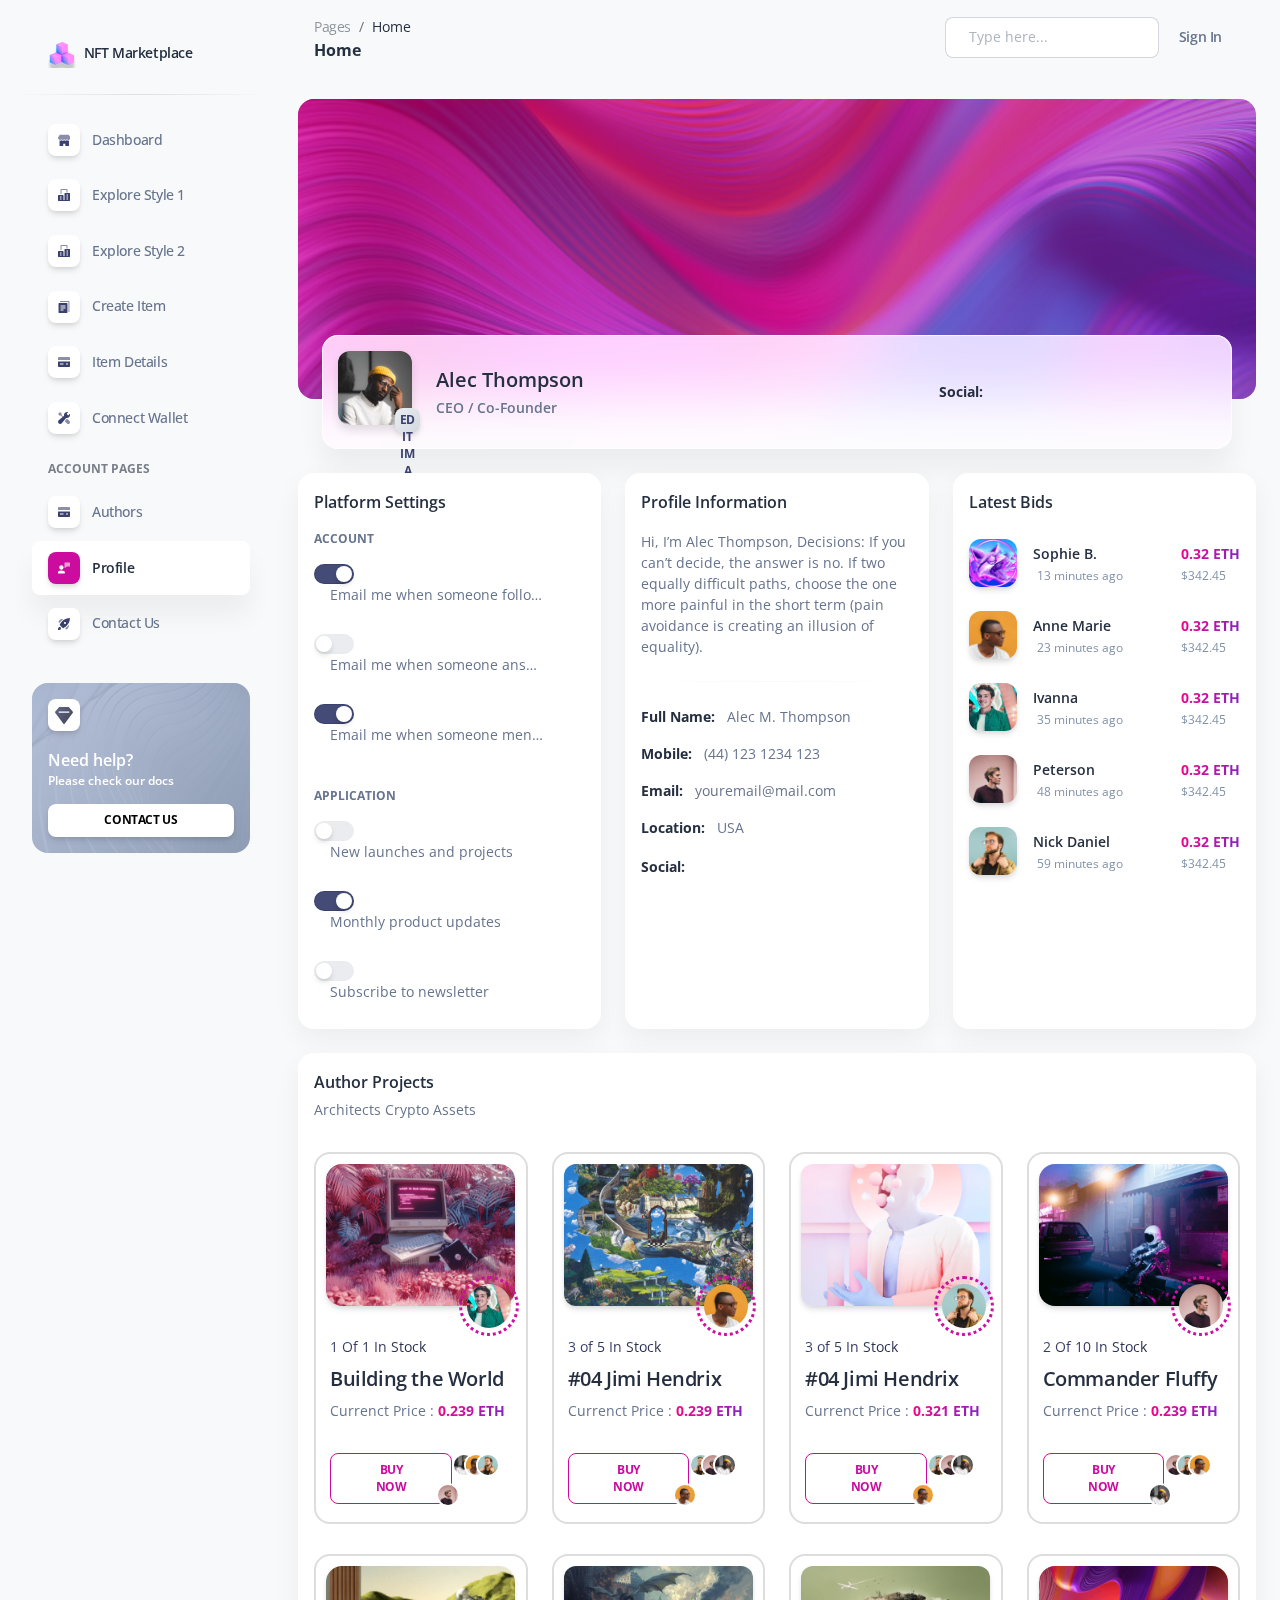
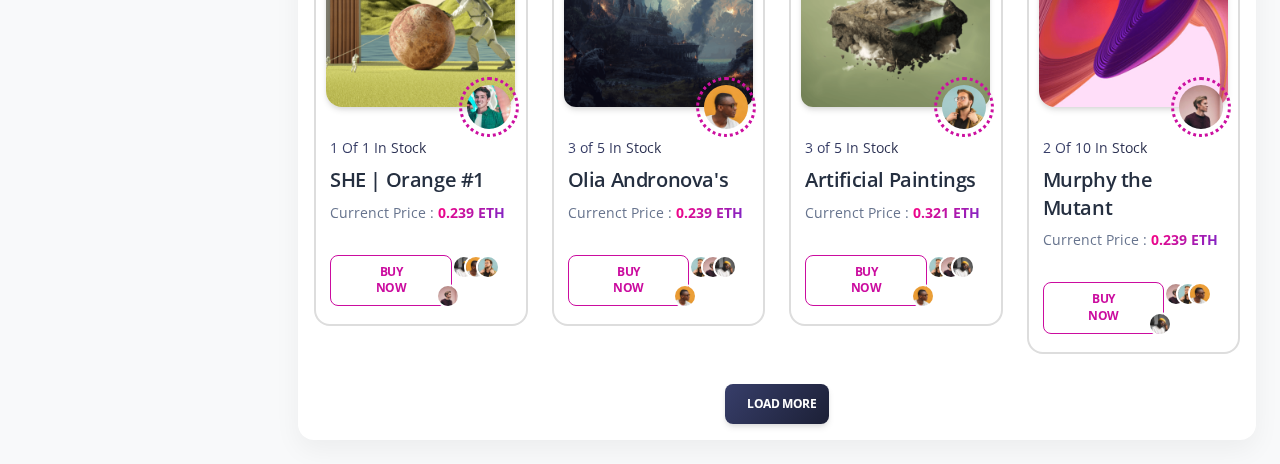
<file: profile.html>
<!DOCTYPE html>
<html lang="en">

<head>
  <meta charset="utf-8" />
  <meta name="viewport" content="width=device-width, initial-scale=1, shrink-to-fit=no">
  <link rel="apple-touch-icon" sizes="76x76" href="assets/img/apple-icon.png">
  <link rel="icon" type="image/png" href="assets/img/favicon.png">
  <title>
    NFT Marketplace
  </title>
  <!--     Fonts and icons     -->
  <link href="https://fonts.googleapis.com/css?family=Open+Sans:300,400,600,700" rel="stylesheet" />
  <!-- Nucleo Icons -->
  <link href="assets/css/nucleo-icons.css" rel="stylesheet" />
  <link href="assets/css/nucleo-svg.css" rel="stylesheet" />
  <!-- Font Awesome Icons -->
  <script src="assets/js/fontawesome.js"></script>
  <link href="assets/css/nucleo-svg.css" rel="stylesheet" />
  <!-- CSS Files -->
  <link href="assets/css/bootstrap.css" rel="stylesheet" />
  <link href="assets/css/style.css" rel="stylesheet" />
</head>

<body class="g-sidenav-show bg-gray-100">
  <aside class="sidenav navbar navbar-vertical navbar-expand-xs border-0 border-radius-xl my-3 fixed-left ms-3" id="sidenav-main">
    <div class="sidenav-header">
      <i class="fas fa-times p-3 cursor-pointer text-secondary opacity-5 position-absolute right-0 top-0 d-none d-xl-none" aria-hidden="true" id="iconSidenav"></i>
      <a class="navbar-brand m-0" href="index.html">
        <img src="assets/img/logo-ct.png" class="navbar-brand-img h-100 w-15" alt="...">
        <span class="ms-1 font-weight-bold">NFT Marketplace</span>
      </a>
    </div>
    <hr class="horizontal dark mt-0">
    <div class="collapse navbar-collapse  w-auto" id="sidenav-collapse-main">
      <ul class="navbar-nav">
        <li class="nav-item">
          <a class="nav-link  " href="index.html">
            <div class="icon icon-shape icon-sm shadow border-radius-md bg-white text-center me-2 d-flex align-items-center justify-content-center">
              <svg width="12px" height="12px" viewBox="0 0 45 40" version="1.1" xmlns="http://www.w3.org/2000/svg" xmlns:xlink="http://www.w3.org/1999/xlink">
                <title>shop </title>
                <g  stroke="none" stroke-width="1" fill="none" fill-rule="evenodd">
                  <g  transform="translate(-1716.000000, -439.000000)" fill="#FFFFFF" fill-rule="nonzero">
                    <g  transform="translate(1716.000000, 291.000000)">
                      <g id="shop-" transform="translate(0.000000, 148.000000)">
                        <path class="color-background" d="M46.7199583,10.7414583 L40.8449583,0.949791667 C40.4909749,0.360605034 39.8540131,0 39.1666667,0 L7.83333333,0 C7.1459869,0 6.50902508,0.360605034 6.15504167,0.949791667 L0.280041667,10.7414583 C0.0969176761,11.0460037 -1.23209662e-05,11.3946378 -1.23209662e-05,11.75 C-0.00758042603,16.0663731 3.48367543,19.5725301 7.80004167,19.5833333 L7.81570833,19.5833333 C9.75003686,19.5882688 11.6168794,18.8726691 13.0522917,17.5760417 C16.0171492,20.2556967 20.5292675,20.2556967 23.494125,17.5760417 C26.4604562,20.2616016 30.9794188,20.2616016 33.94575,17.5760417 C36.2421905,19.6477597 39.5441143,20.1708521 42.3684437,18.9103691 C45.1927731,17.649886 47.0084685,14.8428276 47.0000295,11.75 C47.0000295,11.3946378 46.9030823,11.0460037 46.7199583,10.7414583 Z"  opacity="0.598981585"></path>
                        <path class="color-background" d="M39.198,22.4912623 C37.3776246,22.4928106 35.5817531,22.0149171 33.951625,21.0951667 L33.92225,21.1107282 C31.1430221,22.6838032 27.9255001,22.9318916 24.9844167,21.7998837 C24.4750389,21.605469 23.9777983,21.3722567 23.4960833,21.1018359 L23.4745417,21.1129513 C20.6961809,22.6871153 17.4786145,22.9344611 14.5386667,21.7998837 C14.029926,21.6054643 13.533337,21.3722507 13.0522917,21.1018359 C11.4250962,22.0190609 9.63246555,22.4947009 7.81570833,22.4912623 C7.16510551,22.4842162 6.51607673,22.4173045 5.875,22.2911849 L5.875,44.7220845 C5.875,45.9498589 6.7517757,46.9451667 7.83333333,46.9451667 L19.5833333,46.9451667 L19.5833333,33.6066734 L27.4166667,33.6066734 L27.4166667,46.9451667 L39.1666667,46.9451667 C40.2482243,46.9451667 41.125,45.9498589 41.125,44.7220845 L41.125,22.2822926 C40.4887822,22.4116582 39.8442868,22.4815492 39.198,22.4912623 Z" ></path>
                      </g>
                    </g>
                  </g>
                </g>
              </svg>
            </div>
            <span class="nav-link-text ms-1">Dashboard</span>
          </a>
        </li>
        <li class="nav-item">
          <a class="nav-link  " href="explore.html">
            <div class="icon icon-shape icon-sm shadow border-radius-md bg-white text-center me-2 d-flex align-items-center justify-content-center">
              <svg width="12px" height="12px" viewBox="0 0 42 42" version="1.1" xmlns="http://www.w3.org/2000/svg" xmlns:xlink="http://www.w3.org/1999/xlink">
                <title>office</title>
                <g  stroke="none" stroke-width="1" fill="none" fill-rule="evenodd">
                  <g  transform="translate(-1869.000000, -293.000000)" fill="#FFFFFF" fill-rule="nonzero">
                    <g  transform="translate(1716.000000, 291.000000)">
                      <g  transform="translate(153.000000, 2.000000)">
                        <path class="color-background" d="M12.25,17.5 L8.75,17.5 L8.75,1.75 C8.75,0.78225 9.53225,0 10.5,0 L31.5,0 C32.46775,0 33.25,0.78225 33.25,1.75 L33.25,12.25 L29.75,12.25 L29.75,3.5 L12.25,3.5 L12.25,17.5 Z"  opacity="0.6"></path>
                        <path class="color-background" d="M40.25,14 L24.5,14 C23.53225,14 22.75,14.78225 22.75,15.75 L22.75,38.5 L19.25,38.5 L19.25,22.75 C19.25,21.78225 18.46775,21 17.5,21 L1.75,21 C0.78225,21 0,21.78225 0,22.75 L0,40.25 C0,41.21775 0.78225,42 1.75,42 L40.25,42 C41.21775,42 42,41.21775 42,40.25 L42,15.75 C42,14.78225 41.21775,14 40.25,14 Z M12.25,36.75 L7,36.75 L7,33.25 L12.25,33.25 L12.25,36.75 Z M12.25,29.75 L7,29.75 L7,26.25 L12.25,26.25 L12.25,29.75 Z M35,36.75 L29.75,36.75 L29.75,33.25 L35,33.25 L35,36.75 Z M35,29.75 L29.75,29.75 L29.75,26.25 L35,26.25 L35,29.75 Z M35,22.75 L29.75,22.75 L29.75,19.25 L35,19.25 L35,22.75 Z" ></path>
                      </g>
                    </g>
                  </g>
                </g>
              </svg>
            </div>
            <span class="nav-link-text ms-1">Explore Style 1</span>
          </a>
        </li>
        <li class="nav-item">
          <a class="nav-link " href="explore-2.html">
            <div class="icon icon-shape icon-sm shadow border-radius-md bg-white text-center me-2 d-flex align-items-center justify-content-center">
              <svg width="12px" height="12px" viewBox="0 0 42 42" version="1.1" xmlns="http://www.w3.org/2000/svg" xmlns:xlink="http://www.w3.org/1999/xlink">
                <title>office</title>
                <g  stroke="none" stroke-width="1" fill="none" fill-rule="evenodd">
                  <g  transform="translate(-1869.000000, -293.000000)" fill="#FFFFFF" fill-rule="nonzero">
                    <g  transform="translate(1716.000000, 291.000000)">
                      <g  transform="translate(153.000000, 2.000000)">
                        <path class="color-background" d="M12.25,17.5 L8.75,17.5 L8.75,1.75 C8.75,0.78225 9.53225,0 10.5,0 L31.5,0 C32.46775,0 33.25,0.78225 33.25,1.75 L33.25,12.25 L29.75,12.25 L29.75,3.5 L12.25,3.5 L12.25,17.5 Z"  opacity="0.6"></path>
                        <path class="color-background" d="M40.25,14 L24.5,14 C23.53225,14 22.75,14.78225 22.75,15.75 L22.75,38.5 L19.25,38.5 L19.25,22.75 C19.25,21.78225 18.46775,21 17.5,21 L1.75,21 C0.78225,21 0,21.78225 0,22.75 L0,40.25 C0,41.21775 0.78225,42 1.75,42 L40.25,42 C41.21775,42 42,41.21775 42,40.25 L42,15.75 C42,14.78225 41.21775,14 40.25,14 Z M12.25,36.75 L7,36.75 L7,33.25 L12.25,33.25 L12.25,36.75 Z M12.25,29.75 L7,29.75 L7,26.25 L12.25,26.25 L12.25,29.75 Z M35,36.75 L29.75,36.75 L29.75,33.25 L35,33.25 L35,36.75 Z M35,29.75 L29.75,29.75 L29.75,26.25 L35,26.25 L35,29.75 Z M35,22.75 L29.75,22.75 L29.75,19.25 L35,19.25 L35,22.75 Z" ></path>
                      </g>
                    </g>
                  </g>
                </g>
              </svg>
            </div>
            <span class="nav-link-text ms-1">Explore Style 2</span>
          </a>
        </li>
        <li class="nav-item">
          <a class="nav-link  " href="create-item.html">
            <div class="icon icon-shape icon-sm shadow border-radius-md bg-white text-center me-2 d-flex align-items-center justify-content-center">
              <svg width="12px" height="12px" viewBox="0 0 40 44" version="1.1" xmlns="http://www.w3.org/2000/svg" xmlns:xlink="http://www.w3.org/1999/xlink">
                <title>document</title>
                <g  stroke="none" stroke-width="1" fill="none" fill-rule="evenodd">
                  <g  transform="translate(-1870.000000, -591.000000)" fill="#FFFFFF" fill-rule="nonzero">
                    <g  transform="translate(1716.000000, 291.000000)">
                      <g  transform="translate(154.000000, 300.000000)">
                        <path class="color-background" d="M40,40 L36.3636364,40 L36.3636364,3.63636364 L5.45454545,3.63636364 L5.45454545,0 L38.1818182,0 C39.1854545,0 40,0.814545455 40,1.81818182 L40,40 Z"  opacity="0.603585379"></path>
                        <path class="color-background" d="M30.9090909,7.27272727 L1.81818182,7.27272727 C0.814545455,7.27272727 0,8.08727273 0,9.09090909 L0,41.8181818 C0,42.8218182 0.814545455,43.6363636 1.81818182,43.6363636 L30.9090909,43.6363636 C31.9127273,43.6363636 32.7272727,42.8218182 32.7272727,41.8181818 L32.7272727,9.09090909 C32.7272727,8.08727273 31.9127273,7.27272727 30.9090909,7.27272727 Z M18.1818182,34.5454545 L7.27272727,34.5454545 L7.27272727,30.9090909 L18.1818182,30.9090909 L18.1818182,34.5454545 Z M25.4545455,27.2727273 L7.27272727,27.2727273 L7.27272727,23.6363636 L25.4545455,23.6363636 L25.4545455,27.2727273 Z M25.4545455,20 L7.27272727,20 L7.27272727,16.3636364 L25.4545455,16.3636364 L25.4545455,20 Z" ></path>
                      </g>
                    </g>
                  </g>
                </g>
              </svg>
            </div>
            <span class="nav-link-text ms-1">Create Item</span>
          </a>
        </li>
        <li class="nav-item">
          <a class="nav-link " href="item-details.html">
            <div class="icon icon-shape icon-sm shadow border-radius-md bg-white text-center me-2 d-flex align-items-center justify-content-center">
              <svg width="12px" height="12px" viewBox="0 0 43 36" version="1.1" xmlns="http://www.w3.org/2000/svg" xmlns:xlink="http://www.w3.org/1999/xlink">
                <title>credit-card</title>
                <g  stroke="none" stroke-width="1" fill="none" fill-rule="evenodd">
                  <g  transform="translate(-2169.000000, -745.000000)" fill="#FFFFFF" fill-rule="nonzero">
                    <g  transform="translate(1716.000000, 291.000000)">
                      <g  transform="translate(453.000000, 454.000000)">
                        <path class="color-background" d="M43,10.7482083 L43,3.58333333 C43,1.60354167 41.3964583,0 39.4166667,0 L3.58333333,0 C1.60354167,0 0,1.60354167 0,3.58333333 L0,10.7482083 L43,10.7482083 Z"  opacity="0.593633743"></path>
                        <path class="color-background" d="M0,16.125 L0,32.25 C0,34.2297917 1.60354167,35.8333333 3.58333333,35.8333333 L39.4166667,35.8333333 C41.3964583,35.8333333 43,34.2297917 43,32.25 L43,16.125 L0,16.125 Z M19.7083333,26.875 L7.16666667,26.875 L7.16666667,23.2916667 L19.7083333,23.2916667 L19.7083333,26.875 Z M35.8333333,26.875 L28.6666667,26.875 L28.6666667,23.2916667 L35.8333333,23.2916667 L35.8333333,26.875 Z" ></path>
                      </g>
                    </g>
                  </g>
                </g>
              </svg>
            </div>
            <span class="nav-link-text ms-1">Item Details</span>
          </a>
        </li>
        <li class="nav-item">
          <a class="nav-link  " href="connect-wallet.html">
            <div class="icon icon-shape icon-sm shadow border-radius-md bg-white text-center me-2 d-flex align-items-center justify-content-center">
              <svg width="12px" height="12px" viewBox="0 0 40 40" version="1.1" xmlns="http://www.w3.org/2000/svg" xmlns:xlink="http://www.w3.org/1999/xlink">
                <title>settings</title>
                <g  stroke="none" stroke-width="1" fill="none" fill-rule="evenodd">
                  <g  transform="translate(-2020.000000, -442.000000)" fill="#FFFFFF" fill-rule="nonzero">
                    <g  transform="translate(1716.000000, 291.000000)">
                      <g id="settings" transform="translate(304.000000, 151.000000)">
                        <polygon class="color-background"  opacity="0.596981957" points="18.0883333 15.7316667 11.1783333 8.82166667 13.3333333 6.66666667 6.66666667 0 0 6.66666667 6.66666667 13.3333333 8.82166667 11.1783333 15.315 17.6716667"></polygon>
                        <path class="color-background" d="M31.5666667,23.2333333 C31.0516667,23.2933333 30.53,23.3333333 30,23.3333333 C29.4916667,23.3333333 28.9866667,23.3033333 28.48,23.245 L22.4116667,30.7433333 L29.9416667,38.2733333 C32.2433333,40.575 35.9733333,40.575 38.275,38.2733333 L38.275,38.2733333 C40.5766667,35.9716667 40.5766667,32.2416667 38.275,29.94 L31.5666667,23.2333333 Z"  opacity="0.596981957"></path>
                        <path class="color-background" d="M33.785,11.285 L28.715,6.215 L34.0616667,0.868333333 C32.82,0.315 31.4483333,0 30,0 C24.4766667,0 20,4.47666667 20,10 C20,10.99 20.1483333,11.9433333 20.4166667,12.8466667 L2.435,27.3966667 C0.95,28.7083333 0.0633333333,30.595 0.00333333333,32.5733333 C-0.0583333333,34.5533333 0.71,36.4916667 2.11,37.89 C3.47,39.2516667 5.27833333,40 7.20166667,40 C9.26666667,40 11.2366667,39.1133333 12.6033333,37.565 L27.1533333,19.5833333 C28.0566667,19.8516667 29.01,20 30,20 C35.5233333,20 40,15.5233333 40,10 C40,8.55166667 39.685,7.18 39.1316667,5.93666667 L33.785,11.285 Z" ></path>
                      </g>
                    </g>
                  </g>
                </g>
              </svg>
            </div>
            <span class="nav-link-text ms-1">Connect Wallet</span>
          </a>
        </li>
        <li class="nav-item mt-3">
          <h6 class="ps-4 ms-2 text-uppercase text-xs font-weight-bolder opacity-6">Account pages</h6>
        </li>
        <li class="nav-item">
          <a class="nav-link " href="authors.html">
            <div class="icon icon-shape icon-sm shadow border-radius-md bg-white text-center me-2 d-flex align-items-center justify-content-center">
              <svg width="12px" height="12px" viewBox="0 0 43 36" version="1.1" xmlns="http://www.w3.org/2000/svg" xmlns:xlink="http://www.w3.org/1999/xlink">
                <title>credit-card</title>
                <g  stroke="none" stroke-width="1" fill="none" fill-rule="evenodd">
                  <g  transform="translate(-2169.000000, -745.000000)" fill="#FFFFFF" fill-rule="nonzero">
                    <g  transform="translate(1716.000000, 291.000000)">
                      <g  transform="translate(453.000000, 454.000000)">
                        <path class="color-background" d="M43,10.7482083 L43,3.58333333 C43,1.60354167 41.3964583,0 39.4166667,0 L3.58333333,0 C1.60354167,0 0,1.60354167 0,3.58333333 L0,10.7482083 L43,10.7482083 Z"  opacity="0.593633743"></path>
                        <path class="color-background" d="M0,16.125 L0,32.25 C0,34.2297917 1.60354167,35.8333333 3.58333333,35.8333333 L39.4166667,35.8333333 C41.3964583,35.8333333 43,34.2297917 43,32.25 L43,16.125 L0,16.125 Z M19.7083333,26.875 L7.16666667,26.875 L7.16666667,23.2916667 L19.7083333,23.2916667 L19.7083333,26.875 Z M35.8333333,26.875 L28.6666667,26.875 L28.6666667,23.2916667 L35.8333333,23.2916667 L35.8333333,26.875 Z" ></path>
                      </g>
                    </g>
                  </g>
                </g>
              </svg>
            </div>
            <span class="nav-link-text ms-1">Authors</span>
          </a>
        </li>
        <li class="nav-item">
          <a class="nav-link  active" href="profile.html">
            <div class="icon icon-shape icon-sm shadow border-radius-md bg-white text-center me-2 d-flex align-items-center justify-content-center">
              <svg width="12px" height="12px" viewBox="0 0 46 42" version="1.1" xmlns="http://www.w3.org/2000/svg" xmlns:xlink="http://www.w3.org/1999/xlink">
                <title>customer-support</title>
                <g  stroke="none" stroke-width="1" fill="none" fill-rule="evenodd">
                  <g  transform="translate(-1717.000000, -291.000000)" fill="#FFFFFF" fill-rule="nonzero">
                    <g  transform="translate(1716.000000, 291.000000)">
                      <g id="customer-support" transform="translate(1.000000, 0.000000)">
                        <path class="color-background" d="M45,0 L26,0 C25.447,0 25,0.447 25,1 L25,20 C25,20.379 25.214,20.725 25.553,20.895 C25.694,20.965 25.848,21 26,21 C26.212,21 26.424,20.933 26.6,20.8 L34.333,15 L45,15 C45.553,15 46,14.553 46,14 L46,1 C46,0.447 45.553,0 45,0 Z"  opacity="0.59858631"></path>
                        <path class="color-foreground" d="M22.883,32.86 C20.761,32.012 17.324,31 13,31 C8.676,31 5.239,32.012 3.116,32.86 C1.224,33.619 0,35.438 0,37.494 L0,41 C0,41.553 0.447,42 1,42 L25,42 C25.553,42 26,41.553 26,41 L26,37.494 C26,35.438 24.776,33.619 22.883,32.86 Z" ></path>
                        <path class="color-foreground" d="M13,28 C17.432,28 21,22.529 21,18 C21,13.589 17.411,10 13,10 C8.589,10 5,13.589 5,18 C5,22.529 8.568,28 13,28 Z" ></path>
                      </g>
                    </g>
                  </g>
                </g>
              </svg>
            </div>
            <span class="nav-link-text ms-1">Profile</span>
          </a>
        </li>
        <li class="nav-item">
          <a class="nav-link  " href="contact.html">
            <div class="icon icon-shape icon-sm shadow border-radius-md bg-white text-center me-2 d-flex align-items-center justify-content-center">
              <svg width="12px" height="20px" viewBox="0 0 40 40" version="1.1" xmlns="http://www.w3.org/2000/svg" xmlns:xlink="http://www.w3.org/1999/xlink">
                <title>spaceship</title>
                <g  stroke="none" stroke-width="1" fill="none" fill-rule="evenodd">
                  <g  transform="translate(-1720.000000, -592.000000)" fill="#FFFFFF" fill-rule="nonzero">
                    <g  transform="translate(1716.000000, 291.000000)">
                      <g  transform="translate(4.000000, 301.000000)">
                        <path class="color-background" d="M39.3,0.706666667 C38.9660984,0.370464027 38.5048767,0.192278529 38.0316667,0.216666667 C14.6516667,1.43666667 6.015,22.2633333 5.93166667,22.4733333 C5.68236407,23.0926189 5.82664679,23.8009159 6.29833333,24.2733333 L15.7266667,33.7016667 C16.2013871,34.1756798 16.9140329,34.3188658 17.535,34.065 C17.7433333,33.98 38.4583333,25.2466667 39.7816667,1.97666667 C39.8087196,1.50414529 39.6335979,1.04240574 39.3,0.706666667 Z M25.69,19.0233333 C24.7367525,19.9768687 23.3029475,20.2622391 22.0572426,19.7463614 C20.8115377,19.2304837 19.9992882,18.0149658 19.9992882,16.6666667 C19.9992882,15.3183676 20.8115377,14.1028496 22.0572426,13.5869719 C23.3029475,13.0710943 24.7367525,13.3564646 25.69,14.31 C26.9912731,15.6116662 26.9912731,17.7216672 25.69,19.0233333 L25.69,19.0233333 Z" ></path>
                        <path class="color-background" d="M1.855,31.4066667 C3.05106558,30.2024182 4.79973884,29.7296005 6.43969145,30.1670277 C8.07964407,30.6044549 9.36054508,31.8853559 9.7979723,33.5253085 C10.2353995,35.1652612 9.76258177,36.9139344 8.55833333,38.11 C6.70666667,39.9616667 0,40 0,40 C0,40 0,33.2566667 1.855,31.4066667 Z" ></path>
                        <path class="color-background" d="M17.2616667,3.90166667 C12.4943643,3.07192755 7.62174065,4.61673894 4.20333333,8.04166667 C3.31200265,8.94126033 2.53706177,9.94913142 1.89666667,11.0416667 C1.5109569,11.6966059 1.61721591,12.5295394 2.155,13.0666667 L5.47,16.3833333 C8.55036617,11.4946947 12.5559074,7.25476565 17.2616667,3.90166667 L17.2616667,3.90166667 Z"  opacity="0.598539807"></path>
                        <path class="color-background" d="M36.0983333,22.7383333 C36.9280725,27.5056357 35.3832611,32.3782594 31.9583333,35.7966667 C31.0587397,36.6879974 30.0508686,37.4629382 28.9583333,38.1033333 C28.3033941,38.4890431 27.4704606,38.3827841 26.9333333,37.845 L23.6166667,34.53 C28.5053053,31.4496338 32.7452344,27.4440926 36.0983333,22.7383333 L36.0983333,22.7383333 Z"  opacity="0.598539807"></path>
                      </g>
                    </g>
                  </g>
                </g>
              </svg>
            </div>
            <span class="nav-link-text ms-1">Contact Us</span>
          </a>
        </li>
        <li class="nav-item">
          <a class="nav-link  " href="sign-in.html">
            <div class="icon icon-shape icon-sm shadow border-radius-md bg-white text-center me-2 d-flex align-items-center justify-content-center">
              <svg width="12px" height="12px" viewBox="0 0 40 44" version="1.1" xmlns="http://www.w3.org/2000/svg" xmlns:xlink="http://www.w3.org/1999/xlink">
                <title>document</title>
                <g  stroke="none" stroke-width="1" fill="none" fill-rule="evenodd">
                  <g  transform="translate(-1870.000000, -591.000000)" fill="#FFFFFF" fill-rule="nonzero">
                    <g  transform="translate(1716.000000, 291.000000)">
                      <g  transform="translate(154.000000, 300.000000)">
                        <path class="color-background" d="M40,40 L36.3636364,40 L36.3636364,3.63636364 L5.45454545,3.63636364 L5.45454545,0 L38.1818182,0 C39.1854545,0 40,0.814545455 40,1.81818182 L40,40 Z"  opacity="0.603585379"></path>
                        <path class="color-background" d="M30.9090909,7.27272727 L1.81818182,7.27272727 C0.814545455,7.27272727 0,8.08727273 0,9.09090909 L0,41.8181818 C0,42.8218182 0.814545455,43.6363636 1.81818182,43.6363636 L30.9090909,43.6363636 C31.9127273,43.6363636 32.7272727,42.8218182 32.7272727,41.8181818 L32.7272727,9.09090909 C32.7272727,8.08727273 31.9127273,7.27272727 30.9090909,7.27272727 Z M18.1818182,34.5454545 L7.27272727,34.5454545 L7.27272727,30.9090909 L18.1818182,30.9090909 L18.1818182,34.5454545 Z M25.4545455,27.2727273 L7.27272727,27.2727273 L7.27272727,23.6363636 L25.4545455,23.6363636 L25.4545455,27.2727273 Z M25.4545455,20 L7.27272727,20 L7.27272727,16.3636364 L25.4545455,16.3636364 L25.4545455,20 Z" ></path>
                      </g>
                    </g>
                  </g>
                </g>
              </svg>
            </div>
            <span class="nav-link-text ms-1">Sign In</span>
          </a>
        </li>
        <li class="nav-item">
          <a class="nav-link  " href="sign-up.html">
            <div class="icon icon-shape icon-sm shadow border-radius-md bg-white text-center me-2 d-flex align-items-center justify-content-center">
              <svg width="12px" height="20px" viewBox="0 0 40 40" version="1.1" xmlns="http://www.w3.org/2000/svg" xmlns:xlink="http://www.w3.org/1999/xlink">
                <title>spaceship</title>
                <g  stroke="none" stroke-width="1" fill="none" fill-rule="evenodd">
                  <g  transform="translate(-1720.000000, -592.000000)" fill="#FFFFFF" fill-rule="nonzero">
                    <g  transform="translate(1716.000000, 291.000000)">
                      <g  transform="translate(4.000000, 301.000000)">
                        <path class="color-background" d="M39.3,0.706666667 C38.9660984,0.370464027 38.5048767,0.192278529 38.0316667,0.216666667 C14.6516667,1.43666667 6.015,22.2633333 5.93166667,22.4733333 C5.68236407,23.0926189 5.82664679,23.8009159 6.29833333,24.2733333 L15.7266667,33.7016667 C16.2013871,34.1756798 16.9140329,34.3188658 17.535,34.065 C17.7433333,33.98 38.4583333,25.2466667 39.7816667,1.97666667 C39.8087196,1.50414529 39.6335979,1.04240574 39.3,0.706666667 Z M25.69,19.0233333 C24.7367525,19.9768687 23.3029475,20.2622391 22.0572426,19.7463614 C20.8115377,19.2304837 19.9992882,18.0149658 19.9992882,16.6666667 C19.9992882,15.3183676 20.8115377,14.1028496 22.0572426,13.5869719 C23.3029475,13.0710943 24.7367525,13.3564646 25.69,14.31 C26.9912731,15.6116662 26.9912731,17.7216672 25.69,19.0233333 L25.69,19.0233333 Z" ></path>
                        <path class="color-background" d="M1.855,31.4066667 C3.05106558,30.2024182 4.79973884,29.7296005 6.43969145,30.1670277 C8.07964407,30.6044549 9.36054508,31.8853559 9.7979723,33.5253085 C10.2353995,35.1652612 9.76258177,36.9139344 8.55833333,38.11 C6.70666667,39.9616667 0,40 0,40 C0,40 0,33.2566667 1.855,31.4066667 Z" ></path>
                        <path class="color-background" d="M17.2616667,3.90166667 C12.4943643,3.07192755 7.62174065,4.61673894 4.20333333,8.04166667 C3.31200265,8.94126033 2.53706177,9.94913142 1.89666667,11.0416667 C1.5109569,11.6966059 1.61721591,12.5295394 2.155,13.0666667 L5.47,16.3833333 C8.55036617,11.4946947 12.5559074,7.25476565 17.2616667,3.90166667 L17.2616667,3.90166667 Z"  opacity="0.598539807"></path>
                        <path class="color-background" d="M36.0983333,22.7383333 C36.9280725,27.5056357 35.3832611,32.3782594 31.9583333,35.7966667 C31.0587397,36.6879974 30.0508686,37.4629382 28.9583333,38.1033333 C28.3033941,38.4890431 27.4704606,38.3827841 26.9333333,37.845 L23.6166667,34.53 C28.5053053,31.4496338 32.7452344,27.4440926 36.0983333,22.7383333 L36.0983333,22.7383333 Z"  opacity="0.598539807"></path>
                      </g>
                    </g>
                  </g>
                </g>
              </svg>
            </div>
            <span class="nav-link-text ms-1">Sign Up</span>
          </a>
        </li>
      </ul>
    </div>
    <div class="sidenav-footer mx-3 mt-3 pt-3">
      <div class="card card-background shadow-none card-background-mask-secondary" id="sidenavCard">
        <div class="full-background" style="background-image: url('assets/img/curved-images/white-curved.jpeg')"></div>
        <div class="card-body text-left p-3 w-100">
          <div class="icon icon-shape icon-sm bg-white shadow text-center mb-3 d-flex align-items-center justify-content-center border-radius-md">
            <i class="ni ni-diamond text-dark text-gradient text-lg top-0" aria-hidden="true" ></i>
          </div>
          <h6 class="text-white up mb-0">Need help?</h6>
          <p class="text-xs font-weight-bold">Please check our docs</p>
          <a href="contact.html" class="btn btn-white btn-sm w-100 mb-0">Contact Us</a>
        </div>
      </div>
    </div>
  </aside>
  <div class="main-content position-relative bg-gray-100">
    <!-- Navbar -->
    <nav class="navbar navbar-main navbar-expand-lg px-0 mx-4 shadow-none border-radius-xl" id="navbarBlur">
      <div class="container-fluid py-1 px-3">
        <nav aria-label="breadcrumb">
          <ol class="breadcrumb bg-transparent mb-0 pb-0 pt-1 px-0 me-sm-6 me-5">
            <li class="breadcrumb-item text-sm"><a class="opacity-5 text-dark" href="javascript:;">Pages</a></li>
            <li class="breadcrumb-item text-sm text-dark active" aria-current="page">Home</li>
          </ol>
          <h6 class="font-weight-bolder mb-0">Home</h6>
        </nav>
        <div class="collapse navbar-collapse mt-sm-0 mt-2 me-md-0 me-sm-4" id="navbar">
          <div class="ms-md-auto pe-md-3 d-flex align-items-center">
            <div class="input-group">
              <span class="input-group-text text-body"><i class="fas fa-search" aria-hidden="true"></i></span>
              <input type="text" class="form-control" placeholder="Type here...">
            </div>
          </div>
          <ul class="navbar-nav  justify-content-end">
            <li class="nav-item d-flex align-items-center">
              <a href="sign-in.html" class="nav-link text-body font-weight-bold px-0">
                <i class="fa fa-user me-sm-1" aria-hidden="true"></i>
                <span class="d-sm-inline d-none mr-10">Sign In</span>
              </a>
            </li>
            <li class="nav-item d-xl-none px-3 d-flex align-items-center">
              <a href="javascript:;" class="nav-link text-body p-0" id="iconNavbarSidenav">
                <div class="sidenav-toggler-inner">
                  <i class="sidenav-toggler-line"></i>
                  <i class="sidenav-toggler-line"></i>
                  <i class="sidenav-toggler-line"></i>
                </div>
              </a>
            </li>
            
            <li class="nav-item dropdown pe-2 d-flex align-items-center">
              <a href="javascript:;" class="nav-link text-body p-0" id="dropdownMenuButton" data-bs-toggle="dropdown" aria-expanded="false">
                <i class="fa fa-bell cursor-pointer" aria-hidden="true"></i>
              </a>
              <ul class="dropdown-menu dropdown-menu-end px-2 py-3 me-sm-n4" aria-labelledby="dropdownMenuButton">
                <li class="mb-2">
                  <a class="dropdown-item border-radius-md" href="javascript:;">
                    <div class="d-flex py-1">
                      <div class="my-auto">
                        <img src="assets/img/team-2.jpg" alt="img" class="avatar avatar-sm  me-3 ">
                      </div>
                      <div class="d-flex flex-column justify-content-center">
                        <h6 class="text-sm font-weight-normal mb-1">
                          <span class="font-weight-bold">New message</span> from Laur
                        </h6>
                        <p class="text-xs text-secondary mb-0">
                          <i class="fa fa-clock me-1" aria-hidden="true"></i>
                          13 minutes ago
                        </p>
                      </div>
                    </div>
                  </a>
                </li>
                <li class="mb-2">
                  <a class="dropdown-item border-radius-md" href="javascript:;">
                    <div class="d-flex py-1">
                      <div class="my-auto">
                        <img src="assets/img/small-logos/logo-spotify.svg" alt="img" class="avatar avatar-sm bg-gradient-dark  me-3 ">
                      </div>
                      <div class="d-flex flex-column justify-content-center">
                        <h6 class="text-sm font-weight-normal mb-1">
                          <span class="font-weight-bold">New album</span> by Travis Scott
                        </h6>
                        <p class="text-xs text-secondary mb-0">
                          <i class="fa fa-clock me-1" aria-hidden="true"></i>
                          1 day
                        </p>
                      </div>
                    </div>
                  </a>
                </li>
                <li>
                  <a class="dropdown-item border-radius-md" href="javascript:;">
                    <div class="d-flex py-1">
                      <div class="avatar avatar-sm bg-gradient-secondary  me-3  my-auto">
                        <svg width="12px" height="12px" viewBox="0 0 43 36" version="1.1" xmlns="http://www.w3.org/2000/svg" xmlns:xlink="http://www.w3.org/1999/xlink">
                          <title>credit-card</title>
                          <g stroke="none" stroke-width="1" fill="none" fill-rule="evenodd">
                            <g transform="translate(-2169.000000, -745.000000)" fill="#FFFFFF" fill-rule="nonzero">
                              <g transform="translate(1716.000000, 291.000000)">
                                <g transform="translate(453.000000, 454.000000)">
                                  <path class="color-background" d="M43,10.7482083 L43,3.58333333 C43,1.60354167 41.3964583,0 39.4166667,0 L3.58333333,0 C1.60354167,0 0,1.60354167 0,3.58333333 L0,10.7482083 L43,10.7482083 Z" opacity="0.593633743"></path>
                                  <path class="color-background" d="M0,16.125 L0,32.25 C0,34.2297917 1.60354167,35.8333333 3.58333333,35.8333333 L39.4166667,35.8333333 C41.3964583,35.8333333 43,34.2297917 43,32.25 L43,16.125 L0,16.125 Z M19.7083333,26.875 L7.16666667,26.875 L7.16666667,23.2916667 L19.7083333,23.2916667 L19.7083333,26.875 Z M35.8333333,26.875 L28.6666667,26.875 L28.6666667,23.2916667 L35.8333333,23.2916667 L35.8333333,26.875 Z"></path>
                                </g>
                              </g>
                            </g>
                          </g>
                        </svg>
                      </div>
                      <div class="d-flex flex-column justify-content-center">
                        <h6 class="text-sm font-weight-normal mb-1">
                          Payment successfully completed
                        </h6>
                        <p class="text-xs text-secondary mb-0">
                          <i class="fa fa-clock me-1" aria-hidden="true"></i>
                          2 days
                        </p>
                      </div>
                    </div>
                  </a>
                </li>
              </ul>
            </li>
          </ul>
        </div>
      </div>
    </nav>
    <div class="container-fluid">
      <div class="page-header min-height-300 border-radius-xl mt-4" style="background-image: url('assets/img/curved-images/curved0.jpg'); background-position-y: 50%;">
        <span class="mask bg-gradient-primary opacity-6"></span>
      </div>
      <div class="card card-body blur shadow-blur mx-4 mt-n6">
        <div class="row gx-4">
          <div class="col-auto">
            <div class="avatar avatar-xl position-relative">
              <img src="assets/img/bruce-mars.jpg" alt="..." class="w-100 border-radius-lg shadow-sm">
              <a href="javascript:;" class="btn btn-sm btn-icon-only bg-gradient-light position-absolute bottom-0 end-0 mb-n2 me-n2">
                <i class="fa fa-pen top-0" data-bs-toggle="tooltip" data-bs-placement="top" title="Edit Image"></i>
              </a>
            </div>
          </div>
          <div class="col-auto my-auto">
            <div class="h-100">
              <h5 class="mb-1">
                Alec Thompson
              </h5>
              <p class="mb-0 font-weight-bold text-sm">
                CEO / Co-Founder
              </p>
            </div>
          </div>
          <div class="col-sm-4 col-8 my-sm-auto ms-auto me-sm-0 mx-auto mt-3">
            <div class="nav-wrapper position-relative end-0">
              <div class="border-0 ps-0 pb-0">
                <strong class="text-dark text-sm">Social:</strong> &nbsp;
                <a class="btn btn-facebook btn-simple mb-0 ps-1 pe-2 py-0" href="javascript:;">
                  <i class="fab fa-facebook fa-lg" aria-hidden="true"></i>
                </a>
                <a class="btn btn-twitter btn-simple mb-0 ps-1 pe-2 py-0" href="javascript:;">
                  <i class="fab fa-twitter fa-lg" aria-hidden="true"></i>
                </a>
                <a class="btn btn-instagram btn-simple mb-0 ps-1 pe-2 py-0" href="javascript:;">
                  <i class="fab fa-instagram fa-lg" aria-hidden="true"></i>
                </a>
              </div>
            </div>
          </div>
        </div>
      </div>
    </div>
    <div class="container-fluid py-4 pb-0">
      <div class="row">
        <div class="col-12 col-xl-4 col-lg-6">
          <div class="card h-100">
            <div class="card-header pb-0 p-3">
              <h6 class="mb-0">Platform Settings</h6>
            </div>
            <div class="card-body p-3">
              <h6 class="text-uppercase text-body text-xs font-weight-bolder">Account</h6>
              <ul class="list-group">
                <li class="list-group-item border-0 px-0">
                  <div class="form-check form-switch ps-0">
                    <input class="form-check-input ms-auto" type="checkbox" id="flexSwitchCheckDefault" checked>
                    <label class="form-check-label text-body ms-3 text-truncate w-80 mb-0" for="flexSwitchCheckDefault">Email me when someone follows me</label>
                  </div>
                </li>
                <li class="list-group-item border-0 px-0">
                  <div class="form-check form-switch ps-0">
                    <input class="form-check-input ms-auto" type="checkbox" id="flexSwitchCheckDefault1">
                    <label class="form-check-label text-body ms-3 text-truncate w-80 mb-0" for="flexSwitchCheckDefault1">Email me when someone answers on my post</label>
                  </div>
                </li>
                <li class="list-group-item border-0 px-0">
                  <div class="form-check form-switch ps-0">
                    <input class="form-check-input ms-auto" type="checkbox" id="flexSwitchCheckDefault2" checked>
                    <label class="form-check-label text-body ms-3 text-truncate w-80 mb-0" for="flexSwitchCheckDefault2">Email me when someone mentions me</label>
                  </div>
                </li>
              </ul>
              <h6 class="text-uppercase text-body text-xs font-weight-bolder mt-4">Application</h6>
              <ul class="list-group">
                <li class="list-group-item border-0 px-0">
                  <div class="form-check form-switch ps-0">
                    <input class="form-check-input ms-auto" type="checkbox" id="flexSwitchCheckDefault3">
                    <label class="form-check-label text-body ms-3 text-truncate w-80 mb-0" for="flexSwitchCheckDefault3">New launches and projects</label>
                  </div>
                </li>
                <li class="list-group-item border-0 px-0">
                  <div class="form-check form-switch ps-0">
                    <input class="form-check-input ms-auto" type="checkbox" id="flexSwitchCheckDefault4" checked>
                    <label class="form-check-label text-body ms-3 text-truncate w-80 mb-0" for="flexSwitchCheckDefault4">Monthly product updates</label>
                  </div>
                </li>
                <li class="list-group-item border-0 px-0 pb-0">
                  <div class="form-check form-switch ps-0">
                    <input class="form-check-input ms-auto" type="checkbox" id="flexSwitchCheckDefault5">
                    <label class="form-check-label text-body ms-3 text-truncate w-80 mb-0" for="flexSwitchCheckDefault5">Subscribe to newsletter</label>
                  </div>
                </li>
              </ul>
            </div>
          </div>
        </div>
        <div class="col-12 col-xl-4 col-lg-6 mt-s">
          <div class="card h-100">
            <div class="card-header pb-0 p-3">
              <div class="row">
                <div class="col-md-8 d-flex align-items-center">
                  <h6 class="mb-0">Profile Information</h6>
                </div>
                
              </div>
            </div>
            <div class="card-body p-3">
              <p class="text-sm">
                Hi, I’m Alec Thompson, Decisions: If you can’t decide, the answer is no. If two equally difficult paths, choose the one more painful in the short term (pain avoidance is creating an illusion of equality).
              </p>
              <hr class="horizontal gray-light my-4">
              <ul class="list-group">
                <li class="list-group-item border-0 ps-0 pt-0 text-sm"><strong class="text-dark">Full Name:</strong> &nbsp; Alec M. Thompson</li>
                <li class="list-group-item border-0 ps-0 text-sm"><strong class="text-dark">Mobile:</strong> &nbsp; (44) 123 1234 123</li>
                <li class="list-group-item border-0 ps-0 text-sm"><strong class="text-dark">Email:</strong> &nbsp; youremail@mail.com</li>
                <li class="list-group-item border-0 ps-0 text-sm"><strong class="text-dark">Location:</strong> &nbsp; USA</li>
                <li class="list-group-item border-0 ps-0 pb-0">
                  <strong class="text-dark text-sm">Social:</strong> &nbsp;
                  <a class="btn btn-facebook btn-simple mb-0 ps-1 pe-2 py-0" href="javascript:;">
                    <i class="fab fa-facebook fa-lg"></i>
                  </a>
                  <a class="btn btn-twitter btn-simple mb-0 ps-1 pe-2 py-0" href="javascript:;">
                    <i class="fab fa-twitter fa-lg"></i>
                  </a>
                  <a class="btn btn-instagram btn-simple mb-0 ps-1 pe-2 py-0" href="javascript:;">
                    <i class="fab fa-instagram fa-lg"></i>
                  </a>
                </li>
              </ul>
            </div>
          </div>
        </div>
        <div class="col-12 col-xl-4 col-lg-6 mt-ls">
          <div class="card h-100">
            <div class="card-header pb-0 p-3">
              <h6 class="mb-0">Latest Bids</h6>
            </div>
            <div class="card-body p-3">
              <ul class="list-group">
                <li class="list-group-item border-0 d-flex align-items-center px-0 mb-2">
                  <div class="avatar me-3">
                    <img src="assets/img/kal-visuals-square.jpg" alt="kal" class="border-radius-lg shadow">
                  </div>
                  <div class="d-flex align-items-start flex-column justify-content-center">
                    <h6 class="mb-1 text-sm">Sophie B.</h6>
                    <p class="text-xs text-secondary mb-0"><i class="fa fa-clock me-1" aria-hidden="true"></i>13 minutes ago</p>
                  </div>
                  <div class="d-flex flex-column justify-content-center ms-auto">
                    <h6 class="text-sm font-weight-normal mb-1">
                      <span class="gradient-text">0.32 ETH</span>
                    </h6>
                    <p class="text-xs text-secondary mb-0">
                      $342.45
                    </p>
                  </div>
                </li>
                <li class="list-group-item border-0 d-flex align-items-center px-0 mb-2">
                  <div class="avatar me-3">
                    <img src="assets/img/team-2.jpg" alt="kal" class="border-radius-lg shadow">
                  </div>
                  <div class="d-flex align-items-start flex-column justify-content-center">
                    <h6 class="mb-1 text-sm">Anne Marie</h6>
                    <p class="text-xs text-secondary mb-0"><i class="fa fa-clock me-1" aria-hidden="true"></i>23 minutes ago</p>
                  </div>
                  <div class="d-flex flex-column justify-content-center ms-auto">
                    <h6 class="text-sm font-weight-normal mb-1">
                      <span class="gradient-text">0.32 ETH</span>
                    </h6>
                    <p class="text-xs text-secondary mb-0">
                      $342.45
                    </p>
                  </div>
                </li>
                <li class="list-group-item border-0 d-flex align-items-center px-0 mb-2">
                  <div class="avatar me-3">
                    <img src="assets/img/authors/3.jpg" alt="kal" class="border-radius-lg shadow">
                  </div>
                  <div class="d-flex align-items-start flex-column justify-content-center">
                    <h6 class="mb-1 text-sm">Ivanna</h6>
                    <p class="text-xs text-secondary mb-0"><i class="fa fa-clock me-1" aria-hidden="true"></i>35 minutes ago</p>
                  </div>
                  <div class="d-flex flex-column justify-content-center ms-auto">
                    <h6 class="text-sm font-weight-normal mb-1">
                      <span class="gradient-text">0.32 ETH</span>
                    </h6>
                    <p class="text-xs text-secondary mb-0">
                      $342.45
                    </p>
                  </div>
                </li>
                <li class="list-group-item border-0 d-flex align-items-center px-0 mb-2">
                  <div class="avatar me-3">
                    <img src="assets/img/team-4.jpg" alt="kal" class="border-radius-lg shadow">
                  </div>
                  <div class="d-flex align-items-start flex-column justify-content-center">
                    <h6 class="mb-1 text-sm">Peterson</h6>
                    <p class="text-xs text-secondary mb-0"><i class="fa fa-clock me-1" aria-hidden="true"></i>48 minutes ago</p>
                  </div>
                  <div class="d-flex flex-column justify-content-center ms-auto">
                    <h6 class="text-sm font-weight-normal mb-1">
                      <span class="gradient-text">0.32 ETH</span>
                    </h6>
                    <p class="text-xs text-secondary mb-0">
                      $342.45
                    </p>
                  </div>
                </li>
                <li class="list-group-item border-0 d-flex align-items-center px-0">
                  <div class="avatar me-3">
                    <img src="assets/img/team-3.jpg" alt="kal" class="border-radius-lg shadow">
                  </div>
                  <div class="d-flex align-items-start flex-column justify-content-center">
                    <h6 class="mb-1 text-sm">Nick Daniel</h6>
                    <p class="text-xs text-secondary mb-0"><i class="fa fa-clock me-1" aria-hidden="true"></i>59 minutes ago</p>
                  </div>
                  <div class="d-flex flex-column justify-content-center ms-auto">
                    <h6 class="text-sm font-weight-normal mb-1">
                      <span class="gradient-text">0.32 ETH</span>
                    </h6>
                    <p class="text-xs text-secondary mb-0">
                      $342.45
                    </p>
                  </div>
                </li>
              </ul>
            </div>
          </div>
        </div>
        <div class="col-12 mt-4">
          <div class="card mb-4">
            <div class="card-header pb-0 p-3" id="projects">
              <h6 class="mb-1">Author Projects</h6>
              <p class="text-sm">Architects Crypto Assets</p>
            </div>
            <div class="card-body p-3">
              <div class="row">
                <div class="col-xl-3 col-md-6 mb-xl-0">
                  <div class="card card-blog card-plain">
                    <div class="position-relative">
                      <a class="d-block border-radius-xl">
                        <img src="assets/img/art/1.png" alt="img-blur-shadow" class="img-fluid shadow border-radius-xl">
                      </a>
                    </div>
                    <a href="profile.html" class="item-owner" data-bs-toggle="tooltip" data-bs-placement="bottom" title="" data-bs-original-title="view profile">
                      <img alt="Image placeholder" src="assets/img/authors/3.jpg">
                    </a>
                    <div class="item-cont card-body px-1 pb-0">
                      <p class="text-gradient text-dark mb-2 text-sm">1 Of 1 In Stock</p>
                      <a href="item-details.html">
                        <h5>
                          Building the World
                        </h5>
                      </a>
                      <p class="mb-4 text-sm">
                        Currenct Price : <span class="gradient-text">0.239 ETH</span>
                      </p>
                      <div class="d-flex align-items-center justify-content-between">
                        <a href="item-details.html"  class="btn btn-outline-primary btn-sm mb-0">Buy Now</a>
                        <div class="avatar-group mt-2">
                          <a href="javascript:;" class="avatar avatar-xs rounded-circle" data-bs-toggle="tooltip" data-bs-placement="bottom" title="" data-bs-original-title="Elena Morison">
                            <img alt="Image placeholder" src="assets/img/bruce-mars.jpg">
                          </a>
                          <a href="javascript:;" class="avatar avatar-xs rounded-circle" data-bs-toggle="tooltip" data-bs-placement="bottom" title="" data-bs-original-title="Ryan Milly">
                            <img alt="Image placeholder" src="assets/img/team-2.jpg">
                          </a>
                          <a href="javascript:;" class="avatar avatar-xs rounded-circle" data-bs-toggle="tooltip" data-bs-placement="bottom" title="" data-bs-original-title="Nick Daniel">
                            <img alt="Image placeholder" src="assets/img/team-3.jpg">
                          </a>
                          <a href="javascript:;" class="avatar avatar-xs rounded-circle" data-bs-toggle="tooltip" data-bs-placement="bottom" title="" data-bs-original-title="Peterson">
                            <img alt="Image placeholder" src="assets/img/team-4.jpg">
                          </a>
                        </div>
                      </div>
                    </div>
                  </div>
                </div>
                <div class="col-xl-3 col-md-6 mb-xl-0">
                  <div class="card card-blog card-plain">
                    <div class="position-relative">
                      <a class="d-block border-radius-xl">
                        <img src="assets/img/art/2.png" alt="img-blur-shadow" class="img-fluid shadow border-radius-lg">
                      </a>
                    </div>
                    <a href="profile.html" class="item-owner" data-bs-toggle="tooltip" data-bs-placement="bottom" title="" data-bs-original-title="view profile">
                      <img alt="Image placeholder" src="assets/img/team-2.jpg">
                    </a>
                    <div class="item-cont card-body px-1 pb-0">
                      <p class="text-gradient text-dark mb-2 text-sm">3 of 5 In Stock</p>
                      <a href="item-details.html">
                        <h5>
                          #04 Jimi Hendrix
                        </h5>
                      </a>
                      <p class="mb-4 text-sm">
                        Currenct Price : <span class="gradient-text">0.239 ETH</span>
                      </p>
                      <div class="d-flex align-items-center justify-content-between">
                        <a href="item-details.html"  class="btn btn-outline-primary btn-sm mb-0">Buy Now</a>
                        <div class="avatar-group mt-2">
                          <a href="javascript:;" class="avatar avatar-xs rounded-circle" data-bs-toggle="tooltip" data-bs-placement="bottom" title="" data-bs-original-title="Nick Daniel">
                            <img alt="Image placeholder" src="assets/img/team-3.jpg">
                          </a>
                          <a href="javascript:;" class="avatar avatar-xs rounded-circle" data-bs-toggle="tooltip" data-bs-placement="bottom" title="" data-bs-original-title="Peterson">
                            <img alt="Image placeholder" src="assets/img/team-4.jpg">
                          </a>
                          <a href="javascript:;" class="avatar avatar-xs rounded-circle" data-bs-toggle="tooltip" data-bs-placement="bottom" title="" data-bs-original-title="Elena Morison">
                            <img alt="Image placeholder" src="assets/img/bruce-mars.jpg">
                          </a>
                          <a href="javascript:;" class="avatar avatar-xs rounded-circle" data-bs-toggle="tooltip" data-bs-placement="bottom" title="" data-bs-original-title="Ryan Milly">
                            <img alt="Image placeholder" src="assets/img/team-2.jpg">
                          </a>
                        </div>
                      </div>
                    </div>
                  </div>
                </div>
                <div class="col-xl-3 col-md-6 mb-xl-0">
                  <div class="card card-blog card-plain">
                    <div class="position-relative">
                      <a class="d-block border-radius-xl">
                        <img src="assets/img/art/3.png" alt="img-blur-shadow" class="img-fluid shadow border-radius-lg">
                      </a>
                    </div>
                    <a href="profile.html" class="item-owner" data-bs-toggle="tooltip" data-bs-placement="bottom" title="" data-bs-original-title="view profile">
                      <img alt="Image placeholder" src="assets/img/team-3.jpg">
                    </a>
                    <div class="item-cont card-body px-1 pb-0">
                      <p class="text-gradient text-dark mb-2 text-sm">3 of 5 In Stock</p>
                      <a href="item-details.html">
                        <h5>
                          #04 Jimi Hendrix
                        </h5>
                      </a>
                      <p class="mb-4 text-sm">
                        Currenct Price : <span class="gradient-text">0.321 ETH</span>
                      </p>
                      <div class="d-flex align-items-center justify-content-between">
                        <a href="item-details.html"  class="btn btn-outline-primary btn-sm mb-0">Buy Now</a>
                        <div class="avatar-group mt-2">
                          <a href="javascript:;" class="avatar avatar-xs rounded-circle" data-bs-toggle="tooltip" data-bs-placement="bottom" title="" data-bs-original-title="Nick Daniel">
                            <img alt="Image placeholder" src="assets/img/team-3.jpg">
                          </a>
                          <a href="javascript:;" class="avatar avatar-xs rounded-circle" data-bs-toggle="tooltip" data-bs-placement="bottom" title="" data-bs-original-title="Peterson">
                            <img alt="Image placeholder" src="assets/img/team-4.jpg">
                          </a>
                          <a href="javascript:;" class="avatar avatar-xs rounded-circle" data-bs-toggle="tooltip" data-bs-placement="bottom" title="" data-bs-original-title="Elena Morison">
                            <img alt="Image placeholder" src="assets/img/bruce-mars.jpg">
                          </a>
                          <a href="javascript:;" class="avatar avatar-xs rounded-circle" data-bs-toggle="tooltip" data-bs-placement="bottom" title="" data-bs-original-title="Ryan Milly">
                            <img alt="Image placeholder" src="assets/img/team-2.jpg">
                          </a>
                        </div>
                      </div>
                    </div>
                  </div>
                </div>
                <div class="col-xl-3 col-md-6 mb-xl-0">
                  <div class="card card-blog card-plain">
                    <div class="position-relative">
                      <a class="d-block border-radius-xl">
                        <img src="assets/img/art/4.png" alt="img-blur-shadow" class="img-fluid shadow border-radius-xl">
                      </a>
                    </div>
                    <a href="profile.html" class="item-owner" data-bs-toggle="tooltip" data-bs-placement="bottom" title="" data-bs-original-title="view profile">
                      <img alt="Image placeholder" src="assets/img/team-4.jpg">
                    </a>
                    <div class="item-cont card-body px-1 pb-0">
                      <p class="text-gradient text-dark mb-2 text-sm">2 Of 10 In Stock</p>
                      <a href="item-details.html">
                        <h5>
                          Commander Fluffy
                        </h5>
                      </a>
                      <p class="mb-4 text-sm">
                        Currenct Price : <span class="gradient-text">0.239 ETH</span>
                      </p>
                      <div class="d-flex align-items-center justify-content-between">
                        <a href="item-details.html"  class="btn btn-outline-primary btn-sm mb-0">Buy Now</a>
                        <div class="avatar-group mt-2">
                          <a href="javascript:;" class="avatar avatar-xs rounded-circle" data-bs-toggle="tooltip" data-bs-placement="bottom" title="" data-bs-original-title="Peterson">
                            <img alt="Image placeholder" src="assets/img/team-4.jpg">
                          </a>
                          <a href="javascript:;" class="avatar avatar-xs rounded-circle" data-bs-toggle="tooltip" data-bs-placement="bottom" title="" data-bs-original-title="Nick Daniel">
                            <img alt="Image placeholder" src="assets/img/team-3.jpg">
                          </a>
                          <a href="javascript:;" class="avatar avatar-xs rounded-circle" data-bs-toggle="tooltip" data-bs-placement="bottom" title="" data-bs-original-title="Ryan Milly">
                            <img alt="Image placeholder" src="assets/img/team-2.jpg">
                          </a>
                          <a href="javascript:;" class="avatar avatar-xs rounded-circle" data-bs-toggle="tooltip" data-bs-placement="bottom" title="" data-bs-original-title="Elena Morison">
                            <img alt="Image placeholder" src="assets/img/bruce-mars.jpg">
                          </a>
                        </div>
                      </div>
                    </div>
                  </div>
                </div>
                <div class="col-xl-3 col-md-6 mb-xl-0">
                  <div class="card card-blog card-plain">
                    <div class="position-relative">
                      <a class="d-block border-radius-xl">
                        <img src="assets/img/art/5.png" alt="img-blur-shadow" class="img-fluid shadow border-radius-xl">
                      </a>
                    </div>
                    <a href="profile.html" class="item-owner" data-bs-toggle="tooltip" data-bs-placement="bottom" title="" data-bs-original-title="view profile">
                      <img alt="Image placeholder" src="assets/img/authors/3.jpg">
                    </a>
                    <div class="item-cont card-body px-1 pb-0">
                      <p class="text-gradient text-dark mb-2 text-sm">1 Of 1 In Stock</p>
                      <a href="item-details.html">
                        <h5>
                          SHE | Orange #1
                        </h5>
                      </a>
                      <p class="mb-4 text-sm">
                        Currenct Price : <span class="gradient-text">0.239 ETH</span>
                      </p>
                      <div class="d-flex align-items-center justify-content-between">
                        <a href="item-details.html"  class="btn btn-outline-primary btn-sm mb-0">Buy Now</a>
                        <div class="avatar-group mt-2">
                          <a href="javascript:;" class="avatar avatar-xs rounded-circle" data-bs-toggle="tooltip" data-bs-placement="bottom" title="" data-bs-original-title="Elena Morison">
                            <img alt="Image placeholder" src="assets/img/bruce-mars.jpg">
                          </a>
                          <a href="javascript:;" class="avatar avatar-xs rounded-circle" data-bs-toggle="tooltip" data-bs-placement="bottom" title="" data-bs-original-title="Ryan Milly">
                            <img alt="Image placeholder" src="assets/img/team-2.jpg">
                          </a>
                          <a href="javascript:;" class="avatar avatar-xs rounded-circle" data-bs-toggle="tooltip" data-bs-placement="bottom" title="" data-bs-original-title="Nick Daniel">
                            <img alt="Image placeholder" src="assets/img/team-3.jpg">
                          </a>
                          <a href="javascript:;" class="avatar avatar-xs rounded-circle" data-bs-toggle="tooltip" data-bs-placement="bottom" title="" data-bs-original-title="Peterson">
                            <img alt="Image placeholder" src="assets/img/team-4.jpg">
                          </a>
                        </div>
                      </div>
                    </div>
                  </div>
                </div>
                <div class="col-xl-3 col-md-6 mb-xl-0">
                  <div class="card card-blog card-plain">
                    <div class="position-relative">
                      <a class="d-block border-radius-xl">
                        <img src="assets/img/art/6.png" alt="img-blur-shadow" class="img-fluid shadow border-radius-lg">
                      </a>
                    </div>
                    <a href="profile.html" class="item-owner" data-bs-toggle="tooltip" data-bs-placement="bottom" title="" data-bs-original-title="view profile">
                      <img alt="Image placeholder" src="assets/img/team-2.jpg">
                    </a>
                    <div class="item-cont card-body px-1 pb-0">
                      <p class="text-gradient text-dark mb-2 text-sm">3 of 5 In Stock</p>
                      <a href="item-details.html">
                        <h5>
                          Olia Andronova's
                        </h5>
                      </a>
                      <p class="mb-4 text-sm">
                        Currenct Price : <span class="gradient-text">0.239 ETH</span>
                      </p>
                      <div class="d-flex align-items-center justify-content-between">
                        <a href="item-details.html"  class="btn btn-outline-primary btn-sm mb-0">Buy Now</a>
                        <div class="avatar-group mt-2">
                          <a href="javascript:;" class="avatar avatar-xs rounded-circle" data-bs-toggle="tooltip" data-bs-placement="bottom" title="" data-bs-original-title="Nick Daniel">
                            <img alt="Image placeholder" src="assets/img/team-3.jpg">
                          </a>
                          <a href="javascript:;" class="avatar avatar-xs rounded-circle" data-bs-toggle="tooltip" data-bs-placement="bottom" title="" data-bs-original-title="Peterson">
                            <img alt="Image placeholder" src="assets/img/team-4.jpg">
                          </a>
                          <a href="javascript:;" class="avatar avatar-xs rounded-circle" data-bs-toggle="tooltip" data-bs-placement="bottom" title="" data-bs-original-title="Elena Morison">
                            <img alt="Image placeholder" src="assets/img/bruce-mars.jpg">
                          </a>
                          <a href="javascript:;" class="avatar avatar-xs rounded-circle" data-bs-toggle="tooltip" data-bs-placement="bottom" title="" data-bs-original-title="Ryan Milly">
                            <img alt="Image placeholder" src="assets/img/team-2.jpg">
                          </a>
                        </div>
                      </div>
                    </div>
                  </div>
                </div>
                <div class="col-xl-3 col-md-6 mb-xl-0">
                  <div class="card card-blog card-plain">
                    <div class="position-relative">
                      <a class="d-block border-radius-xl">
                        <img src="assets/img/art/7.png" alt="img-blur-shadow" class="img-fluid shadow border-radius-lg">
                      </a>
                    </div>
                    <a href="profile.html" class="item-owner" data-bs-toggle="tooltip" data-bs-placement="bottom" title="" data-bs-original-title="view profile">
                      <img alt="Image placeholder" src="assets/img/team-3.jpg">
                    </a>
                    <div class="item-cont card-body px-1 pb-0">
                      <p class="text-gradient text-dark mb-2 text-sm">3 of 5 In Stock</p>
                      <a href="item-details.html">
                        <h5>
                          Artificial Paintings
                        </h5>
                      </a>
                      <p class="mb-4 text-sm">
                        Currenct Price : <span class="gradient-text">0.321 ETH</span>
                      </p>
                      <div class="d-flex align-items-center justify-content-between">
                        <a href="item-details.html"  class="btn btn-outline-primary btn-sm mb-0">Buy Now</a>
                        <div class="avatar-group mt-2">
                          <a href="javascript:;" class="avatar avatar-xs rounded-circle" data-bs-toggle="tooltip" data-bs-placement="bottom" title="" data-bs-original-title="Nick Daniel">
                            <img alt="Image placeholder" src="assets/img/team-3.jpg">
                          </a>
                          <a href="javascript:;" class="avatar avatar-xs rounded-circle" data-bs-toggle="tooltip" data-bs-placement="bottom" title="" data-bs-original-title="Peterson">
                            <img alt="Image placeholder" src="assets/img/team-4.jpg">
                          </a>
                          <a href="javascript:;" class="avatar avatar-xs rounded-circle" data-bs-toggle="tooltip" data-bs-placement="bottom" title="" data-bs-original-title="Elena Morison">
                            <img alt="Image placeholder" src="assets/img/bruce-mars.jpg">
                          </a>
                          <a href="javascript:;" class="avatar avatar-xs rounded-circle" data-bs-toggle="tooltip" data-bs-placement="bottom" title="" data-bs-original-title="Ryan Milly">
                            <img alt="Image placeholder" src="assets/img/team-2.jpg">
                          </a>
                        </div>
                      </div>
                    </div>
                  </div>
                </div>
                <div class="col-xl-3 col-md-6 mb-xl-0">
                  <div class="card card-blog card-plain">
                    <div class="position-relative">
                      <a class="d-block border-radius-xl">
                        <img src="assets/img/art/8.png" alt="img-blur-shadow" class="img-fluid shadow border-radius-xl">
                      </a>
                    </div>
                    <a href="profile.html" class="item-owner" data-bs-toggle="tooltip" data-bs-placement="bottom" title="" data-bs-original-title="view profile">
                      <img alt="Image placeholder" src="assets/img/team-4.jpg">
                    </a>
                    <div class="item-cont card-body px-1 pb-0">
                      <p class="text-gradient text-dark mb-2 text-sm">2 Of 10 In Stock</p>
                      <a href="item-details.html">
                        <h5>
                          Murphy the Mutant
                        </h5>
                      </a>
                      <p class="mb-4 text-sm">
                        Currenct Price : <span class="gradient-text">0.239 ETH</span>
                      </p>
                      <div class="d-flex align-items-center justify-content-between">
                        <a href="item-details.html"  class="btn btn-outline-primary btn-sm mb-0">Buy Now</a>
                        <div class="avatar-group mt-2">
                          <a href="javascript:;" class="avatar avatar-xs rounded-circle" data-bs-toggle="tooltip" data-bs-placement="bottom" title="" data-bs-original-title="Peterson">
                            <img alt="Image placeholder" src="assets/img/team-4.jpg">
                          </a>
                          <a href="javascript:;" class="avatar avatar-xs rounded-circle" data-bs-toggle="tooltip" data-bs-placement="bottom" title="" data-bs-original-title="Nick Daniel">
                            <img alt="Image placeholder" src="assets/img/team-3.jpg">
                          </a>
                          <a href="javascript:;" class="avatar avatar-xs rounded-circle" data-bs-toggle="tooltip" data-bs-placement="bottom" title="" data-bs-original-title="Ryan Milly">
                            <img alt="Image placeholder" src="assets/img/team-2.jpg">
                          </a>
                          <a href="javascript:;" class="avatar avatar-xs rounded-circle" data-bs-toggle="tooltip" data-bs-placement="bottom" title="" data-bs-original-title="Elena Morison">
                            <img alt="Image placeholder" src="assets/img/bruce-mars.jpg">
                          </a>
                        </div>
                      </div>
                    </div>
                  </div>
                </div>
                <div class="col-md-12 text-center">
                  <a class="btn bg-gradient-dark mb-0" href="explore-2.html"><i class="fas fa-plus mr-10" aria-hidden="true"></i>Load More</a>
                </div>
              </div>
            </div>
          </div>
        </div>
      </div>
      

    </div>
  </div>

  <!--   Core JS Files   -->
  <script src="assets/js/core/popper.min.js"></script>
  <script src="assets/js/core/bootstrap.min.js"></script>
  <script src="assets/js/plugins/smooth-scrollbar.min.js"></script>
  <!--  parallax effects, scripts for the example pages etc -->
  <script src="assets/js/scripts.js"></script>
  
</body>

</html>
</file>
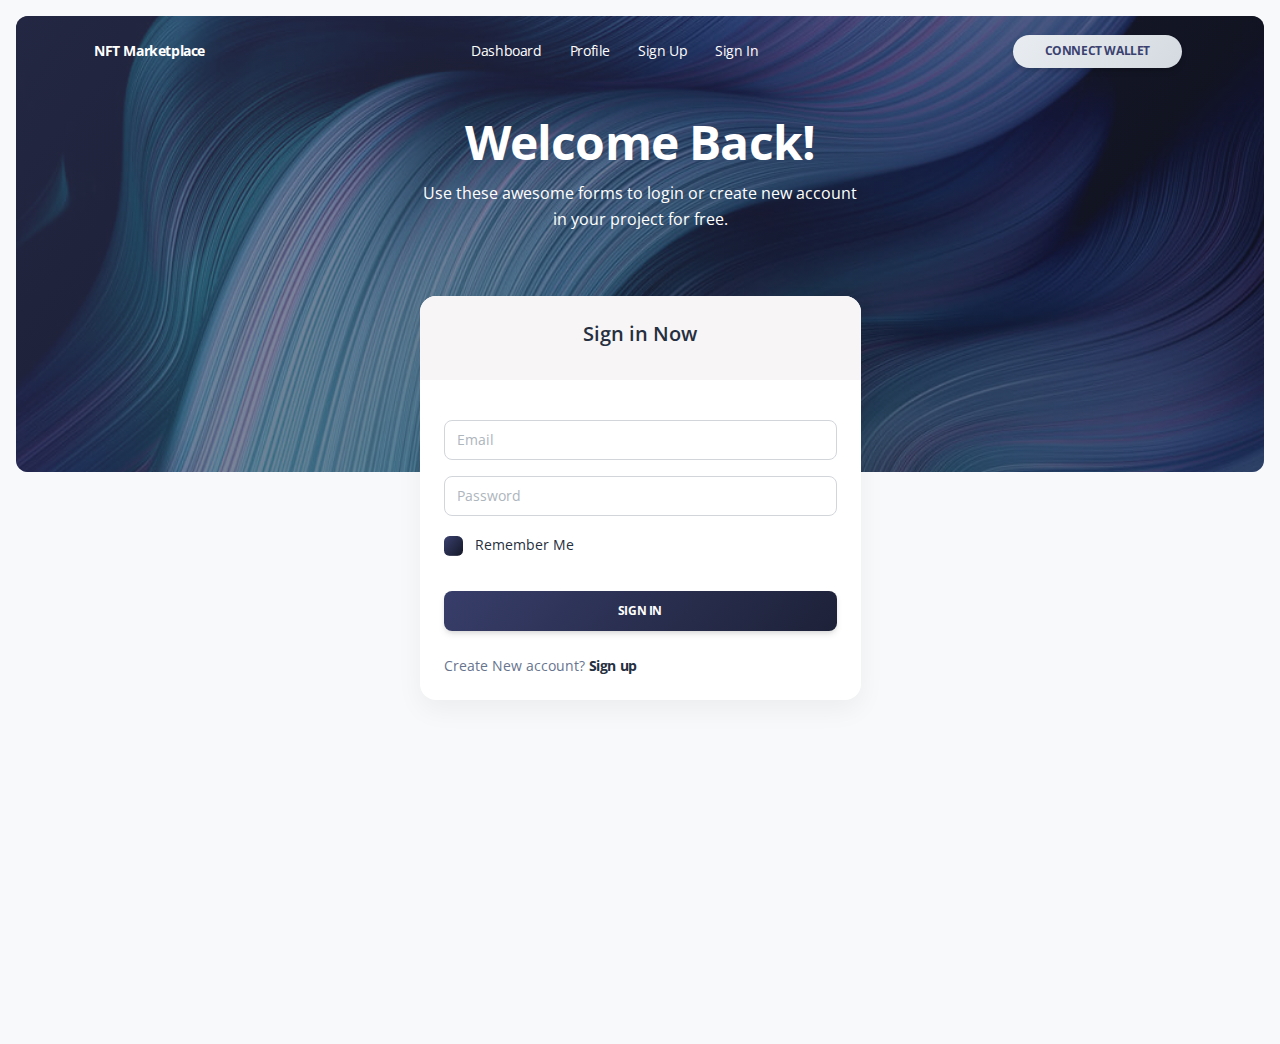
<file: sign-in.html>
<!DOCTYPE html>
<html lang="en">

<head>
  <meta charset="utf-8" />
  <meta name="viewport" content="width=device-width, initial-scale=1, shrink-to-fit=no">
  <link rel="apple-touch-icon" sizes="76x76" href="assets/img/apple-icon.png">
  <link rel="icon" type="image/png" href="assets/img/favicon.png">
  <title>
    NFT Marketplace
  </title>
  <!--     Fonts and icons     -->
  <link href="https://fonts.googleapis.com/css?family=Open+Sans:300,400,600,700" rel="stylesheet" />
  <!-- Nucleo Icons -->
  <link href="assets/css/nucleo-icons.css" rel="stylesheet" />
  <link href="assets/css/nucleo-svg.css" rel="stylesheet" />
  <!-- Font Awesome Icons -->
  <script src="assets/js/fontawesome.js"></script>
  <link href="assets/css/nucleo-svg.css" rel="stylesheet" />
  <!-- CSS Files -->
  <link href="assets/css/bootstrap.css" rel="stylesheet" />
  <link href="assets/css/style.css" rel="stylesheet" />
</head>

<body class="g-sidenav-show  bg-gray-100">
  <!-- Navbar -->
  <nav class="navbar navbar-expand-lg position-absolute top-0 z-index-3 w-100 shadow-none my-3  navbar-transparent mt-4">
    <div class="container">
      <a class="navbar-brand font-weight-bolder ms-lg-0 ms-3 text-white" href="index.html">
        NFT Marketplace
      </a>
      <button class="navbar-toggler shadow-none ms-2"  data-bs-toggle="collapse" data-bs-target="#navigation" aria-controls="navigation" aria-expanded="false" aria-label="Toggle navigation">
        <span class="navbar-toggler-icon mt-2">
          <span class="navbar-toggler-bar bar1"></span>
          <span class="navbar-toggler-bar bar2"></span>
          <span class="navbar-toggler-bar bar3"></span>
        </span>
      </button>
      <div class="collapse navbar-collapse" id="navigation">
        <ul class="navbar-nav mx-auto">
          <li class="nav-item">
            <a class="nav-link d-flex align-items-center me-2 active" aria-current="page" href="index.html">
              <i class="fa fa-chart-pie opacity-6  me-1"></i>
              Dashboard
            </a>
          </li>
          <li class="nav-item">
            <a class="nav-link me-2" href="profile.html">
              <i class="fa fa-user opacity-6  me-1"></i>
              Profile
            </a>
          </li>
          <li class="nav-item">
            <a class="nav-link me-2" href="sign-up.html">
              <i class="fas fa-user-circle opacity-6  me-1"></i>
              Sign Up
            </a>
          </li>
          <li class="nav-item">
            <a class="nav-link me-2" href="sign-in.html">
              <i class="fas fa-key opacity-6  me-1"></i>
              Sign In
            </a>
          </li>
        </ul>
        <ul class="navbar-nav d-lg-block d-none">
          <li class="nav-item">
            <a href="connect-wallet.html" class="btn btn-sm btn-round mb-0 me-1 bg-gradient-light">Connect Wallet</a>
          </li>
        </ul>
      </div>
    </div>
  </nav>
  <!-- End Navbar -->
  <section class="h-100-vh mb-8">
    <div class="page-header align-items-start section-height-50 pt-5 pb-11 m-3 border-radius-lg" style="background-image: url('assets/img/curved-images/curved14.jpg');">
      <span class="mask bg-gradient-dark opacity-6"></span>
      <div class="container">
        <div class="row justify-content-center">
          <div class="col-lg-5 text-center mx-auto">
            <h1 class="text-white mb-2 mt-5">Welcome Back!</h1>
            <p class="text-lead text-white">Use these awesome forms to login or create new account in your project for free.</p>
          </div>
        </div>
      </div>
    </div>
    <div class="container">
      <div class="row mt-lg-n10 mt-md-n11 mt-n10">
        <div class="col-lg-5 col-md-7 mx-auto mb-30">
          <div class="card z-index-0">
            <div class="card-header text-center gray-bg pt-4">
              <h5>Sign in Now</h5>
            </div>
            
            <div class="card-body">
              <form action="post">
                <div class="mb-3 mt-10p"></div>
                 
                <div class="mb-3">
                  <input type="email" class="form-control" placeholder="Email" aria-label="Email" >
                </div>
                <div class="mb-3">
                  <input type="password" class="form-control" placeholder="Password">
                </div>
                <div class="form-check form-check-info text-left">
                  <input class="form-check-input" type="checkbox" value=""  checked>
                  <label class="form-check-label" >
                    Remember Me
                  </label>
                </div>
                <div class="text-center">
                  <button  class="btn bg-gradient-dark w-100 my-4 mb-2">sign in</button>
                </div>
                <p class="text-sm mt-3 mb-0">Create New account? <a href="sign-up.html" class="text-dark font-weight-bolder">Sign up</a></p>
              </form>
            </div>
          </div>
        </div>
      </div>
    </div>
  </section>
  

  <!--   Core JS Files   -->
  <script src="assets/js/core/popper.min.js"></script>
  <script src="assets/js/core/bootstrap.min.js"></script>
  <script src="assets/js/plugins/smooth-scrollbar.min.js"></script>
  <!--  parallax effects, scripts for the example pages etc -->
  <script src="assets/js/scripts.js"></script>
  
</body>

</html>
</file>
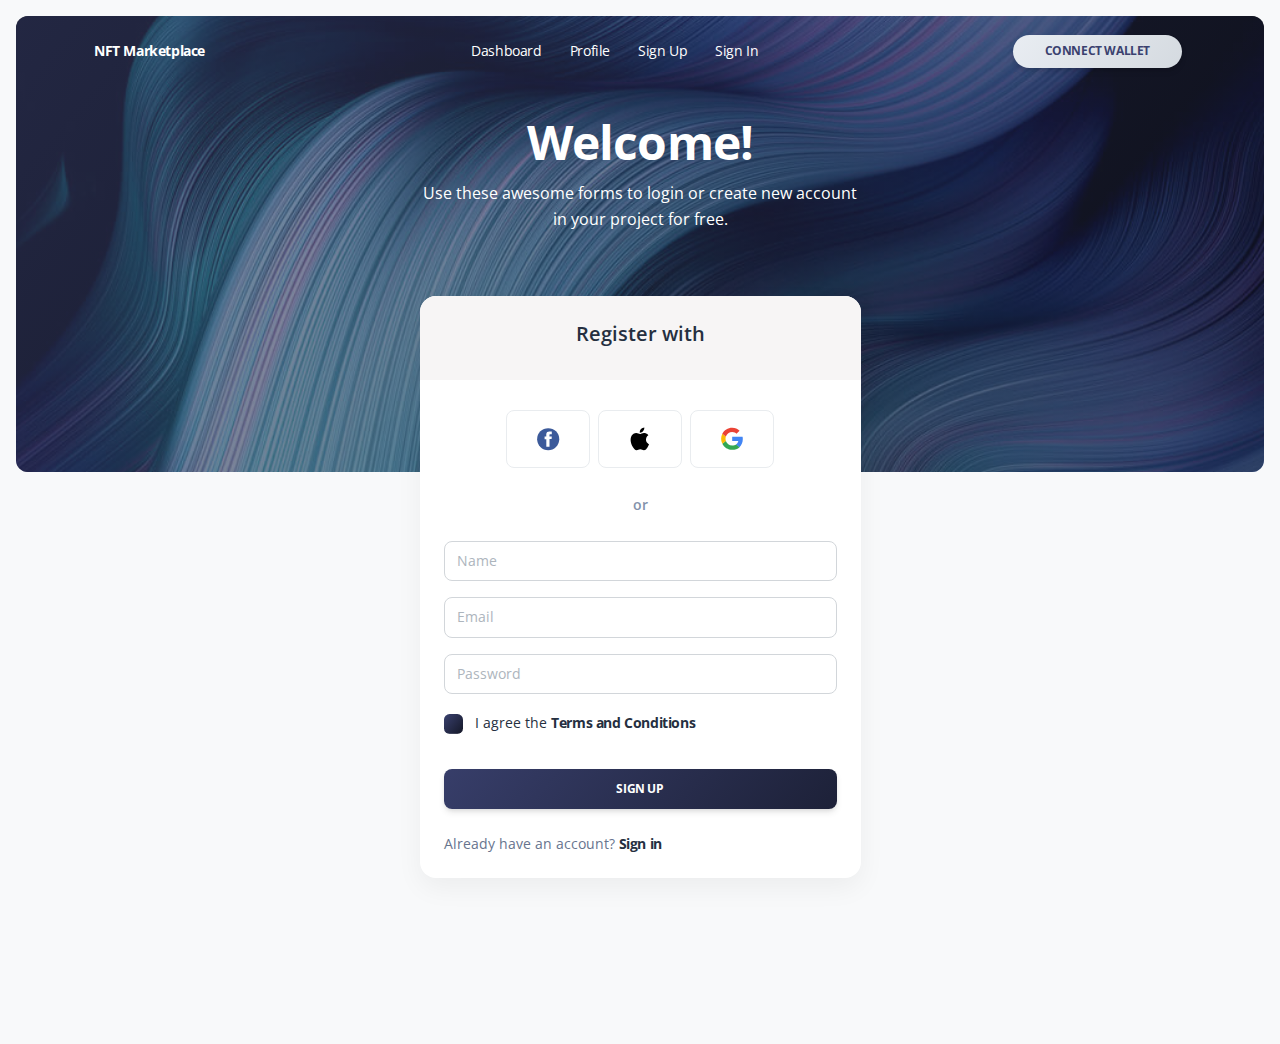
<file: sign-up.html>
<!DOCTYPE html>
<html lang="en">

<head>
  <meta charset="utf-8" />
  <meta name="viewport" content="width=device-width, initial-scale=1, shrink-to-fit=no">
  <link rel="apple-touch-icon" sizes="76x76" href="assets/img/apple-icon.png">
  <link rel="icon" type="image/png" href="assets/img/favicon.png">
  <title>
    NFT Marketplace
  </title>
  <!--     Fonts and icons     -->
  <link href="https://fonts.googleapis.com/css?family=Open+Sans:300,400,600,700" rel="stylesheet" />
  <!-- Nucleo Icons -->
  <link href="assets/css/nucleo-icons.css" rel="stylesheet" />
  <link href="assets/css/nucleo-svg.css" rel="stylesheet" />
  <!-- Font Awesome Icons -->
  <script src="assets/js/fontawesome.js"></script>
  <link href="assets/css/nucleo-svg.css" rel="stylesheet" />
  <!-- CSS Files -->
  <link href="assets/css/bootstrap.css" rel="stylesheet" />
  <link href="assets/css/style.css" rel="stylesheet" />
</head>

<body class="g-sidenav-show  bg-gray-100">
  <!-- Navbar -->
  <nav class="navbar navbar-expand-lg position-absolute top-0 z-index-3 w-100 shadow-none my-3  navbar-transparent mt-4">
    <div class="container">
      <a class="navbar-brand font-weight-bolder ms-lg-0 ms-3 text-white" href="index.html">
        NFT Marketplace
      </a>
      <button class="navbar-toggler shadow-none ms-2"  data-bs-toggle="collapse" data-bs-target="#navigation" aria-controls="navigation" aria-expanded="false" aria-label="Toggle navigation">
        <span class="navbar-toggler-icon mt-2">
          <span class="navbar-toggler-bar bar1"></span>
          <span class="navbar-toggler-bar bar2"></span>
          <span class="navbar-toggler-bar bar3"></span>
        </span>
      </button>
      <div class="collapse navbar-collapse" id="navigation">
        <ul class="navbar-nav mx-auto">
          <li class="nav-item">
            <a class="nav-link d-flex align-items-center me-2 active" aria-current="page" href="index.html">
              <i class="fa fa-chart-pie opacity-6  me-1"></i>
              Dashboard
            </a>
          </li>
          <li class="nav-item">
            <a class="nav-link me-2" href="profile.html">
              <i class="fa fa-user opacity-6  me-1"></i>
              Profile
            </a>
          </li>
          <li class="nav-item">
            <a class="nav-link me-2" href="sign-up.html">
              <i class="fas fa-user-circle opacity-6  me-1"></i>
              Sign Up
            </a>
          </li>
          <li class="nav-item">
            <a class="nav-link me-2" href="sign-in.html">
              <i class="fas fa-key opacity-6  me-1"></i>
              Sign In
            </a>
          </li>
        </ul>
        <ul class="navbar-nav d-lg-block d-none">
          <li class="nav-item">
            <a href="connect-wallet.html" class="btn btn-sm btn-round mb-0 me-1 bg-gradient-light">Connect Wallet</a>
          </li>
        </ul>
      </div>
    </div>
  </nav>
  <!-- End Navbar -->
  <section class="h-100-vh mb-8">
    <div class="page-header align-items-start section-height-50 pt-5 pb-11 m-3 border-radius-lg" style="background-image: url('assets/img/curved-images/curved14.jpg');">
      <span class="mask bg-gradient-dark opacity-6"></span>
      <div class="container">
        <div class="row justify-content-center">
          <div class="col-lg-5 text-center mx-auto">
            <h1 class="text-white mb-2 mt-5">Welcome!</h1>
            <p class="text-lead text-white">Use these awesome forms to login or create new account in your project for free.</p>
          </div>
        </div>
      </div>
    </div>
    <div class="container">
      <div class="row mt-lg-n10 mt-md-n11 mt-n10">
        <div class="col-lg-5 col-md-7 mx-auto mb-30">
          <div class="card z-index-0">
            <div class="card-header gray-bg text-center pt-4">
              <h5>Register with</h5>
            </div>
            <div class="row px-xl-5 px-sm-4 px-3 mt-30">
              <div class="col-3 ms-auto px-1">
                <a class="btn btn-outline-light w-100" href="javascript:;">
                  <svg width="24px" height="32px" viewBox="0 0 64 64" version="1.1" xmlns="http://www.w3.org/2000/svg" xmlns:xlink="http://www.w3.org/1999/xlink">
                    <g stroke="none" stroke-width="1" fill="none" fill-rule="evenodd">
                      <g id="facebook-3" transform="translate(3.000000, 3.000000)" fill-rule="nonzero">
                        <circle id="Oval" fill="#3C5A9A" cx="29.5091719" cy="29.4927506" r="29.4882047"></circle>
                        <path d="M39.0974944,9.05587273 L32.5651312,9.05587273 C28.6886088,9.05587273 24.3768224,10.6862851 24.3768224,16.3054653 C24.395747,18.2634019 24.3768224,20.1385313 24.3768224,22.2488655 L19.8922122,22.2488655 L19.8922122,29.3852113 L24.5156022,29.3852113 L24.5156022,49.9295284 L33.0113092,49.9295284 L33.0113092,29.2496356 L38.6187742,29.2496356 L39.1261316,22.2288395 L32.8649196,22.2288395 C32.8649196,22.2288395 32.8789377,19.1056932 32.8649196,18.1987181 C32.8649196,15.9781412 35.1755132,16.1053059 35.3144932,16.1053059 C36.4140178,16.1053059 38.5518876,16.1085101 39.1006986,16.1053059 L39.1006986,9.05587273 L39.0974944,9.05587273 L39.0974944,9.05587273 Z"  fill="#FFFFFF"></path>
                      </g>
                    </g>
                  </svg>
                </a>
              </div>
              <div class="col-3 px-1">
                <a class="btn btn-outline-light w-100" href="javascript:;">
                  <svg width="24px" height="32px" viewBox="0 0 64 64" version="1.1" xmlns="http://www.w3.org/2000/svg" xmlns:xlink="http://www.w3.org/1999/xlink">
                    <g stroke="none" stroke-width="1" fill="none" fill-rule="evenodd">
                      <g id="apple-black" transform="translate(7.000000, 0.564551)" fill="#000000" fill-rule="nonzero">
                        <path d="M40.9233048,32.8428307 C41.0078713,42.0741676 48.9124247,45.146088 49,45.1851909 C48.9331634,45.4017274 47.7369821,49.5628653 44.835501,53.8610269 C42.3271952,57.5771105 39.7241148,61.2793611 35.6233362,61.356042 C31.5939073,61.431307 30.2982233,58.9340578 25.6914424,58.9340578 C21.0860585,58.9340578 19.6464932,61.27947 15.8321878,61.4314159 C11.8738936,61.5833617 8.85958554,57.4131833 6.33064852,53.7107148 C1.16284874,46.1373849 -2.78641926,32.3103122 2.51645059,22.9768066 C5.15080028,18.3417501 9.85858819,15.4066355 14.9684701,15.3313705 C18.8554146,15.2562145 22.5241194,17.9820905 24.9003639,17.9820905 C27.275104,17.9820905 31.733383,14.7039812 36.4203248,15.1854154 C38.3824403,15.2681959 43.8902255,15.9888223 47.4267616,21.2362369 C47.1417927,21.4153043 40.8549638,25.1251794 40.9233048,32.8428307 M33.3504628,10.1750144 C35.4519466,7.59650964 36.8663676,4.00699306 36.4804992,0.435448578 C33.4513624,0.558856931 29.7884601,2.48154382 27.6157341,5.05863265 C25.6685547,7.34076135 23.9632549,10.9934525 24.4233742,14.4943068 C27.7996959,14.7590956 31.2488715,12.7551531 33.3504628,10.1750144" ></path>
                      </g>
                    </g>
                  </svg>
                </a>
              </div>
              <div class="col-3 me-auto px-1">
                <a class="btn btn-outline-light w-100" href="javascript:;">
                  <svg width="24px" height="32px" viewBox="0 0 64 64" version="1.1" xmlns="http://www.w3.org/2000/svg" xmlns:xlink="http://www.w3.org/1999/xlink">
                    <g stroke="none" stroke-width="1" fill="none" fill-rule="evenodd">
                      <g id="google-icon" transform="translate(3.000000, 2.000000)" fill-rule="nonzero">
                        <path d="M57.8123233,30.1515267 C57.8123233,27.7263183 57.6155321,25.9565533 57.1896408,24.1212666 L29.4960833,24.1212666 L29.4960833,35.0674653 L45.7515771,35.0674653 C45.4239683,37.7877475 43.6542033,41.8844383 39.7213169,44.6372555 L39.6661883,45.0037254 L48.4223791,51.7870338 L49.0290201,51.8475849 C54.6004021,46.7020943 57.8123233,39.1313952 57.8123233,30.1515267"  fill="#4285F4"></path>
                        <path d="M29.4960833,58.9921667 C37.4599129,58.9921667 44.1456164,56.3701671 49.0290201,51.8475849 L39.7213169,44.6372555 C37.2305867,46.3742596 33.887622,47.5868638 29.4960833,47.5868638 C21.6960582,47.5868638 15.0758763,42.4415991 12.7159637,35.3297782 L12.3700541,35.3591501 L3.26524241,42.4054492 L3.14617358,42.736447 C7.9965904,52.3717589 17.959737,58.9921667 29.4960833,58.9921667"  fill="#34A853"></path>
                        <path d="M12.7159637,35.3297782 C12.0932812,33.4944915 11.7329116,31.5279353 11.7329116,29.4960833 C11.7329116,27.4640054 12.0932812,25.4976752 12.6832029,23.6623884 L12.6667095,23.2715173 L3.44779955,16.1120237 L3.14617358,16.2554937 C1.14708246,20.2539019 0,24.7439491 0,29.4960833 C0,34.2482175 1.14708246,38.7380388 3.14617358,42.736447 L12.7159637,35.3297782"  fill="#FBBC05"></path>
                        <path d="M29.4960833,11.4050769 C35.0347044,11.4050769 38.7707997,13.7975244 40.9011602,15.7968415 L49.2255853,7.66898166 C44.1130815,2.91684746 37.4599129,0 29.4960833,0 C17.959737,0 7.9965904,6.62018183 3.14617358,16.2554937 L12.6832029,23.6623884 C15.0758763,16.5505675 21.6960582,11.4050769 29.4960833,11.4050769"  fill="#EB4335"></path>
                      </g>
                    </g>
                  </svg>
                </a>
              </div>
              <div class="mt-2 position-relative text-center">
                <p class="text-sm font-weight-bold mb-2 text-secondary text-border d-inline z-index-2 bg-white px-3">
                  or
                </p>
              </div>
            </div>
            <div class="card-body">
              <form action="post">
                <div class="mb-3">
                  <input type="text" class="form-control" placeholder="Name" aria-label="Name" >
                </div>
                <div class="mb-3">
                  <input type="email" class="form-control" placeholder="Email" aria-label="Email" >
                </div>
                <div class="mb-3">
                  <input type="password" class="form-control" placeholder="Password">
                </div>
                <div class="form-check form-check-info text-left">
                  <input class="form-check-input" type="checkbox" value=""  checked>
                  <label class="form-check-label" >
                    I agree the <a href="javascript:;" class="text-dark font-weight-bolder">Terms and Conditions</a>
                  </label>
                </div>
                <div class="text-center">
                  <button  class="btn bg-gradient-dark w-100 my-4 mb-2">Sign up</button>
                </div>
                <p class="text-sm mt-3 mb-0">Already have an account? <a href="sign-in.html" class="text-dark font-weight-bolder">Sign in</a></p>
              </form>
            </div>
          </div>
        </div>
      </div>
    </div>
  </section>
  

  <!--   Core JS Files   -->
  <script src="assets/js/core/popper.min.js"></script>
  <script src="assets/js/core/bootstrap.min.js"></script>
  <script src="assets/js/plugins/smooth-scrollbar.min.js"></script>
  <!--  parallax effects, scripts for the example pages etc -->
  <script src="assets/js/scripts.js"></script>
  
</body>

</html>
</file>
<file: assets/css/nucleo-icons.css>
/*--------------------------------

hermes-dashboard-icons Web Font - built using nucleoapp.com
License - nucleoapp.com/license/

-------------------------------- */
@font-face {
  font-family: 'NucleoIcons';
  src: url('../fonts/nucleo-icons.eot');
  src: url('../fonts/nucleo-icons.eot') format('embedded-opentype'), url('../fonts/nucleo-icons.woff2') format('woff2'), url('../fonts/nucleo-icons.woff') format('woff'), url('../fonts/nucleo-icons.ttf') format('truetype'), url('../fonts/nucleo-icons.svg') format('svg');
  font-weight: normal;
  font-style: normal;
}

/*------------------------
    base class definition
-------------------------*/
.ni {
  display: inline-block;
  font: normal normal normal 14px/1 NucleoIcons;
  font-size: inherit;
  text-rendering: auto;
  -webkit-font-smoothing: antialiased;
  -moz-osx-font-smoothing: grayscale;
}

/*------------------------
  change icon size
-------------------------*/
.ni-lg {
  font-size: 1.33333333em;
  line-height: 0.75em;
  vertical-align: -15%;
}

.ni-2x {
  font-size: 2em;
}

.ni-3x {
  font-size: 3em;
}

.ni-4x {
  font-size: 4em;
}

.ni-5x {
  font-size: 5em;
}

/*----------------------------------
  add a square/circle background
-----------------------------------*/
.ni.square,
.ni.circle {
  padding: 0.33333333em;
  vertical-align: -16%;
  background-color: #eee;
}

.ni.circle {
  border-radius: 50%;
}

/*------------------------
  list icons
-------------------------*/
.ni-ul {
  padding-left: 0;
  margin-left: 2.14285714em;
  list-style-type: none;
}

.ni-ul>li {
  position: relative;
}

.ni-ul>li>.ni {
  position: absolute;
  left: -1.57142857em;
  top: 0.14285714em;
  text-align: center;
}

.ni-ul>li>.ni.lg {
  top: 0;
  left: -1.35714286em;
}

.ni-ul>li>.ni.circle,
.ni-ul>li>.ni.square {
  top: -0.19047619em;
  left: -1.9047619em;
}

/*------------------------
  spinning icons
-------------------------*/
.ni.spin {
  -webkit-animation: nc-spin 2s infinite linear;
  -moz-animation: nc-spin 2s infinite linear;
  animation: nc-spin 2s infinite linear;
}

@-webkit-keyframes nc-spin {
  0% {
    -webkit-transform: rotate(0deg);
  }

  100% {
    -webkit-transform: rotate(360deg);
  }
}

@-moz-keyframes nc-spin {
  0% {
    -moz-transform: rotate(0deg);
  }

  100% {
    -moz-transform: rotate(360deg);
  }
}

@keyframes nc-spin {
  0% {
    -webkit-transform: rotate(0deg);
    -moz-transform: rotate(0deg);
    -ms-transform: rotate(0deg);
    -o-transform: rotate(0deg);
    transform: rotate(0deg);
  }

  100% {
    -webkit-transform: rotate(360deg);
    -moz-transform: rotate(360deg);
    -ms-transform: rotate(360deg);
    -o-transform: rotate(360deg);
    transform: rotate(360deg);
  }
}

/*------------------------
  rotated/flipped icons
-------------------------*/
.ni.rotate-90 {
  filter: progid:DXImageTransform.Microsoft.BasicImage(rotation=1);
  -webkit-transform: rotate(90deg);
  -moz-transform: rotate(90deg);
  -ms-transform: rotate(90deg);
  -o-transform: rotate(90deg);
  transform: rotate(90deg);
}

.ni.rotate-180 {
  filter: progid:DXImageTransform.Microsoft.BasicImage(rotation=2);
  -webkit-transform: rotate(180deg);
  -moz-transform: rotate(180deg);
  -ms-transform: rotate(180deg);
  -o-transform: rotate(180deg);
  transform: rotate(180deg);
}

.ni.rotate-270 {
  filter: progid:DXImageTransform.Microsoft.BasicImage(rotation=3);
  -webkit-transform: rotate(270deg);
  -moz-transform: rotate(270deg);
  -ms-transform: rotate(270deg);
  -o-transform: rotate(270deg);
  transform: rotate(270deg);
}

.ni.flip-y {
  filter: progid:DXImageTransform.Microsoft.BasicImage(rotation=0);
  -webkit-transform: scale(-1, 1);
  -moz-transform: scale(-1, 1);
  -ms-transform: scale(-1, 1);
  -o-transform: scale(-1, 1);
  transform: scale(-1, 1);
}

.ni.flip-x {
  filter: progid:DXImageTransform.Microsoft.BasicImage(rotation=2);
  -webkit-transform: scale(1, -1);
  -moz-transform: scale(1, -1);
  -ms-transform: scale(1, -1);
  -o-transform: scale(1, -1);
  transform: scale(1, -1);
}

/*------------------------
    font icons
-------------------------*/

.ni-active-40::before {
  content: "\ea02";
}

.ni-air-baloon::before {
  content: "\ea03";
}

.ni-album-2::before {
  content: "\ea04";
}

.ni-align-center::before {
  content: "\ea05";
}

.ni-align-left-2::before {
  content: "\ea06";
}

.ni-ambulance::before {
  content: "\ea07";
}

.ni-app::before {
  content: "\ea08";
}

.ni-archive-2::before {
  content: "\ea09";
}

.ni-atom::before {
  content: "\ea0a";
}

.ni-badge::before {
  content: "\ea0b";
}

.ni-bag-17::before {
  content: "\ea0c";
}

.ni-basket::before {
  content: "\ea0d";
}

.ni-bell-55::before {
  content: "\ea0e";
}

.ni-bold-down::before {
  content: "\ea0f";
}

.ni-bold-left::before {
  content: "\ea10";
}

.ni-bold-right::before {
  content: "\ea11";
}

.ni-bold-up::before {
  content: "\ea12";
}

.ni-bold::before {
  content: "\ea13";
}

.ni-book-bookmark::before {
  content: "\ea14";
}

.ni-books::before {
  content: "\ea15";
}

.ni-box-2::before {
  content: "\ea16";
}

.ni-briefcase-24::before {
  content: "\ea17";
}

.ni-building::before {
  content: "\ea18";
}

.ni-bulb-61::before {
  content: "\ea19";
}

.ni-bullet-list-67::before {
  content: "\ea1a";
}

.ni-bus-front-12::before {
  content: "\ea1b";
}

.ni-button-pause::before {
  content: "\ea1c";
}

.ni-button-play::before {
  content: "\ea1d";
}

.ni-button-power::before {
  content: "\ea1e";
}

.ni-calendar-grid-58::before {
  content: "\ea1f";
}

.ni-camera-compact::before {
  content: "\ea20";
}

.ni-caps-small::before {
  content: "\ea21";
}

.ni-cart::before {
  content: "\ea22";
}

.ni-chart-bar-32::before {
  content: "\ea23";
}

.ni-chart-pie-35::before {
  content: "\ea24";
}

.ni-chat-round::before {
  content: "\ea25";
}

.ni-check-bold::before {
  content: "\ea26";
}

.ni-circle-08::before {
  content: "\ea27";
}

.ni-cloud-download-95::before {
  content: "\ea28";
}

.ni-cloud-upload-96::before {
  content: "\ea29";
}

.ni-compass-04::before {
  content: "\ea2a";
}

.ni-controller::before {
  content: "\ea2b";
}

.ni-credit-card::before {
  content: "\ea2c";
}

.ni-curved-next::before {
  content: "\ea2d";
}

.ni-delivery-fast::before {
  content: "\ea2e";
}

.ni-diamond::before {
  content: "\ea2f";
}

.ni-email-83::before {
  content: "\ea30";
}

.ni-fat-add::before {
  content: "\ea31";
}

.ni-fat-delete::before {
  content: "\ea32";
}

.ni-fat-remove::before {
  content: "\ea33";
}

.ni-favourite-28::before {
  content: "\ea34";
}

.ni-folder-17::before {
  content: "\ea35";
}

.ni-glasses-2::before {
  content: "\ea36";
}

.ni-hat-3::before {
  content: "\ea37";
}

.ni-headphones::before {
  content: "\ea38";
}

.ni-html5::before {
  content: "\ea39";
}

.ni-istanbul::before {
  content: "\ea3a";
}

.ni-key-25::before {
  content: "\ea3b";
}

.ni-laptop::before {
  content: "\ea3c";
}

.ni-like-2::before {
  content: "\ea3d";
}

.ni-lock-circle-open::before {
  content: "\ea3e";
}

.ni-map-big::before {
  content: "\ea3f";
}

.ni-mobile-button::before {
  content: "\ea40";
}

.ni-money-coins::before {
  content: "\ea41";
}

.ni-note-03::before {
  content: "\ea42";
}

.ni-notification-70::before {
  content: "\ea43";
}

.ni-palette::before {
  content: "\ea44";
}

.ni-paper-diploma::before {
  content: "\ea45";
}

.ni-pin-3::before {
  content: "\ea46";
}

.ni-planet::before {
  content: "\ea47";
}

.ni-ruler-pencil::before {
  content: "\ea48";
}

.ni-satisfied::before {
  content: "\ea49";
}

.ni-scissors::before {
  content: "\ea4a";
}

.ni-send::before {
  content: "\ea4b";
}

.ni-settings-gear-65::before {
  content: "\ea4c";
}

.ni-settings::before {
  content: "\ea4d";
}

.ni-single-02::before {
  content: "\ea4e";
}

.ni-single-copy-04::before {
  content: "\ea4f";
}

.ni-sound-wave::before {
  content: "\ea50";
}

.ni-spaceship::before {
  content: "\ea51";
}

.ni-square-pin::before {
  content: "\ea52";
}

.ni-support-16::before {
  content: "\ea53";
}

.ni-tablet-button::before {
  content: "\ea54";
}

.ni-tag::before {
  content: "\ea55";
}

.ni-tie-bow::before {
  content: "\ea56";
}

.ni-time-alarm::before {
  content: "\ea57";
}

.ni-trophy::before {
  content: "\ea58";
}

.ni-tv-2::before {
  content: "\ea59";
}

.ni-umbrella-13::before {
  content: "\ea5a";
}

.ni-user-run::before {
  content: "\ea5b";
}

.ni-vector::before {
  content: "\ea5c";
}

.ni-watch-time::before {
  content: "\ea5d";
}

.ni-world::before {
  content: "\ea5e";
}

.ni-zoom-split-in::before {
  content: "\ea5f";
}

.ni-collection::before {
  content: "\ea60";
}

.ni-image::before {
  content: "\ea61";
}

.ni-shop::before {
  content: "\ea62";
}

.ni-ungroup::before {
  content: "\ea63";
}

.ni-world-2::before {
  content: "\ea64";
}

.ni-ui-04::before {
  content: "\ea65";
}


/* all icon font classes list here */
</file>
<file: assets/css/nucleo-svg.css>
/* Generated using nucleoapp.com */
/* --------------------------------

Icon colors

-------------------------------- */

.icon {
  display: inline-block;
  /* icon primary color */
  color: #111111;
  height: 1em;
  width: 1em;
}

.icon use {
  /* icon secondary color - fill */
  fill: #7ea6f6;
}

.icon.icon-outline use {
  /* icon secondary color - stroke */
  stroke: #7ea6f6;
}

/* --------------------------------

Change icon size

-------------------------------- */

.icon-xs {
  height: 0.5em;
  width: 0.5em;
}

.icon-sm {
  height: 0.8em;
  width: 0.8em;
}

.icon-lg {
  height: 1.6em;
  width: 1.6em;
}

.icon-xl {
  height: 2em;
  width: 2em;
}

/* -------------------------------- 

Align icon and text 

-------------------------------- */

.icon-text-aligner {
  /* add this class to parent element that contains icon + text */
  display: flex;
  align-items: center;
}

.icon-text-aligner .icon {
  color: inherit;
  margin-right: 0.4em;
}

.icon-text-aligner .icon use {
  color: inherit;
  fill: currentColor;
}

.icon-text-aligner .icon.icon-outline use {
  stroke: currentColor;
}

/* -------------------------------- 

Icon reset values - used to enable color customizations

-------------------------------- */

.icon {
  fill: currentColor;
  stroke: none;
}

.icon.icon-outline {
  fill: none;
  stroke: currentColor;
}

.icon use {
  stroke: none;
}

.icon.icon-outline use {
  fill: none;
}

/* -------------------------------- 

Stroke effects - Nucleo outline icons

- 16px icons -> up to 1px stroke (16px outline icons do not support stroke changes)
- 24px, 32px icons -> up to 2px stroke
- 48px, 64px icons -> up to 4px stroke

-------------------------------- */

.icon-outline.icon-stroke-1 {
  stroke-width: 1px;
}

.icon-outline.icon-stroke-2 {
  stroke-width: 2px;
}

.icon-outline.icon-stroke-3 {
  stroke-width: 3px;
}

.icon-outline.icon-stroke-4 {
  stroke-width: 4px;
}

.icon-outline.icon-stroke-1 use,
.icon-outline.icon-stroke-3 use {
  -webkit-transform: translateX(0.5px) translateY(0.5px);
  -moz-transform: translateX(0.5px) translateY(0.5px);
  -ms-transform: translateX(0.5px) translateY(0.5px);
  -o-transform: translateX(0.5px) translateY(0.5px);
  transform: translateX(0.5px) translateY(0.5px);
}
</file>
<file: assets/css/style.css>
/*** 
====================================================================
  Table of contents
====================================================================

- General Css Styles
- Header Area style
- Welcome Area Styles 
- Partners area style
- About us area style 
- services-block-four style 
- Demo-video area style 
- Trust area style 
- services area style 
- Call-to-action area style
- Video area style 
- Gallery area style 
- Cool-facts style 
- Price table style
- Testimonials area style 
- Team area style
- Blog area style 
- Contact us style 
- FAQ style -Timeline style 
- Footer area style 

***/

/*** 

====================================================================
  General css style
====================================================================

***/
.breadcrumb-header{
  justify-content: center;
  text-align: center;
}
.con-wrapper{
  position: relative;
}
.con-wrapper h2{
  color: #fff
}
.con-wrapper p{
  color: #eee;
  font-weight: 600;
  margin-bottom: 0
}
.con-wrapper p span{color: #fff}
.avatar {
  color: #fff;
  display: inline-flex;
  align-items: center;
  justify-content: center;
  font-size: 1rem;
  border-radius: 0.75rem;
  height: 48px;
  width: 48px;
  transition: all .2s ease-in-out;
}

.avatar img {
  width: 100%;
}
.avatar.v2{
  position: relative;
  height: 60px;
  width: 60px;
}
.avatar.v2 .author-num{
  color: #fff;
  position: absolute;
  top: -5px;
  right: -10px;
  width: 25px;
  font-size: 11px;
  height: 25px;
  line-height: 20px;
  background: #f50386;
  border: 2px solid #eee;
  border-radius: 50%;
  text-align: center;
  font-weight: 700;
  box-shadow: 0 20px 27px 0 rgb(0 0 0 / 5%);
}
.auth-earning{
  border: 1px solid;
  border-radius: 5px;
  font-size: 12px;
  font-weight: 600;
  padding: 5px 8px;
}
.autho-link{
  padding: 0;
  margin-bottom: 0 !important;
  color: #67748e !important;
  font-weight: 500 !important;
}
.autho-link:hover{
  color: #cb0c9f !important
}
.avatar+.avatar-content {
  display: inline-block;
  margin-left: 0.75rem;
}
.gradient-text{
  font-weight: bold;
  display: inline-block;
  background-image: linear-gradient(310deg, #7928CA 0%, #FF0080 100%);
  -webkit-background-clip: text;
  -webkit-text-fill-color: transparent;
  background-clip: text;
  text-fill-color: transparent;
}
.avatar.avatar-raised {
  margin-top: -24px;
}

.avatar.avatar-scale-up:hover {
  transform: scale(1.2);
}

.active .avatar.avatar-scale-up {
  transform: scale(1.2);
}

.avatar-xxl {
  width: 110px !important;
  height: 110px !important;
}

.avatar-xxl.avatar-raised {
  margin-top: -55px;
}

.avatar-xl {
  width: 74px !important;
  height: 74px !important;
}

.avatar-xl.avatar-raised {
  margin-top: -37px;
}

.avatar-lg {
  width: 58px !important;
  height: 58px !important;
  font-size: 0.875rem;
}

.avatar-lg.avatar-raised {
  margin-top: -29px;
}

.avatar-sm {
  width: 36px !important;
  height: 36px !important;
  font-size: 0.875rem;
}

.avatar-sm.avatar-raised {
  margin-top: -18px;
}

.avatar-xs {
  width: 24px !important;
  height: 24px !important;
  font-size: 0.75rem;
}

.avatar-xs.avatar-raised {
  margin-top: -12px;
}

.avatar-group .avatar {
  position: relative;
  z-index: 2;
  border: 2px solid #fff;
}

.avatar-group .avatar:hover {
  z-index: 3;
}

.avatar-group .avatar+.avatar {
  margin-left: -1rem;
}

.badge.bg-primary {
  background: #cb0c9f;
}

.badge.bg-secondary {
  background: #8392AB;
}

.badge.bg-success {
  background: #82d616;
}

.badge.bg-info {
  background: #17c1e8;
}

.badge.bg-warning {
  background: #f53939;
}

.badge.bg-danger {
  background: #ea0606;
}

.badge.bg-light {
  background: #e9ecef;
}

.badge.bg-dark {
  background: #252f40;
}

.badge.bg-white {
  background: #fff;
}

.badge {
  text-transform: uppercase;
}

.btn {
  margin-bottom: 1rem;
  letter-spacing: -0.025rem;
  text-transform: uppercase;
  box-shadow: 0 4px 7px -1px rgba(0, 0, 0, 0.11), 0 2px 4px -1px rgba(0, 0, 0, 0.07);
  background-size: 150%;
  background-position-x: 25%;
}

.btn:not([class*="btn-outline-"]) {
  border: 0;
}

.btn:active,
.btn:active:focus,
.btn:active:hover {
  box-shadow: 0 3px 5px -1px rgba(0, 0, 0, 0.09), 0 2px 3px -1px rgba(0, 0, 0, 0.07);
  transform: scale(1);
  opacity: 0.85;
}

.btn:hover:not(.btn-icon-only) {
  box-shadow: 0 3px 5px -1px rgba(0, 0, 0, 0.09), 0 2px 3px -1px rgba(0, 0, 0, 0.07);
  transform: scale(1.02);
}

.btn.bg-white:hover {
  color: #67748e;
}

.btn.btn-link {
  box-shadow: none;
  font-weight: 700;
}

.btn.btn-link:hover,
.btn.btn-link:focus {
  box-shadow: none;
}

.btn.btn-round {
  border-radius: 1.875rem;
}

.btn.btn-icon-only {
  width: 2.375rem;
  height: 2.375rem;
  padding: 0.7rem 0.7rem;
}

.btn.btn-sm.btn-icon-only,
.btn-group-sm>.btn.btn-icon-only {
  width: 1.5875rem;
  height: 1.5875rem;
  padding: 0.3rem 0.3rem;
}

.btn.btn-sm i,
.btn-group-sm>.btn i {
  font-size: 0.5rem;
}

.btn.btn-lg.btn-icon-only,
.btn-group-lg>.btn.btn-icon-only {
  width: 3.25rem;
  height: 3.25rem;
  padding: 1rem 1rem;
}

.btn.btn-lg i,
.btn-group-lg>.btn i {
  font-size: 1.2rem;
  position: relative;
  top: 2px;
}

.btn.btn-rounded {
  border-radius: 1.875rem;
}

.icon-move-right i {
  transition: all 0.2s cubic-bezier(0.34, 1.61, 0.7, 1.3);
}

.icon-move-right:hover i,
.icon-move-right:focus i {
  transform: translateX(5px);
}

.icon-move-left i {
  transition: all 0.2s cubic-bezier(0.34, 1.61, 0.7, 1.3);
}

.icon-move-left:hover i,
.icon-move-left:focus i {
  transform: translateX(-5px);
}

.btn-primary:hover,
.btn.bg-gradient-primary:hover {
  background-color: #cb0c9f;
  border-color: #cb0c9f;
}

.btn-primary .btn.bg-outline-primary,
.btn.bg-gradient-primary .btn.bg-outline-primary {
  border: 1px solid #cb0c9f;
}

.btn-primary:not(:disabled):not(.disabled).active,
.btn-primary:not(:disabled):not(.disabled):active,
.show>.btn-primary.dropdown-toggle,
.btn.bg-gradient-primary:not(:disabled):not(.disabled).active,
.btn.bg-gradient-primary:not(:disabled):not(.disabled):active,
.show>.btn.bg-gradient-primary.dropdown-toggle {
  color: color-yiq(#cb0c9f);
  background-color: #cb0c9f;
}

.btn-primary.focus,
.btn-primary:focus,
.btn.bg-gradient-primary.focus,
.btn.bg-gradient-primary:focus {
  color: #fff;
}

.btn-outline-primary {
  box-shadow: none;
}

.btn-outline-primary:hover:not(.active) {
  background-color: transparent;
  opacity: .75;
  box-shadow: none;
  color: #cb0c9f;
}

.btn-secondary:hover,
.btn.bg-gradient-secondary:hover {
  background-color: #8392AB;
  border-color: #8392AB;
}

.btn-secondary .btn.bg-outline-secondary,
.btn.bg-gradient-secondary .btn.bg-outline-secondary {
  border: 1px solid #8392AB;
}

.btn-secondary:not(:disabled):not(.disabled).active,
.btn-secondary:not(:disabled):not(.disabled):active,
.show>.btn-secondary.dropdown-toggle,
.btn.bg-gradient-secondary:not(:disabled):not(.disabled).active,
.btn.bg-gradient-secondary:not(:disabled):not(.disabled):active,
.show>.btn.bg-gradient-secondary.dropdown-toggle {
  color: color-yiq(#8392AB);
  background-color: #8392AB;
}

.btn-secondary.focus,
.btn-secondary:focus,
.btn.bg-gradient-secondary.focus,
.btn.bg-gradient-secondary:focus {
  color: #fff;
}

.btn-outline-secondary {
  box-shadow: none;
}

.btn-outline-secondary:hover:not(.active) {
  background-color: transparent;
  opacity: .75;
  box-shadow: none;
  color: #8392AB;
}

.btn-success:hover,
.btn.bg-gradient-success:hover {
  background-color: #82d616;
  border-color: #82d616;
}

.btn-success .btn.bg-outline-success,
.btn.bg-gradient-success .btn.bg-outline-success {
  border: 1px solid #82d616;
}

.btn-success:not(:disabled):not(.disabled).active,
.btn-success:not(:disabled):not(.disabled):active,
.show>.btn-success.dropdown-toggle,
.btn.bg-gradient-success:not(:disabled):not(.disabled).active,
.btn.bg-gradient-success:not(:disabled):not(.disabled):active,
.show>.btn.bg-gradient-success.dropdown-toggle {
  color: color-yiq(#82d616);
  background-color: #82d616;
}

.btn-success.focus,
.btn-success:focus,
.btn.bg-gradient-success.focus,
.btn.bg-gradient-success:focus {
  color: #fff;
}

.btn-outline-success {
  box-shadow: none;
}

.btn-outline-success:hover:not(.active) {
  background-color: transparent;
  opacity: .75;
  box-shadow: none;
  color: #82d616;
}

.btn-info:hover,
.btn.bg-gradient-info:hover {
  background-color: #17c1e8;
  border-color: #17c1e8;
}

.btn-info .btn.bg-outline-info,
.btn.bg-gradient-info .btn.bg-outline-info {
  border: 1px solid #17c1e8;
}

.btn-info:not(:disabled):not(.disabled).active,
.btn-info:not(:disabled):not(.disabled):active,
.show>.btn-info.dropdown-toggle,
.btn.bg-gradient-info:not(:disabled):not(.disabled).active,
.btn.bg-gradient-info:not(:disabled):not(.disabled):active,
.show>.btn.bg-gradient-info.dropdown-toggle {
  color: color-yiq(#17c1e8);
  background-color: #17c1e8;
}

.btn-info.focus,
.btn-info:focus,
.btn.bg-gradient-info.focus,
.btn.bg-gradient-info:focus {
  color: #fff;
}

.btn-outline-info {
  box-shadow: none;
}

.btn-outline-info:hover:not(.active) {
  background-color: transparent;
  opacity: .75;
  box-shadow: none;
  color: #17c1e8;
}

.btn-warning:hover,
.btn.bg-gradient-warning:hover {
  background-color: #f53939;
  border-color: #f53939;
}

.btn-warning .btn.bg-outline-warning,
.btn.bg-gradient-warning .btn.bg-outline-warning {
  border: 1px solid #f53939;
}

.btn-warning:not(:disabled):not(.disabled).active,
.btn-warning:not(:disabled):not(.disabled):active,
.show>.btn-warning.dropdown-toggle,
.btn.bg-gradient-warning:not(:disabled):not(.disabled).active,
.btn.bg-gradient-warning:not(:disabled):not(.disabled):active,
.show>.btn.bg-gradient-warning.dropdown-toggle {
  color: color-yiq(#f53939);
  background-color: #f53939;
}

.btn-warning.focus,
.btn-warning:focus,
.btn.bg-gradient-warning.focus,
.btn.bg-gradient-warning:focus {
  color: #fff;
}

.btn-outline-warning {
  box-shadow: none;
}

.btn-outline-warning:hover:not(.active) {
  background-color: transparent;
  opacity: .75;
  box-shadow: none;
  color: #f53939;
}

.btn-danger:hover,
.btn.bg-gradient-danger:hover {
  background-color: #ea0606;
  border-color: #ea0606;
}

.btn-danger .btn.bg-outline-danger,
.btn.bg-gradient-danger .btn.bg-outline-danger {
  border: 1px solid #ea0606;
}

.btn-danger:not(:disabled):not(.disabled).active,
.btn-danger:not(:disabled):not(.disabled):active,
.show>.btn-danger.dropdown-toggle,
.btn.bg-gradient-danger:not(:disabled):not(.disabled).active,
.btn.bg-gradient-danger:not(:disabled):not(.disabled):active,
.show>.btn.bg-gradient-danger.dropdown-toggle {
  color: color-yiq(#ea0606);
  background-color: #ea0606;
}

.btn-danger.focus,
.btn-danger:focus,
.btn.bg-gradient-danger.focus,
.btn.bg-gradient-danger:focus {
  color: #fff;
}

.btn-outline-danger {
  box-shadow: none;
}

.btn-outline-danger:hover:not(.active) {
  background-color: transparent;
  opacity: .75;
  box-shadow: none;
  color: #ea0606;
}

.btn-light:hover,
.btn.bg-gradient-light:hover {
  background-color: #e9ecef;
  border-color: #e9ecef;
}

.btn-light .btn.bg-outline-light,
.btn.bg-gradient-light .btn.bg-outline-light {
  border: 1px solid #e9ecef;
}

.btn-light:not(:disabled):not(.disabled).active,
.btn-light:not(:disabled):not(.disabled):active,
.show>.btn-light.dropdown-toggle,
.btn.bg-gradient-light:not(:disabled):not(.disabled).active,
.btn.bg-gradient-light:not(:disabled):not(.disabled):active,
.show>.btn.bg-gradient-light.dropdown-toggle {
  color: color-yiq(#e9ecef);
  background-color: #e9ecef;
}

.btn-outline-light {
  box-shadow: none;
}

.btn-outline-light:hover:not(.active) {
  background-color: transparent;
  opacity: .75;
  box-shadow: none;
  color: #e9ecef;
}

.btn-dark:hover,
.btn.bg-gradient-dark:hover {
  background-color: #252f40;
  border-color: #252f40;
}

.btn-dark .btn.bg-outline-dark,
.btn.bg-gradient-dark .btn.bg-outline-dark {
  border: 1px solid #252f40;
}

.btn-dark:not(:disabled):not(.disabled).active,
.btn-dark:not(:disabled):not(.disabled):active,
.show>.btn-dark.dropdown-toggle,
.btn.bg-gradient-dark:not(:disabled):not(.disabled).active,
.btn.bg-gradient-dark:not(:disabled):not(.disabled):active,
.show>.btn.bg-gradient-dark.dropdown-toggle {
  color: color-yiq(#252f40);
  background-color: #252f40;
}

.btn-dark.focus,
.btn-dark:focus,
.btn.bg-gradient-dark.focus,
.btn.bg-gradient-dark:focus {
  color: #fff;
}

.btn-outline-dark {
  box-shadow: none;
}

.btn-outline-dark:hover:not(.active) {
  background-color: transparent;
  opacity: .75;
  box-shadow: none;
  color: #252f40;
}

.btn-white:hover,
.btn.bg-gradient-white:hover {
  background-color: #fff;
  border-color: #fff;
}

.btn-white .btn.bg-outline-white,
.btn.bg-gradient-white .btn.bg-outline-white {
  border: 1px solid #fff;
}

.btn-white:not(:disabled):not(.disabled).active,
.btn-white:not(:disabled):not(.disabled):active,
.show>.btn-white.dropdown-toggle,
.btn.bg-gradient-white:not(:disabled):not(.disabled).active,
.btn.bg-gradient-white:not(:disabled):not(.disabled):active,
.show>.btn.bg-gradient-white.dropdown-toggle {
  color: color-yiq(#fff);
  background-color: #fff;
}

.btn-outline-white {
  box-shadow: none;
}

.btn-outline-white:hover:not(.active) {
  background-color: transparent;
  opacity: .75;
  box-shadow: none;
  color: #fff;
}

.btn-outline-white {
  border-color: rgba(255, 255, 255, 0.75);
  background: rgba(255, 255, 255, 0.1);
}

.btn-primary,
.btn.bg-gradient-primary {
  color: #fff;
}

.btn-primary:hover,
.btn.bg-gradient-primary:hover {
  color: #fff;
}

.btn-secondary,
.btn.bg-gradient-secondary {
  color: #fff;
}

.btn-secondary:hover,
.btn.bg-gradient-secondary:hover {
  color: #fff;
}

.btn-danger,
.btn.bg-gradient-danger {
  color: #fff;
}

.btn-danger:hover,
.btn.bg-gradient-danger:hover {
  color: #fff;
}

.btn-info,
.btn.bg-gradient-info {
  color: #fff;
}

.btn-info:hover,
.btn.bg-gradient-info:hover {
  color: #fff;
}

.btn-success,
.btn.bg-gradient-success {
  color: #fff;
}

.btn-success:hover,
.btn.bg-gradient-success:hover {
  color: #fff;
}

.btn-warning,
.btn.bg-gradient-warning {
  color: #fff;
}

.btn-warning:hover,
.btn.bg-gradient-warning:hover {
  color: #fff;
}

.btn-dark,
.btn.bg-gradient-dark {
  color: #fff;
}

.btn-dark:hover,
.btn.bg-gradient-dark:hover {
  color: #fff;
}

.btn-light,
.btn.bg-gradient-light {
  color: #3A416F;
}

.btn-light:hover,
.btn.bg-gradient-light:hover {
  color: #3A416F;
}

.breadcrumb-item {
  font-size: 0.875rem;
}

.breadcrumb-item.text-white::before {
  color: #fff;
}

.breadcrumb-dark {
  background-color: #252f40;
}

.breadcrumb-dark .breadcrumb-item {
  font-weight: 600;
}

.breadcrumb-dark .breadcrumb-item a {
  color: #f8f9fa;
}

.breadcrumb-dark .breadcrumb-item a:hover {
  color: #fff;
}

.breadcrumb-dark .breadcrumb-item+.breadcrumb-item::before {
  color: #adb5bd;
}

.breadcrumb-dark .breadcrumb-item.active {
  color: #dee2e6;
}

.breadcrumb-links {
  padding: 0;
  margin: 0;
  background: transparent;
}
.mt-10p{margin-top: 10px !important}
.mt-15p{margin-top: 15px !important}
.mt-20{margin-top: 20px !important}
.mt-30{margin-top: 30px !important}
.mb-30{margin-bottom: 30px !important}
.mb-20{margin-bottom: 20px !important}
.mb-15{margin-bottom: 15px !important}
.pb-0{padding-bottom: 0}
.dropdown-menu.relative{
  position: relative;
  width: auto;
}
.dropdown-menu.relative .dropdown-item{
  padding: 0
}
.dropdown-menu.relative .dropdown-item:hover{background: #fff}
.auction-timer{
  display: flex;
  align-items: center;
  position: absolute;
  padding: 3px;
  top: 30px;
  left: 25px;
  background: linear-gradient(310deg, #7928CA 0%, #FF0080 100%);
  padding-right: 15px;
  border: 2px solid #eee;
  border-radius: 30px;
}
.auction-timer p{
  font-size: 13px;
  margin-bottom: 0;
  color: #fff;
  padding-left: 10px;
}

.item-owner{
  position: relative;
  width: 60px;
  height: 60px;
  padding: 5px;
  border-radius: 50%;
  overflow: hidden;
  border: 3px dotted #cc10a0;
  transform: translateY(-50%);
  top: 30px;
  left: 70%;
  margin-top: -30px;
}
.item-owner.v2{
  transform: translate(-50%, -50%);
    top: 30px;
    left: 50%;
}
.item-owner img{
  width: 100%;
  border-radius: 50%
}
.card {
  box-shadow: 0 10px 27px 0 rgba(0, 0, 0, 0.05);
}
.card-blog{
  border: 2px solid #ddd;
  position: relative;
  padding: 10px;
  margin-bottom: 30px;
}
.card .card-header {
  padding: 1.5rem;
}
.gray-bg{
  background: #f7f5f5
}
.grayer-bg{
  background: #e2e4e8
}
.upload-div{
  display: block;
    width: 100%;
    margin: 15px 0;
    padding: 40px;
    text-align: center;
    background-color: #fff;
    border: 1px solid #d2d6da;
    appearance: none;
    border-radius: 0.5rem;
}
.card .card-body {
  font-family: "Open Sans";
  padding: 1.5rem;
}
.item-cont{padding-top: 0 !important}
.card.card-plain {
  background-color: transparent;
  box-shadow: none;
}

.card .card-footer {
  padding: 1.5rem;
  background-color: transparent;
}

.author {
  display: flex;
}

.author .name>span {
  line-height: 1.571;
  font-weight: 600;
  font-size: 0.875rem;
  color: #3A416F;
}

.author .stats {
  font-size: 0.875rem;
  font-weight: 400;
}

.card.card-background {
  align-items: center;
}

.card.card-background .full-background {
  background-position: 50%;
  background-size: cover;
  margin-bottom: 30px;
  width: 100%;
  height: 100%;
  position: absolute;
  border-radius: 1rem;
}

.card.card-background .card-body {
  color: #fff;
  position: relative;
  z-index: 2;
}

.card.card-background .card-body .content-center,
.card.card-background .card-body .content-left {
  min-height: 330px;
  max-width: 450px;
  padding-top: 60px;
  padding-bottom: 60px;
}

.card.card-background .card-body .content-center {
  text-align: center;
}

.card.card-background .card-body.body-left {
  width: 90%;
}

.card.card-background .card-body .author .name span,
.card.card-background .card-body .author .name .stats {
  color: #fff;
}

.card.card-background:after {
  position: absolute;
  top: 0;
  bottom: 0;
  left: 0;
  height: 100%;
  width: 100%;
  z-index: 1;
  display: block;
  content: "";
  background: rgba(0, 0, 0, 0.4);
  border-radius: 1rem;
}

.card.card-background.card-background-mask-primary:before {
  background: rgba(0, 0, 0, 0.2);
}

.card.card-background.card-background-mask-primary:after {
  background-image: linear-gradient(310deg, #7928CA 0%, #FF0080 100%);
  opacity: .6;
}

.card.card-background.card-background-mask-secondary:before {
  background: rgba(0, 0, 0, 0.2);
}

.card.card-background.card-background-mask-secondary:after {
  background-image: linear-gradient(310deg, #627594 0%, #A8B8D8 100%);
  opacity: .85;
}

.card.card-background.card-background-mask-success:before {
  background: rgba(0, 0, 0, 0.2);
}

.card.card-background.card-background-mask-success:after {
  background-image: linear-gradient(310deg, #17ad37 0%, #98ec2d 100%);
  opacity: .85;
}

.card.card-background.card-background-mask-info:before {
  background: rgba(0, 0, 0, 0.2);
}

.card.card-background.card-background-mask-info:after {
  background-image: linear-gradient(310deg, #2152ff 0%, #21d4fd 100%);
  opacity: .85;
}

.card.card-background.card-background-mask-warning:before {
  background: rgba(0, 0, 0, 0.2);
}

.card.card-background.card-background-mask-warning:after {
  background-image: linear-gradient(310deg, #f53939 0%, #fbcf33 100%);
  opacity: .85;
}

.card.card-background.card-background-mask-danger:before {
  background: rgba(0, 0, 0, 0.2);
}

.card.card-background.card-background-mask-danger:after {
  background-image: linear-gradient(310deg, #ea0606 0%, #ff667c 100%);
  opacity: .85;
}

.card.card-background.card-background-mask-light:before {
  background: rgba(0, 0, 0, 0.2);
}

.card.card-background.card-background-mask-light:after {
  background-image: linear-gradient(310deg, #CED4DA 0%, #EBEFF4 100%);
  opacity: .85;
}

.card.card-background.card-background-mask-dark:before {
  background: rgba(0, 0, 0, 0.2);
}

.card.card-background.card-background-mask-dark:after {
  background-image: linear-gradient(310deg, #141727 0%, #3A416F 100%);
  opacity: .85;
}

.card.card-background .card-category {
  font-size: 0.875rem;
  font-weight: 600;
}

.card.card-background .card-description {
  margin-top: 24px;
  margin-bottom: 24px;
}

.dropdown .dropdown-menu,
.dropup .dropdown-menu {
  position: absolute;
  box-shadow: 0 8px 26px -4px rgba(20, 20, 20, 0.15), 0 8px 9px -5px rgba(20, 20, 20, 0.06);
  transition: visibility 0.25s, opacity 0.25s, transform 0.25s;
  cursor: pointer;
}

.dropdown .dropdown-toggle:after,
.dropup .dropdown-toggle:after {
  content: "\f107";
  font: normal normal normal 14px/1 FontAwesome;
  border: none;
  vertical-align: middle;
  font-weight: 600;
}

.dropdown .dropdown-toggle.show:after,
.dropup .dropdown-toggle.show:after {
  transform: rotate(180deg);
}

.dropdown .dropdown-toggle:after,
.dropup .dropdown-toggle:after {
  transition: 0.3s ease;
}

.dropdown .dropdown-menu {
  margin-top: 8px !important;
  display: block;
  opacity: 0;
  top: 0;
  transform-origin: 50% 0;
  pointer-events: none;
  transform: perspective(999px) rotateX(-10deg) translateZ(0) translate3d(0px, 37px, 0px) !important;
  -webkit-backface-visibility: hidden;
  backface-visibility: hidden;
  will-change: transform, box-shadow;
}

.dropdown .dropdown-menu.dropdown-menu-end {
  right: 0;
  left: auto;
}

.dropdown .dropdown-menu.dropdown-menu-end:before {
  right: 28px;
  left: auto;
}

.dropdown .dropdown-menu.show {
  opacity: 1;
  pointer-events: auto;
  visibility: visible;
  transform: perspective(999px) rotateX(0deg) translateZ(0) translate3d(0, 37px, 5px) !important;
}

.dropdown .dropdown-menu.show:before {
  top: -20px;
}

.dropdown .dropdown-menu:before {
  font-family: "FontAwesome";
  content: "\f0d8";
  position: absolute;
  top: 0;
  left: 28px;
  right: auto;
  font-size: 22px;
  color: #fff;
  transition: top 0.35s ease;
}

.dropdown .dropdown-item .arrow {
  transform: rotate(-90deg);
}

.dropdown-item {
  transition: background-color 0.3s ease, color 0.3s ease;
}

.dropup .dropdown-menu {
  box-shadow: 0 8px 26px -4px rgba(20, 20, 20, 0.15), 0 8px 9px -5px rgba(20, 20, 20, 0.06);
  transition: visibility 0.25s, opacity 0.25s, transform 0.25s;
  cursor: pointer;
  top: auto !important;
  bottom: 100% !important;
  margin-bottom: 0.5rem !important;
  display: block;
  opacity: 0;
  transform-origin: bottom;
  pointer-events: none;
  transform: perspective(999px) rotateX(12deg) translateZ(0) translate3d(0px, 0px, 0px) !important;
  -webkit-backface-visibility: hidden;
  backface-visibility: hidden;
  will-change: transform, box-shadow;
}

.dropup .dropdown-menu.show {
  pointer-events: auto;
  transform: perspective(999px) rotateX(0deg) translateZ(0) translate3d(1px, 0px, 5px) !important;
  opacity: 1;
}

.dropup .dropdown-menu.show:after {
  bottom: -20px;
}

.dropup .dropdown-menu:after {
  font-family: "FontAwesome";
  content: "\f0d7";
  position: absolute;
  z-index: -1;
  bottom: 22px;
  left: 28px;
  right: auto;
  font-size: 22px;
  color: #fff;
  transition: bottom 0.35s ease;
}
.main-header{
  position: relative;
  display: flex;
  text-align: center;
  overflow: hidden;
  align-items: center;
  border-radius: 1rem;
  justify-content: center;
  padding: 80px 20px;
  background-image: url(../img/curved-images/curved0.jpg);
  background-size: cover;
}
.main-header:before{
  content: '';
  position: absolute;
  background-size: cover;
  background-image: linear-gradient(310deg , #7928CA 0%, #FF0080 100%);
  background-position: center center;
  top: 0;
  left: 0;
  z-index: 0;
  width: 100%;
  height: 100%;
  opacity: .6
}
.header-content{position: relative;}
.header-content h1{font-size: 36px;line-height: 1.4;color: #fff;margin-bottom: 20px;}
.header-content p{
  color: #eee;
  margin-bottom: 20px;
  line-height: 1.7;
  font-size: 17px
}
.header-content .btn-white{
  padding: 15px 30px
}


.page-header {
  padding: 0;
  position: relative;
  overflow: hidden;
  display: flex;
  align-items: center;
  background-size: cover;
  background-position: 50%;
}

.page-header .container {
  z-index: 1;
}
.mr-15{
  margin-right: 15px
}
.mr-10{
  margin-right: 10px
}
.oblique {
  transform: skewX(-10deg);
  overflow: hidden;
  width: 60%;
  right: -10rem;
  border-bottom-left-radius: 0.75rem;
}

.oblique .oblique-image {
  transform: skewX(10deg);
}

.input-group {
  border-radius: 0.5rem;
}

.input-group,
.input-group .input-group-text {
  transition: box-shadow 0.15s ease, border-color 0.15s ease;
}

.input-group> :not(:first-child):not(.dropdown-menu) {
  margin-left: 0;
}

.input-group .form-control:focus {
  border-left: 1px solid #e293d3 !important;
  border-right: 1px solid #e293d3 !important;
}

.input-group .form-control:not(:first-child) {
  border-left: 0;
  padding-left: 0;
}

.input-group .form-control:not(:last-child) {
  border-right: 0;
  padding-right: 0;
}

.input-group .form-control+.input-group-text {
  border-left: 0;
  border-right: 1px solid #d2d6da;
}

.input-group .input-group-text {
  border-right: 0;
}

.form-group {
  margin-bottom: 1rem;
}

.form-check:not(.form-switch) .form-check-input[type="checkbox"],
.form-check:not(.form-switch) .form-check-input[type="radio"] {
  border: 1px solid #cbd3da;
  margin-top: 0.25rem;
  position: relative;
}

.form-check:not(.form-switch) .form-check-input[type="checkbox"]:checked,
.form-check:not(.form-switch) .form-check-input[type="radio"]:checked {
  border: 0;
}

.form-check:not(.form-switch) .form-check-input[type="checkbox"]:after {
  transition: opacity 0.25s ease-in-out;
  font-family: "FontAwesome";
  content: "\f00c";
  width: 100%;
  height: 100%;
  color: #fff;
  position: absolute;
  display: flex;
  justify-content: center;
  align-items: center;
  font-size: 0.67rem;
  opacity: 0;
}

.form-check:not(.form-switch) .form-check-input[type="checkbox"]:checked:after {
  opacity: 1;
}

.form-check:not(.form-switch) .form-check-input[type="radio"] {
  transition: border 0s;
}

.form-check:not(.form-switch) .form-check-input[type="radio"]:after {
  transition: opacity 0.25s ease-in-out;
  content: "";
  position: absolute;
  width: 0.4375rem;
  height: 0.4375rem;
  border-radius: 50%;
  background-color: #fff;
  opacity: 0;
}

.form-check:not(.form-switch) .form-check-input[type="radio"]:checked {
  padding: 6px;
}

.form-check:not(.form-switch) .form-check-input[type="radio"]:checked:after {
  opacity: 1;
}

.form-check-label,
.form-check-input[type="checkbox"] {
  cursor: pointer;
}

.form-check-label {
  font-size: 0.875rem;
  font-weight: 400;
}

.form-check-input {
  -webkit-appearance: none;
  -moz-appearance: none;
  appearance: none;
}

.form-switch .form-check-input {
  border: 1px solid #e9ecef;
  position: relative;
  background-color: rgba(58, 65, 111, 0.1);
  height: 1.25em;
}

.form-switch .form-check-input:after {
  transition: transform 0.25s ease-in-out, background-color 0.25s ease-in-out;
  content: "";
  width: 1rem;
  height: 1rem;
  border-radius: 50%;
  position: absolute;
  background-color: #fff;
  transform: translateX(1px);
  box-shadow: 0 0.25rem 0.375rem -0.0625rem rgba(20, 20, 20, 0.12), 0 0.125rem 0.25rem -0.0625rem rgba(20, 20, 20, 0.07);
  top: 1px;
}

.form-switch .form-check-input:checked:after {
  transform: translateX(21px);
}

.form-switch .form-check-input:checked {
  border-color: rgba(58, 65, 111, 0.95);
  background-color: rgba(58, 65, 111, 0.95);
}

.form-select {
  transition: box-shadow 0.15s ease, border-color 0.15s ease;
}

label,
.form-label {
  font-size: 0.75rem;
  font-weight: 700;
  margin-bottom: 0.5rem;
  color: #252f40;
  margin-left: 0.25rem;
}

.form-control.is-invalid:focus {
  box-shadow: 0 0 0 2px rgba(253, 92, 112, 0.6);
}

.form-control.is-valid:focus {
  box-shadow: 0 0 0 2px rgba(102, 212, 50, 0.65);
}

.footer .nav-link {
  color: #252f40;
  font-weight: 400;
  font-size: 0.875rem;
  padding-top: 0;
  padding-bottom: 0.25rem;
}

.footer .nav-link:hover {
  opacity: 1 !important;
  transition: opacity 0.3 ease;
}

.bg-gradient-primary {
  background-image: linear-gradient(310deg, #7928CA 0%, #FF0080 100%);
}

.bg-gradient-secondary {
  background-image: linear-gradient(310deg, #627594 0%, #A8B8D8 100%);
}

.bg-gradient-success {
  background-image: linear-gradient(310deg, #17ad37 0%, #98ec2d 100%);
}

.bg-gradient-info {
  background-image: linear-gradient(310deg, #2152ff 0%, #21d4fd 100%);
}

.bg-gradient-warning {
  background-image: linear-gradient(310deg, #f53939 0%, #fbcf33 100%);
}

.bg-gradient-danger {
  background-image: linear-gradient(310deg, #ea0606 0%, #ff667c 100%);
}

.bg-gradient-light {
  background-image: linear-gradient(310deg, #CED4DA 0%, #EBEFF4 100%);
}

.bg-gradient-dark {
  background-image: linear-gradient(310deg, #141727 0%, #3A416F 100%);
}

.bg-gradient-faded-primary {
  background-image: radial-gradient(370px circle at 80% 50%, rgba(203, 12, 159, 0.6) 0, #9b0979 100%);
}

.bg-gradient-faded-secondary {
  background-image: radial-gradient(370px circle at 80% 50%, rgba(131, 146, 171, 0.6) 0, #657796 100%);
}

.bg-gradient-faded-success {
  background-image: radial-gradient(370px circle at 80% 50%, rgba(130, 214, 22, 0.6) 0, #66a811 100%);
}

.bg-gradient-faded-info {
  background-image: radial-gradient(370px circle at 80% 50%, rgba(23, 193, 232, 0.6) 0, #129aba 100%);
}

.bg-gradient-faded-warning {
  background-image: radial-gradient(370px circle at 80% 50%, rgba(245, 57, 57, 0.6) 0, #ef0c0c 100%);
}

.bg-gradient-faded-danger {
  background-image: radial-gradient(370px circle at 80% 50%, rgba(234, 6, 6, 0.6) 0, #b80505 100%);
}

.bg-gradient-faded-light {
  background-image: radial-gradient(370px circle at 80% 50%, rgba(233, 236, 239, 0.6) 0, #cbd3da 100%);
}

.bg-gradient-faded-dark {
  background-image: radial-gradient(370px circle at 80% 50%, rgba(37, 47, 64, 0.6) 0, #121720 100%);
}

.bg-gradient-faded-white {
  background-image: radial-gradient(370px circle at 80% 50%, rgba(255, 255, 255, 0.6) 0, #e6e6e6 100%);
}

.bg-gradient-faded-primary-vertical {
  background-image: radial-gradient(200px circle at 50% 70%, rgba(203, 12, 159, 0.3) 0, #cb0c9f 100%);
}

.bg-gradient-faded-secondary-vertical {
  background-image: radial-gradient(200px circle at 50% 70%, rgba(131, 146, 171, 0.3) 0, #8392AB 100%);
}

.bg-gradient-faded-success-vertical {
  background-image: radial-gradient(200px circle at 50% 70%, rgba(130, 214, 22, 0.3) 0, #82d616 100%);
}

.bg-gradient-faded-info-vertical {
  background-image: radial-gradient(200px circle at 50% 70%, rgba(23, 193, 232, 0.3) 0, #17c1e8 100%);
}

.bg-gradient-faded-warning-vertical {
  background-image: radial-gradient(200px circle at 50% 70%, rgba(245, 57, 57, 0.3) 0, #f53939 100%);
}

.bg-gradient-faded-danger-vertical {
  background-image: radial-gradient(200px circle at 50% 70%, rgba(234, 6, 6, 0.3) 0, #ea0606 100%);
}

.bg-gradient-faded-light-vertical {
  background-image: radial-gradient(200px circle at 50% 70%, rgba(233, 236, 239, 0.3) 0, #e9ecef 100%);
}

.bg-gradient-faded-dark-vertical {
  background-image: radial-gradient(200px circle at 50% 70%, rgba(37, 47, 64, 0.3) 0, #252f40 100%);
}

.bg-gradient-faded-white-vertical {
  background-image: radial-gradient(200px circle at 50% 70%, rgba(255, 255, 255, 0.3) 0, #fff 100%);
}

.icon-shape {
  width: 48px;
  height: 48px;
  background-position: center;
  border-radius: 0.75rem;
}

.icon-shape i {
  color: #fff;
  opacity: 0.8;
  top: 11px;
  position: relative;
}

.icon-shape .ni {
  top: 14px;
}

.icon-xxs {
  width: 20px;
  height: 20px;
}

.icon-xxs i {
  top: -4px;
  font-size: .5rem;
}

.icon-xs {
  width: 24px;
  height: 24px;
}

.icon-xs i {
  top: -4px;
  font-size: .5rem;
}

.icon-sm {
  width: 32px;
  height: 32px;
}

.icon-sm i {
  top: 2px;
  font-size: .65rem;
}

.icon-md {
  width: 48px;
  height: 48px;
}

.icon-md i {
  top: 22%;
  font-size: 0.875rem;
}

.icon-md.icon-striped {
  background-position-x: 85px;
  background-position-y: 85px;
}

.icon-md.icon-striped i {
  top: 11%;
  margin-left: -10px;
  font-size: 0.875rem;
}

.icon-lg {
  width: 64px;
  height: 64px;
}

.icon-lg i {
  top: 31%;
  font-size: 1.25rem;
}

.icon-lg.icon-striped {
  background-position-x: 111px;
  background-position-y: 111px;
}

.icon-lg.icon-striped i {
  top: 21%;
  margin-left: -15px;
}

.icon-xl {
  width: 100px;
  height: 100px;
  border-radius: 0.75rem;
}

.icon-xl i {
  top: 37%;
  font-size: 1.6rem;
}

.icon-xl.icon-striped {
  background-position-x: 80px;
  background-position-y: 80px;
}

.icon-xl.icon-striped i {
  top: 30%;
  margin-left: -15px;
}

.info-horizontal {
  text-align: left !important;
}

.info-horizontal .icon {
  float: left;
}

.info-horizontal .description {
  overflow: hidden;
}

svg.text-primary .color-foreground {
  fill: #7928CA;
}

svg.text-primary .color-background {
  fill: #FF0080;
}

svg.text-secondary .color-foreground {
  fill: #627594;
}

svg.text-secondary .color-background {
  fill: #A8B8D8;
}

svg.text-info .color-foreground {
  fill: #2152ff;
}

svg.text-info .color-background {
  fill: #21d4fd;
}

svg.text-warning .color-foreground {
  fill: #f53939;
}

svg.text-warning .color-background {
  fill: #fbcf33;
}

svg.text-danger .color-foreground {
  fill: #ea0606;
}

svg.text-danger .color-background {
  fill: #ff667c;
}

svg.text-success .color-foreground {
  fill: #17ad37;
}

svg.text-success .color-background {
  fill: #98ec2d;
}

svg.text-dark .color-foreground {
  fill: #141727;
}

svg.text-dark .color-background {
  fill: #3A416F;
}

.blur {
  box-shadow: inset 0px 0px 2px #fefefed1;
  -webkit-backdrop-filter: saturate(200%) blur(30px);
  backdrop-filter: saturate(200%) blur(30px);
  background-color: rgba(255, 255, 255, 0.8) !important;
}

.blur.saturation-less {
  -webkit-backdrop-filter: saturate(20%) blur(30px);
  backdrop-filter: saturate(20%) blur(30px);
}

.blur.blur-rounded {
  border-radius: 40px;
}

.blur.blur-light {
  background-color: rgba(255, 255, 255, 0.4);
}

.blur.blur-dark {
  background-color: rgba(0, 0, 0, 0.3);
}

.shadow-blur {
  box-shadow: inset 0 0px 1px 1px rgba(254, 254, 254, 0.9), 0 20px 27px 0 rgba(0, 0, 0, 0.05) !important;
}

.shadow-card {
  box-shadow: 0 20px 27px 0 rgba(0, 0, 0, 0.05) !important;
}

.navbar-blur {
  -webkit-backdrop-filter: saturate(200%) blur(30px);
  backdrop-filter: saturate(200%) blur(30px);
  background-color: rgba(255, 255, 255, 0.58) !important;
}

.blur-section {
  -webkit-backdrop-filter: saturate(200%) blur(30px);
  backdrop-filter: saturate(200%) blur(30px);
}

.blur-section.blur-gradient-primary {
  background-image: linear-gradient(310deg, rgba(121, 40, 202, 0.95) 0%, rgba(255, 0, 128, 0.95) 100%);
}

*.move-on-hover {
  -webkit-transition: 0.2s ease-out;
  transition: 0.2s ease-out;
  overflow: hidden;
  -webkit-transform-origin: 50% 0;
  transform-origin: 50% 0;
  transform-origin: 50% 0;
  -webkit-transform: perspective(999px) rotateX(0deg) translate3d(0, 0, 0);
  transform: perspective(999px) rotateX(0deg) translate3d(0, 0, 0);
  -webkit-backface-visibility: hidden;
  backface-visibility: hidden;
  will-change: transform, box-shadow;
}

*.move-on-hover:hover {
  -webkit-transform: perspective(999px) rotateX(7deg) translate3d(0px, -4px, 5px);
  transform: perspective(999px) rotateX(7deg) translate3d(0px, -4px, 5px);
}

*.gradient-animation {
  background: linear-gradient(-45deg, #2152ff, #ea0606, #f53939, #7928CA, #252f40);
  background-size: 400% 400% !important;
  animation: gradient 10s ease infinite;
}

hr.vertical {
  position: absolute;
  background-color: transparent;
  height: 100%;
  right: 0;
  top: 0;
  width: 1px;
}

hr.vertical.light {
  background-image: linear-gradient(to bottom, rgba(255, 255, 255, 0), white, rgba(255, 255, 255, 0));
}

hr.vertical.dark {
  background-image: linear-gradient(to bottom, rgba(0, 0, 0, 0), rgba(0, 0, 0, 0.4), rgba(0, 0, 0, 0));
}

hr.vertical.gray-light {
  background-image: linear-gradient(to right, rgba(0, 0, 0, 0), rgba(0, 0, 0, 0.1), rgba(0, 0, 0, 0));
}

hr.horizontal {
  background-color: transparent;
}

hr.horizontal.light {
  background-image: linear-gradient(to right, rgba(255, 255, 255, 0), white, rgba(255, 255, 255, 0));
}

hr.horizontal.dark {
  background-image: linear-gradient(to right, rgba(0, 0, 0, 0), rgba(0, 0, 0, 0.4), rgba(0, 0, 0, 0));
}

hr.horizontal.gray-light {
  background-image: linear-gradient(to right, rgba(0, 0, 0, 0), rgba(0, 0, 0, 0.1), rgba(0, 0, 0, 0));
}

.lock-size {
  width: 1.7rem;
  height: 1.7rem;
}

.border-radius-xs {
  border-radius: 0.125rem;
}

.border-radius-sm {
  border-radius: 0.25rem;
}

.border-radius-md {
  border-radius: 0.5rem;
}

.border-radius-lg {
  border-radius: 0.75rem;
}

.border-radius-xl {
  border-radius: 1rem;
}

.border-radius-2xl {
  border-radius: 1.5rem;
}

.border-radius-section {
  border-radius: 10rem;
}

.border-bottom-end-radius-0 {
  border-bottom-right-radius: 0;
}

.border-top-end-radius-0 {
  border-top-right-radius: 0;
}

.border-bottom-start-radius-0 {
  border-bottom-left-radius: 0;
}

.border-top-start-radius-0 {
  border-top-left-radius: 0;
}

.z-index-sticky {
  z-index: 1020;
}

.waves {
  position: relative;
  width: 100%;
  height: 16vh;
  margin-bottom: -7px;
  /*Fix for safari gap*/
  min-height: 100px;
  max-height: 150px;
}

.waves.waves-sm {
  height: 50px;
  min-height: 50px;
}

.waves.no-animation .moving-waves>use {
  animation: none;
}

.wave-rotate {
  transform: rotate(180deg);
}

/* Animation for the waves */
.moving-waves>use {
  animation: move-forever 40s cubic-bezier(0.55, 0.5, 0.45, 0.5) infinite;
}

.moving-waves>use:nth-child(1) {
  animation-delay: -2s;
  animation-duration: 11s;
}

.moving-waves>use:nth-child(2) {
  animation-delay: -4s;
  animation-duration: 13s;
}

.moving-waves>use:nth-child(3) {
  animation-delay: -3s;
  animation-duration: 15s;
}

.moving-waves>use:nth-child(4) {
  animation-delay: -4s;
  animation-duration: 20s;
}

.moving-waves>use:nth-child(5) {
  animation-delay: -4s;
  animation-duration: 25s;
}

.moving-waves>use:nth-child(6) {
  animation-delay: -3s;
  animation-duration: 30s;
}

@keyframes move-forever {
  0% {
    transform: translate3d(-90px, 0, 0);
  }

  100% {
    transform: translate3d(85px, 0, 0);
  }
}

/*Shrinking for mobile*/
@media (max-width: 767.98px) {
  .waves {
    height: 40px;
    min-height: 40px;
  }

  hr.horizontal {
    background-color: transparent;
  }

  hr.horizontal:not(.dark) {
    background-image: linear-gradient(to right, rgba(255, 255, 255, 0), white, rgba(255, 255, 255, 0));
  }

  hr.horizontal.vertical {
    transform: rotate(90deg);
  }

  hr.horizontal.dark {
    background-image: linear-gradient(to right, rgba(0, 0, 0, 0), rgba(0, 0, 0, 0.4), rgba(0, 0, 0, 0));
  }
}

.overflow-visible {
  overflow: visible !important;
}

.popover .popover-header {
  font-weight: 600;
}

.navbar {
  box-shadow: 0 2px 12px 0 rgba(0, 0, 0, 0.16);
}

.navbar .navbar-brand {
  color: #252f40;
  font-size: 0.875rem;
}

.navbar .nav-link {
  color: #252f40;
  padding: 0.5rem 1rem;
  font-weight: 400;
  font-size: 0.875rem;
}

.navbar.navbar-absolute {
  position: absolute;
  width: 100%;
  z-index: 1;
}

.navbar.navbar-transparent .nav-link,
.navbar.navbar-transparent .nav-link i {
  color: #fff;
}

.navbar.navbar-transparent .nav-link:hover,
.navbar.navbar-transparent .nav-link:focus {
  color: rgba(255, 255, 255, 0.75);
}

.navbar.navbar-transparent .navbar-toggler .navbar-toggler-icon .navbar-toggler-bar {
  background: #fff;
}

.navbar.navbar-transparent .navbar-collapse {
  border-radius: 1rem;
}

.navbar.navbar-dark .navbar-collapse.show .dropdown-header.text-dark,
.navbar.navbar-dark .navbar-collapse.collapsing .dropdown-header.text-dark {
  color: #fff !important;
}

.navbar .sidenav-toggler-inner {
  width: 18px;
}

.navbar .sidenav-toggler-inner .sidenav-toggler-line {
  transition: all 0.15s ease;
  background: #67748e;
  border-radius: 0.125rem;
  position: relative;
  display: block;
  height: 2px;
}

.navbar .sidenav-toggler-inner .sidenav-toggler-line:not(:last-child) {
  margin-bottom: 3px;
}

.navbar-light {
  background-color: #fff !important;
}

.navbar-light .navbar-toggler {
  border: none;
}

.navbar-light .navbar-toggler:focus {
  box-shadow: none;
}

.navbar-toggler .navbar-toggler-icon {
  background-image: none;
}

.navbar-toggler .navbar-toggler-icon .navbar-toggler-bar {
  display: block;
  position: relative;
  width: 22px;
  height: 1px;
  border-radius: 1px;
  background: #6c757d;
  transition: all 0.2s;
  margin: 0 auto;
}

.navbar-toggler .navbar-toggler-icon .navbar-toggler-bar.bar2,
.navbar-toggler .navbar-toggler-icon .navbar-toggler-bar.bar3 {
  margin-top: 7px;
}

.navbar-toggler[aria-expanded="true"] .navbar-toggler-bar.bar1 {
  transform: rotate(45deg);
  transform-origin: 10% 10%;
  margin-top: 4px;
}

.navbar-toggler[aria-expanded="true"] .navbar-toggler-bar.bar2 {
  opacity: 0;
}

.navbar-toggler[aria-expanded="true"] .navbar-toggler-bar.bar3 {
  transform: rotate(-45deg);
  transform-origin: 10% 90%;
  margin-top: 3px;
}

@media (max-width: 991.98px) {
  .navbar.navbar-transparent .navbar-collapse {
    padding-top: 0.5rem;
    padding-bottom: 0.5rem;
  }

  .navbar.navbar-transparent .navbar-collapse.collapsing {
    background: #fff;
  }

  .navbar.navbar-transparent .navbar-collapse.show {
    background: #fff;
  }

  .navbar.navbar-transparent .navbar-collapse.show .nav-link,
  .navbar.navbar-transparent .navbar-collapse.show i {
    color: #252f40;
  }

  .g-sidenav-show .navbar:not(.sidenav).navbar-main .navbar-collapse {
    display: flex !important;
    flex-basis: auto;
  }

  .g-sidenav-show .navbar:not(.sidenav).navbar-main .navbar-nav {
    flex-direction: row;
  }
}

@media (max-width: 1199.98px) {

  .g-sidenav-show.g-sidenav-pinned .navbar .sidenav-toggler-inner .sidenav-toggler-line:first-child,
  .g-sidenav-show.g-sidenav-pinned .navbar .sidenav-toggler-inner .sidenav-toggler-line:last-child {
    width: 13px;
    transform: translateX(5px);
  }
}

.nav.nav-pills {
  background: #f8f9fa;
  border-radius: 0.75rem;
  position: relative;
}

.nav.nav-pills.nav-pills-vertical {
  border-radius: 1.1875rem;
}

.nav.nav-pills.nav-pills-vertical .nav-link.active {
  border-radius: 0.875rem;
}

.nav.nav-pills .nav-link {
  z-index: 3;
  color: #252f40;
  border-radius: 0.5rem;
  background-color: inherit;
}

.nav.nav-pills .nav-link.active {
  animation: 0.2s ease;
}

.nav.nav-pills .nav-link:hover:not(.active) {
  color: #252f40;
}

.nav.nav-pills.nav-pills-primary {
  background: #fff;
  color: #fff;
}

.nav.nav-pills.nav-pills-primary .nav-link.active {
  color: #fff;
}

.nav.nav-pills.nav-pills-primary .moving-tab .nav-link.active {
  background: #7928CA;
  color: #7928CA;
}

.nav.nav-pills.nav-pills-info {
  background: #fff;
  color: #fff;
}

.nav.nav-pills.nav-pills-info .nav-link.active {
  color: #fff;
}

.nav.nav-pills.nav-pills-info .moving-tab .nav-link.active {
  background: #2152ff;
  color: #2152ff;
}

.nav.nav-pills.nav-pills-success {
  background: #fff;
  color: #fff;
}

.nav.nav-pills.nav-pills-success .nav-link.active {
  color: #fff;
}

.nav.nav-pills.nav-pills-success .moving-tab .nav-link.active {
  background: #17ad37;
  color: #17ad37;
}

.nav.nav-pills.nav-pills-warning {
  background: #fff;
  color: #fff;
}

.nav.nav-pills.nav-pills-warning .nav-link.active {
  color: #fff;
}

.nav.nav-pills.nav-pills-warning .moving-tab .nav-link.active {
  background: #f53939;
  color: #f53939;
}

.nav.nav-pills.nav-pills-danger {
  background: #fff;
  color: #fff;
}

.nav.nav-pills.nav-pills-danger .nav-link.active {
  color: #fff;
}

.nav.nav-pills.nav-pills-danger .moving-tab .nav-link.active {
  background: #ea0606;
  color: #ea0606;
}

.nav.nav-pills .nav-item {
  z-index: 3;
}

.moving-tab {
  z-index: 1 !important;
}

.moving-tab .nav-link {
  color: #fff;
  transition: .2s ease;
  border-radius: 0.5rem;
}

.moving-tab .nav-link.active {
  color: #fff;
  font-weight: 600;
  box-shadow: 0px 1px 5px 1px #ddd;
  animation: 0.2s ease;
  background: #fff;
}

.moving-tab .nav-link:hover:not(.active) {
  color: #252f40;
}

.table thead th {
  padding: 0.75rem 1.5rem;
  text-transform: capitalize;
  letter-spacing: 0px;
  border-bottom: 1px solid #e9ecef;
}

.table th {
  font-weight: 600;
}

.table td .progress {
  height: 3px;
  width: 120px;
  margin: 0;
}

.table td,
.table th {
  white-space: nowrap;
}

.table.align-items-center td,
.table.align-items-center th {
  vertical-align: middle;
}

.table tbody tr:last-child td {
  border-width: 0;
}

.table> :not(:last-child)> :last-child>* {
  border-bottom-color: #e9ecef;
}

.timeline {
  position: relative;
}

.timeline:before {
  content: '';
  position: absolute;
  top: 0;
  left: 1rem;
  height: 100%;
  border-right: 2px solid #dee2e6;
}

.timeline-block {
  position: relative;
}

.timeline-block:after {
  content: "";
  display: table;
  clear: both;
}

.timeline-block:first-child {
  margin-top: 0;
}

.timeline-block:last-child {
  margin-bottom: 0;
}

.timeline-step {
  position: absolute;
  display: inline-flex;
  align-items: center;
  justify-content: center;
  left: 0;
  width: 26px;
  height: 26px;
  border-radius: 50%;
  background: #fff;
  text-align: center;
  transform: translateX(-50%);
  font-size: 1rem;
  font-weight: 600;
  z-index: 1;
}

.timeline-step svg,
.timeline-step i {
  line-height: 1.4;
}

.timeline-content {
  position: relative;
  margin-left: 45px;
  padding-top: 0.35rem;
  position: relative;
  top: -6px;
}

.timeline-content:after {
  content: "";
  display: table;
  clear: both;
}

@media (min-width: 992px) {
  .timeline:before {
    left: 50%;
    margin-left: -1px;
  }

  .timeline-step {
    left: 50%;
  }

  .timeline-content {
    width: 38%;
  }

  .timeline-block:nth-child(even) .timeline-content {
    float: right;
  }
}

.timeline-one-side:before {
  left: 1rem;
}

.timeline-one-side .timeline-step {
  left: 1rem;
}

.timeline-one-side .timeline-content {
  width: auto;
}

@media (min-width: 992px) {
  .timeline-one-side .timeline-content {
    max-width: 30rem;
  }
}

.timeline-one-side .timeline-block:nth-child(even) .timeline-content {
  float: none;
}

html * {
  -webkit-font-smoothing: antialiased;
  -moz-osx-font-smoothing: grayscale;
}

body {
  color: #67748e;
  font-weight: 400;
  line-height: 1.6;
  background-color: #fff;
}

h1,
.h1,
.h1,
h2,
.h2,
.h2,
h3,
.h3,
.h3,
h4,
.h4,
.h4,
h5,
.h5,
.h5,
h6,
.h6,
.h6 {
  color: #252f40;
}

h1,
.h1,
.h1 {
  font-size: 3rem;
  line-height: 1.25;
  letter-spacing: -0.025rem;
}

@media (max-width: 575.98px) {

  h1,
  .h1,
  .h1 {
    font-size: calc(1.425rem + 2.1vw);
  }
}

h2,
.h2,
.h2 {
  font-size: 2.25rem;
  line-height: 1.3;
  letter-spacing: 0.05rem;
}

@media (max-width: 575.98px) {

  h2,
  .h2,
  .h2 {
    font-size: calc(1.35rem + 1.2vw);
  }
}

h3,
.h3,
.h3 {
  font-size: 1.875rem;
  line-height: 1.375;
}

@media (max-width: 575.98px) {

  h3,
  .h3,
  .h3 {
    font-size: calc(1.3125rem + 0.75vw);
  }
}

h4,
.h4,
.h4 {
  font-size: 1.5rem;
  line-height: 1.375;
}

@media (max-width: 575.98px) {

  h4,
  .h4,
  .h4 {
    font-size: calc(1.275rem + 0.3vw);
  }
}

h5,
.h5,
.h5 {
  font-size: 1.25rem;
  line-height: 1.375;
}

@media (max-width: 575.98px) {

  h5,
  .h5,
  .h5 {
    font-size: 1.25rem;
  }
}

h6,
.h6,
.h6 {
  font-size: 1rem;
  line-height: 1.625;
}

p,
.p {
  font-size: 1rem;
  font-weight: 400;
  line-height: 1.6;
}

.lead {
  font-size: 1.25rem;
  font-weight: 400;
  line-height: 1.625;
}

h1,
.h1,
.h1,
h2,
.h2,
.h2,
h3,
.h3,
.h3 {
  font-weight: 700;
}

h4,
.h4,
.h4,
h5,
.h5,
.h5,
h6,
.h6,
.h6 {
  font-weight: 600;
}

h1,
.h1,
.h1,
h2,
.h2,
.h2,
h3,
.h3,
.h3,
h4,
.h4,
.h4 {
  letter-spacing: -0.05rem;
}

a {
  letter-spacing: -0.025rem;
  color: #000;
}

.text-sm {
  line-height: 1.5;
}

.text-xs {
  line-height: 1.25;
}

p,
.p {
  font-size: 1rem;
}

.lead {
  font-size: 1.25rem;
}

.text-lg {
  font-size: 1.125rem !important;
}

.text-sm {
  font-size: 0.875rem !important;
}

.text-xs {
  font-size: 0.75rem !important;
}

.text-xxs {
  font-size: 0.65rem !important;
}

p {
  line-height: 1.625;
  font-weight: 400;
}

.text-sans-serif {
  font-family: "Open Sans" !important;
}

.text-monospace {
  font-family: SFMono-Regular, Menlo, Monaco, Consolas, "Liberation Mono", "Courier New", monospace !important;
}

.text-justify {
  text-align: justify !important;
}

.text-wrap {
  white-space: normal !important;
}

.text-nowrap {
  white-space: nowrap !important;
}

.text-truncate {
  overflow: hidden;
  text-overflow: ellipsis;
  white-space: nowrap;
}

.text-left {
  text-align: left !important;
}

.text-right {
  text-align: right !important;
}

.text-center {
  text-align: center !important;
}

@media (min-width: 576px) {
  .text-sm-left {
    text-align: left !important;
  }

  .text-sm-right {
    text-align: right !important;
  }

  .text-sm-center {
    text-align: center !important;
  }
}

@media (min-width: 768px) {
  .text-md-left {
    text-align: left !important;
  }

  .text-md-right {
    text-align: right !important;
  }

  .text-md-center {
    text-align: center !important;
  }
}

@media (min-width: 992px) {
  .text-lg-left {
    text-align: left !important;
  }

  .text-lg-right {
    text-align: right !important;
  }

  .text-lg-center {
    text-align: center !important;
  }
}

@media (min-width: 1200px) {
  .text-xl-left {
    text-align: left !important;
  }

  .text-xl-right {
    text-align: right !important;
  }

  .text-xl-center {
    text-align: center !important;
  }
}

@media (min-width: 1400px) {
  .text-xxl-left {
    text-align: left !important;
  }

  .text-xxl-right {
    text-align: right !important;
  }

  .text-xxl-center {
    text-align: center !important;
  }
}

.text-lowercase {
  text-transform: lowercase !important;
}

.text-uppercase {
  text-transform: uppercase !important;
}

.text-capitalize {
  text-transform: capitalize !important;
}

.font-weight-light {
  font-weight: 300 !important;
}

.font-weight-lighter {
  font-weight: lighter !important;
}

.font-weight-normal {
  font-weight: 400 !important;
}

.font-weight-bold {
  font-weight: 600 !important;
}

.font-weight-bolder {
  font-weight: 700 !important;
}

.font-italic {
  font-style: italic !important;
}

.text-gradient {
  background-clip: text;
  -webkit-background-clip: text;
  -webkit-text-fill-color: transparent;
  position: relative;
  z-index: 1;
}

.text-gradient.text-primary {
  background-image: linear-gradient(310deg, #7928CA, #FF0080);
}

.text-gradient.text-info {
  background-image: linear-gradient(310deg, #2152FF, #21D4FD);
}

.text-gradient.text-success {
  background-image: linear-gradient(310deg, #17AD37, #C1E823);
}

.text-gradient.text-warning {
  background-image: linear-gradient(310deg, #F53939, #FBCF33);
}

.text-gradient.text-danger {
  background-image: linear-gradient(310deg, #D60808, #FF6690);
}

.text-gradient.text-dark {
  background-image: linear-gradient(310deg, #141727, #3A416F);
}

.blockquote {
  border-left: 3px solid #6c757d;
}

.blockquote>span {
  font-style: italic;
}

.text-muted {
  color: #67748e !important;
}

.text-black-50 {
  color: rgba(0, 0, 0, 0.5) !important;
}

.text-white-50 {
  color: rgba(255, 255, 255, 0.5) !important;
}

.text-decoration-none {
  text-decoration: none !important;
}

.text-break {
  word-wrap: break-word !important;
}

.text-reset {
  color: inherit !important;
}

.letter-wider {
  letter-spacing: 0.05rem;
}

.letter-normal {
  letter-spacing: 0rem;
}

.letter-tighter {
  letter-spacing: -0.05rem;
}

.text-lighter {
  font-weight: lighter;
}

.text-light {
  font-weight: 300;
}

.text-normal {
  font-weight: 400;
}

.text-bold {
  font-weight: 600;
}

.text-bolder {
  font-weight: 700;
}



.fixed-plugin .fixed-plugin-button {
  background: #fff;
  border-radius: 50%;
  bottom: 30px;
  right: 30px;
  font-size: 1.25rem;
  z-index: 1000;
  box-shadow: 0 2px 12px 0 rgba(0, 0, 0, 0.16);
  cursor: pointer;
}

.fixed-plugin .fixed-plugin-button i {
  pointer-events: none;
}

.fixed-plugin .card {
  position: fixed !important;
  right: -360px;
  top: 0;
  height: 100%;
  left: auto !important;
  transform: unset !important;
  width: 360px;
  border-radius: 0;
  padding: 0 10px;
  transition: .2s ease;
  z-index: 1020;
}

.fixed-plugin .badge {
  border: 1px solid #fff;
  border-radius: 50%;
  cursor: pointer;
  display: inline-block;
  height: 23px;
  margin-right: 5px;
  position: relative;
  width: 23px;
  transition: all 0.2s ease-in-out;
}

.fixed-plugin .badge:hover,
.fixed-plugin .badge.active {
  border-color: #252f40;
}

.fixed-plugin .btn.bg-gradient-primary:not(:disabled):not(.disabled) {
  border: 1px solid transparent;
}

.fixed-plugin .btn.bg-gradient-primary:not(:disabled):not(.disabled):not(.active) {
  background-color: transparent;
  background-image: none;
  border: 1px solid #cb0c9f;
  color: #cb0c9f;
}

.fixed-plugin.show .card {
  right: 0;
}

@media (max-width: 767.98px) {
  .navbar-collapse {
    position: relative;
  }

  .navbar-collapse .navbar-nav {
    width: 100%;
  }

  .navbar-collapse .navbar-nav .nav-item.dropdown {
    position: static;
  }

  .navbar-collapse .navbar-nav .nav-item.dropdown .dropdown-menu {
    left: 0;
    right: 0;
  }

  .navbar-collapse .navbar-nav .nav-item.dropdown .dropdown-menu.show:before {
    content: none;
  }
}

@media (max-width: 575.98px) {
  .navbar-nav .nav-item.dropdown .dropdown-menu {
    left: 0;
    right: auto;
  }
}

.navbar-vertical .navbar-brand-img,
.navbar-vertical .navbar-brand>img {
  max-width: 100%;
  max-height: 2rem;
}

.navbar-vertical .navbar-nav .nav-link {
  padding-left: 1rem;
  padding-right: 1rem;
  font-weight: 500;
  color: #67748e;
}

.navbar-vertical .navbar-nav .nav-link>i {
  min-width: 1.8rem;
  font-size: .9375rem;
  line-height: 1.5rem;
}

.navbar-vertical .navbar-nav .nav-link .dropdown-menu {
  border: none;
}

.navbar-vertical .navbar-nav .nav-link .dropdown-menu .dropdown-menu {
  margin-left: 0.5rem;
}

.navbar-vertical .navbar-nav .nav-sm .nav-link {
  font-size: .8125rem;
}

.navbar-vertical .navbar-nav .nav-link {
  display: flex;
  align-items: center;
  white-space: nowrap;
}

.navbar-vertical .navbar-heading {
  padding-top: 0.5rem;
  padding-bottom: 0.5rem;
  font-size: 0.75rem;
  text-transform: uppercase;
  letter-spacing: .04em;
}

.navbar-vertical.navbar-expand-xs {
  display: block;
  position: fixed;
  top: 0;
  bottom: 0;
  width: 100%;
  max-width: 15.625rem !important;
  overflow-y: auto;
  padding: 0;
  box-shadow: none;
}

.navbar-vertical.navbar-expand-xs .navbar-collapse {
  display: block;
  overflow: auto;
  height: calc(100vh - 360px);
}

.navbar-vertical.navbar-expand-xs>[class*="container"] {
  flex-direction: column;
  align-items: stretch;
  min-height: 100%;
  padding-left: 0;
  padding-right: 0;
}

@media all and (-ms-high-contrast: none),
(-ms-high-contrast: active) {
  .navbar-vertical.navbar-expand-xs>[class*="container"] {
    min-height: none;
    height: 100%;
  }
}

.navbar-vertical.navbar-expand-xs.fixed-left {
  left: 0;
}

.navbar-vertical.navbar-expand-xs.fixed-right {
  right: 0;
}

.navbar-vertical.navbar-expand-xs .navbar-nav .nav-link {
  padding-top: 0.675rem;
  padding-bottom: 0.675rem;
  margin: 0 1rem;
}

.navbar-vertical.navbar-expand-xs .navbar-nav .nav-link i,
.navbar-vertical.navbar-expand-xs .navbar-nav .nav-link .sidenav-mini-icon,
.navbar-vertical.navbar-expand-xs .navbar-nav .nav-link .sidenav-normal,
.navbar-vertical.navbar-expand-xs .navbar-nav .nav-link .nav-link-text {
  pointer-events: none;
}

.navbar-vertical.navbar-expand-xs .navbar-nav .nav-item {
  width: 100%;
}

.navbar-vertical.navbar-expand-xs .navbar-nav>.nav-item {
  margin-top: .125rem;
}

.navbar-vertical.navbar-expand-xs .navbar-nav>.nav-item .icon .ni {
  top: 0;
}

.navbar-vertical.navbar-expand-xs .navbar-nav>.nav-item>.nav-link .icon svg .color-background {
  fill: #3A416F;
}

.navbar-vertical.navbar-expand-xs .navbar-nav>.nav-item>.nav-link .icon svg .color-foreground {
  fill: #141727;
}

.navbar-vertical.navbar-expand-xs .lavalamp-object {
  width: calc(100% - 1rem) !important;
  background: theme-color("primary");
  color: color-yiq(#cb0c9f);
  margin-right: .5rem;
  margin-left: .5rem;
  padding-left: 1rem;
  padding-right: 1rem;
  border-radius: 0.25rem;
}

.navbar-vertical.navbar-expand-xs .navbar-nav .nav .nav-link {
  padding-top: 0.45rem;
  padding-bottom: 0.45rem;
  padding-left: 15px;
}

.navbar-vertical.navbar-expand-xs .navbar-nav .nav .nav-link>span.sidenav-normal {
  transition: all .1s ease 0s;
}

.navbar-vertical.navbar-expand-xs .navbar-nav .nav .nav-link span.sidenav-mini-icon {
  min-width: 1.8rem;
  text-align: center;
  transition: all .1s ease 0s;
  margin-left: 1.65rem;
}

@media (min-width: 576px) {
  .navbar-vertical.navbar-expand-sm {
    display: block;
    position: fixed;
    top: 0;
    bottom: 0;
    width: 100%;
    max-width: 15.625rem !important;
    overflow-y: auto;
    padding: 0;
    box-shadow: none;
  }

  .navbar-vertical.navbar-expand-sm .navbar-collapse {
    display: block;
    overflow: auto;
    height: calc(100vh - 360px);
  }

  .navbar-vertical.navbar-expand-sm>[class*="container"] {
    flex-direction: column;
    align-items: stretch;
    min-height: 100%;
    padding-left: 0;
    padding-right: 0;
  }
}

@media all and (min-width: 576px) and (-ms-high-contrast: none),
(min-width: 576px) and (-ms-high-contrast: active) {
  .navbar-vertical.navbar-expand-sm>[class*="container"] {
    min-height: none;
    height: 100%;
  }
}

@media (min-width: 576px) {
  .navbar-vertical.navbar-expand-sm.fixed-left {
    left: 0;
  }

  .navbar-vertical.navbar-expand-sm.fixed-right {
    right: 0;
  }

  .navbar-vertical.navbar-expand-sm .navbar-nav .nav-link {
    padding-top: 0.675rem;
    padding-bottom: 0.675rem;
    margin: 0 1rem;
  }

  .navbar-vertical.navbar-expand-sm .navbar-nav .nav-link i,
  .navbar-vertical.navbar-expand-sm .navbar-nav .nav-link .sidenav-mini-icon,
  .navbar-vertical.navbar-expand-sm .navbar-nav .nav-link .sidenav-normal,
  .navbar-vertical.navbar-expand-sm .navbar-nav .nav-link .nav-link-text {
    pointer-events: none;
  }

  .navbar-vertical.navbar-expand-sm .navbar-nav .nav-item {
    width: 100%;
  }

  .navbar-vertical.navbar-expand-sm .navbar-nav>.nav-item {
    margin-top: .125rem;
  }

  .navbar-vertical.navbar-expand-sm .navbar-nav>.nav-item .icon .ni {
    top: 0;
  }

  .navbar-vertical.navbar-expand-sm .navbar-nav>.nav-item>.nav-link .icon svg .color-background {
    fill: #3A416F;
  }

  .navbar-vertical.navbar-expand-sm .navbar-nav>.nav-item>.nav-link .icon svg .color-foreground {
    fill: #141727;
  }

  .navbar-vertical.navbar-expand-sm .lavalamp-object {
    width: calc(100% - 1rem) !important;
    background: theme-color("primary");
    color: color-yiq(#cb0c9f);
    margin-right: .5rem;
    margin-left: .5rem;
    padding-left: 1rem;
    padding-right: 1rem;
    border-radius: 0.25rem;
  }

  .navbar-vertical.navbar-expand-sm .navbar-nav .nav .nav-link {
    padding-top: 0.45rem;
    padding-bottom: 0.45rem;
    padding-left: 15px;
  }

  .navbar-vertical.navbar-expand-sm .navbar-nav .nav .nav-link>span.sidenav-normal {
    transition: all .1s ease 0s;
  }

  .navbar-vertical.navbar-expand-sm .navbar-nav .nav .nav-link span.sidenav-mini-icon {
    min-width: 1.8rem;
    text-align: center;
    transition: all .1s ease 0s;
    margin-left: 1.65rem;
  }
}

@media (min-width: 768px) {
  .navbar-vertical.navbar-expand-md {
    display: block;
    position: fixed;
    top: 0;
    bottom: 0;
    width: 100%;
    max-width: 15.625rem !important;
    overflow-y: auto;
    padding: 0;
    box-shadow: none;
  }

  .navbar-vertical.navbar-expand-md .navbar-collapse {
    display: block;
    overflow: auto;
    height: calc(100vh - 360px);
  }

  .navbar-vertical.navbar-expand-md>[class*="container"] {
    flex-direction: column;
    align-items: stretch;
    min-height: 100%;
    padding-left: 0;
    padding-right: 0;
  }
}
@media (max-width: 1200px){
  .mt-ls{
    margin-top: 30px
  }
}
@media (max-width: 992px){
  .mt-s{
    margin-top: 30px
  }
}
@media all and (min-width: 768px) and (-ms-high-contrast: none),
(min-width: 768px) and (-ms-high-contrast: active) {
  .navbar-vertical.navbar-expand-md>[class*="container"] {
    min-height: none;
    height: 100%;
  }
}

@media (min-width: 768px) {
  .navbar-vertical.navbar-expand-md.fixed-left {
    left: 0;
  }

  .navbar-vertical.navbar-expand-md.fixed-right {
    right: 0;
  }

  .navbar-vertical.navbar-expand-md .navbar-nav .nav-link {
    padding-top: 0.675rem;
    padding-bottom: 0.675rem;
    margin: 0 1rem;
  }

  .navbar-vertical.navbar-expand-md .navbar-nav .nav-link i,
  .navbar-vertical.navbar-expand-md .navbar-nav .nav-link .sidenav-mini-icon,
  .navbar-vertical.navbar-expand-md .navbar-nav .nav-link .sidenav-normal,
  .navbar-vertical.navbar-expand-md .navbar-nav .nav-link .nav-link-text {
    pointer-events: none;
  }

  .navbar-vertical.navbar-expand-md .navbar-nav .nav-item {
    width: 100%;
  }

  .navbar-vertical.navbar-expand-md .navbar-nav>.nav-item {
    margin-top: .125rem;
  }

  .navbar-vertical.navbar-expand-md .navbar-nav>.nav-item .icon .ni {
    top: 0;
  }

  .navbar-vertical.navbar-expand-md .navbar-nav>.nav-item>.nav-link .icon svg .color-background {
    fill: #3A416F;
  }

  .navbar-vertical.navbar-expand-md .navbar-nav>.nav-item>.nav-link .icon svg .color-foreground {
    fill: #141727;
  }

  .navbar-vertical.navbar-expand-md .lavalamp-object {
    width: calc(100% - 1rem) !important;
    background: theme-color("primary");
    color: color-yiq(#cb0c9f);
    margin-right: .5rem;
    margin-left: .5rem;
    padding-left: 1rem;
    padding-right: 1rem;
    border-radius: 0.25rem;
  }

  .navbar-vertical.navbar-expand-md .navbar-nav .nav .nav-link {
    padding-top: 0.45rem;
    padding-bottom: 0.45rem;
    padding-left: 15px;
  }

  .navbar-vertical.navbar-expand-md .navbar-nav .nav .nav-link>span.sidenav-normal {
    transition: all .1s ease 0s;
  }

  .navbar-vertical.navbar-expand-md .navbar-nav .nav .nav-link span.sidenav-mini-icon {
    min-width: 1.8rem;
    text-align: center;
    transition: all .1s ease 0s;
    margin-left: 1.65rem;
  }
}

@media (min-width: 992px) {
  .navbar-vertical.navbar-expand-lg {
    display: block;
    position: fixed;
    top: 0;
    bottom: 0;
    width: 100%;
    max-width: 15.625rem !important;
    overflow-y: auto;
    padding: 0;
    box-shadow: none;
  }

  .navbar-vertical.navbar-expand-lg .navbar-collapse {
    display: block;
    overflow: auto;
    height: calc(100vh - 360px);
  }

  .navbar-vertical.navbar-expand-lg>[class*="container"] {
    flex-direction: column;
    align-items: stretch;
    min-height: 100%;
    padding-left: 0;
    padding-right: 0;
  }
}

@media all and (min-width: 992px) and (-ms-high-contrast: none),
(min-width: 992px) and (-ms-high-contrast: active) {
  .navbar-vertical.navbar-expand-lg>[class*="container"] {
    min-height: none;
    height: 100%;
  }
}

@media (min-width: 992px) {
  .navbar-vertical.navbar-expand-lg.fixed-left {
    left: 0;
  }

  .navbar-vertical.navbar-expand-lg.fixed-right {
    right: 0;
  }

  .navbar-vertical.navbar-expand-lg .navbar-nav .nav-link {
    padding-top: 0.675rem;
    padding-bottom: 0.675rem;
    margin: 0 1rem;
  }

  .navbar-vertical.navbar-expand-lg .navbar-nav .nav-link i,
  .navbar-vertical.navbar-expand-lg .navbar-nav .nav-link .sidenav-mini-icon,
  .navbar-vertical.navbar-expand-lg .navbar-nav .nav-link .sidenav-normal,
  .navbar-vertical.navbar-expand-lg .navbar-nav .nav-link .nav-link-text {
    pointer-events: none;
  }

  .navbar-vertical.navbar-expand-lg .navbar-nav .nav-item {
    width: 100%;
  }

  .navbar-vertical.navbar-expand-lg .navbar-nav>.nav-item {
    margin-top: .125rem;
  }

  .navbar-vertical.navbar-expand-lg .navbar-nav>.nav-item .icon .ni {
    top: 0;
  }

  .navbar-vertical.navbar-expand-lg .navbar-nav>.nav-item>.nav-link .icon svg .color-background {
    fill: #3A416F;
  }

  .navbar-vertical.navbar-expand-lg .navbar-nav>.nav-item>.nav-link .icon svg .color-foreground {
    fill: #141727;
  }

  .navbar-vertical.navbar-expand-lg .lavalamp-object {
    width: calc(100% - 1rem) !important;
    background: theme-color("primary");
    color: color-yiq(#cb0c9f);
    margin-right: .5rem;
    margin-left: .5rem;
    padding-left: 1rem;
    padding-right: 1rem;
    border-radius: 0.25rem;
  }

  .navbar-vertical.navbar-expand-lg .navbar-nav .nav .nav-link {
    padding-top: 0.45rem;
    padding-bottom: 0.45rem;
    padding-left: 15px;
  }

  .navbar-vertical.navbar-expand-lg .navbar-nav .nav .nav-link>span.sidenav-normal {
    transition: all .1s ease 0s;
  }

  .navbar-vertical.navbar-expand-lg .navbar-nav .nav .nav-link span.sidenav-mini-icon {
    min-width: 1.8rem;
    text-align: center;
    transition: all .1s ease 0s;
    margin-left: 1.65rem;
  }
}

@media (min-width: 1200px) {
  .navbar-vertical.navbar-expand-xl {
    display: block;
    position: fixed;
    top: 0;
    bottom: 0;
    width: 100%;
    max-width: 15.625rem !important;
    overflow-y: auto;
    padding: 0;
    box-shadow: none;
  }

  .navbar-vertical.navbar-expand-xl .navbar-collapse {
    display: block;
    overflow: auto;
    height: calc(100vh - 360px);
  }

  .navbar-vertical.navbar-expand-xl>[class*="container"] {
    flex-direction: column;
    align-items: stretch;
    min-height: 100%;
    padding-left: 0;
    padding-right: 0;
  }
}

@media all and (min-width: 1200px) and (-ms-high-contrast: none),
(min-width: 1200px) and (-ms-high-contrast: active) {
  .navbar-vertical.navbar-expand-xl>[class*="container"] {
    min-height: none;
    height: 100%;
  }
}

@media (min-width: 1200px) {
  .navbar-vertical.navbar-expand-xl.fixed-left {
    left: 0;
  }

  .navbar-vertical.navbar-expand-xl.fixed-right {
    right: 0;
  }

  .navbar-vertical.navbar-expand-xl .navbar-nav .nav-link {
    padding-top: 0.675rem;
    padding-bottom: 0.675rem;
    margin: 0 1rem;
  }

  .navbar-vertical.navbar-expand-xl .navbar-nav .nav-link i,
  .navbar-vertical.navbar-expand-xl .navbar-nav .nav-link .sidenav-mini-icon,
  .navbar-vertical.navbar-expand-xl .navbar-nav .nav-link .sidenav-normal,
  .navbar-vertical.navbar-expand-xl .navbar-nav .nav-link .nav-link-text {
    pointer-events: none;
  }

  .navbar-vertical.navbar-expand-xl .navbar-nav .nav-item {
    width: 100%;
  }

  .navbar-vertical.navbar-expand-xl .navbar-nav>.nav-item {
    margin-top: .125rem;
  }

  .navbar-vertical.navbar-expand-xl .navbar-nav>.nav-item .icon .ni {
    top: 0;
  }

  .navbar-vertical.navbar-expand-xl .navbar-nav>.nav-item>.nav-link .icon svg .color-background {
    fill: #3A416F;
  }

  .navbar-vertical.navbar-expand-xl .navbar-nav>.nav-item>.nav-link .icon svg .color-foreground {
    fill: #141727;
  }

  .navbar-vertical.navbar-expand-xl .lavalamp-object {
    width: calc(100% - 1rem) !important;
    background: theme-color("primary");
    color: color-yiq(#cb0c9f);
    margin-right: .5rem;
    margin-left: .5rem;
    padding-left: 1rem;
    padding-right: 1rem;
    border-radius: 0.25rem;
  }

  .navbar-vertical.navbar-expand-xl .navbar-nav .nav .nav-link {
    padding-top: 0.45rem;
    padding-bottom: 0.45rem;
    padding-left: 15px;
  }

  .navbar-vertical.navbar-expand-xl .navbar-nav .nav .nav-link>span.sidenav-normal {
    transition: all .1s ease 0s;
  }

  .navbar-vertical.navbar-expand-xl .navbar-nav .nav .nav-link span.sidenav-mini-icon {
    min-width: 1.8rem;
    text-align: center;
    transition: all .1s ease 0s;
    margin-left: 1.65rem;
  }
}

@media (min-width: 1400px) {
  .navbar-vertical.navbar-expand-xxl {
    display: block;
    position: fixed;
    top: 0;
    bottom: 0;
    width: 100%;
    max-width: 15.625rem !important;
    overflow-y: auto;
    padding: 0;
    box-shadow: none;
  }

  .navbar-vertical.navbar-expand-xxl .navbar-collapse {
    display: block;
    overflow: auto;
    height: calc(100vh - 360px);
  }

  .navbar-vertical.navbar-expand-xxl>[class*="container"] {
    flex-direction: column;
    align-items: stretch;
    min-height: 100%;
    padding-left: 0;
    padding-right: 0;
  }
}

@media all and (min-width: 1400px) and (-ms-high-contrast: none),
(min-width: 1400px) and (-ms-high-contrast: active) {
  .navbar-vertical.navbar-expand-xxl>[class*="container"] {
    min-height: none;
    height: 100%;
  }
}

@media (min-width: 1400px) {
  .navbar-vertical.navbar-expand-xxl.fixed-left {
    left: 0;
  }

  .navbar-vertical.navbar-expand-xxl.fixed-right {
    right: 0;
  }

  .navbar-vertical.navbar-expand-xxl .navbar-nav .nav-link {
    padding-top: 0.675rem;
    padding-bottom: 0.675rem;
    margin: 0 1rem;
  }

  .navbar-vertical.navbar-expand-xxl .navbar-nav .nav-link i,
  .navbar-vertical.navbar-expand-xxl .navbar-nav .nav-link .sidenav-mini-icon,
  .navbar-vertical.navbar-expand-xxl .navbar-nav .nav-link .sidenav-normal,
  .navbar-vertical.navbar-expand-xxl .navbar-nav .nav-link .nav-link-text {
    pointer-events: none;
  }

  .navbar-vertical.navbar-expand-xxl .navbar-nav .nav-item {
    width: 100%;
  }

  .navbar-vertical.navbar-expand-xxl .navbar-nav>.nav-item {
    margin-top: .125rem;
  }

  .navbar-vertical.navbar-expand-xxl .navbar-nav>.nav-item .icon .ni {
    top: 0;
  }

  .navbar-vertical.navbar-expand-xxl .navbar-nav>.nav-item>.nav-link .icon svg .color-background {
    fill: #3A416F;
  }

  .navbar-vertical.navbar-expand-xxl .navbar-nav>.nav-item>.nav-link .icon svg .color-foreground {
    fill: #141727;
  }

  .navbar-vertical.navbar-expand-xxl .lavalamp-object {
    width: calc(100% - 1rem) !important;
    background: theme-color("primary");
    color: color-yiq(#cb0c9f);
    margin-right: .5rem;
    margin-left: .5rem;
    padding-left: 1rem;
    padding-right: 1rem;
    border-radius: 0.25rem;
  }

  .navbar-vertical.navbar-expand-xxl .navbar-nav .nav .nav-link {
    padding-top: 0.45rem;
    padding-bottom: 0.45rem;
    padding-left: 15px;
  }

  .navbar-vertical.navbar-expand-xxl .navbar-nav .nav .nav-link>span.sidenav-normal {
    transition: all .1s ease 0s;
  }

  .navbar-vertical.navbar-expand-xxl .navbar-nav .nav .nav-link span.sidenav-mini-icon {
    min-width: 1.8rem;
    text-align: center;
    transition: all .1s ease 0s;
    margin-left: 1.65rem;
  }
}

.sidenav[data-color="primary"] .navbar-nav>.nav-item>.nav-link.active .icon {
  background-image: linear-gradient(310deg, #cb0c9f 0%, #cb0c9f 100%);
}

.sidenav[data-color="secondary"] .navbar-nav>.nav-item>.nav-link.active .icon {
  background-image: linear-gradient(310deg, #8392AB 0%, #8392AB 100%);
}

.sidenav[data-color="success"] .navbar-nav>.nav-item>.nav-link.active .icon {
  background-image: linear-gradient(310deg, #82d616 0%, #82d616 100%);
}

.sidenav[data-color="info"] .navbar-nav>.nav-item>.nav-link.active .icon {
  background-image: linear-gradient(310deg, #17c1e8 0%, #17c1e8 100%);
}

.sidenav[data-color="warning"] .navbar-nav>.nav-item>.nav-link.active .icon {
  background-image: linear-gradient(310deg, #f53939 0%, #f53939 100%);
}

.sidenav[data-color="danger"] .navbar-nav>.nav-item>.nav-link.active .icon {
  background-image: linear-gradient(310deg, #ea0606 0%, #ea0606 100%);
}

.sidenav[data-color="light"] .navbar-nav>.nav-item>.nav-link.active .icon {
  background-image: linear-gradient(310deg, #e9ecef 0%, #e9ecef 100%);
}

.sidenav[data-color="dark"] .navbar-nav>.nav-item>.nav-link.active .icon {
  background-image: linear-gradient(310deg, #252f40 0%, #252f40 100%);
}

.sidenav[data-color="white"] .navbar-nav>.nav-item>.nav-link.active .icon {
  background-image: linear-gradient(310deg, #fff 0%, #fff 100%);
}

.sidenav,
.main-content {
  transition: all 0.2s ease-in-out;
}

.sidenav {
  z-index: 1050;
}

.sidenav .navbar-brand,
.sidenav .navbar-heading {
  display: block;
}

@media (min-width: 1200px) {
  .sidenav:hover {
    max-width: 15.625rem;
  }

  .sidenav .sidenav-toggler {
    padding: 1.5rem;
  }

  .sidenav.fixed-left+.main-content {
    margin-left: 17.125rem;
  }

  .sidenav.fixed-right+.main-content {
    margin-right: 17.125rem;
  }
}

.sidenav .navbar-heading .docs-mini {
  padding-left: 3px;
}

.sidenav .navbar-heading {
  transition: all .1s ease;
}

.sidenav .navbar-brand {
  padding: 1.5rem 2rem;
}

.sidenav-header {
  height: 4.875rem;
}

.sidenav-footer .card.card-background:after {
  opacity: 0.65;
}

.g-sidenav-show .sidenav .nav-item .collapse {
  height: auto;
  transition: all 0.2s ease-in-out;
}

@media (prefers-reduced-motion: reduce) {
  .g-sidenav-show .sidenav .nav-item .collapse {
    transition: none;
  }
}

.g-sidenav-show .sidenav .nav-link-text {
  transition: 0.3s ease;
  opacity: 1;
}

@media (max-width: 1199.98px) {
  .g-sidenav-show.rtl .sidenav {
    transform: translateX(17.125rem);
  }

  .g-sidenav-show:not(.rtl) .sidenav {
    transform: translateX(-17.125rem);
  }

  .g-sidenav-show .sidenav.fixed-left+.main-content {
    margin-left: 0 !important;
  }

  .g-sidenav-show.g-sidenav-pinned .sidenav {
    transform: translateX(0);
  }
}

.navbar-vertical.bg-white {
  box-shadow: 0 20px 27px 0 rgba(0, 0, 0, 0.05);
}

.navbar-vertical.bg-white .navbar-nav .nav-link.active {
  box-shadow: none;
}

.navbar-vertical.bg-white .navbar-nav .nav-link .icon {
  background-image: linear-gradient(310deg, #e9ecef 0%, #e9ecef 100%);
}

.navbar-vertical .navbar-nav .nav-link.active {
  font-weight: 600;
  box-shadow: 0 20px 27px 0 rgba(0, 0, 0, 0.05);
  border-radius: 0.5rem;
}

.navbar-vertical .navbar-nav>.nav-item .nav-link.active {
  color: #252f40;
  background-color: #fff;
}

.navbar-vertical .navbar-nav>.nav-item .nav-link.active .icon {
  background-image: linear-gradient(310deg, #cb0c9f 0%, #cb0c9f 100%);
}

.navbar-vertical .navbar-nav>.nav-item .nav-link.active .icon svg .color-background,
.navbar-vertical .navbar-nav>.nav-item .nav-link.active .icon svg .color-foreground {
  fill: #fff;
}

.navbar-main {
  transition: box-shadow 0.25s ease-in, background-color 0.25s ease-in;
}

.navbar-main.fixed-top {
  width: calc(100% - (15.625rem + 1.5rem * 3));
}

.navbar-main.fixed-top+[class*="container"] {
  margin-top: 7.1875rem !important;
}

.btn.btn-facebook {
  background-color: #3b5998;
  color: #fff;
}

.btn.btn-facebook:focus,
.btn.btn-facebook:hover {
  background-color: #344e86;
  color: #fff;
}

.btn.btn-facebook:active,
.btn.btn-facebook:focus,
.btn.btn-facebook:active:focus {
  box-shadow: none;
}

.btn.btn-facebook.btn-simple {
  color: #344e86;
  background-color: transparent;
  background-image: none !important;
  box-shadow: none;
  border: none;
}

.btn.btn-facebook.btn-simple:hover,
.btn.btn-facebook.btn-simple:focus,
.btn.btn-facebook.btn-simple:hover:focus,
.btn.btn-facebook.btn-simple:active,
.btn.btn-facebook.btn-simple:hover:focus:active {
  color: #344e86;
  background: transparent !important;
  box-shadow: none !important;
}

.btn.btn-facebook.btn-neutral {
  color: #3b5998;
  background-color: #fff;
}

.btn.btn-facebook.btn-neutral:hover,
.btn.btn-facebook.btn-neutral:focus,
.btn.btn-facebook.btn-neutral:active {
  color: #344e86;
}

.btn.btn-twitter {
  background-color: #55acee;
  color: #fff;
}

.btn.btn-twitter:focus,
.btn.btn-twitter:hover {
  background-color: #3ea1ec;
  color: #fff;
}

.btn.btn-twitter:active,
.btn.btn-twitter:focus,
.btn.btn-twitter:active:focus {
  box-shadow: none;
}

.btn.btn-twitter.btn-simple {
  color: #3ea1ec;
  background-color: transparent;
  background-image: none !important;
  box-shadow: none;
  border: none;
}

.btn.btn-twitter.btn-simple:hover,
.btn.btn-twitter.btn-simple:focus,
.btn.btn-twitter.btn-simple:hover:focus,
.btn.btn-twitter.btn-simple:active,
.btn.btn-twitter.btn-simple:hover:focus:active {
  color: #3ea1ec;
  background: transparent !important;
  box-shadow: none !important;
}

.btn.btn-twitter.btn-neutral {
  color: #55acee;
  background-color: #fff;
}

.btn.btn-twitter.btn-neutral:hover,
.btn.btn-twitter.btn-neutral:focus,
.btn.btn-twitter.btn-neutral:active {
  color: #3ea1ec;
}

.btn.btn-instagram {
  background-color: #125688;
  color: #fff;
}

.btn.btn-instagram:focus,
.btn.btn-instagram:hover {
  background-color: #0e456d;
  color: #fff;
}

.btn.btn-instagram:active,
.btn.btn-instagram:focus,
.btn.btn-instagram:active:focus {
  box-shadow: none;
}

.btn.btn-instagram.btn-simple {
  color: #0e456d;
  background-color: transparent;
  background-image: none !important;
  box-shadow: none;
  border: none;
}

.btn.btn-instagram.btn-simple:hover,
.btn.btn-instagram.btn-simple:focus,
.btn.btn-instagram.btn-simple:hover:focus,
.btn.btn-instagram.btn-simple:active,
.btn.btn-instagram.btn-simple:hover:focus:active {
  color: #0e456d;
  background: transparent !important;
  box-shadow: none !important;
}

.btn.btn-instagram.btn-neutral {
  color: #125688;
  background-color: #fff;
}

.btn.btn-instagram.btn-neutral:hover,
.btn.btn-instagram.btn-neutral:focus,
.btn.btn-instagram.btn-neutral:active {
  color: #0e456d;
}

.rtl .breadcrumb .breadcrumb-item+.breadcrumb-item::before {
  float: right;
  padding-left: 0.5rem;
  padding-right: 0;
}

.rtl .sidenav .navbar-nav {
  width: 100%;
  padding-right: 0;
}

.rtl .fixed-plugin .fixed-plugin-button {
  left: 30px;
  right: auto;
}

.rtl .fixed-plugin .card {
  left: -360px !important;
  right: auto;
}

.rtl .fixed-plugin.show .card {
  right: auto;
  left: 0 !important;
}

.rtl .timeline .timeline-content {
  margin-right: 45px;
  margin-left: 0;
}

.rtl .timeline .timeline-step {
  transform: translateX(50%);
}

.rtl .timeline.timeline-one-side:before {
  right: 1rem;
}

.rtl .timeline.timeline-one-side .timeline-step {
  right: 1rem;
}

.rtl .form-check.form-switch .form-check-input:after {
  transform: translateX(-1px);
}

.rtl .form-check.form-switch .form-check-input:checked:after {
  transform: translateX(-21px);
}

.rtl .avatar-group .avatar+.avatar {
  margin-left: 0;
  margin-right: -1rem;
}

.rtl .dropdown .dropdown-menu {
  left: 0;
}

.rtl .input-group .input-group-text {
  border-left: 0;
  border-top-left-radius: 0;
  border-bottom-left-radius: 0;
  border-right: 1px solid #d2d6da;
}

.rtl .input-group> :not(:first-child):not(.dropdown-menu):not(.valid-tooltip):not(.valid-feedback):not(.invalid-tooltip):not(.invalid-feedback) {
  margin-right: -1px;
  border-top-right-radius: 0;
  border-bottom-right-radius: 0;
  border-top-left-radius: 0.5rem;
  border-bottom-left-radius: 0.5rem;
  border-right: 0;
  border-left: 1px solid #d2d6da;
}

.rtl .input-group:not(.has-validation)> :not(:last-child):not(.dropdown-toggle):not(.dropdown-menu),
.rtl .input-group:not(.has-validation)>.dropdown-toggle:nth-last-child(n + 3) {
  border-top-right-radius: 0.5rem;
  border-bottom-right-radius: 0.5rem;
}

@media (max-width: 533px){
  nav{display: none;}
  .header-content h1{
    font-size: 26px
  }
  .main-header{
    padding: 50px 15px
  }
}
</file>
